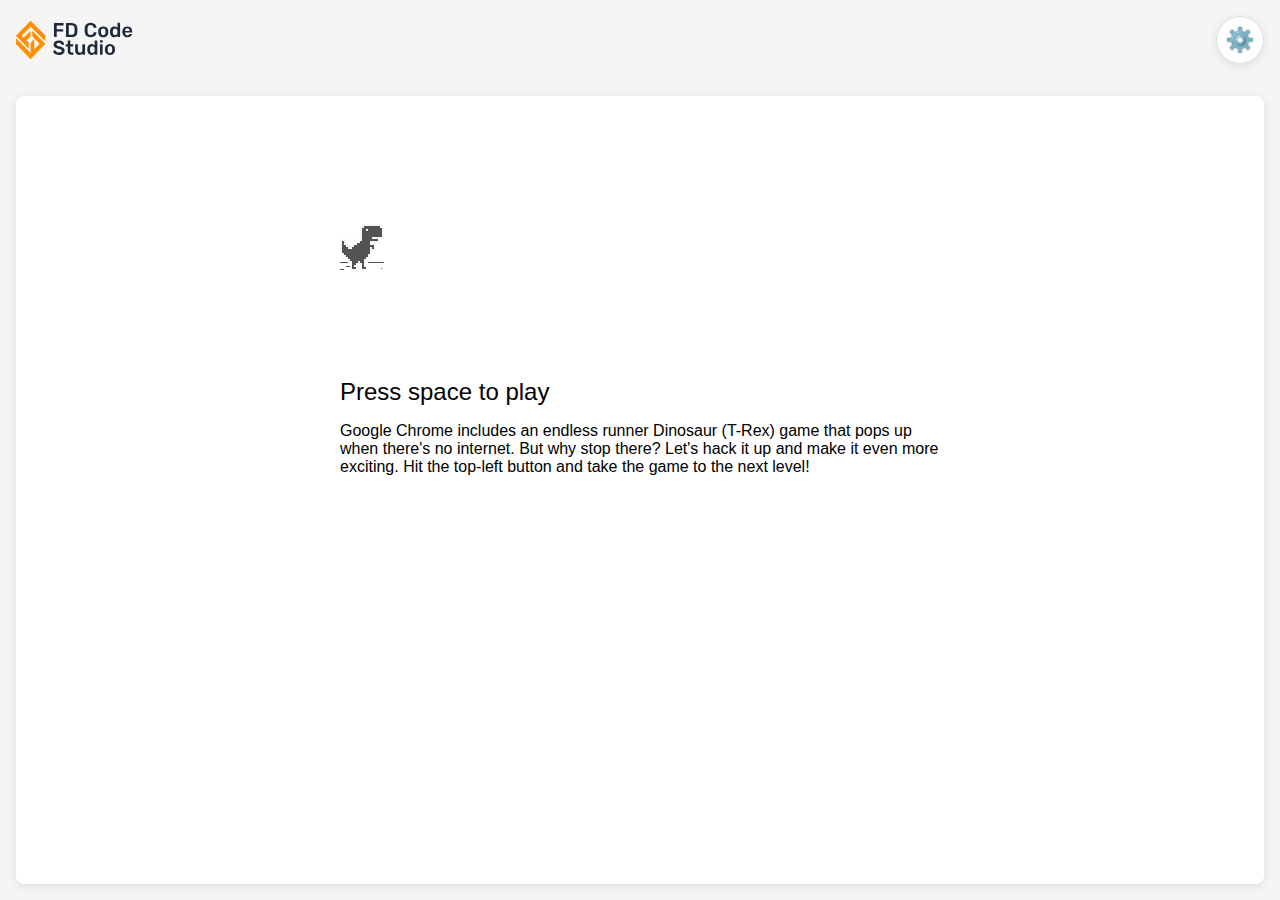
<file: ai-app/gesture-chrome-dino/index.html>
<!doctype html><html><head><meta charset="utf-8"><meta name="viewport" content="width=device-width,initial-scale=1,maximum-scale=1,user-scalable=no"><title>Gesture Chrome Dino - FD Code Studio</title><link rel="icon" type="image/x-icon" href="favicon.ico"><link href="https://fonts.googleapis.com/css?family=Open+Sans" rel="stylesheet"><script type="module" crossorigin src="./assets/index-75EWeMRL.js"></script><link rel="stylesheet" crossorigin href="./assets/index-CJMZQvjC.css"></head><body class="offline"><header><img src="./assets/logo-DXx_zh1o.svg" alt="FD Code Studio Logo"> <button id="togglePanel" class="toggle-btn"><span class="toggle-icon">⚙️</span></button></header><div class="camera-container hidden"><video id="camera-video" autoplay playsinline muted></video><div id="camera-message">Info: Not started</div></div><div class="container"><div class="panel hidden" id="cheatPanel"><div class="card"><div class="card-header"><h3>Control Mode</h3></div><div class="card-content"><div class="tabs"><button class="tab active" data-mode="keyboard">Keyboard Only</button> <button class="tab" data-mode="gesture">With Gesture</button></div></div></div><div class="card camera-card hidden"><div class="card-header"><h3>Camera View</h3></div><div class="card-content"></div></div><div class="card"><div class="card-header"><h3>Cheat Panel</h3></div><div class="card-content"><div class="control-row"><span>God Mode</span> <label class="switch"><input type="checkbox" id="godMode"> <span class="slider"></span></label></div><div class="control-row"><span>Walk in Air</span> <label class="switch"><input type="checkbox" id="walkInAir"> <span class="slider"></span></label></div><div class="control-row"><span>Auto-play (only normal speed)</span> <label class="switch"><input type="checkbox" id="autoPlay"> <span class="slider"></span></label></div><div class="control-group"><span>Speed</span><div class="button-group"><button class="option-btn" data-speed="slow">Slow</button> <button class="option-btn active" data-speed="normal">Normal</button> <button class="option-btn" data-speed="fast">Fast</button></div></div><div class="control-group"><span>Jump Height</span><div class="button-group"><button class="option-btn active" data-jump="normal">Normal</button> <button class="option-btn" data-jump="high">High</button></div></div><div class="control-group"><span>Set Score (max 99999)</span><div class="score-input"><input type="number" id="scoreInput" max="99999" value="0"> <button id="setScoreBtn">Set</button></div></div></div></div><div class="card"><div class="card-header"><h3>More Settings</h3></div><div class="card-content"><div class="control-row"><span>Hide Text</span> <label class="switch"><input type="checkbox" id="hideText"> <span class="slider"></span></label></div></div></div></div><div class="game-container"><div class="interstitial-wrapper"><div id="main-content"><div class="icon icon-offline" alt=""></div></div><div id="offline-resources"><img id="offline-resources-1x" src="[data-uri]"> <img id="offline-resources-2x" src="[data-uri]"><template id="audio-resources"><audio id="offline-sound-press" src="[data-uri]"></audio><audio id="offline-sound-hit" src="[data-uri]"></audio><audio id="offline-sound-reached" src="[data-uri]"></audio></template></div></div><div class="text-wrapper"><h1 id="main-message">Press space to play</h1><p>Google Chrome includes an endless runner Dinosaur (T-Rex) game that pops up when there's no internet. But why stop there? Let's hack it up and make it even more exciting. Hit the top-left button and take the game to the next level!</p></div></div></div></body></html>
</file>
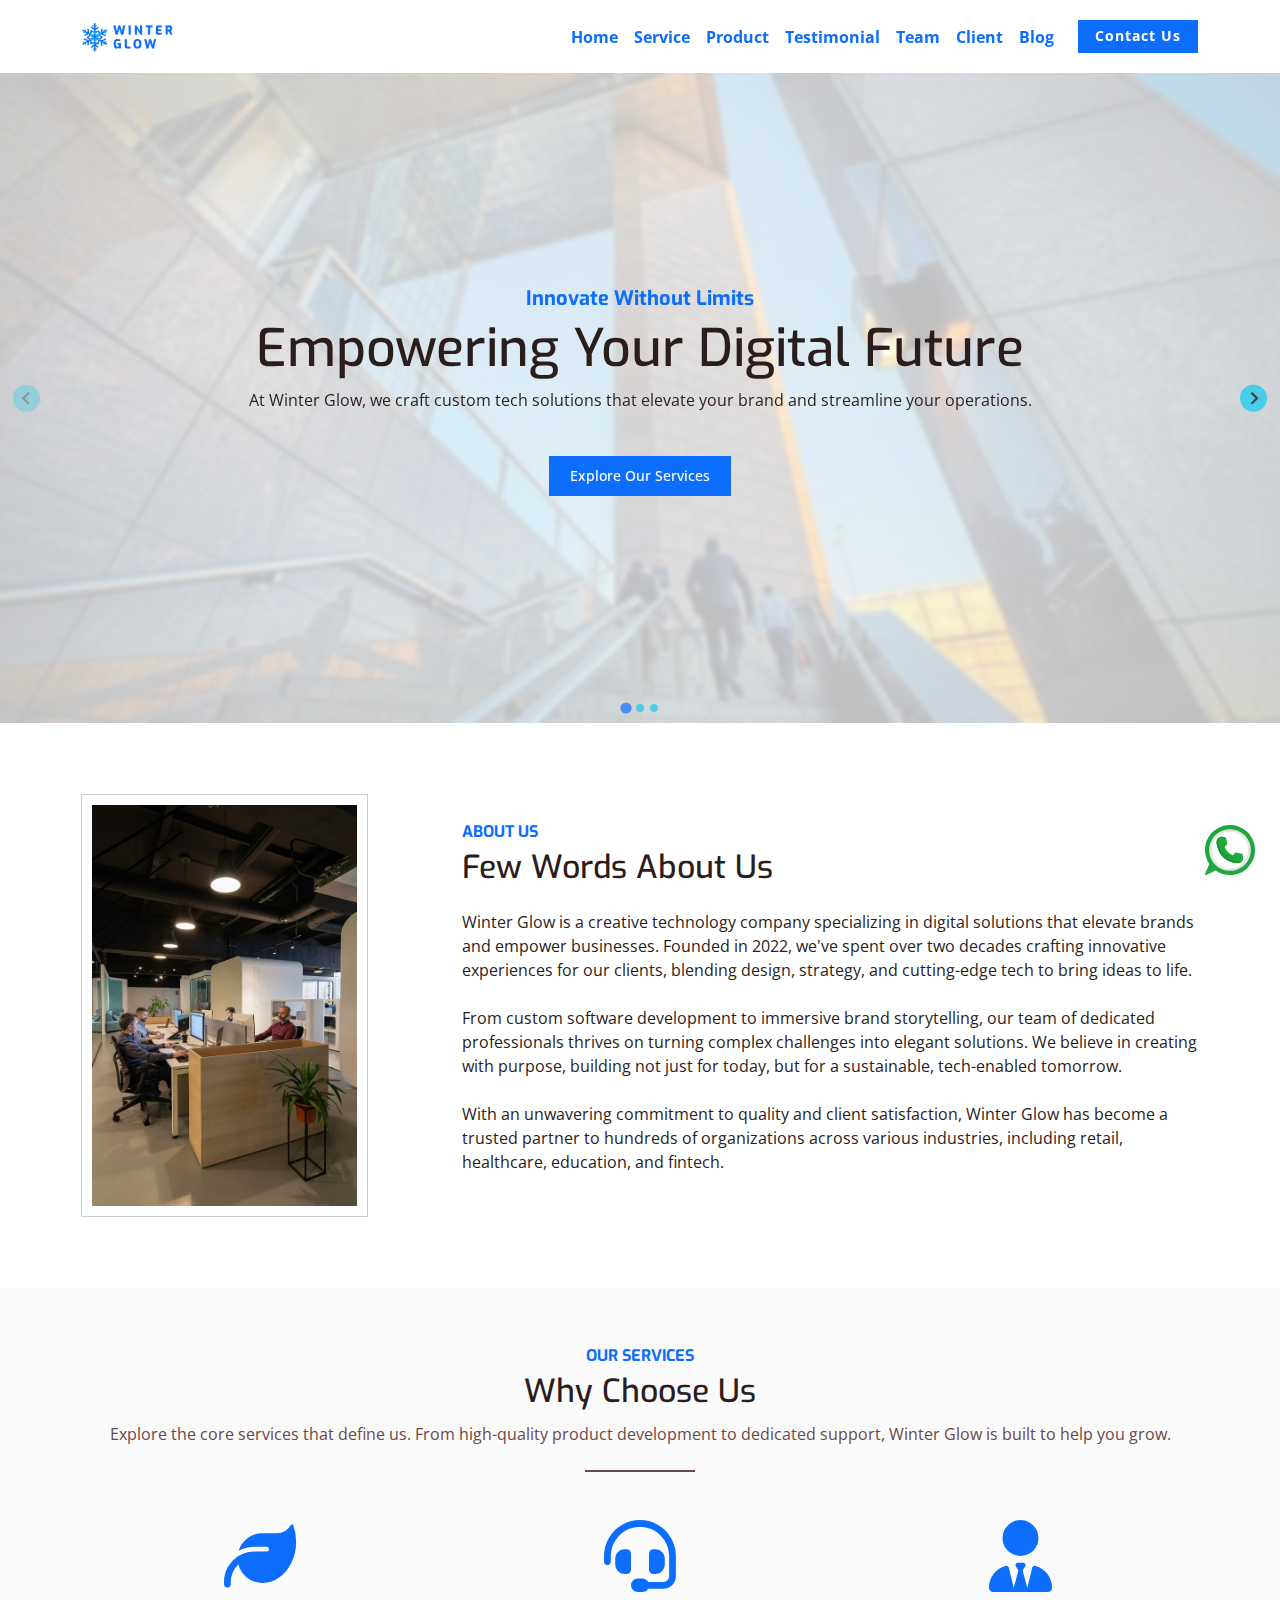
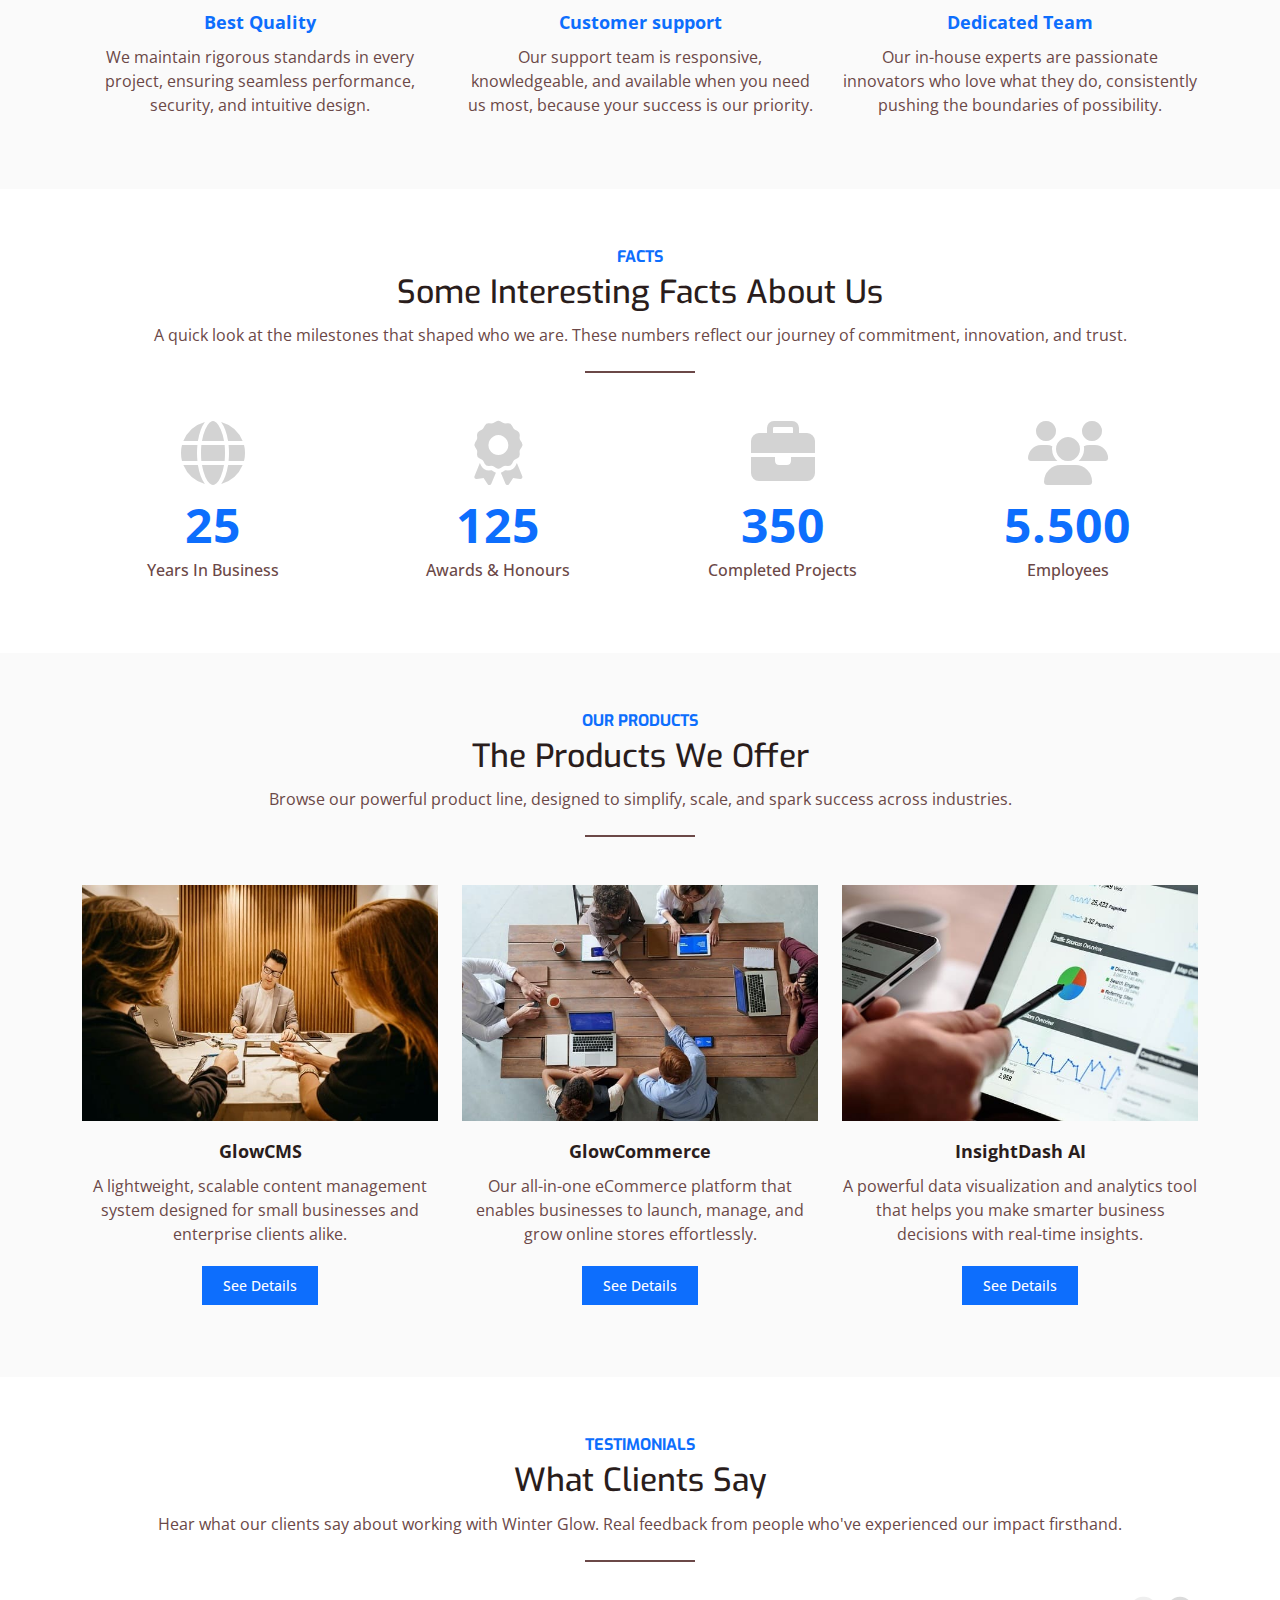
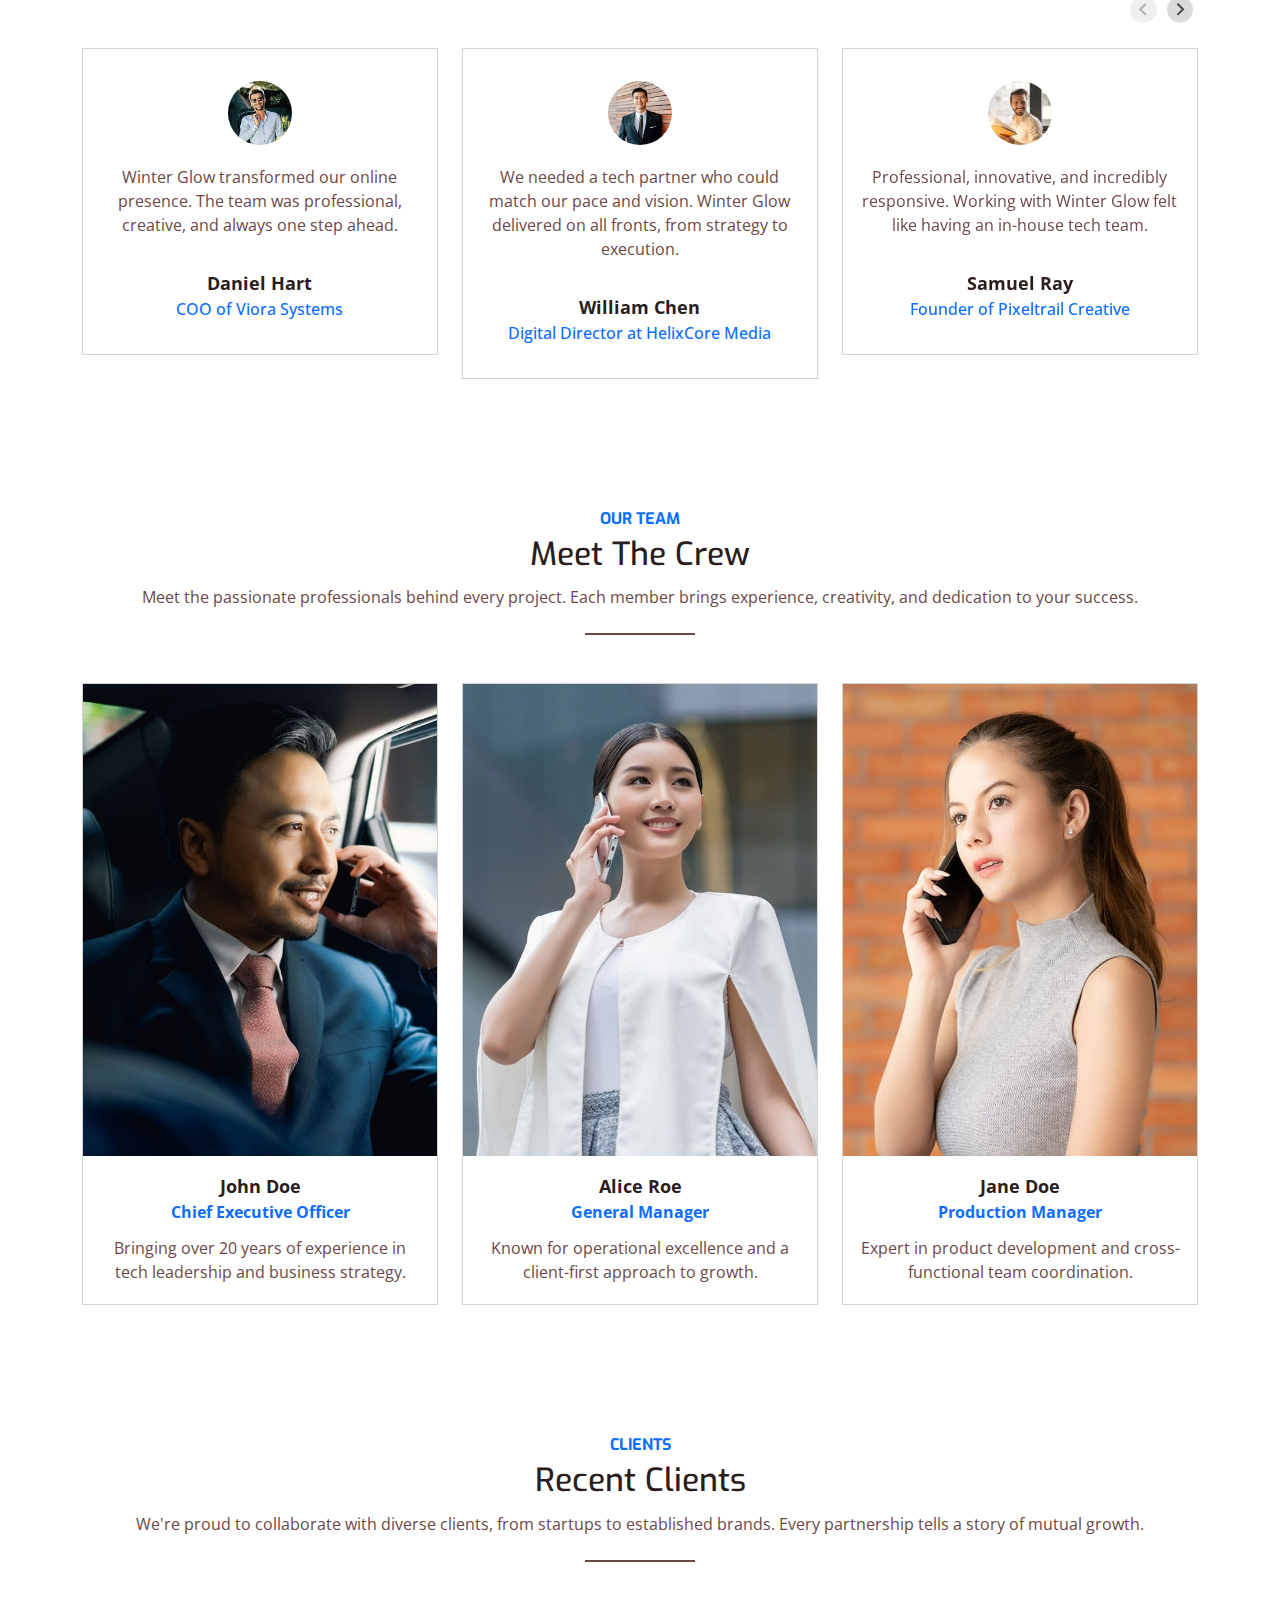
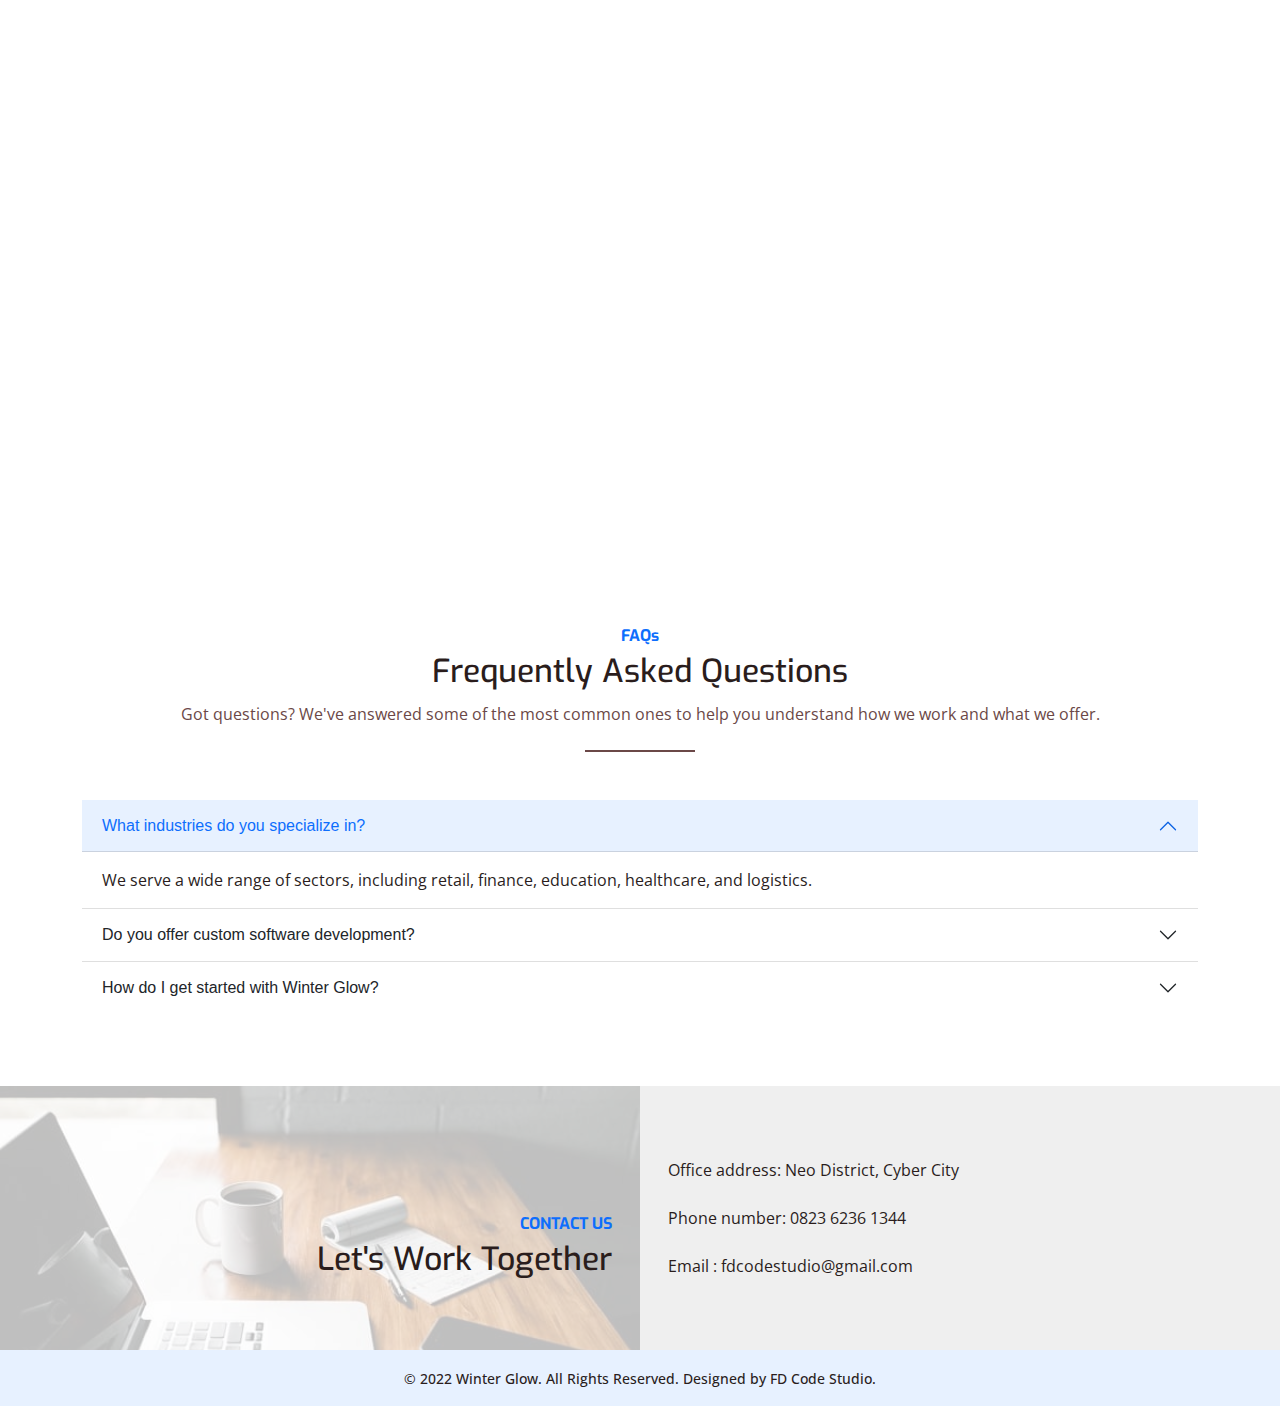
<file: web-page/company-profile-3/index.html>
<!DOCTYPE html><html lang="en-US"><head><meta charset="UTF-8"><meta http-equiv="X-UA-Compatible" content="IE=edge"><meta name="viewport" content="width=device-width,initial-scale=1"><link rel="preconnect" href="https://fonts.googleapis.com"><link rel="preconnect" href="https://fonts.gstatic.com" crossorigin><link rel="icon" type="image/x-icon" href="favicon.ico"><title>Winter Glow - FD Code Studio</title><meta name="robots" content="max-image-preview:large"><link rel="dns-prefetch" href="//fonts.googleapis.com"><link rel="dns-prefetch" href="//cdnjs.cloudflare.com"><link rel="dns-prefetch" href="//s.w.org"><link rel="stylesheet" href="https://fonts.googleapis.com/css?family=Exo%3Awght%40500%2C700%7COpen+Sans%3Awght%40400%2C500%2C700&#038;display=swap&#038;ver=1.0.0"><link rel="stylesheet" href="https://cdnjs.cloudflare.com/ajax/libs/font-awesome/6.1.1/css/all.min.css?ver=6.1.1"><script type="module" crossorigin src="./assets/main-ClZ5vFEo.js"></script><link rel="stylesheet" crossorigin href="./assets/main-BTTeqz5Y.css"></head><body class="wing"><nav class="navbar navbar-transparent fixed-top navbar-expand-lg navbar-light bg-light shadow-sm"><div class="container"><a href="index.html" class="navbar-brand"><img src="./assets/logo-DswuU9zK.png" alt="Winter Glow" height="30" class="d-inline-block align-text-top"> </a><button class="navbar-toggler" type="button" data-bs-toggle="offcanvas" data-bs-target="#offcanvasNavbar" aria-controls="offcanvasNavbar"><div class="navbar-toggler-bar"></div><div class="navbar-toggler-bar"></div><div class="navbar-toggler-bar"></div></button><div class="offcanvas offcanvas-start" tabindex="-1" id="offcanvasNavbar" aria-labelledby="offcanvasNavbarLabel"><div class="offcanvas-header"><h5 class="offcanvas-title invisible" id="offcanvasNavbarLabel">Offcanvas</h5><button type="button" class="btn-close text-reset" data-bs-dismiss="offcanvas" aria-label="Close"></button></div><div class="offcanvas-body"><ul id="menu-primary-menu" class="navbar-nav justify-content-end flex-wrap flex-grow-1"><li class="nav-item"><a href="#" class="nav-link">Home</a></li><li class="nav-item"><a href="#wing-service" class="nav-link">Service</a></li><li class="nav-item"><a href="#wing-product" class="nav-link">Product</a></li><li class="nav-item"><a href="#wing-testimonial" class="nav-link">Testimonial</a></li><li class="nav-item"><a href="#wing-team" class="nav-link">Team</a></li><li class="nav-item"><a href="#wing-client" class="nav-link">Client</a></li><li class="nav-item"><a href="blog.html" class="nav-link">Blog</a></li></ul><div class="d-flex pt-4 pt-lg-0 ps-lg-3"><a href="#wing-contact" class="navbar-button btn">Contact Us</a></div></div></div></div></nav><main><h1 id="hero-title" class="visually-hidden">Winter Glow - FD Code Studio</h1><header id="wing-banner"><div id="banner-slider" class="splide" aria-label="Banner Slider"><div class="splide__track"><ul class="splide__list text-center"><li class="splide__slide" style="background-color:#d3d3d3;background-image:url(./assets/banner-1-BmtC11Hp.jpg)"><div class="overlay"></div><div class="container"><p class="banner-subtitle">Innovate Without Limits</p><h2 class="banner-title">Empowering Your Digital Future</h2><p class="banner-description">At Winter Glow, we craft custom tech solutions that elevate your brand and streamline your operations.</p><a href="#wing-service" class="banner-button btn">Explore Our Services</a></div></li><li class="splide__slide" style="background-color:#d3d3d3;background-image:url(./assets/banner-2-UDcjsu9F.jpg)"><div class="overlay"></div><div class="container"><p class="banner-subtitle">Built for Visionaries</p><h2 class="banner-title">Your Vision, Our Technology</h2><p class="banner-description">Whether you're a startup or enterprise, we provide scalable, secure, and smart digital experiences tailored for growth.</p><a href="#wing-contact" class="banner-button btn">Get in Touch</a></div></li><li class="splide__slide" style="background-color:#d3d3d3;background-image:url(./assets/banner-3-D3BakloU.jpg)"><div class="overlay"></div><div class="container"><p class="banner-subtitle">From Ideas to Impact</p><h2 class="banner-title">Driven by Passion, Backed by Tech</h2><p class="banner-description">Our expert team transforms your business goals into cutting-edge digital products, delivered on time and with purpose.</p><a href="#wing-testimonial" class="banner-button btn">See Our Work</a></div></li></ul></div></div></header><section id="wing-about-us" class="section"><div class="container text-center text-lg-start"><div class="row align-items-center"><div class="col-lg-4"><img width="1" height="1" src="./assets/about-us-BXrv8mjX.jpg" class="about-us-image" alt="" loading="lazy"></div><div class="col-lg-8"><p class="section-subtitle">ABOUT US</p><h2 class="section-title mb-4">Few Words About Us</h2><p class="about-us-description">Winter Glow is a creative technology company specializing in digital solutions that elevate brands and empower businesses. Founded in 2022, we've spent over two decades crafting innovative experiences for our clients, blending design, strategy, and cutting-edge tech to bring ideas to life.<br><br>From custom software development to immersive brand storytelling, our team of dedicated professionals thrives on turning complex challenges into elegant solutions. We believe in creating with purpose, building not just for today, but for a sustainable, tech-enabled tomorrow.<br><br>With an unwavering commitment to quality and client satisfaction, Winter Glow has become a trusted partner to hundreds of organizations across various industries, including retail, healthcare, education, and fintech.</p></div></div></div></section><section id="wing-service" class="section" style="background-color:#fafafa"><div class="container text-center"><p class="section-subtitle">OUR SERVICES</p><h2 class="section-title">Why Choose Us</h2><p class="section-description">Explore the core services that define us. From high-quality product development to dedicated support, Winter Glow is built to help you grow.</p><div class="grid excess-0"><div class="g-col-12 g-col-md-6 g-col-lg-4"><div class="service-card"><i class="service-icon fa-solid fa-leaf"></i><h3 class="service-name">Best Quality</h3><p class="service-description">We maintain rigorous standards in every project, ensuring seamless performance, security, and intuitive design.</p></div></div><div class="g-col-12 g-col-md-6 g-col-lg-4"><div class="service-card"><i class="service-icon fa-solid fa-headset"></i><h3 class="service-name">Customer support</h3><p class="service-description">Our support team is responsive, knowledgeable, and available when you need us most, because your success is our priority.</p></div></div><div class="g-col-12 g-col-md-6 g-col-lg-4"><div class="service-card"><i class="service-icon fa-solid fa-user-tie"></i><h3 class="service-name">Dedicated Team</h3><p class="service-description">Our in-house experts are passionate innovators who love what they do, consistently pushing the boundaries of possibility.</p></div></div></div></div></section><section id="wing-fact" class="section"><div class="container text-center"><p class="section-subtitle">FACTS</p><h2 class="section-title">Some Interesting Facts About Us</h2><p class="section-description">A quick look at the milestones that shaped who we are. These numbers reflect our journey of commitment, innovation, and trust.</p><div class="grid excess-0"><div class="g-col-12 g-col-md-6 g-col-lg-3"><div class="fact-card"><i class="fact-icon fa-solid fa-globe"></i><p class="fact-number">25</p><h3 class="fact-name">Years In Business</h3></div></div><div class="g-col-12 g-col-md-6 g-col-lg-3"><div class="fact-card"><i class="fact-icon fa-solid fa-award"></i><p class="fact-number">125</p><h3 class="fact-name">Awards &#038; Honours</h3></div></div><div class="g-col-12 g-col-md-6 g-col-lg-3"><div class="fact-card"><i class="fact-icon fa-solid fa-briefcase"></i><p class="fact-number">350</p><h3 class="fact-name">Completed Projects</h3></div></div><div class="g-col-12 g-col-md-6 g-col-lg-3"><div class="fact-card"><i class="fact-icon fa-solid fa-users"></i><p class="fact-number">5.500</p><h3 class="fact-name">Employees</h3></div></div></div></div></section><section id="wing-product" class="section" style="background-color:#fafafa"><div class="container text-center"><p class="section-subtitle">OUR PRODUCTS</p><h2 class="section-title">The Products We Offer</h2><p class="section-description">Browse our powerful product line, designed to simplify, scale, and spark success across industries.</p><div class="grid excess-0"><div class="g-col-12 g-col-md-6 g-col-lg-4"><div class="product-card"><img width="1" height="1" src="./assets/product-1-DU2nb1Ez.jpg" class="product-image wp-post-image" alt="" loading="lazy"><h3 class="product-name">GlowCMS</h3><p class="product-description">A lightweight, scalable content management system designed for small businesses and enterprise clients alike.</p><a href="#" class="product-button btn">See Details</a></div></div><div class="g-col-12 g-col-md-6 g-col-lg-4"><div class="product-card"><img width="1" height="1" src="./assets/product-2-TQ405Qdj.jpg" class="product-image wp-post-image" alt="" loading="lazy"><h3 class="product-name">GlowCommerce</h3><p class="product-description">Our all-in-one eCommerce platform that enables businesses to launch, manage, and grow online stores effortlessly.</p><a href="#" class="product-button btn">See Details</a></div></div><div class="g-col-12 g-col-md-6 g-col-lg-4"><div class="product-card"><img width="1" height="1" src="./assets/product-3-DoEIo1kE.jpg" class="product-image wp-post-image" alt="" loading="lazy"><h3 class="product-name">InsightDash AI</h3><p class="product-description">A powerful data visualization and analytics tool that helps you make smarter business decisions with real-time insights.</p><a href="#" class="product-button btn">See Details</a></div></div></div></div></section><section id="wing-testimonial" class="section"><div class="container text-center"><p class="section-subtitle">TESTIMONIALS</p><h2 class="section-title">What Clients Say</h2><p class="section-description">Hear what our clients say about working with Winter Glow. Real feedback from people who've experienced our impact firsthand.</p><div id="testimonial-slider" data-column="3" class="splide" aria-label="Testimonial Slider"><div class="splide__track"><ul class="splide__list"><li class="splide__slide"><div class="testimonial-card"><img width="1" height="1" src="./assets/testimonial-1-zaWZLGfd.jpg" class="testimonial-photo wp-post-image" alt="" loading="lazy"><p class="testimonial-quote">Winter Glow transformed our online presence. The team was professional, creative, and always one step ahead.</p><h3 class="testimonial-name">Daniel Hart</h3><p class="testimonial-company">COO of Viora Systems</p></div></li><li class="splide__slide"><div class="testimonial-card"><img width="1" height="1" src="./assets/testimonial-2-BW-ioIDn.jpg" class="testimonial-photo wp-post-image" alt="" loading="lazy"><p class="testimonial-quote">We needed a tech partner who could match our pace and vision. Winter Glow delivered on all fronts, from strategy to execution.</p><h3 class="testimonial-name">William Chen</h3><p class="testimonial-company">Digital Director at HelixCore Media</p></div></li><li class="splide__slide"><div class="testimonial-card"><img width="1" height="1" src="[data-uri]" class="testimonial-photo wp-post-image" alt="" loading="lazy"><p class="testimonial-quote">Professional, innovative, and incredibly responsive. Working with Winter Glow felt like having an in-house tech team.</p><h3 class="testimonial-name">Samuel Ray</h3><p class="testimonial-company">Founder of Pixeltrail Creative</p></div></li><li class="splide__slide"><div class="testimonial-card"><img width="1" height="1" src="[data-uri]" class="testimonial-photo wp-post-image" alt="" loading="lazy"><p class="testimonial-quote">Their InsightDash AI product helped us uncover insights we didn't know existed. It changed how we do business.</p><h3 class="testimonial-name">Rafiq Hassan</h3><p class="testimonial-company">E-commerce Manager at NovaMart</p></div></li></ul></div></div></div></section><section id="wing-team" class="section"><div class="container text-center"><p class="section-subtitle">OUR TEAM</p><h2 class="section-title">Meet The Crew</h2><p class="section-description">Meet the passionate professionals behind every project. Each member brings experience, creativity, and dedication to your success.</p><div class="grid excess-0"><div class="g-col-12 g-col-md-6 g-col-lg-4"><div class="team-card"><img width="1" height="1" src="./assets/team-1-B5BL4bgx.jpg" class="team-photo wp-post-image" alt="" loading="lazy"><h3 class="team-name">John Doe</h3><p class="team-position">Chief Executive Officer</p><p class="team-quote">Bringing over 20 years of experience in tech leadership and business strategy.</p></div></div><div class="g-col-12 g-col-md-6 g-col-lg-4"><div class="team-card"><img width="1" height="1" src="./assets/team-2--mA8BP4P.jpg" class="team-photo wp-post-image" alt="" loading="lazy"><h3 class="team-name">Alice Roe</h3><p class="team-position">General Manager</p><p class="team-quote">Known for operational excellence and a client-first approach to growth.</p></div></div><div class="g-col-12 g-col-md-6 g-col-lg-4"><div class="team-card"><img width="1" height="1" src="./assets/team-3-ulj1rD5v.jpg" class="team-photo wp-post-image" alt="" loading="lazy"><h3 class="team-name">Jane Doe</h3><p class="team-position">Production Manager</p><p class="team-quote">Expert in product development and cross-functional team coordination.</p></div></div></div></div></section><section id="wing-client" class="section"><div class="container text-center"><p class="section-subtitle">CLIENTS</p><h2 class="section-title">Recent Clients</h2><p class="section-description">We're proud to collaborate with diverse clients, from startups to established brands. Every partnership tells a story of mutual growth.</p><div class="grid align-items-center excess-3"><div class="g-col-6 g-col-lg-3"><a href="#" class="client-card"><h3 class="visually-hidden">Client 1</h3><img width="1" height="1" src="[data-uri]" class="client-logo wp-post-image" alt="" loading="lazy"></a></div><div class="g-col-6 g-col-lg-3"><a href="#" class="client-card"><h3 class="visually-hidden">FD Code Studio</h3><img width="1" height="1" src="./assets/client-fdcodestudio-BxSY0yZ0.png" class="client-logo wp-post-image" alt="" loading="lazy"></a></div><div class="g-col-6 g-col-lg-3"><a href="#" class="client-card"><h3 class="visually-hidden">Client 2</h3><img width="1" height="1" src="[data-uri]" class="client-logo wp-post-image" alt="" loading="lazy"></a></div><div class="g-col-6 g-col-lg-3"><a href="#" class="client-card"><h3 class="visually-hidden">Client 3</h3><img width="1" height="1" src="[data-uri]" class="client-logo wp-post-image" alt="" loading="lazy"></a></div><div class="g-col-6 g-col-lg-3"><a href="#" class="client-card"><h3 class="visually-hidden">Client 4</h3><img width="1" height="1" src="[data-uri]" class="client-logo wp-post-image" alt="" loading="lazy"></a></div><div class="g-col-6 g-col-lg-3"><a href="#" class="client-card"><h3 class="visually-hidden">Client 5</h3><img width="1" height="1" src="[data-uri]" class="client-logo wp-post-image" alt="" loading="lazy"></a></div><div class="g-col-6 g-col-lg-3"><a href="#" class="client-card"><h3 class="visually-hidden">Client 5</h3><img width="1" height="1" src="[data-uri]" class="client-logo wp-post-image" alt="" loading="lazy"></a></div></div></div></section><section id="wing-faq" class="section"><div class="container text-center"><p class="section-subtitle">FAQs</p><h2 class="section-title">Frequently Asked Questions</h2><p class="section-description">Got questions? We've answered some of the most common ones to help you understand how we work and what we offer.</p><div class="accordion accordion-flush text-start" id="wing-faq-accordion"><div class="accordion-item"><h3 class="accordion-header" id="flush-heading-1"><button class="accordion-button" type="button" data-bs-toggle="collapse" data-bs-target="#flush-collapse-1" aria-expanded="false" aria-controls="flush-collapse-1">What industries do you specialize in?</button></h3><div id="flush-collapse-1" class="accordion-collapse collapse show" aria-labelledby="flush-heading-1" data-bs-parent="#wing-faq-accordion"><div class="accordion-body">We serve a wide range of sectors, including retail, finance, education, healthcare, and logistics.</div></div></div><div class="accordion-item"><h3 class="accordion-header" id="flush-heading-2"><button class="accordion-button collapsed" type="button" data-bs-toggle="collapse" data-bs-target="#flush-collapse-2" aria-expanded="false" aria-controls="flush-collapse-2">Do you offer custom software development?</button></h3><div id="flush-collapse-2" class="accordion-collapse collapse" aria-labelledby="flush-heading-2" data-bs-parent="#wing-faq-accordion"><div class="accordion-body">Absolutely. Our team specializes in building custom solutions tailored to your specific business needs.</div></div></div><div class="accordion-item"><h3 class="accordion-header" id="flush-heading-3"><button class="accordion-button collapsed" type="button" data-bs-toggle="collapse" data-bs-target="#flush-collapse-3" aria-expanded="false" aria-controls="flush-collapse-3">How do I get started with Winter Glow?</button></h3><div id="flush-collapse-3" class="accordion-collapse collapse" aria-labelledby="flush-heading-3" data-bs-parent="#wing-faq-accordion"><div class="accordion-body">Simply reach out to us via the contact page, and our team will schedule a free consultation.</div></div></div></div></div></section><section id="wing-contact" class="section" style="background-color:#efefef"><div class="overlay" style="background-image:url(./assets/contact-BAx2KSFJ.jpg)"></div><div class="container text-center"><div class="row"><div class="col-md text-md-end d-md-flex align-items-end justify-content-end mb-4 mb-md-0"><div><p class="section-subtitle">CONTACT US</p><h2 class="section-title mb-0">Let&#039;s Work Together</h2></div></div><div class="col-md text-md-start"><p class="contact-description">Office address: Neo District, Cyber City<br><br>Phone number: 0823 6236 1344<br><br>Email : fdcodestudio@gmail.com</p></div></div></div></section></main><a href="#" class="footer-btn to-top-btn"><img class="w-100" src="data:image/svg+xml,%3csvg%20width='24px'%20height='24px'%20viewBox='0%200%2024%2024'%20xmlns='http://www.w3.org/2000/svg'%3e%3cpath%20d='M19,20H5a1,1,0,0,0,0,2H19a1,1,0,0,0,0-2ZM8.71,7.71,11,5.41V17a1,1,0,0,0,2,0V5.41l2.29,2.3a1,1,0,0,0,1.42,0,1,1,0,0,0,0-1.42l-4-4a1,1,0,0,0-.33-.21,1,1,0,0,0-.76,0,1,1,0,0,0-.33.21l-4,4A1,1,0,1,0,8.71,7.71Z'/%3e%3c/svg%3e" alt="To Top Button"> </a><a href="https://wa.me/6282362361344" class="footer-btn wa-chat-btn" target="_blank" rel="nofollow noreferrer"><img class="w-100" src="data:image/svg+xml,%3c?xml%20version='1.0'%20encoding='iso-8859-1'?%3e%3c!--%20Generator:%20Adobe%20Illustrator%2019.0.0,%20SVG%20Export%20Plug-In%20.%20SVG%20Version:%206.00%20Build%200)%20--%3e%3csvg%20version='1.1'%20id='Layer_1'%20xmlns='http://www.w3.org/2000/svg'%20xmlns:xlink='http://www.w3.org/1999/xlink'%20x='0px'%20y='0px'%20viewBox='0%200%20512%20512'%20style='enable-background:new%200%200%20512%20512;'%20xml:space='preserve'%3e%3cpath%20style='fill:%2320A83E;'%20d='M437.019,74.98C388.668,26.628,324.38,0,256,0S123.333,26.628,74.98,74.98S0,187.62,0,256%20c0,51.485,15.154,100.938,43.874,143.34L0.69,500.106c-1.343,3.134-0.607,6.966,1.798,9.381c2.495,2.506,6.519,3.206,9.714,1.684%20l96.358-45.885C151.858,495.866,202.721,512,256,512c68.38,0,132.668-26.628,181.019-74.98C485.371,388.667,512,324.38,512,256%20S485.371,123.333,437.019,74.98z'/%3e%3ccircle%20style='fill:%23E5E5E5;'%20cx='256'%20cy='256'%20r='213.333'/%3e%3ccircle%20style='fill:%23FFFFFF;'%20cx='256'%20cy='256'%20r='187.733'/%3e%3cpath%20style='fill:%2320A83E;'%20d='M392.391,342.641l-7.673-41.561c-0.635-3.432-3.295-6.133-6.718-6.818l-60.339-12.067%20c-2.802-0.559-5.691,0.317-7.709,2.334l-24.514,24.514c-41.302-18.507-64.226-41.478-84.396-84.555l24.435-24.436%20c2.018-2.017,2.893-4.91,2.334-7.708l-12.068-60.34c-0.685-3.423-3.386-6.084-6.819-6.718l-41.561-7.673%20c-1.138-0.21-2.31-0.187-3.44,0.07c-10.974,2.494-20.987,8.023-28.956,15.994c-13.801,13.801-19.075,33.938-15.252,58.237%20c6.418,40.801,26.409,97.583,63.289,134.61l0.502,0.5c37.001,36.855,93.782,56.846,134.583,63.265%20c5.14,0.809,10.092,1.21,14.838,1.21c17.694,0,32.517-5.581,43.4-16.462c7.97-7.971,13.5-17.984,15.993-28.957%20C392.578,344.951,392.602,343.78,392.391,342.641z'/%3e%3cpath%20style='fill:%23189433;'%20d='M349.996,376.428c-4.747,0-9.698-0.401-14.838-1.21c-40.801-6.419-97.583-26.41-134.583-63.265%20l-0.502-0.5c-36.88-37.027-56.87-93.809-63.289-134.61c-3.323-21.118,0.236-39.088,10.283-52.492%20c-4.388,2.565-8.458,5.689-12.097,9.328c-13.801,13.801-19.075,33.938-15.252,58.237c6.418,40.801,26.409,97.583,63.289,134.61%20l0.502,0.5c37.001,36.855,93.782,56.846,134.583,63.265c5.14,0.809,10.092,1.21,14.838,1.21c17.694,0,32.517-5.581,43.4-16.462%20c1.974-1.974,3.797-4.075,5.463-6.284C372.747,373.836,362.037,376.428,349.996,376.428z'/%3e%3cg%3e%3c/g%3e%3cg%3e%3c/g%3e%3cg%3e%3c/g%3e%3cg%3e%3c/g%3e%3cg%3e%3c/g%3e%3cg%3e%3c/g%3e%3cg%3e%3c/g%3e%3cg%3e%3c/g%3e%3cg%3e%3c/g%3e%3cg%3e%3c/g%3e%3cg%3e%3c/g%3e%3cg%3e%3c/g%3e%3cg%3e%3c/g%3e%3cg%3e%3c/g%3e%3cg%3e%3c/g%3e%3c/svg%3e" alt="WhatsApp Chat Button"></a><footer><div class="container text-center">&copy; 2022 Winter Glow. All Rights Reserved. Designed by FD Code Studio.</div></footer></body></html>
</file>
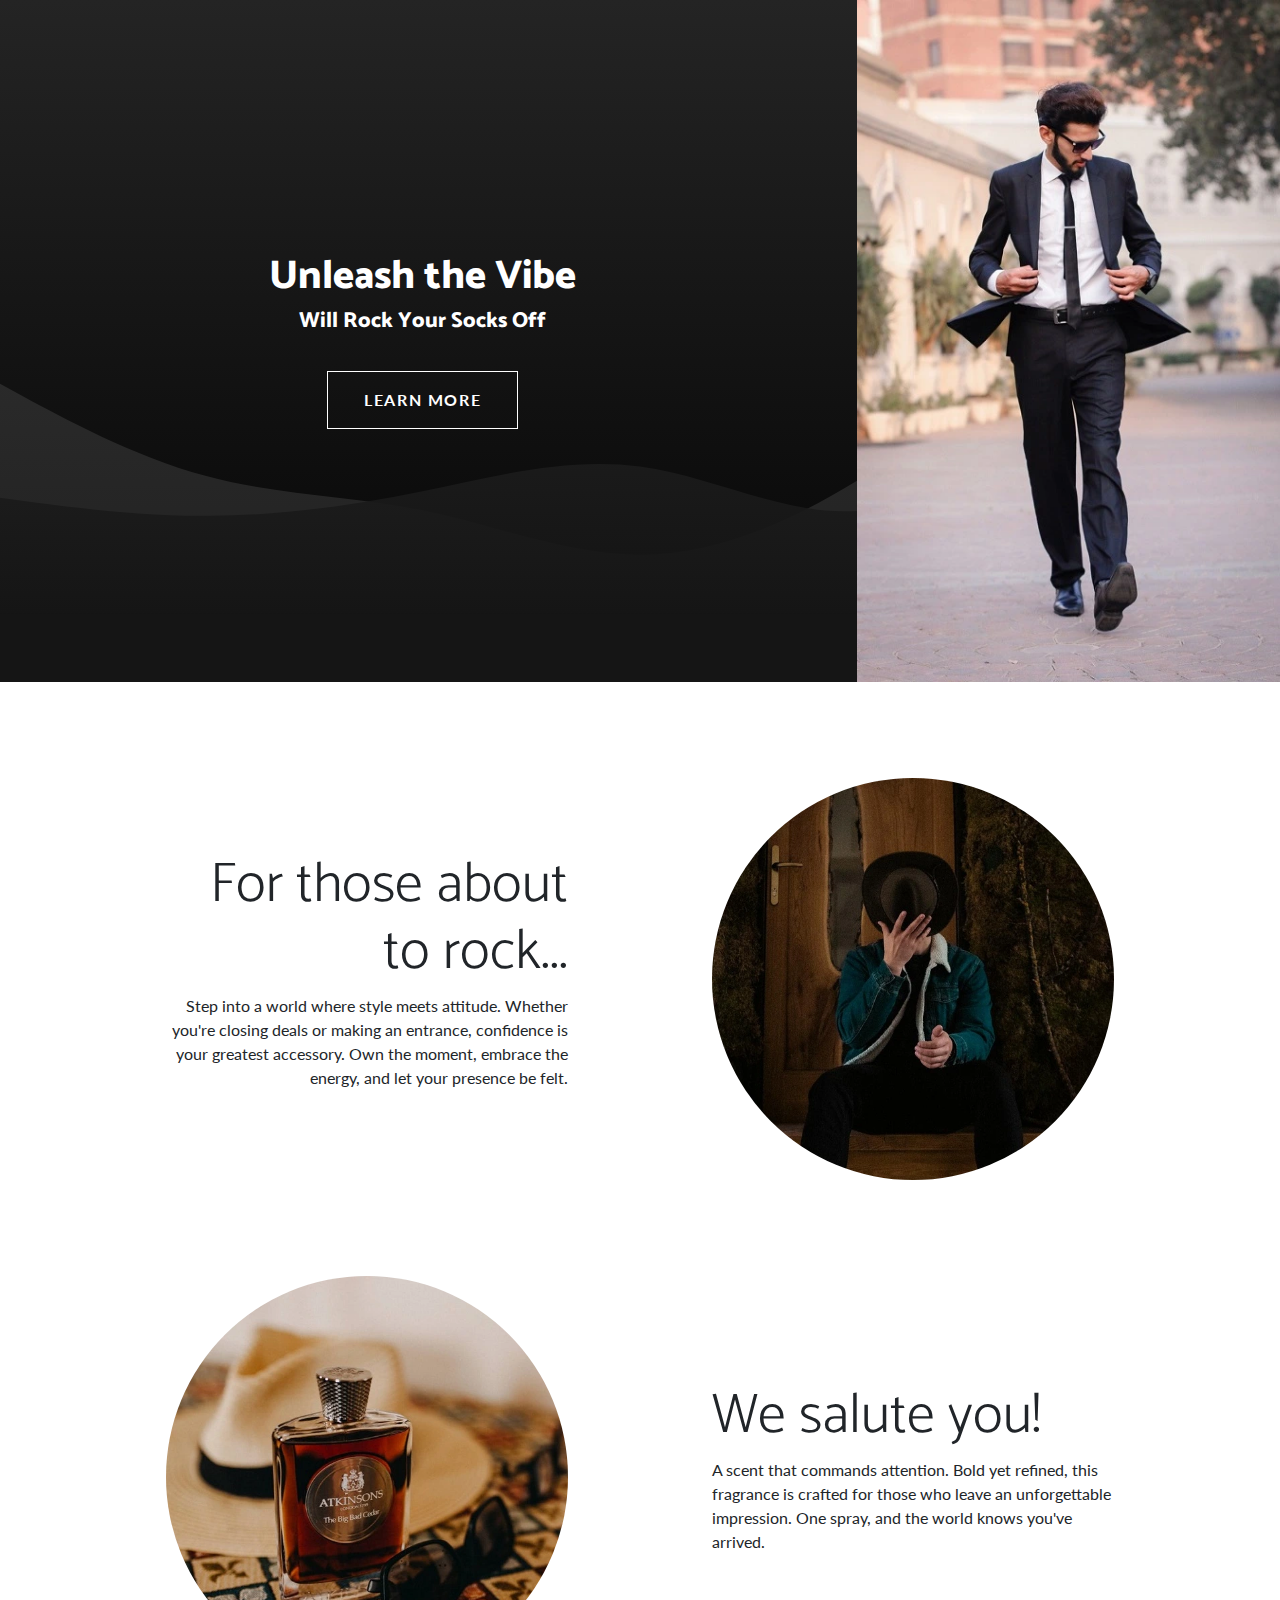
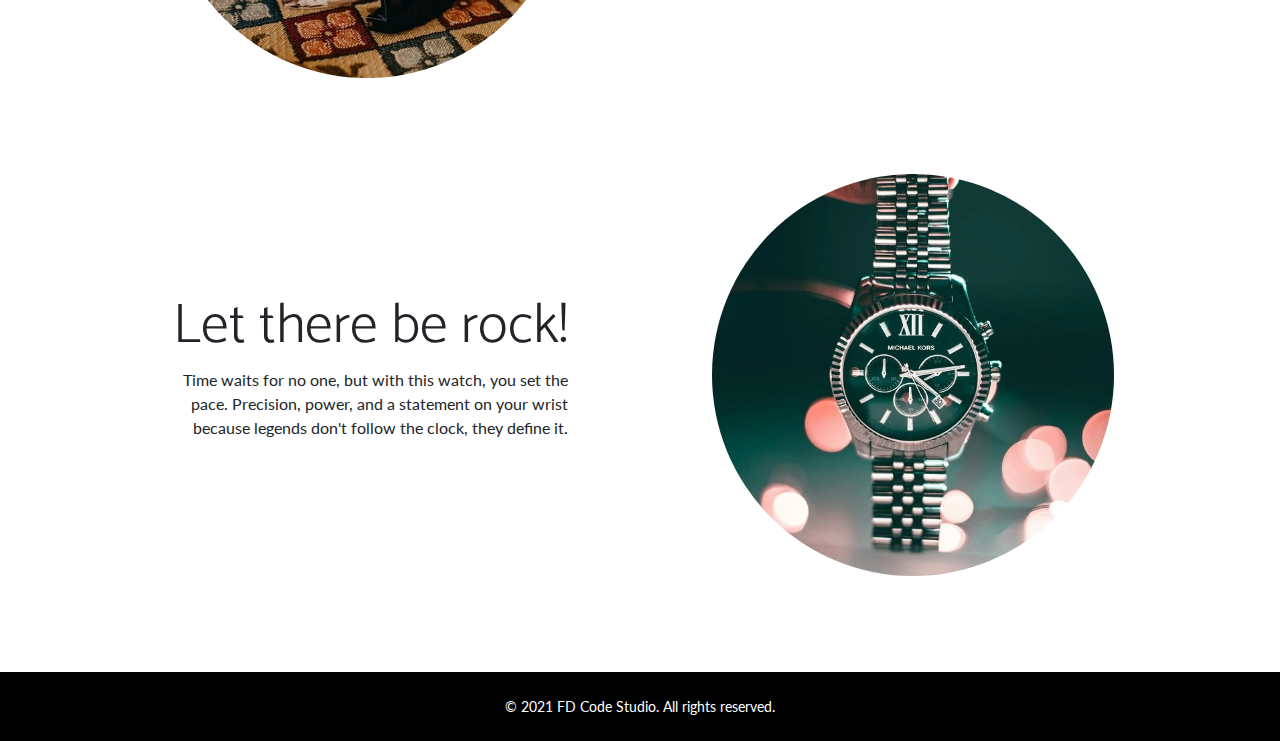
<file: web-page/landing-page-1/index.html>
<!DOCTYPE html><html lang="en"><head><meta charset="utf-8"><meta name="viewport" content="width=device-width,initial-scale=1,shrink-to-fit=no"><meta name="description" content=""><meta name="author" content=""><link rel="icon" type="image/x-icon" href="favicon.ico"><link href="https://fonts.googleapis.com/css?family=Catamaran:100,200,300,400,500,600,700,800,900" rel="stylesheet"><link href="https://fonts.googleapis.com/css?family=Lato:100,100i,300,300i,400,400i,700,700i,900,900i" rel="stylesheet"><title>Unleash the Vibe - FD Code Studio</title><script type="module" crossorigin src="./assets/index-Dr-sMduF.js"></script><link rel="stylesheet" crossorigin href="./assets/index-CgXT20Uo.css"></head><body id="page-top"><nav class="navbar navbar-expand-lg navbar-dark navbar-custom fixed-top d-none"><div class="container px-5"><a class="navbar-brand mx-auto" href="#page-top">Start Bootstrap</a></div></nav><header class="masthead text-white"><div class="masthead-content"><div class="container-fluid px-0"><div class="row"><div class="col col-7 col-lg-8 col-xxl-9 masthead-description"><div class="wrapper"><h1 class="masthead-heading">Unleash the Vibe</h1><h2 class="masthead-subheading">Will Rock Your Socks Off</h2><a class="btn btn-custom dbtn-xl" href="#scroll">Learn More</a></div><svg class="waves" viewBox="0 0 1440 490" version="1.1" xmlns="http://www.w3.org/2000/svg"><defs><linearGradient id="sw-gradient-0" x1="0" x2="0" y1="1" y2="0"><stop stop-color="rgba(33, 33, 33, 1)" offset="0%"></stop><stop stop-color="rgba(43, 43, 43, 1)" offset="100%"></stop></linearGradient></defs><path style="transform:translate(0,0);opacity:1" fill="url(#sw-gradient-0)" d="M0,98L60,130.7C120,163,240,229,360,261.3C480,294,600,294,720,318.5C840,343,960,392,1080,392C1200,392,1320,343,1440,269.5C1560,196,1680,98,1800,106.2C1920,114,2040,229,2160,236.8C2280,245,2400,147,2520,138.8C2640,131,2760,212,2880,236.8C3000,261,3120,229,3240,212.3C3360,196,3480,196,3600,212.3C3720,229,3840,261,3960,285.8C4080,310,4200,327,4320,318.5C4440,310,4560,278,4680,285.8C4800,294,4920,343,5040,359.3C5160,376,5280,359,5400,367.5C5520,376,5640,408,5760,400.2C5880,392,6000,343,6120,269.5C6240,196,6360,98,6480,106.2C6600,114,6720,229,6840,228.7C6960,229,7080,114,7200,73.5C7320,33,7440,65,7560,138.8C7680,212,7800,327,7920,383.8C8040,441,8160,441,8280,392C8400,343,8520,245,8580,196L8640,147L8640,490L8580,490C8520,490,8400,490,8280,490C8160,490,8040,490,7920,490C7800,490,7680,490,7560,490C7440,490,7320,490,7200,490C7080,490,6960,490,6840,490C6720,490,6600,490,6480,490C6360,490,6240,490,6120,490C6000,490,5880,490,5760,490C5640,490,5520,490,5400,490C5280,490,5160,490,5040,490C4920,490,4800,490,4680,490C4560,490,4440,490,4320,490C4200,490,4080,490,3960,490C3840,490,3720,490,3600,490C3480,490,3360,490,3240,490C3120,490,3000,490,2880,490C2760,490,2640,490,2520,490C2400,490,2280,490,2160,490C2040,490,1920,490,1800,490C1680,490,1560,490,1440,490C1320,490,1200,490,1080,490C960,490,840,490,720,490C600,490,480,490,360,490C240,490,120,490,60,490L0,490Z"></path><defs><linearGradient id="sw-gradient-1" x1="0" x2="0" y1="1" y2="0"><stop stop-color="rgba(18, 18, 18, 1)" offset="0%"></stop><stop stop-color="rgba(33, 33, 33, 1)" offset="100%"></stop></linearGradient></defs><path style="transform:translate(0,50px);opacity:.9" fill="url(#sw-gradient-1)" d="M0,245L60,253.2C120,261,240,278,360,277.7C480,278,600,261,720,236.8C840,212,960,180,1080,196C1200,212,1320,278,1440,269.5C1560,261,1680,180,1800,155.2C1920,131,2040,163,2160,220.5C2280,278,2400,359,2520,326.7C2640,294,2760,147,2880,130.7C3000,114,3120,229,3240,236.8C3360,245,3480,147,3600,89.8C3720,33,3840,16,3960,65.3C4080,114,4200,229,4320,294C4440,359,4560,376,4680,343C4800,310,4920,229,5040,179.7C5160,131,5280,114,5400,106.2C5520,98,5640,98,5760,122.5C5880,147,6000,196,6120,228.7C6240,261,6360,278,6480,310.3C6600,343,6720,392,6840,400.2C6960,408,7080,376,7200,334.8C7320,294,7440,245,7560,212.3C7680,180,7800,163,7920,171.5C8040,180,8160,212,8280,261.3C8400,310,8520,376,8580,408.3L8640,441L8640,490L8580,490C8520,490,8400,490,8280,490C8160,490,8040,490,7920,490C7800,490,7680,490,7560,490C7440,490,7320,490,7200,490C7080,490,6960,490,6840,490C6720,490,6600,490,6480,490C6360,490,6240,490,6120,490C6000,490,5880,490,5760,490C5640,490,5520,490,5400,490C5280,490,5160,490,5040,490C4920,490,4800,490,4680,490C4560,490,4440,490,4320,490C4200,490,4080,490,3960,490C3840,490,3720,490,3600,490C3480,490,3360,490,3240,490C3120,490,3000,490,2880,490C2760,490,2640,490,2520,490C2400,490,2280,490,2160,490C2040,490,1920,490,1800,490C1680,490,1560,490,1440,490C1320,490,1200,490,1080,490C960,490,840,490,720,490C600,490,480,490,360,490C240,490,120,490,60,490L0,490Z"></path></svg><div class="waves-block"></div></div><div class="col col-5 col-lg-4 col-xxl-3"><img class="masthead-avatar" src="./assets/masthead-CWWP163K.webp" alt="..."></div></div></div></div></header><section id="scroll" class="mt-5"><div class="container px-5"><div class="row gx-5 align-items-center"><div class="col-lg-6 order-lg-2"><div class="p-5"><img class="img-fluid rounded-circle" src="./assets/section-1-BaGRDSaA.webp" alt="..."></div></div><div class="col-lg-6 order-lg-1 text-center text-lg-end"><div class="p-lg-5"><h2 class="display-4">For those about to rock...</h2><p>Step into a world where style meets attitude. Whether you're closing deals or making an entrance, confidence is your greatest accessory. Own the moment, embrace the energy, and let your presence be felt.</p></div></div></div></div></section><section><div class="container px-5"><div class="row gx-5 align-items-center"><div class="col-lg-6"><div class="p-5"><img class="img-fluid rounded-circle" src="./assets/section-2-BgsYR-o-.webp" alt="..."></div></div><div class="col-lg-6 text-center text-lg-start"><div class="p-lg-5"><h2 class="display-4">We salute you!</h2><p>A scent that commands attention. Bold yet refined, this fragrance is crafted for those who leave an unforgettable impression. One spray, and the world knows you've arrived.</p></div></div></div></div></section><section class="mb-5"><div class="container px-5"><div class="row gx-5 align-items-center"><div class="col-lg-6 order-lg-2"><div class="p-5"><img class="img-fluid rounded-circle" src="./assets/section-3-DIdECUK3.webp" alt="..."></div></div><div class="col-lg-6 order-lg-1 text-center text-lg-end"><div class="p-lg-5"><h2 class="display-4">Let there be rock!</h2><p>Time waits for no one, but with this watch, you set the pace. Precision, power, and a statement on your wrist because legends don't follow the clock, they define it.</p></div></div></div></div></section><footer class="py-4 bg-black"><div class="container px-5"><p class="m-0 text-center text-white small">&copy; 2021 FD Code Studio. All rights reserved.</p></div></footer></body></html>
</file>
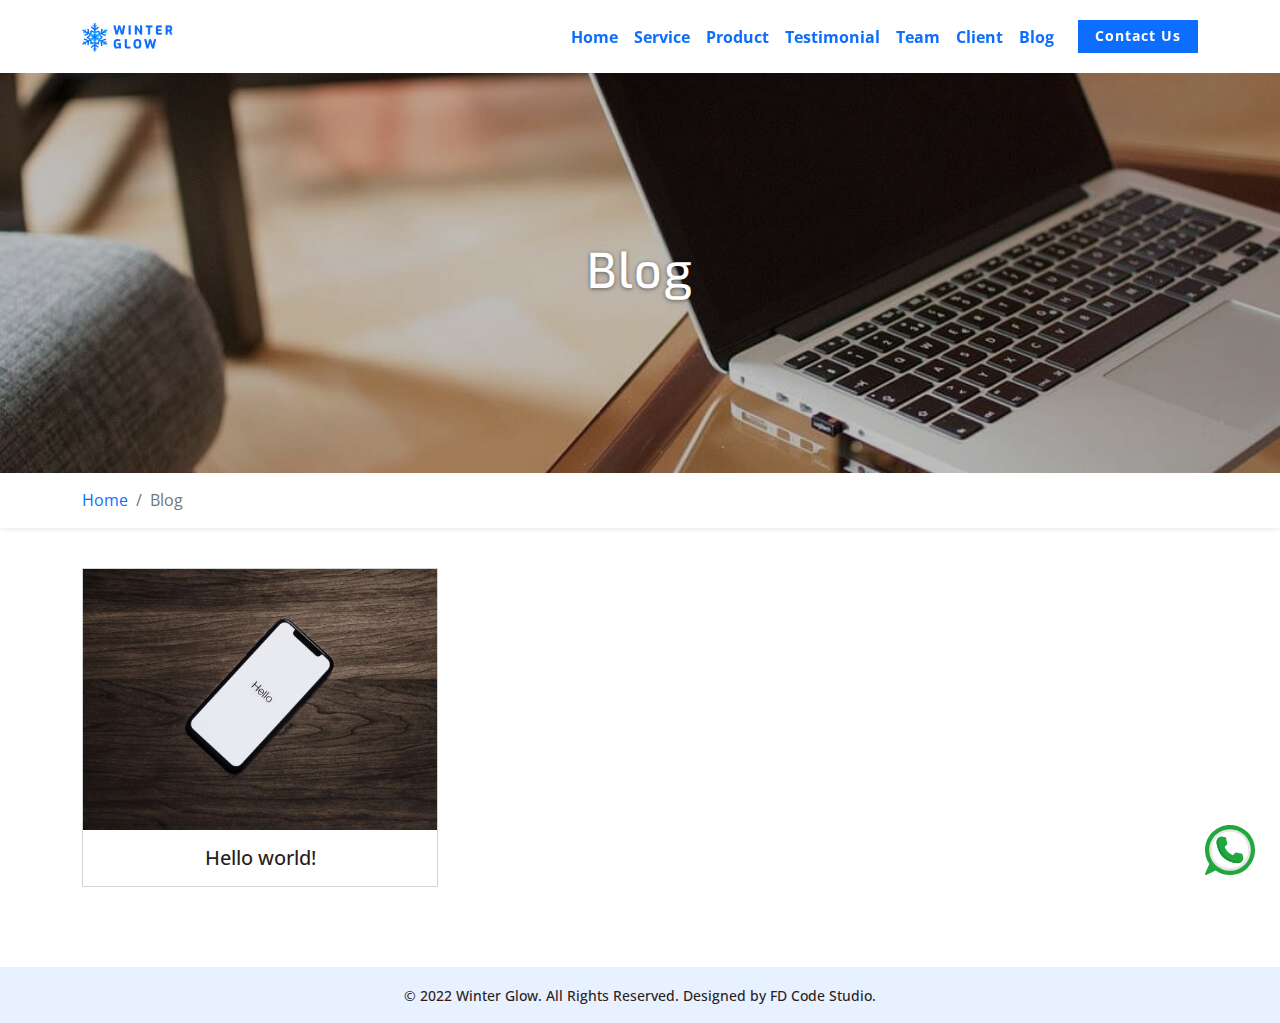
<file: web-page/company-profile-3/blog.html>
<!DOCTYPE html><html lang="en-US"><head><meta charset="UTF-8"><meta http-equiv="X-UA-Compatible" content="IE=edge"><meta name="viewport" content="width=device-width,initial-scale=1"><link rel="preconnect" href="https://fonts.googleapis.com"><link rel="preconnect" href="https://fonts.gstatic.com" crossorigin><link rel="icon" type="image/x-icon" href="favicon.ico"><title>Blog &bull; Winter Glow - FD Code Studio</title><meta name="robots" content="max-image-preview:large"><link rel="dns-prefetch" href="//fonts.googleapis.com"><link rel="dns-prefetch" href="//cdnjs.cloudflare.com"><link rel="dns-prefetch" href="//s.w.org"><link rel="stylesheet" href="https://fonts.googleapis.com/css?family=Exo%3Awght%40500%2C700%7COpen+Sans%3Awght%40400%2C500%2C700&#038;display=swap&#038;ver=1.0.0"><link rel="stylesheet" href="https://cdnjs.cloudflare.com/ajax/libs/font-awesome/6.1.1/css/all.min.css?ver=6.1.1"><script type="module" crossorigin src="./assets/main-ClZ5vFEo.js"></script><link rel="stylesheet" crossorigin href="./assets/main-BTTeqz5Y.css"></head><body class="blog wing"><nav class="navbar navbar-transparent fixed-top navbar-expand-lg navbar-light bg-light shadow-sm"><div class="container"><a href="index.html" class="navbar-brand"><img src="./assets/logo-DswuU9zK.png" alt="Winter Glow" height="30" class="d-inline-block align-text-top"> </a><button class="navbar-toggler" type="button" data-bs-toggle="offcanvas" data-bs-target="#offcanvasNavbar" aria-controls="offcanvasNavbar"><div class="navbar-toggler-bar"></div><div class="navbar-toggler-bar"></div><div class="navbar-toggler-bar"></div></button><div class="offcanvas offcanvas-start" tabindex="-1" id="offcanvasNavbar" aria-labelledby="offcanvasNavbarLabel"><div class="offcanvas-header"><h5 class="offcanvas-title invisible" id="offcanvasNavbarLabel">Offcanvas</h5><button type="button" class="btn-close text-reset" data-bs-dismiss="offcanvas" aria-label="Close"></button></div><div class="offcanvas-body"><ul id="menu-primary-menu" class="navbar-nav justify-content-end flex-wrap flex-grow-1"><li class="nav-item"><a href="index.html" class="nav-link">Home</a></li><li class="nav-item"><a href="index.html#wing-service" class="nav-link">Service</a></li><li class="nav-item"><a href="index.html#wing-product" class="nav-link">Product</a></li><li class="nav-item"><a href="index.html#wing-testimonial" class="nav-link">Testimonial</a></li><li class="nav-item"><a href="index.html#wing-team" class="nav-link">Team</a></li><li class="nav-item"><a href="index.html#wing-client" class="nav-link">Client</a></li><li class="nav-item"><a href="blog.html" class="nav-link">Blog</a></li></ul><div class="d-flex pt-4 pt-lg-0 ps-lg-3"><a href="index.html#wing-contact" class="navbar-button btn">Contact Us</a></div></div></div></div></nav><main><header style="background-image:url(./assets/blog-BUh-4xkv.jpg)"><div class="overlay"></div><div class="container position-relative"><h1>Blog</h1></div></header><nav class="breadcrumb-wrapper shadow-sm" aria-label="breadcrumb"><div class="container"><ol class="breadcrumb mb-0"><li class="breadcrumb-item"><a href="index.html">Home</a></li><li class="breadcrumb-item active" aria-current="page">Blog</li></ol></div></nav><main class="container text-center"><div class="grid"><div class="g-col-12 g-col-md-6 g-col-lg-4"><a href="blog-item.html" class="blog-card"><img width="1" height="1" src="./assets/blog-sample-DvedZzpY.jpg" class="blog-image wp-post-image" alt="" decoding="async"><h2 class="blog-title">Hello world!</h2></a></div></div></main></main><a href="#" class="footer-btn to-top-btn"><img class="w-100" src="data:image/svg+xml,%3csvg%20width='24px'%20height='24px'%20viewBox='0%200%2024%2024'%20xmlns='http://www.w3.org/2000/svg'%3e%3cpath%20d='M19,20H5a1,1,0,0,0,0,2H19a1,1,0,0,0,0-2ZM8.71,7.71,11,5.41V17a1,1,0,0,0,2,0V5.41l2.29,2.3a1,1,0,0,0,1.42,0,1,1,0,0,0,0-1.42l-4-4a1,1,0,0,0-.33-.21,1,1,0,0,0-.76,0,1,1,0,0,0-.33.21l-4,4A1,1,0,1,0,8.71,7.71Z'/%3e%3c/svg%3e" alt="To Top Button"> </a><a href="https://wa.me/6282362361344" class="footer-btn wa-chat-btn" target="_blank" rel="nofollow noreferrer"><img class="w-100" src="data:image/svg+xml,%3c?xml%20version='1.0'%20encoding='iso-8859-1'?%3e%3c!--%20Generator:%20Adobe%20Illustrator%2019.0.0,%20SVG%20Export%20Plug-In%20.%20SVG%20Version:%206.00%20Build%200)%20--%3e%3csvg%20version='1.1'%20id='Layer_1'%20xmlns='http://www.w3.org/2000/svg'%20xmlns:xlink='http://www.w3.org/1999/xlink'%20x='0px'%20y='0px'%20viewBox='0%200%20512%20512'%20style='enable-background:new%200%200%20512%20512;'%20xml:space='preserve'%3e%3cpath%20style='fill:%2320A83E;'%20d='M437.019,74.98C388.668,26.628,324.38,0,256,0S123.333,26.628,74.98,74.98S0,187.62,0,256%20c0,51.485,15.154,100.938,43.874,143.34L0.69,500.106c-1.343,3.134-0.607,6.966,1.798,9.381c2.495,2.506,6.519,3.206,9.714,1.684%20l96.358-45.885C151.858,495.866,202.721,512,256,512c68.38,0,132.668-26.628,181.019-74.98C485.371,388.667,512,324.38,512,256%20S485.371,123.333,437.019,74.98z'/%3e%3ccircle%20style='fill:%23E5E5E5;'%20cx='256'%20cy='256'%20r='213.333'/%3e%3ccircle%20style='fill:%23FFFFFF;'%20cx='256'%20cy='256'%20r='187.733'/%3e%3cpath%20style='fill:%2320A83E;'%20d='M392.391,342.641l-7.673-41.561c-0.635-3.432-3.295-6.133-6.718-6.818l-60.339-12.067%20c-2.802-0.559-5.691,0.317-7.709,2.334l-24.514,24.514c-41.302-18.507-64.226-41.478-84.396-84.555l24.435-24.436%20c2.018-2.017,2.893-4.91,2.334-7.708l-12.068-60.34c-0.685-3.423-3.386-6.084-6.819-6.718l-41.561-7.673%20c-1.138-0.21-2.31-0.187-3.44,0.07c-10.974,2.494-20.987,8.023-28.956,15.994c-13.801,13.801-19.075,33.938-15.252,58.237%20c6.418,40.801,26.409,97.583,63.289,134.61l0.502,0.5c37.001,36.855,93.782,56.846,134.583,63.265%20c5.14,0.809,10.092,1.21,14.838,1.21c17.694,0,32.517-5.581,43.4-16.462c7.97-7.971,13.5-17.984,15.993-28.957%20C392.578,344.951,392.602,343.78,392.391,342.641z'/%3e%3cpath%20style='fill:%23189433;'%20d='M349.996,376.428c-4.747,0-9.698-0.401-14.838-1.21c-40.801-6.419-97.583-26.41-134.583-63.265%20l-0.502-0.5c-36.88-37.027-56.87-93.809-63.289-134.61c-3.323-21.118,0.236-39.088,10.283-52.492%20c-4.388,2.565-8.458,5.689-12.097,9.328c-13.801,13.801-19.075,33.938-15.252,58.237c6.418,40.801,26.409,97.583,63.289,134.61%20l0.502,0.5c37.001,36.855,93.782,56.846,134.583,63.265c5.14,0.809,10.092,1.21,14.838,1.21c17.694,0,32.517-5.581,43.4-16.462%20c1.974-1.974,3.797-4.075,5.463-6.284C372.747,373.836,362.037,376.428,349.996,376.428z'/%3e%3cg%3e%3c/g%3e%3cg%3e%3c/g%3e%3cg%3e%3c/g%3e%3cg%3e%3c/g%3e%3cg%3e%3c/g%3e%3cg%3e%3c/g%3e%3cg%3e%3c/g%3e%3cg%3e%3c/g%3e%3cg%3e%3c/g%3e%3cg%3e%3c/g%3e%3cg%3e%3c/g%3e%3cg%3e%3c/g%3e%3cg%3e%3c/g%3e%3cg%3e%3c/g%3e%3cg%3e%3c/g%3e%3c/svg%3e" alt="WhatsApp Chat Button"></a><footer><div class="container text-center">&copy; 2022 Winter Glow. All Rights Reserved. Designed by FD Code Studio.</div></footer></body></html>
</file>
<file: ai-app/gesture-chrome-dino/assets/index-CJMZQvjC.css>
body,html{height:100%;margin:0;padding:0;width:100%}.icon{display:inline-block;-webkit-user-select:none;user-select:none}.icon-offline{content:-webkit-image-set(url([data-uri]) 1x,url([data-uri]) 2x);position:relative}.hidden{display:none}.offline .interstitial-wrapper{color:#2b2b2b;font-size:1em;height:200px;line-height:1.55;margin:0 auto;max-width:600px;width:100%}.offline .runner-container{top:35px;width:44px}.offline .runner-canvas,.offline .runner-container{height:150px;max-width:600px;overflow:hidden;position:absolute}.offline .runner-canvas{opacity:1;top:0;z-index:2}.offline .controller{background:#f7f7f71a;height:100vh;left:0;position:absolute;top:0;width:100vw;z-index:1}#offline-resources{display:none}@media (max-width:420px){.suggested-left>#control-buttons,.suggested-right>#control-buttons{float:none}.snackbar{border-radius:0;bottom:0;left:0;width:100%}}@media (max-height:350px){h1{margin:0 0 15px}.icon-offline{margin:0 0 10px}.interstitial-wrapper{margin-top:5%}.nav-wrapper{margin-top:30px}}@media (min-width:600px) and (max-width:736px) and (orientation:landscape){.offline .interstitial-wrapper{margin-left:0;margin-right:0}}@media (min-width:420px) and (max-width:736px) and (min-height:240px) and (max-height:420px) and (orientation:landscape){.interstitial-wrapper{margin-bottom:100px}}@media (min-height:240px) and (orientation:landscape){.icon-offline{margin-bottom:20px}}@media (max-height:320px) and (orientation:landscape){.icon-offline{margin-bottom:0}.offline .runner-container{top:10px}}@media (max-width:240px){.interstitial-wrapper{overflow:inherit;padding:0 8px}}.arcade-mode,.arcade-mode .runner-canvas,.arcade-mode .runner-container{image-rendering:pixelated;max-width:100%}.arcade-mode #buttons,.arcade-mode #main-content{opacity:0;overflow:hidden}.arcade-mode .interstitial-wrapper{max-width:100%;overflow:hidden}.arcade-mode .runner-container{left:0;margin:auto;right:0;transform-origin:top center;transition:transform .25s cubic-bezier(.4,0,1,1) .4s;z-index:2}*{box-sizing:border-box;font-family:Segoe UI,Tahoma,sans-serif;font-family:Arial,sans-serif}body{background-color:#f5f5f5}header{align-items:center;display:flex;justify-content:space-between;padding:1rem}header img{height:40px}.container{display:flex;flex-direction:row;gap:1rem;height:calc(100vh - 80px);padding:1rem;position:relative}.toggle-btn{background-color:#ffffffe6;border:1px solid #ddd;border-radius:50%;box-shadow:0 2px 10px #0000001a;color:#333;cursor:pointer;height:48px;transition:all .3s;width:48px;z-index:1000}.toggle-btn:hover{box-shadow:0 2px 15px #00000026;transform:rotate(30deg)}.toggle-icon{font-size:24px}.panel{background-color:#fff;border-radius:8px;box-shadow:0 4px 20px #0003;gap:16px;max-height:calc(100vh - 32px);min-width:500px;overflow-y:auto;padding:16px 16px 3rem;position:relative;scrollbar-color:#ddd #f5f5f5;scrollbar-width:thin;transition:transform .3s ease-in-out;width:500px;z-index:100}.panel::-webkit-scrollbar{width:8px}.panel::-webkit-scrollbar-track{background:#f5f5f5}.panel::-webkit-scrollbar-thumb{background-color:#ddd;border-radius:4px}.panel.hidden{height:100%;left:0;position:absolute;top:0;transform:translate(-110%)}.panel.visible{transform:translate(0)}.card{background-color:#fff;border-radius:8px;box-shadow:0 2px 8px #0000001a;margin-bottom:1rem}.card-header{border-bottom:1px solid #eee;padding:16px 16px 8px}.card-header h3{color:#333;font-size:18px;margin:0}.card-content{display:flex;flex-direction:column;gap:16px;padding:16px}.tabs{border:1px solid #ddd;border-radius:4px;display:flex;overflow:hidden;width:100%}.tab{background-color:#f5f5f5;border:none;color:#333;cursor:pointer;flex:1;padding:8px 16px;text-align:center;transition:background-color .2s}.tab.active{background-color:#222;color:#fff}.camera-container{background-color:#222;border-radius:4px;height:240px;overflow:hidden;position:relative;width:360px}.camera-container.floating{border-radius:8px;bottom:16px;box-shadow:0 4px 20px #0000004d;left:16px;position:fixed;width:360px;z-index:900}@media (max-width:450px){.camera-container{width:100%}}@media (max-width:400px){.camera-container.floating{width:calc(100% - 32px)}}#camera-video{height:100%;object-fit:cover;transform:scaleX(-1);width:100%}#camera-message{background-color:#000000b3;border-radius:4px;bottom:8px;color:#fff;font-size:14px;left:8px;padding:4px 8px;position:absolute}.control-row{align-items:center;display:flex;justify-content:space-between}.control-group{display:flex;flex-direction:column;gap:8px}.button-group{display:flex;gap:8px;width:100%}.option-btn{background-color:#f5f5f5;border:1px solid #ddd;border-radius:4px;color:#333;cursor:pointer;flex:1;padding:8px;text-align:center;transition:all .2s}.option-btn:hover{background-color:#e9e9e9}.option-btn.active{background-color:#222;border-color:#000;color:#fff}.switch{display:inline-block;height:24px;position:relative;width:48px}.switch input{height:0;opacity:0;width:0}.slider{background-color:#ccc;border-radius:24px;bottom:0;cursor:pointer;left:0;right:0;top:0}.slider,.slider:before{position:absolute;transition:.4s}.slider:before{background-color:#fff;border-radius:50%;bottom:3px;content:"";height:18px;left:3px;width:18px}input:checked+.slider{background-color:#222}input:checked+.slider:before{transform:translate(24px)}.score-input{display:flex;gap:8px}.score-input input{border:1px solid #ddd;border-radius:4px;flex:1;padding:8px}.score-input button{background-color:#222;border:none;border-radius:4px;color:#fff;cursor:pointer;padding:8px 16px}.score-input button:hover{background-color:#444}.game-container{background-color:#fff;border-radius:8px;box-shadow:0 2px 8px #0000001a;display:flex;flex-direction:column;overflow:hidden;padding:1rem 1rem 3rem;position:relative;width:100%}.game-container .text-wrapper{margin:50px auto 3rem;max-width:600px}.game-container .text-wrapper #main-message{font-size:24px;font-weight:500}@media (max-width:900px){.container{flex-direction:column;height:auto}.panel{height:auto;margin-top:0;max-height:80vh;min-width:0;overflow-y:auto;width:100%}.panel.hidden{height:auto;left:16px;transform:translateY(-110%);width:calc(100% - 32px)}.toggle-btn{left:16px;top:16px}}
</file>
<file: web-page/company-profile-3/assets/main-BTTeqz5Y.css>
@charset "UTF-8";:root{--bs-blue:#0d6efd;--bs-indigo:#6610f2;--bs-purple:#6f42c1;--bs-pink:#d63384;--bs-red:#dc3545;--bs-orange:#fd7e14;--bs-yellow:#ffc107;--bs-green:#198754;--bs-teal:#20c997;--bs-cyan:#0dcaf0;--bs-white:#fff;--bs-gray:#6c757d;--bs-gray-dark:#343a40;--bs-gray-100:#f8f9fa;--bs-gray-200:#e9ecef;--bs-gray-300:#dee2e6;--bs-gray-400:#ced4da;--bs-gray-500:#adb5bd;--bs-gray-600:#6c757d;--bs-gray-700:#495057;--bs-gray-800:#343a40;--bs-gray-900:#212529;--bs-primary:#0d6efd;--bs-secondary:#6c757d;--bs-success:#198754;--bs-info:#0dcaf0;--bs-warning:#ffc107;--bs-danger:#dc3545;--bs-light:#f8f9fa;--bs-dark:#212529;--bs-primary-rgb:13,110,253;--bs-secondary-rgb:108,117,125;--bs-success-rgb:25,135,84;--bs-info-rgb:13,202,240;--bs-warning-rgb:255,193,7;--bs-danger-rgb:220,53,69;--bs-light-rgb:248,249,250;--bs-dark-rgb:33,37,41;--bs-white-rgb:255,255,255;--bs-black-rgb:0,0,0;--bs-body-color-rgb:33,37,41;--bs-body-bg-rgb:255,255,255;--bs-font-sans-serif:system-ui,-apple-system,"Segoe UI",Roboto,"Helvetica Neue",Arial,"Noto Sans","Liberation Sans",sans-serif,"Apple Color Emoji","Segoe UI Emoji","Segoe UI Symbol","Noto Color Emoji";--bs-font-monospace:SFMono-Regular,Menlo,Monaco,Consolas,"Liberation Mono","Courier New",monospace;--bs-gradient:linear-gradient(180deg,hsla(0,0%,100%,.15),hsla(0,0%,100%,0));--bs-body-font-family:var(--bs-font-sans-serif);--bs-body-font-size:1rem;--bs-body-font-weight:400;--bs-body-line-height:1.5;--bs-body-color:#212529;--bs-body-bg:#fff}*,:after,:before{box-sizing:border-box}@media (prefers-reduced-motion:no-preference){:root{scroll-behavior:smooth}}body{background-color:var(--bs-body-bg);color:var(--bs-body-color);margin:0;text-align:var(--bs-body-text-align);-webkit-text-size-adjust:100%;-webkit-tap-highlight-color:rgba(0,0,0,0);font:var(--bs-body-font-weight) var(--bs-body-font-size)/var(--bs-body-line-height) var(--bs-body-font-family)}hr{background-color:currentColor;border:0;color:inherit;margin:1rem 0;opacity:.25}hr:not([size]){height:1px}.h1,.h2,.h3,.h4,.h5,.h6,h1,h2,h3,h4,h5,h6{font-weight:500;line-height:1.2;margin-bottom:.5rem;margin-top:0}.h1,h1{font-size:calc(1.375rem + 1.5vw)}@media (min-width:1200px){.h1,h1{font-size:2.5rem}}.h2,h2{font-size:calc(1.325rem + .9vw)}@media (min-width:1200px){.h2,h2{font-size:2rem}}.h3,h3{font-size:calc(1.3rem + .6vw)}@media (min-width:1200px){.h3,h3{font-size:1.75rem}}.h4,h4{font-size:calc(1.275rem + .3vw)}@media (min-width:1200px){.h4,h4{font-size:1.5rem}}.h5,h5{font-size:1.25rem}.h6,h6{font-size:1rem}p{margin-bottom:1rem;margin-top:0}abbr[data-bs-original-title],abbr[title]{cursor:help;text-decoration:underline dotted;text-decoration-skip-ink:none}address{font-style:normal;line-height:inherit;margin-bottom:1rem}ol,ul{padding-left:2rem}dl,ol,ul{margin-bottom:1rem;margin-top:0}ol ol,ol ul,ul ol,ul ul{margin-bottom:0}dt{font-weight:700}dd{margin-bottom:.5rem;margin-left:0}blockquote{margin:0 0 1rem}b,strong{font-weight:bolder}.small,small{font-size:.875em}.mark,mark{background-color:#fcf8e3;padding:.2em}sub,sup{font-size:.75em;line-height:0;position:relative;vertical-align:baseline}sub{bottom:-.25em}sup{top:-.5em}a{color:#0d6efd;text-decoration:underline}a:hover{color:#0a58ca}a:not([href]):not([class]),a:not([href]):not([class]):hover{color:inherit;text-decoration:none}code,kbd,pre,samp{direction:ltr;font:1em var(--bs-font-monospace);unicode-bidi:bidi-override}pre{display:block;font-size:.875em;margin-bottom:1rem;margin-top:0;overflow:auto}pre code{color:inherit;font-size:inherit;word-break:normal}code{color:#d63384;font-size:.875em;word-wrap:break-word}a>code{color:inherit}kbd{background-color:#212529;color:#fff;font-size:.875em;padding:.2rem .4rem}kbd kbd{font-size:1em;font-weight:700;padding:0}figure{margin:0 0 1rem}img,svg{vertical-align:middle}table{border-collapse:collapse;caption-side:bottom}caption{color:#6c757d;padding-bottom:.5rem;padding-top:.5rem;text-align:left}th{text-align:inherit;text-align:-webkit-match-parent}tbody,td,tfoot,th,thead,tr{border:0 solid;border-color:inherit}label{display:inline-block}button{border-radius:0}button:focus:not(:focus-visible){outline:0}button,input,optgroup,select,textarea{font:inherit/inherit inherit;margin:0}button,select{text-transform:none}[role=button]{cursor:pointer}select{word-wrap:normal}select:disabled{opacity:1}[list]::-webkit-calendar-picker-indicator{display:none}[type=button],[type=reset],[type=submit],button{-webkit-appearance:button}[type=button]:not(:disabled),[type=reset]:not(:disabled),[type=submit]:not(:disabled),button:not(:disabled){cursor:pointer}::-moz-focus-inner{border-style:none;padding:0}textarea{resize:vertical}fieldset{border:0;margin:0;min-width:0;padding:0}legend{float:left;font-size:calc(1.275rem + .3vw);line-height:inherit;margin-bottom:.5rem;padding:0;width:100%}@media (min-width:1200px){legend{font-size:1.5rem}}legend+*{clear:left}::-webkit-datetime-edit-day-field,::-webkit-datetime-edit-fields-wrapper,::-webkit-datetime-edit-hour-field,::-webkit-datetime-edit-minute,::-webkit-datetime-edit-month-field,::-webkit-datetime-edit-text,::-webkit-datetime-edit-year-field{padding:0}::-webkit-inner-spin-button{height:auto}[type=search]{-webkit-appearance:textfield;outline-offset:-2px}::-webkit-search-decoration{-webkit-appearance:none}::-webkit-color-swatch-wrapper{padding:0}::file-selector-button{font-family:inherit;font-style:normal;font-variant:normal;font-weight:400}::-webkit-file-upload-button{-webkit-appearance:button;font-family:inherit;font-style:normal;font-variant:normal;font-weight:400}output{display:inline-block}iframe{border:0}summary{cursor:pointer;display:list-item}progress{vertical-align:baseline}[hidden]{display:none!important}.lead{font-size:1.25rem;font-weight:300}.display-1{font-size:calc(1.625rem + 4.5vw);font-weight:300;line-height:1.2}@media (min-width:1200px){.display-1{font-size:5rem}}.display-2{font-size:calc(1.575rem + 3.9vw);font-weight:300;line-height:1.2}@media (min-width:1200px){.display-2{font-size:4.5rem}}.display-3{font-size:calc(1.525rem + 3.3vw);font-weight:300;line-height:1.2}@media (min-width:1200px){.display-3{font-size:4rem}}.display-4{font-size:calc(1.475rem + 2.7vw);font-weight:300;line-height:1.2}@media (min-width:1200px){.display-4{font-size:3.5rem}}.display-5{font-size:calc(1.425rem + 2.1vw);font-weight:300;line-height:1.2}@media (min-width:1200px){.display-5{font-size:3rem}}.display-6{font-size:calc(1.375rem + 1.5vw);font-weight:300;line-height:1.2}@media (min-width:1200px){.display-6{font-size:2.5rem}}.list-inline,.list-unstyled{list-style:none;padding-left:0}.list-inline-item{display:inline-block}.list-inline-item:not(:last-child){margin-right:.5rem}.initialism{font-size:.875em;text-transform:uppercase}.blockquote{font-size:1.25rem;margin-bottom:1rem}.blockquote>:last-child{margin-bottom:0}.blockquote-footer{color:#6c757d;font-size:.875em;margin-bottom:1rem;margin-top:-1rem}.blockquote-footer:before{content:"— "}.img-fluid,.img-thumbnail{height:auto;max-width:100%}.img-thumbnail{background-color:#fff;border:1px solid #dee2e6;padding:.25rem}.figure{display:inline-block}.figure-img{line-height:1;margin-bottom:.5rem}.figure-caption{color:#6c757d;font-size:.875em}.container,.container-fluid,.container-lg,.container-md,.container-sm,.container-xl,.container-xxl{margin-left:auto;margin-right:auto;padding-left:var(--bs-gutter-x,.75rem);padding-right:var(--bs-gutter-x,.75rem);width:100%}@media (min-width:576px){.container,.container-sm{max-width:540px}}@media (min-width:768px){.container,.container-md,.container-sm{max-width:720px}}@media (min-width:992px){.container,.container-lg,.container-md,.container-sm{max-width:960px}}@media (min-width:1200px){.container,.container-lg,.container-md,.container-sm,.container-xl{max-width:1140px}}@media (min-width:1400px){.container,.container-lg,.container-md,.container-sm,.container-xl,.container-xxl{max-width:1320px}}.row{--bs-gutter-x:1.5rem;--bs-gutter-y:0;display:flex;flex-wrap:wrap;margin-left:calc(var(--bs-gutter-x)*-.5);margin-right:calc(var(--bs-gutter-x)*-.5);margin-top:calc(var(--bs-gutter-y)*-1)}.row>*{flex-shrink:0;margin-top:var(--bs-gutter-y);max-width:100%;padding-left:calc(var(--bs-gutter-x)*.5);padding-right:calc(var(--bs-gutter-x)*.5);width:100%}.grid{display:grid;gap:var(--bs-gap,1.5rem);grid-template-columns:repeat(var(--bs-columns,12),1fr);grid-template-rows:repeat(var(--bs-rows,1),1fr)}.grid .g-col-1{grid-column:auto/span 1}.grid .g-col-2{grid-column:auto/span 2}.grid .g-col-3{grid-column:auto/span 3}.grid .g-col-4{grid-column:auto/span 4}.grid .g-col-5{grid-column:auto/span 5}.grid .g-col-6{grid-column:auto/span 6}.grid .g-col-7{grid-column:auto/span 7}.grid .g-col-8{grid-column:auto/span 8}.grid .g-col-9{grid-column:auto/span 9}.grid .g-col-10{grid-column:auto/span 10}.grid .g-col-11{grid-column:auto/span 11}.grid .g-col-12{grid-column:auto/span 12}.grid .g-start-1{grid-column-start:1}.grid .g-start-2{grid-column-start:2}.grid .g-start-3{grid-column-start:3}.grid .g-start-4{grid-column-start:4}.grid .g-start-5{grid-column-start:5}.grid .g-start-6{grid-column-start:6}.grid .g-start-7{grid-column-start:7}.grid .g-start-8{grid-column-start:8}.grid .g-start-9{grid-column-start:9}.grid .g-start-10{grid-column-start:10}.grid .g-start-11{grid-column-start:11}@media (min-width:576px){.grid .g-col-sm-1{grid-column:auto/span 1}.grid .g-col-sm-2{grid-column:auto/span 2}.grid .g-col-sm-3{grid-column:auto/span 3}.grid .g-col-sm-4{grid-column:auto/span 4}.grid .g-col-sm-5{grid-column:auto/span 5}.grid .g-col-sm-6{grid-column:auto/span 6}.grid .g-col-sm-7{grid-column:auto/span 7}.grid .g-col-sm-8{grid-column:auto/span 8}.grid .g-col-sm-9{grid-column:auto/span 9}.grid .g-col-sm-10{grid-column:auto/span 10}.grid .g-col-sm-11{grid-column:auto/span 11}.grid .g-col-sm-12{grid-column:auto/span 12}.grid .g-start-sm-1{grid-column-start:1}.grid .g-start-sm-2{grid-column-start:2}.grid .g-start-sm-3{grid-column-start:3}.grid .g-start-sm-4{grid-column-start:4}.grid .g-start-sm-5{grid-column-start:5}.grid .g-start-sm-6{grid-column-start:6}.grid .g-start-sm-7{grid-column-start:7}.grid .g-start-sm-8{grid-column-start:8}.grid .g-start-sm-9{grid-column-start:9}.grid .g-start-sm-10{grid-column-start:10}.grid .g-start-sm-11{grid-column-start:11}}@media (min-width:768px){.grid .g-col-md-1{grid-column:auto/span 1}.grid .g-col-md-2{grid-column:auto/span 2}.grid .g-col-md-3{grid-column:auto/span 3}.grid .g-col-md-4{grid-column:auto/span 4}.grid .g-col-md-5{grid-column:auto/span 5}.grid .g-col-md-6{grid-column:auto/span 6}.grid .g-col-md-7{grid-column:auto/span 7}.grid .g-col-md-8{grid-column:auto/span 8}.grid .g-col-md-9{grid-column:auto/span 9}.grid .g-col-md-10{grid-column:auto/span 10}.grid .g-col-md-11{grid-column:auto/span 11}.grid .g-col-md-12{grid-column:auto/span 12}.grid .g-start-md-1{grid-column-start:1}.grid .g-start-md-2{grid-column-start:2}.grid .g-start-md-3{grid-column-start:3}.grid .g-start-md-4{grid-column-start:4}.grid .g-start-md-5{grid-column-start:5}.grid .g-start-md-6{grid-column-start:6}.grid .g-start-md-7{grid-column-start:7}.grid .g-start-md-8{grid-column-start:8}.grid .g-start-md-9{grid-column-start:9}.grid .g-start-md-10{grid-column-start:10}.grid .g-start-md-11{grid-column-start:11}}@media (min-width:992px){.grid .g-col-lg-1{grid-column:auto/span 1}.grid .g-col-lg-2{grid-column:auto/span 2}.grid .g-col-lg-3{grid-column:auto/span 3}.grid .g-col-lg-4{grid-column:auto/span 4}.grid .g-col-lg-5{grid-column:auto/span 5}.grid .g-col-lg-6{grid-column:auto/span 6}.grid .g-col-lg-7{grid-column:auto/span 7}.grid .g-col-lg-8{grid-column:auto/span 8}.grid .g-col-lg-9{grid-column:auto/span 9}.grid .g-col-lg-10{grid-column:auto/span 10}.grid .g-col-lg-11{grid-column:auto/span 11}.grid .g-col-lg-12{grid-column:auto/span 12}.grid .g-start-lg-1{grid-column-start:1}.grid .g-start-lg-2{grid-column-start:2}.grid .g-start-lg-3{grid-column-start:3}.grid .g-start-lg-4{grid-column-start:4}.grid .g-start-lg-5{grid-column-start:5}.grid .g-start-lg-6{grid-column-start:6}.grid .g-start-lg-7{grid-column-start:7}.grid .g-start-lg-8{grid-column-start:8}.grid .g-start-lg-9{grid-column-start:9}.grid .g-start-lg-10{grid-column-start:10}.grid .g-start-lg-11{grid-column-start:11}}@media (min-width:1200px){.grid .g-col-xl-1{grid-column:auto/span 1}.grid .g-col-xl-2{grid-column:auto/span 2}.grid .g-col-xl-3{grid-column:auto/span 3}.grid .g-col-xl-4{grid-column:auto/span 4}.grid .g-col-xl-5{grid-column:auto/span 5}.grid .g-col-xl-6{grid-column:auto/span 6}.grid .g-col-xl-7{grid-column:auto/span 7}.grid .g-col-xl-8{grid-column:auto/span 8}.grid .g-col-xl-9{grid-column:auto/span 9}.grid .g-col-xl-10{grid-column:auto/span 10}.grid .g-col-xl-11{grid-column:auto/span 11}.grid .g-col-xl-12{grid-column:auto/span 12}.grid .g-start-xl-1{grid-column-start:1}.grid .g-start-xl-2{grid-column-start:2}.grid .g-start-xl-3{grid-column-start:3}.grid .g-start-xl-4{grid-column-start:4}.grid .g-start-xl-5{grid-column-start:5}.grid .g-start-xl-6{grid-column-start:6}.grid .g-start-xl-7{grid-column-start:7}.grid .g-start-xl-8{grid-column-start:8}.grid .g-start-xl-9{grid-column-start:9}.grid .g-start-xl-10{grid-column-start:10}.grid .g-start-xl-11{grid-column-start:11}}@media (min-width:1400px){.grid .g-col-xxl-1{grid-column:auto/span 1}.grid .g-col-xxl-2{grid-column:auto/span 2}.grid .g-col-xxl-3{grid-column:auto/span 3}.grid .g-col-xxl-4{grid-column:auto/span 4}.grid .g-col-xxl-5{grid-column:auto/span 5}.grid .g-col-xxl-6{grid-column:auto/span 6}.grid .g-col-xxl-7{grid-column:auto/span 7}.grid .g-col-xxl-8{grid-column:auto/span 8}.grid .g-col-xxl-9{grid-column:auto/span 9}.grid .g-col-xxl-10{grid-column:auto/span 10}.grid .g-col-xxl-11{grid-column:auto/span 11}.grid .g-col-xxl-12{grid-column:auto/span 12}.grid .g-start-xxl-1{grid-column-start:1}.grid .g-start-xxl-2{grid-column-start:2}.grid .g-start-xxl-3{grid-column-start:3}.grid .g-start-xxl-4{grid-column-start:4}.grid .g-start-xxl-5{grid-column-start:5}.grid .g-start-xxl-6{grid-column-start:6}.grid .g-start-xxl-7{grid-column-start:7}.grid .g-start-xxl-8{grid-column-start:8}.grid .g-start-xxl-9{grid-column-start:9}.grid .g-start-xxl-10{grid-column-start:10}.grid .g-start-xxl-11{grid-column-start:11}}.col{flex:1 0 0}.row-cols-auto>*{flex:0 0 auto;width:auto}.row-cols-1>*{flex:0 0 auto;width:100%}.row-cols-2>*{flex:0 0 auto;width:50%}.row-cols-3>*{flex:0 0 auto;width:33.3333333333%}.row-cols-4>*{flex:0 0 auto;width:25%}.row-cols-5>*{flex:0 0 auto;width:20%}.row-cols-6>*{flex:0 0 auto;width:16.6666666667%}.col-auto{flex:0 0 auto;width:auto}.col-1{flex:0 0 auto;width:8.33333333%}.col-2{flex:0 0 auto;width:16.66666667%}.col-3{flex:0 0 auto;width:25%}.col-4{flex:0 0 auto;width:33.33333333%}.col-5{flex:0 0 auto;width:41.66666667%}.col-6{flex:0 0 auto;width:50%}.col-7{flex:0 0 auto;width:58.33333333%}.col-8{flex:0 0 auto;width:66.66666667%}.col-9{flex:0 0 auto;width:75%}.col-10{flex:0 0 auto;width:83.33333333%}.col-11{flex:0 0 auto;width:91.66666667%}.col-12{flex:0 0 auto;width:100%}.offset-1{margin-left:8.33333333%}.offset-2{margin-left:16.66666667%}.offset-3{margin-left:25%}.offset-4{margin-left:33.33333333%}.offset-5{margin-left:41.66666667%}.offset-6{margin-left:50%}.offset-7{margin-left:58.33333333%}.offset-8{margin-left:66.66666667%}.offset-9{margin-left:75%}.offset-10{margin-left:83.33333333%}.offset-11{margin-left:91.66666667%}.g-0,.gx-0{--bs-gutter-x:0}.g-0,.gy-0{--bs-gutter-y:0}.g-1,.gx-1{--bs-gutter-x:.25rem}.g-1,.gy-1{--bs-gutter-y:.25rem}.g-2,.gx-2{--bs-gutter-x:.5rem}.g-2,.gy-2{--bs-gutter-y:.5rem}.g-3,.gx-3{--bs-gutter-x:1rem}.g-3,.gy-3{--bs-gutter-y:1rem}.g-4,.gx-4{--bs-gutter-x:1.5rem}.g-4,.gy-4{--bs-gutter-y:1.5rem}.g-5,.gx-5{--bs-gutter-x:3rem}.g-5,.gy-5{--bs-gutter-y:3rem}@media (min-width:576px){.col-sm{flex:1 0 0}.row-cols-sm-auto>*{flex:0 0 auto;width:auto}.row-cols-sm-1>*{flex:0 0 auto;width:100%}.row-cols-sm-2>*{flex:0 0 auto;width:50%}.row-cols-sm-3>*{flex:0 0 auto;width:33.3333333333%}.row-cols-sm-4>*{flex:0 0 auto;width:25%}.row-cols-sm-5>*{flex:0 0 auto;width:20%}.row-cols-sm-6>*{flex:0 0 auto;width:16.6666666667%}.col-sm-auto{flex:0 0 auto;width:auto}.col-sm-1{flex:0 0 auto;width:8.33333333%}.col-sm-2{flex:0 0 auto;width:16.66666667%}.col-sm-3{flex:0 0 auto;width:25%}.col-sm-4{flex:0 0 auto;width:33.33333333%}.col-sm-5{flex:0 0 auto;width:41.66666667%}.col-sm-6{flex:0 0 auto;width:50%}.col-sm-7{flex:0 0 auto;width:58.33333333%}.col-sm-8{flex:0 0 auto;width:66.66666667%}.col-sm-9{flex:0 0 auto;width:75%}.col-sm-10{flex:0 0 auto;width:83.33333333%}.col-sm-11{flex:0 0 auto;width:91.66666667%}.col-sm-12{flex:0 0 auto;width:100%}.offset-sm-0{margin-left:0}.offset-sm-1{margin-left:8.33333333%}.offset-sm-2{margin-left:16.66666667%}.offset-sm-3{margin-left:25%}.offset-sm-4{margin-left:33.33333333%}.offset-sm-5{margin-left:41.66666667%}.offset-sm-6{margin-left:50%}.offset-sm-7{margin-left:58.33333333%}.offset-sm-8{margin-left:66.66666667%}.offset-sm-9{margin-left:75%}.offset-sm-10{margin-left:83.33333333%}.offset-sm-11{margin-left:91.66666667%}.g-sm-0,.gx-sm-0{--bs-gutter-x:0}.g-sm-0,.gy-sm-0{--bs-gutter-y:0}.g-sm-1,.gx-sm-1{--bs-gutter-x:.25rem}.g-sm-1,.gy-sm-1{--bs-gutter-y:.25rem}.g-sm-2,.gx-sm-2{--bs-gutter-x:.5rem}.g-sm-2,.gy-sm-2{--bs-gutter-y:.5rem}.g-sm-3,.gx-sm-3{--bs-gutter-x:1rem}.g-sm-3,.gy-sm-3{--bs-gutter-y:1rem}.g-sm-4,.gx-sm-4{--bs-gutter-x:1.5rem}.g-sm-4,.gy-sm-4{--bs-gutter-y:1.5rem}.g-sm-5,.gx-sm-5{--bs-gutter-x:3rem}.g-sm-5,.gy-sm-5{--bs-gutter-y:3rem}}@media (min-width:768px){.col-md{flex:1 0 0}.row-cols-md-auto>*{flex:0 0 auto;width:auto}.row-cols-md-1>*{flex:0 0 auto;width:100%}.row-cols-md-2>*{flex:0 0 auto;width:50%}.row-cols-md-3>*{flex:0 0 auto;width:33.3333333333%}.row-cols-md-4>*{flex:0 0 auto;width:25%}.row-cols-md-5>*{flex:0 0 auto;width:20%}.row-cols-md-6>*{flex:0 0 auto;width:16.6666666667%}.col-md-auto{flex:0 0 auto;width:auto}.col-md-1{flex:0 0 auto;width:8.33333333%}.col-md-2{flex:0 0 auto;width:16.66666667%}.col-md-3{flex:0 0 auto;width:25%}.col-md-4{flex:0 0 auto;width:33.33333333%}.col-md-5{flex:0 0 auto;width:41.66666667%}.col-md-6{flex:0 0 auto;width:50%}.col-md-7{flex:0 0 auto;width:58.33333333%}.col-md-8{flex:0 0 auto;width:66.66666667%}.col-md-9{flex:0 0 auto;width:75%}.col-md-10{flex:0 0 auto;width:83.33333333%}.col-md-11{flex:0 0 auto;width:91.66666667%}.col-md-12{flex:0 0 auto;width:100%}.offset-md-0{margin-left:0}.offset-md-1{margin-left:8.33333333%}.offset-md-2{margin-left:16.66666667%}.offset-md-3{margin-left:25%}.offset-md-4{margin-left:33.33333333%}.offset-md-5{margin-left:41.66666667%}.offset-md-6{margin-left:50%}.offset-md-7{margin-left:58.33333333%}.offset-md-8{margin-left:66.66666667%}.offset-md-9{margin-left:75%}.offset-md-10{margin-left:83.33333333%}.offset-md-11{margin-left:91.66666667%}.g-md-0,.gx-md-0{--bs-gutter-x:0}.g-md-0,.gy-md-0{--bs-gutter-y:0}.g-md-1,.gx-md-1{--bs-gutter-x:.25rem}.g-md-1,.gy-md-1{--bs-gutter-y:.25rem}.g-md-2,.gx-md-2{--bs-gutter-x:.5rem}.g-md-2,.gy-md-2{--bs-gutter-y:.5rem}.g-md-3,.gx-md-3{--bs-gutter-x:1rem}.g-md-3,.gy-md-3{--bs-gutter-y:1rem}.g-md-4,.gx-md-4{--bs-gutter-x:1.5rem}.g-md-4,.gy-md-4{--bs-gutter-y:1.5rem}.g-md-5,.gx-md-5{--bs-gutter-x:3rem}.g-md-5,.gy-md-5{--bs-gutter-y:3rem}}@media (min-width:992px){.col-lg{flex:1 0 0}.row-cols-lg-auto>*{flex:0 0 auto;width:auto}.row-cols-lg-1>*{flex:0 0 auto;width:100%}.row-cols-lg-2>*{flex:0 0 auto;width:50%}.row-cols-lg-3>*{flex:0 0 auto;width:33.3333333333%}.row-cols-lg-4>*{flex:0 0 auto;width:25%}.row-cols-lg-5>*{flex:0 0 auto;width:20%}.row-cols-lg-6>*{flex:0 0 auto;width:16.6666666667%}.col-lg-auto{flex:0 0 auto;width:auto}.col-lg-1{flex:0 0 auto;width:8.33333333%}.col-lg-2{flex:0 0 auto;width:16.66666667%}.col-lg-3{flex:0 0 auto;width:25%}.col-lg-4{flex:0 0 auto;width:33.33333333%}.col-lg-5{flex:0 0 auto;width:41.66666667%}.col-lg-6{flex:0 0 auto;width:50%}.col-lg-7{flex:0 0 auto;width:58.33333333%}.col-lg-8{flex:0 0 auto;width:66.66666667%}.col-lg-9{flex:0 0 auto;width:75%}.col-lg-10{flex:0 0 auto;width:83.33333333%}.col-lg-11{flex:0 0 auto;width:91.66666667%}.col-lg-12{flex:0 0 auto;width:100%}.offset-lg-0{margin-left:0}.offset-lg-1{margin-left:8.33333333%}.offset-lg-2{margin-left:16.66666667%}.offset-lg-3{margin-left:25%}.offset-lg-4{margin-left:33.33333333%}.offset-lg-5{margin-left:41.66666667%}.offset-lg-6{margin-left:50%}.offset-lg-7{margin-left:58.33333333%}.offset-lg-8{margin-left:66.66666667%}.offset-lg-9{margin-left:75%}.offset-lg-10{margin-left:83.33333333%}.offset-lg-11{margin-left:91.66666667%}.g-lg-0,.gx-lg-0{--bs-gutter-x:0}.g-lg-0,.gy-lg-0{--bs-gutter-y:0}.g-lg-1,.gx-lg-1{--bs-gutter-x:.25rem}.g-lg-1,.gy-lg-1{--bs-gutter-y:.25rem}.g-lg-2,.gx-lg-2{--bs-gutter-x:.5rem}.g-lg-2,.gy-lg-2{--bs-gutter-y:.5rem}.g-lg-3,.gx-lg-3{--bs-gutter-x:1rem}.g-lg-3,.gy-lg-3{--bs-gutter-y:1rem}.g-lg-4,.gx-lg-4{--bs-gutter-x:1.5rem}.g-lg-4,.gy-lg-4{--bs-gutter-y:1.5rem}.g-lg-5,.gx-lg-5{--bs-gutter-x:3rem}.g-lg-5,.gy-lg-5{--bs-gutter-y:3rem}}@media (min-width:1200px){.col-xl{flex:1 0 0}.row-cols-xl-auto>*{flex:0 0 auto;width:auto}.row-cols-xl-1>*{flex:0 0 auto;width:100%}.row-cols-xl-2>*{flex:0 0 auto;width:50%}.row-cols-xl-3>*{flex:0 0 auto;width:33.3333333333%}.row-cols-xl-4>*{flex:0 0 auto;width:25%}.row-cols-xl-5>*{flex:0 0 auto;width:20%}.row-cols-xl-6>*{flex:0 0 auto;width:16.6666666667%}.col-xl-auto{flex:0 0 auto;width:auto}.col-xl-1{flex:0 0 auto;width:8.33333333%}.col-xl-2{flex:0 0 auto;width:16.66666667%}.col-xl-3{flex:0 0 auto;width:25%}.col-xl-4{flex:0 0 auto;width:33.33333333%}.col-xl-5{flex:0 0 auto;width:41.66666667%}.col-xl-6{flex:0 0 auto;width:50%}.col-xl-7{flex:0 0 auto;width:58.33333333%}.col-xl-8{flex:0 0 auto;width:66.66666667%}.col-xl-9{flex:0 0 auto;width:75%}.col-xl-10{flex:0 0 auto;width:83.33333333%}.col-xl-11{flex:0 0 auto;width:91.66666667%}.col-xl-12{flex:0 0 auto;width:100%}.offset-xl-0{margin-left:0}.offset-xl-1{margin-left:8.33333333%}.offset-xl-2{margin-left:16.66666667%}.offset-xl-3{margin-left:25%}.offset-xl-4{margin-left:33.33333333%}.offset-xl-5{margin-left:41.66666667%}.offset-xl-6{margin-left:50%}.offset-xl-7{margin-left:58.33333333%}.offset-xl-8{margin-left:66.66666667%}.offset-xl-9{margin-left:75%}.offset-xl-10{margin-left:83.33333333%}.offset-xl-11{margin-left:91.66666667%}.g-xl-0,.gx-xl-0{--bs-gutter-x:0}.g-xl-0,.gy-xl-0{--bs-gutter-y:0}.g-xl-1,.gx-xl-1{--bs-gutter-x:.25rem}.g-xl-1,.gy-xl-1{--bs-gutter-y:.25rem}.g-xl-2,.gx-xl-2{--bs-gutter-x:.5rem}.g-xl-2,.gy-xl-2{--bs-gutter-y:.5rem}.g-xl-3,.gx-xl-3{--bs-gutter-x:1rem}.g-xl-3,.gy-xl-3{--bs-gutter-y:1rem}.g-xl-4,.gx-xl-4{--bs-gutter-x:1.5rem}.g-xl-4,.gy-xl-4{--bs-gutter-y:1.5rem}.g-xl-5,.gx-xl-5{--bs-gutter-x:3rem}.g-xl-5,.gy-xl-5{--bs-gutter-y:3rem}}@media (min-width:1400px){.col-xxl{flex:1 0 0}.row-cols-xxl-auto>*{flex:0 0 auto;width:auto}.row-cols-xxl-1>*{flex:0 0 auto;width:100%}.row-cols-xxl-2>*{flex:0 0 auto;width:50%}.row-cols-xxl-3>*{flex:0 0 auto;width:33.3333333333%}.row-cols-xxl-4>*{flex:0 0 auto;width:25%}.row-cols-xxl-5>*{flex:0 0 auto;width:20%}.row-cols-xxl-6>*{flex:0 0 auto;width:16.6666666667%}.col-xxl-auto{flex:0 0 auto;width:auto}.col-xxl-1{flex:0 0 auto;width:8.33333333%}.col-xxl-2{flex:0 0 auto;width:16.66666667%}.col-xxl-3{flex:0 0 auto;width:25%}.col-xxl-4{flex:0 0 auto;width:33.33333333%}.col-xxl-5{flex:0 0 auto;width:41.66666667%}.col-xxl-6{flex:0 0 auto;width:50%}.col-xxl-7{flex:0 0 auto;width:58.33333333%}.col-xxl-8{flex:0 0 auto;width:66.66666667%}.col-xxl-9{flex:0 0 auto;width:75%}.col-xxl-10{flex:0 0 auto;width:83.33333333%}.col-xxl-11{flex:0 0 auto;width:91.66666667%}.col-xxl-12{flex:0 0 auto;width:100%}.offset-xxl-0{margin-left:0}.offset-xxl-1{margin-left:8.33333333%}.offset-xxl-2{margin-left:16.66666667%}.offset-xxl-3{margin-left:25%}.offset-xxl-4{margin-left:33.33333333%}.offset-xxl-5{margin-left:41.66666667%}.offset-xxl-6{margin-left:50%}.offset-xxl-7{margin-left:58.33333333%}.offset-xxl-8{margin-left:66.66666667%}.offset-xxl-9{margin-left:75%}.offset-xxl-10{margin-left:83.33333333%}.offset-xxl-11{margin-left:91.66666667%}.g-xxl-0,.gx-xxl-0{--bs-gutter-x:0}.g-xxl-0,.gy-xxl-0{--bs-gutter-y:0}.g-xxl-1,.gx-xxl-1{--bs-gutter-x:.25rem}.g-xxl-1,.gy-xxl-1{--bs-gutter-y:.25rem}.g-xxl-2,.gx-xxl-2{--bs-gutter-x:.5rem}.g-xxl-2,.gy-xxl-2{--bs-gutter-y:.5rem}.g-xxl-3,.gx-xxl-3{--bs-gutter-x:1rem}.g-xxl-3,.gy-xxl-3{--bs-gutter-y:1rem}.g-xxl-4,.gx-xxl-4{--bs-gutter-x:1.5rem}.g-xxl-4,.gy-xxl-4{--bs-gutter-y:1.5rem}.g-xxl-5,.gx-xxl-5{--bs-gutter-x:3rem}.g-xxl-5,.gy-xxl-5{--bs-gutter-y:3rem}}.table{--bs-table-bg:transparent;--bs-table-accent-bg:transparent;--bs-table-striped-color:#212529;--bs-table-striped-bg:rgba(0,0,0,.05);--bs-table-active-color:#212529;--bs-table-active-bg:rgba(0,0,0,.1);--bs-table-hover-color:#212529;--bs-table-hover-bg:rgba(0,0,0,.075);border-color:#dee2e6;color:#212529;margin-bottom:1rem;vertical-align:top;width:100%}.table>:not(caption)>*>*{background-color:var(--bs-table-bg);border-bottom-width:1px;box-shadow:inset 0 0 0 9999px var(--bs-table-accent-bg);padding:.5rem}.table>tbody{vertical-align:inherit}.table>thead{vertical-align:bottom}.table>:not(:first-child){border-top:2px solid}.caption-top{caption-side:top}.table-sm>:not(caption)>*>*{padding:.25rem}.table-bordered>:not(caption)>*{border-width:1px 0}.table-bordered>:not(caption)>*>*{border-width:0 1px}.table-borderless>:not(caption)>*>*{border-bottom-width:0}.table-borderless>:not(:first-child){border-top-width:0}.table-striped>tbody>tr:nth-of-type(odd)>*{--bs-table-accent-bg:var(--bs-table-striped-bg);color:var(--bs-table-striped-color)}.table-active{--bs-table-accent-bg:var(--bs-table-active-bg);color:var(--bs-table-active-color)}.table-hover>tbody>tr:hover>*{--bs-table-accent-bg:var(--bs-table-hover-bg);color:var(--bs-table-hover-color)}.table-primary{--bs-table-bg:#cfe2ff;--bs-table-striped-bg:#c5d7f2;--bs-table-striped-color:#000;--bs-table-active-bg:#bacbe6;--bs-table-active-color:#000;--bs-table-hover-bg:#bfd1ec;--bs-table-hover-color:#000;border-color:#bacbe6;color:#000}.table-secondary{--bs-table-bg:#e2e3e5;--bs-table-striped-bg:#d7d8da;--bs-table-striped-color:#000;--bs-table-active-bg:#cbccce;--bs-table-active-color:#000;--bs-table-hover-bg:#d1d2d4;--bs-table-hover-color:#000;border-color:#cbccce;color:#000}.table-success{--bs-table-bg:#d1e7dd;--bs-table-striped-bg:#c7dbd2;--bs-table-striped-color:#000;--bs-table-active-bg:#bcd0c7;--bs-table-active-color:#000;--bs-table-hover-bg:#c1d6cc;--bs-table-hover-color:#000;border-color:#bcd0c7;color:#000}.table-info{--bs-table-bg:#cff4fc;--bs-table-striped-bg:#c5e8ef;--bs-table-striped-color:#000;--bs-table-active-bg:#badce3;--bs-table-active-color:#000;--bs-table-hover-bg:#bfe2e9;--bs-table-hover-color:#000;border-color:#badce3;color:#000}.table-warning{--bs-table-bg:#fff3cd;--bs-table-striped-bg:#f2e7c3;--bs-table-striped-color:#000;--bs-table-active-bg:#e6dbb9;--bs-table-active-color:#000;--bs-table-hover-bg:#ece1be;--bs-table-hover-color:#000;border-color:#e6dbb9;color:#000}.table-danger{--bs-table-bg:#f8d7da;--bs-table-striped-bg:#eccccf;--bs-table-striped-color:#000;--bs-table-active-bg:#dfc2c4;--bs-table-active-color:#000;--bs-table-hover-bg:#e5c7ca;--bs-table-hover-color:#000;border-color:#dfc2c4;color:#000}.table-light{--bs-table-bg:#f8f9fa;--bs-table-striped-bg:#ecedee;--bs-table-striped-color:#000;--bs-table-active-bg:#dfe0e1;--bs-table-active-color:#000;--bs-table-hover-bg:#e5e6e7;--bs-table-hover-color:#000;border-color:#dfe0e1;color:#000}.table-dark{--bs-table-bg:#212529;--bs-table-striped-bg:#2c3034;--bs-table-striped-color:#fff;--bs-table-active-bg:#373b3e;--bs-table-active-color:#fff;--bs-table-hover-bg:#323539;--bs-table-hover-color:#fff;border-color:#373b3e;color:#fff}.table-responsive{overflow-x:auto;-webkit-overflow-scrolling:touch}@media (max-width:575.98px){.table-responsive-sm{overflow-x:auto;-webkit-overflow-scrolling:touch}}@media (max-width:767.98px){.table-responsive-md{overflow-x:auto;-webkit-overflow-scrolling:touch}}@media (max-width:991.98px){.table-responsive-lg{overflow-x:auto;-webkit-overflow-scrolling:touch}}@media (max-width:1199.98px){.table-responsive-xl{overflow-x:auto;-webkit-overflow-scrolling:touch}}@media (max-width:1399.98px){.table-responsive-xxl{overflow-x:auto;-webkit-overflow-scrolling:touch}}.form-label{margin-bottom:.5rem}.col-form-label{font-size:inherit;line-height:1.5;margin-bottom:0;padding-bottom:calc(.375rem + 1px);padding-top:calc(.375rem + 1px)}.col-form-label-lg{font-size:1.25rem;padding-bottom:calc(.5rem + 1px);padding-top:calc(.5rem + 1px)}.col-form-label-sm{font-size:.875rem;padding-bottom:calc(.25rem + 1px);padding-top:calc(.25rem + 1px)}.form-text{color:#6c757d;font-size:.875em;margin-top:.25rem}.form-control{-webkit-appearance:none;-moz-appearance:none;appearance:none;background-clip:padding-box;background-color:#fff;border:1px solid #ced4da;border-radius:0;color:#212529;display:block;font-size:1rem;font-weight:400;line-height:1.5;padding:.375rem .75rem;transition:border-color .15s ease-in-out,box-shadow .15s ease-in-out;width:100%}.form-control[type=file]{overflow:hidden}.form-control[type=file]:not(:disabled):not([readonly]){cursor:pointer}.form-control:focus{background-color:#fff;border-color:#86b7fe;box-shadow:0 0 0 .25rem #0d6efd40;color:#212529;outline:0}.form-control::-webkit-date-and-time-value{height:1.5em}.form-control::placeholder{color:#6c757d;opacity:1}.form-control:disabled,.form-control[readonly]{background-color:#e9ecef;opacity:1}.form-control::file-selector-button{background-color:#e9ecef;border:0 solid;border-color:inherit;border-inline-end-width:1px;border-radius:0;color:#212529;margin:-.375rem -.75rem;margin-inline-end:.75rem;padding:.375rem .75rem;pointer-events:none;transition:color .15s ease-in-out,background-color .15s ease-in-out,border-color .15s ease-in-out,box-shadow .15s ease-in-out}.form-control:hover:not(:disabled):not([readonly])::file-selector-button{background-color:#dde0e3}.form-control::-webkit-file-upload-button{background-color:#e9ecef;border:0 solid;border-color:inherit;border-inline-end-width:1px;border-radius:0;color:#212529;margin:-.375rem -.75rem;margin-inline-end:.75rem;padding:.375rem .75rem;pointer-events:none;transition:color .15s ease-in-out,background-color .15s ease-in-out,border-color .15s ease-in-out,box-shadow .15s ease-in-out}.form-control:hover:not(:disabled):not([readonly])::-webkit-file-upload-button{background-color:#dde0e3}.form-control-plaintext{background-color:transparent;border:solid transparent;border-width:1px 0;color:#212529;display:block;line-height:1.5;margin-bottom:0;padding:.375rem 0;width:100%}.form-control-plaintext.form-control-lg,.form-control-plaintext.form-control-sm{padding-left:0;padding-right:0}.form-control-sm{font-size:.875rem;min-height:calc(1.5em + .5rem + 2px);padding:.25rem .5rem}.form-control-sm::file-selector-button{margin:-.25rem -.5rem;margin-inline-end:.5rem;padding:.25rem .5rem}.form-control-sm::-webkit-file-upload-button{margin:-.25rem -.5rem;margin-inline-end:.5rem;padding:.25rem .5rem}.form-control-lg{font-size:1.25rem;min-height:calc(1.5em + 1rem + 2px);padding:.5rem 1rem}.form-control-lg::file-selector-button{margin:-.5rem -1rem;margin-inline-end:1rem;padding:.5rem 1rem}.form-control-lg::-webkit-file-upload-button{margin:-.5rem -1rem;margin-inline-end:1rem;padding:.5rem 1rem}textarea.form-control{min-height:calc(1.5em + .75rem + 2px)}textarea.form-control-sm{min-height:calc(1.5em + .5rem + 2px)}textarea.form-control-lg{min-height:calc(1.5em + 1rem + 2px)}.form-control-color{height:auto;padding:.375rem;width:3rem}.form-control-color:not(:disabled):not([readonly]){cursor:pointer}.form-control-color::-moz-color-swatch{height:1.5em}.form-control-color::-webkit-color-swatch{height:1.5em}.form-select{display:block;padding:.375rem 2.25rem .375rem .75rem;width:100%;-moz-padding-start:calc(.75rem - 3px);-webkit-appearance:none;-moz-appearance:none;appearance:none;background-color:#fff;background-image:url("data:image/svg+xml;charset=utf-8,%3Csvg xmlns='http://www.w3.org/2000/svg' viewBox='0 0 16 16'%3E%3Cpath fill='none' stroke='%23343a40' stroke-linecap='round' stroke-linejoin='round' stroke-width='2' d='m2 5 6 6 6-6'/%3E%3C/svg%3E");background-position:right .75rem center;background-repeat:no-repeat;background-size:16px 12px;border:1px solid #ced4da;border-radius:0;color:#212529;font-size:1rem;font-weight:400;line-height:1.5;transition:border-color .15s ease-in-out,box-shadow .15s ease-in-out}.form-select:focus{border-color:#86b7fe;box-shadow:0 0 0 .25rem #0d6efd40;outline:0}.form-select[multiple],.form-select[size]:not([size="1"]){background-image:none;padding-right:.75rem}.form-select:disabled{background-color:#e9ecef}.form-select:-moz-focusring{color:transparent;text-shadow:0 0 0 #212529}.form-select-sm{font-size:.875rem;padding-bottom:.25rem;padding-left:.5rem;padding-top:.25rem}.form-select-lg{font-size:1.25rem;padding-bottom:.5rem;padding-left:1rem;padding-top:.5rem}.form-check{display:block;margin-bottom:.125rem;min-height:1.5rem;padding-left:1.5em}.form-check .form-check-input{float:left;margin-left:-1.5em}.form-check-input{-webkit-appearance:none;-moz-appearance:none;appearance:none;background-color:#fff;background-position:50%;background-repeat:no-repeat;background-size:contain;border:1px solid rgba(0,0,0,.25);height:1em;margin-top:.25em;vertical-align:top;width:1em;color-adjust:exact}.form-check-input[type=radio]{border-radius:50%}.form-check-input:active{filter:brightness(90%)}.form-check-input:focus{border-color:#86b7fe;box-shadow:0 0 0 .25rem #0d6efd40;outline:0}.form-check-input:checked{background-color:#0d6efd;border-color:#0d6efd}.form-check-input:checked[type=checkbox]{background-image:url("data:image/svg+xml;charset=utf-8,%3Csvg xmlns='http://www.w3.org/2000/svg' viewBox='0 0 20 20'%3E%3Cpath fill='none' stroke='%23fff' stroke-linecap='round' stroke-linejoin='round' stroke-width='3' d='m6 10 3 3 6-6'/%3E%3C/svg%3E")}.form-check-input:checked[type=radio]{background-image:url("data:image/svg+xml;charset=utf-8,%3Csvg xmlns='http://www.w3.org/2000/svg' viewBox='-4 -4 8 8'%3E%3Ccircle r='2' fill='%23fff'/%3E%3C/svg%3E")}.form-check-input[type=checkbox]:indeterminate{background-color:#0d6efd;background-image:url("data:image/svg+xml;charset=utf-8,%3Csvg xmlns='http://www.w3.org/2000/svg' viewBox='0 0 20 20'%3E%3Cpath fill='none' stroke='%23fff' stroke-linecap='round' stroke-linejoin='round' stroke-width='3' d='M6 10h8'/%3E%3C/svg%3E");border-color:#0d6efd}.form-check-input:disabled{filter:none;opacity:.5;pointer-events:none}.form-check-input:disabled~.form-check-label,.form-check-input[disabled]~.form-check-label{opacity:.5}.form-switch{padding-left:2.5em}.form-switch .form-check-input{background-image:url("data:image/svg+xml;charset=utf-8,%3Csvg xmlns='http://www.w3.org/2000/svg' viewBox='-4 -4 8 8'%3E%3Ccircle r='3' fill='rgba(0,0,0,0.25)'/%3E%3C/svg%3E");background-position:0;margin-left:-2.5em;transition:background-position .15s ease-in-out;width:2em}.form-switch .form-check-input:focus{background-image:url("data:image/svg+xml;charset=utf-8,%3Csvg xmlns='http://www.w3.org/2000/svg' viewBox='-4 -4 8 8'%3E%3Ccircle r='3' fill='%2386b7fe'/%3E%3C/svg%3E")}.form-switch .form-check-input:checked{background-image:url("data:image/svg+xml;charset=utf-8,%3Csvg xmlns='http://www.w3.org/2000/svg' viewBox='-4 -4 8 8'%3E%3Ccircle r='3' fill='%23fff'/%3E%3C/svg%3E");background-position:100%}.form-check-inline{display:inline-block;margin-right:1rem}.btn-check{position:absolute;clip:rect(0,0,0,0);pointer-events:none}.btn-check:disabled+.btn,.btn-check[disabled]+.btn{filter:none;opacity:.65;pointer-events:none}.form-range{-webkit-appearance:none;-moz-appearance:none;appearance:none;background-color:transparent;height:1.5rem;padding:0;width:100%}.form-range:focus{outline:0}.form-range:focus::-webkit-slider-thumb{box-shadow:0 0 0 1px #fff,0 0 0 .25rem #0d6efd40}.form-range:focus::-moz-range-thumb{box-shadow:0 0 0 1px #fff,0 0 0 .25rem #0d6efd40}.form-range::-moz-focus-outer{border:0}.form-range::-webkit-slider-thumb{-webkit-appearance:none;-moz-appearance:none;appearance:none;background-color:#0d6efd;border:0;height:1rem;margin-top:-.25rem;transition:background-color .15s ease-in-out,border-color .15s ease-in-out,box-shadow .15s ease-in-out;width:1rem}.form-range::-webkit-slider-thumb:active{background-color:#b6d4fe}.form-range::-webkit-slider-runnable-track{background-color:#dee2e6;border-color:transparent;color:transparent;cursor:pointer;height:.5rem;width:100%}.form-range::-moz-range-thumb{-webkit-appearance:none;-moz-appearance:none;appearance:none;background-color:#0d6efd;border:0;height:1rem;transition:background-color .15s ease-in-out,border-color .15s ease-in-out,box-shadow .15s ease-in-out;width:1rem}.form-range::-moz-range-thumb:active{background-color:#b6d4fe}.form-range::-moz-range-track{background-color:#dee2e6;border-color:transparent;color:transparent;cursor:pointer;height:.5rem;width:100%}.form-range:disabled{pointer-events:none}.form-range:disabled::-webkit-slider-thumb{background-color:#adb5bd}.form-range:disabled::-moz-range-thumb{background-color:#adb5bd}.form-floating{position:relative}.form-floating>.form-control,.form-floating>.form-select{height:calc(3.5rem + 2px);line-height:1.25}.form-floating>label{border:1px solid transparent;height:100%;left:0;padding:1rem .75rem;pointer-events:none;position:absolute;top:0;transform-origin:0 0;transition:opacity .1s ease-in-out,transform .1s ease-in-out}.form-floating>.form-control{padding:1rem .75rem}.form-floating>.form-control::placeholder{color:transparent}.form-floating>.form-control:focus,.form-floating>.form-control:not(:placeholder-shown){padding-bottom:.625rem;padding-top:1.625rem}.form-floating>.form-control:-webkit-autofill{padding-bottom:.625rem;padding-top:1.625rem}.form-floating>.form-select{padding-bottom:.625rem;padding-top:1.625rem}.form-floating>.form-control:focus~label,.form-floating>.form-control:not(:placeholder-shown)~label,.form-floating>.form-select~label{opacity:.65;transform:scale(.85) translateY(-.5rem) translate(.15rem)}.form-floating>.form-control:-webkit-autofill~label{opacity:.65;transform:scale(.85) translateY(-.5rem) translate(.15rem)}.input-group{align-items:stretch;display:flex;flex-wrap:wrap;position:relative;width:100%}.input-group>.form-control,.input-group>.form-select{flex:1 1 auto;min-width:0;position:relative;width:1%}.input-group>.form-control:focus,.input-group>.form-select:focus{z-index:3}.input-group .btn{position:relative;z-index:2}.input-group .btn:focus{z-index:3}.input-group-text{align-items:center;background-color:#e9ecef;border:1px solid #ced4da;color:#212529;display:flex;font-size:1rem;font-weight:400;line-height:1.5;padding:.375rem .75rem;text-align:center;white-space:nowrap}.input-group-lg>.btn,.input-group-lg>.form-control,.input-group-lg>.form-select,.input-group-lg>.input-group-text{font-size:1.25rem;padding:.5rem 1rem}.input-group-sm>.btn,.input-group-sm>.form-control,.input-group-sm>.form-select,.input-group-sm>.input-group-text{font-size:.875rem;padding:.25rem .5rem}.input-group-lg>.form-select,.input-group-sm>.form-select{padding-right:3rem}.input-group>:not(:first-child):not(.dropdown-menu):not(.valid-tooltip):not(.valid-feedback):not(.invalid-tooltip):not(.invalid-feedback){margin-left:-1px}.valid-feedback{color:#198754;display:none;font-size:.875em;margin-top:.25rem;width:100%}.valid-tooltip{background-color:#198754e6;color:#fff;display:none;font-size:.875rem;margin-top:.1rem;max-width:100%;padding:.25rem .5rem;position:absolute;top:100%;z-index:5}.is-valid~.valid-feedback,.is-valid~.valid-tooltip,.was-validated :valid~.valid-feedback,.was-validated :valid~.valid-tooltip{display:block}.form-control.is-valid,.was-validated .form-control:valid{background-image:url("data:image/svg+xml;charset=utf-8,%3Csvg xmlns='http://www.w3.org/2000/svg' viewBox='0 0 8 8'%3E%3Cpath fill='%23198754' d='M2.3 6.73.6 4.53c-.4-1.04.46-1.4 1.1-.8l1.1 1.4 3.4-3.8c.6-.63 1.6-.27 1.2.7l-4 4.6c-.43.5-.8.4-1.1.1'/%3E%3C/svg%3E");background-position:right calc(.375em + .1875rem) center;background-repeat:no-repeat;background-size:calc(.75em + .375rem) calc(.75em + .375rem);border-color:#198754;padding-right:calc(1.5em + .75rem)}.form-control.is-valid:focus,.was-validated .form-control:valid:focus{border-color:#198754;box-shadow:0 0 0 .25rem #19875440}.was-validated textarea.form-control:valid,textarea.form-control.is-valid{background-position:top calc(.375em + .1875rem) right calc(.375em + .1875rem);padding-right:calc(1.5em + .75rem)}.form-select.is-valid,.was-validated .form-select:valid{border-color:#198754}.form-select.is-valid:not([multiple]):not([size]),.form-select.is-valid:not([multiple])[size="1"],.was-validated .form-select:valid:not([multiple]):not([size]),.was-validated .form-select:valid:not([multiple])[size="1"]{background-image:url("data:image/svg+xml;charset=utf-8,%3Csvg xmlns='http://www.w3.org/2000/svg' viewBox='0 0 16 16'%3E%3Cpath fill='none' stroke='%23343a40' stroke-linecap='round' stroke-linejoin='round' stroke-width='2' d='m2 5 6 6 6-6'/%3E%3C/svg%3E"),url("data:image/svg+xml;charset=utf-8,%3Csvg xmlns='http://www.w3.org/2000/svg' viewBox='0 0 8 8'%3E%3Cpath fill='%23198754' d='M2.3 6.73.6 4.53c-.4-1.04.46-1.4 1.1-.8l1.1 1.4 3.4-3.8c.6-.63 1.6-.27 1.2.7l-4 4.6c-.43.5-.8.4-1.1.1'/%3E%3C/svg%3E");background-position:right .75rem center,center right 2.25rem;background-size:16px 12px,calc(.75em + .375rem) calc(.75em + .375rem);padding-right:4.125rem}.form-select.is-valid:focus,.was-validated .form-select:valid:focus{border-color:#198754;box-shadow:0 0 0 .25rem #19875440}.form-check-input.is-valid,.was-validated .form-check-input:valid{border-color:#198754}.form-check-input.is-valid:checked,.was-validated .form-check-input:valid:checked{background-color:#198754}.form-check-input.is-valid:focus,.was-validated .form-check-input:valid:focus{box-shadow:0 0 0 .25rem #19875440}.form-check-input.is-valid~.form-check-label,.was-validated .form-check-input:valid~.form-check-label{color:#198754}.form-check-inline .form-check-input~.valid-feedback{margin-left:.5em}.input-group .form-control.is-valid,.input-group .form-select.is-valid,.was-validated .input-group .form-control:valid,.was-validated .input-group .form-select:valid{z-index:1}.input-group .form-control.is-valid:focus,.input-group .form-select.is-valid:focus,.was-validated .input-group .form-control:valid:focus,.was-validated .input-group .form-select:valid:focus{z-index:3}.invalid-feedback{color:#dc3545;display:none;font-size:.875em;margin-top:.25rem;width:100%}.invalid-tooltip{background-color:#dc3545e6;color:#fff;display:none;font-size:.875rem;margin-top:.1rem;max-width:100%;padding:.25rem .5rem;position:absolute;top:100%;z-index:5}.is-invalid~.invalid-feedback,.is-invalid~.invalid-tooltip,.was-validated :invalid~.invalid-feedback,.was-validated :invalid~.invalid-tooltip{display:block}.form-control.is-invalid,.was-validated .form-control:invalid{background-image:url("data:image/svg+xml;charset=utf-8,%3Csvg xmlns='http://www.w3.org/2000/svg' width='12' height='12' fill='none' stroke='%23dc3545' viewBox='0 0 12 12'%3E%3Ccircle cx='6' cy='6' r='4.5'/%3E%3Cpath stroke-linejoin='round' d='M5.8 3.6h.4L6 6.5z'/%3E%3Ccircle cx='6' cy='8.2' r='.6' fill='%23dc3545' stroke='none'/%3E%3C/svg%3E");background-position:right calc(.375em + .1875rem) center;background-repeat:no-repeat;background-size:calc(.75em + .375rem) calc(.75em + .375rem);border-color:#dc3545;padding-right:calc(1.5em + .75rem)}.form-control.is-invalid:focus,.was-validated .form-control:invalid:focus{border-color:#dc3545;box-shadow:0 0 0 .25rem #dc354540}.was-validated textarea.form-control:invalid,textarea.form-control.is-invalid{background-position:top calc(.375em + .1875rem) right calc(.375em + .1875rem);padding-right:calc(1.5em + .75rem)}.form-select.is-invalid,.was-validated .form-select:invalid{border-color:#dc3545}.form-select.is-invalid:not([multiple]):not([size]),.form-select.is-invalid:not([multiple])[size="1"],.was-validated .form-select:invalid:not([multiple]):not([size]),.was-validated .form-select:invalid:not([multiple])[size="1"]{background-image:url("data:image/svg+xml;charset=utf-8,%3Csvg xmlns='http://www.w3.org/2000/svg' viewBox='0 0 16 16'%3E%3Cpath fill='none' stroke='%23343a40' stroke-linecap='round' stroke-linejoin='round' stroke-width='2' d='m2 5 6 6 6-6'/%3E%3C/svg%3E"),url("data:image/svg+xml;charset=utf-8,%3Csvg xmlns='http://www.w3.org/2000/svg' width='12' height='12' fill='none' stroke='%23dc3545' viewBox='0 0 12 12'%3E%3Ccircle cx='6' cy='6' r='4.5'/%3E%3Cpath stroke-linejoin='round' d='M5.8 3.6h.4L6 6.5z'/%3E%3Ccircle cx='6' cy='8.2' r='.6' fill='%23dc3545' stroke='none'/%3E%3C/svg%3E");background-position:right .75rem center,center right 2.25rem;background-size:16px 12px,calc(.75em + .375rem) calc(.75em + .375rem);padding-right:4.125rem}.form-select.is-invalid:focus,.was-validated .form-select:invalid:focus{border-color:#dc3545;box-shadow:0 0 0 .25rem #dc354540}.form-check-input.is-invalid,.was-validated .form-check-input:invalid{border-color:#dc3545}.form-check-input.is-invalid:checked,.was-validated .form-check-input:invalid:checked{background-color:#dc3545}.form-check-input.is-invalid:focus,.was-validated .form-check-input:invalid:focus{box-shadow:0 0 0 .25rem #dc354540}.form-check-input.is-invalid~.form-check-label,.was-validated .form-check-input:invalid~.form-check-label{color:#dc3545}.form-check-inline .form-check-input~.invalid-feedback{margin-left:.5em}.input-group .form-control.is-invalid,.input-group .form-select.is-invalid,.was-validated .input-group .form-control:invalid,.was-validated .input-group .form-select:invalid{z-index:2}.input-group .form-control.is-invalid:focus,.input-group .form-select.is-invalid:focus,.was-validated .input-group .form-control:invalid:focus,.was-validated .input-group .form-select:invalid:focus{z-index:3}.btn{background-color:transparent;border:1px solid transparent;border-radius:0;cursor:pointer;display:inline-block;font-size:1rem;font-weight:400;line-height:1.5;padding:.375rem .75rem;text-align:center;text-decoration:none;transition:color .15s ease-in-out,background-color .15s ease-in-out,border-color .15s ease-in-out,box-shadow .15s ease-in-out;-webkit-user-select:none;user-select:none;vertical-align:middle}.btn,.btn:hover{color:#212529}.btn-check:focus+.btn,.btn:focus{box-shadow:0 0 0 .25rem #0d6efd40;outline:0}.btn.disabled,.btn:disabled,fieldset:disabled .btn{opacity:.65;pointer-events:none}.btn-primary{background-color:#0d6efd;border-color:#0d6efd;color:#fff}.btn-check:focus+.btn-primary,.btn-primary:focus,.btn-primary:hover{background-color:#0b5ed7;border-color:#0a58ca;color:#fff}.btn-check:focus+.btn-primary,.btn-primary:focus{box-shadow:0 0 0 .25rem #3184fd80}.btn-check:active+.btn-primary,.btn-check:checked+.btn-primary,.btn-primary.active,.btn-primary:active,.show>.btn-primary.dropdown-toggle{background-color:#0a58ca;border-color:#0a53be;color:#fff}.btn-check:active+.btn-primary:focus,.btn-check:checked+.btn-primary:focus,.btn-primary.active:focus,.btn-primary:active:focus,.show>.btn-primary.dropdown-toggle:focus{box-shadow:0 0 0 .25rem #3184fd80}.btn-primary.disabled,.btn-primary:disabled{background-color:#0d6efd;border-color:#0d6efd;color:#fff}.btn-secondary{background-color:#6c757d;border-color:#6c757d;color:#fff}.btn-check:focus+.btn-secondary,.btn-secondary:focus,.btn-secondary:hover{background-color:#5c636a;border-color:#565e64;color:#fff}.btn-check:focus+.btn-secondary,.btn-secondary:focus{box-shadow:0 0 0 .25rem #838a9180}.btn-check:active+.btn-secondary,.btn-check:checked+.btn-secondary,.btn-secondary.active,.btn-secondary:active,.show>.btn-secondary.dropdown-toggle{background-color:#565e64;border-color:#51585e;color:#fff}.btn-check:active+.btn-secondary:focus,.btn-check:checked+.btn-secondary:focus,.btn-secondary.active:focus,.btn-secondary:active:focus,.show>.btn-secondary.dropdown-toggle:focus{box-shadow:0 0 0 .25rem #838a9180}.btn-secondary.disabled,.btn-secondary:disabled{background-color:#6c757d;border-color:#6c757d;color:#fff}.btn-success{background-color:#198754;border-color:#198754;color:#fff}.btn-check:focus+.btn-success,.btn-success:focus,.btn-success:hover{background-color:#157347;border-color:#146c43;color:#fff}.btn-check:focus+.btn-success,.btn-success:focus{box-shadow:0 0 0 .25rem #3c996e80}.btn-check:active+.btn-success,.btn-check:checked+.btn-success,.btn-success.active,.btn-success:active,.show>.btn-success.dropdown-toggle{background-color:#146c43;border-color:#13653f;color:#fff}.btn-check:active+.btn-success:focus,.btn-check:checked+.btn-success:focus,.btn-success.active:focus,.btn-success:active:focus,.show>.btn-success.dropdown-toggle:focus{box-shadow:0 0 0 .25rem #3c996e80}.btn-success.disabled,.btn-success:disabled{background-color:#198754;border-color:#198754;color:#fff}.btn-info{background-color:#0dcaf0;border-color:#0dcaf0;color:#000}.btn-check:focus+.btn-info,.btn-info:focus,.btn-info:hover{background-color:#31d2f2;border-color:#25cff2;color:#000}.btn-check:focus+.btn-info,.btn-info:focus{box-shadow:0 0 0 .25rem #0baccc80}.btn-check:active+.btn-info,.btn-check:checked+.btn-info,.btn-info.active,.btn-info:active,.show>.btn-info.dropdown-toggle{background-color:#3dd5f3;border-color:#25cff2;color:#000}.btn-check:active+.btn-info:focus,.btn-check:checked+.btn-info:focus,.btn-info.active:focus,.btn-info:active:focus,.show>.btn-info.dropdown-toggle:focus{box-shadow:0 0 0 .25rem #0baccc80}.btn-info.disabled,.btn-info:disabled{background-color:#0dcaf0;border-color:#0dcaf0;color:#000}.btn-warning{background-color:#ffc107;border-color:#ffc107;color:#000}.btn-check:focus+.btn-warning,.btn-warning:focus,.btn-warning:hover{background-color:#ffca2c;border-color:#ffc720;color:#000}.btn-check:focus+.btn-warning,.btn-warning:focus{box-shadow:0 0 0 .25rem #d9a40680}.btn-check:active+.btn-warning,.btn-check:checked+.btn-warning,.btn-warning.active,.btn-warning:active,.show>.btn-warning.dropdown-toggle{background-color:#ffcd39;border-color:#ffc720;color:#000}.btn-check:active+.btn-warning:focus,.btn-check:checked+.btn-warning:focus,.btn-warning.active:focus,.btn-warning:active:focus,.show>.btn-warning.dropdown-toggle:focus{box-shadow:0 0 0 .25rem #d9a40680}.btn-warning.disabled,.btn-warning:disabled{background-color:#ffc107;border-color:#ffc107;color:#000}.btn-danger{background-color:#dc3545;border-color:#dc3545;color:#fff}.btn-check:focus+.btn-danger,.btn-danger:focus,.btn-danger:hover{background-color:#bb2d3b;border-color:#b02a37;color:#fff}.btn-check:focus+.btn-danger,.btn-danger:focus{box-shadow:0 0 0 .25rem #e1536180}.btn-check:active+.btn-danger,.btn-check:checked+.btn-danger,.btn-danger.active,.btn-danger:active,.show>.btn-danger.dropdown-toggle{background-color:#b02a37;border-color:#a52834;color:#fff}.btn-check:active+.btn-danger:focus,.btn-check:checked+.btn-danger:focus,.btn-danger.active:focus,.btn-danger:active:focus,.show>.btn-danger.dropdown-toggle:focus{box-shadow:0 0 0 .25rem #e1536180}.btn-danger.disabled,.btn-danger:disabled{background-color:#dc3545;border-color:#dc3545;color:#fff}.btn-light{background-color:#f8f9fa;border-color:#f8f9fa;color:#000}.btn-check:focus+.btn-light,.btn-light:focus,.btn-light:hover{background-color:#f9fafb;border-color:#f9fafb;color:#000}.btn-check:focus+.btn-light,.btn-light:focus{box-shadow:0 0 0 .25rem #d3d4d580}.btn-check:active+.btn-light,.btn-check:checked+.btn-light,.btn-light.active,.btn-light:active,.show>.btn-light.dropdown-toggle{background-color:#f9fafb;border-color:#f9fafb;color:#000}.btn-check:active+.btn-light:focus,.btn-check:checked+.btn-light:focus,.btn-light.active:focus,.btn-light:active:focus,.show>.btn-light.dropdown-toggle:focus{box-shadow:0 0 0 .25rem #d3d4d580}.btn-light.disabled,.btn-light:disabled{background-color:#f8f9fa;border-color:#f8f9fa;color:#000}.btn-dark{background-color:#212529;border-color:#212529;color:#fff}.btn-check:focus+.btn-dark,.btn-dark:focus,.btn-dark:hover{background-color:#1c1f23;border-color:#1a1e21;color:#fff}.btn-check:focus+.btn-dark,.btn-dark:focus{box-shadow:0 0 0 .25rem #42464980}.btn-check:active+.btn-dark,.btn-check:checked+.btn-dark,.btn-dark.active,.btn-dark:active,.show>.btn-dark.dropdown-toggle{background-color:#1a1e21;border-color:#191c1f;color:#fff}.btn-check:active+.btn-dark:focus,.btn-check:checked+.btn-dark:focus,.btn-dark.active:focus,.btn-dark:active:focus,.show>.btn-dark.dropdown-toggle:focus{box-shadow:0 0 0 .25rem #42464980}.btn-dark.disabled,.btn-dark:disabled{background-color:#212529;border-color:#212529;color:#fff}.btn-outline-primary{border-color:#0d6efd;color:#0d6efd}.btn-outline-primary:hover{background-color:#0d6efd;border-color:#0d6efd;color:#fff}.btn-check:focus+.btn-outline-primary,.btn-outline-primary:focus{box-shadow:0 0 0 .25rem #0d6efd80}.btn-check:active+.btn-outline-primary,.btn-check:checked+.btn-outline-primary,.btn-outline-primary.active,.btn-outline-primary.dropdown-toggle.show,.btn-outline-primary:active{background-color:#0d6efd;border-color:#0d6efd;color:#fff}.btn-check:active+.btn-outline-primary:focus,.btn-check:checked+.btn-outline-primary:focus,.btn-outline-primary.active:focus,.btn-outline-primary.dropdown-toggle.show:focus,.btn-outline-primary:active:focus{box-shadow:0 0 0 .25rem #0d6efd80}.btn-outline-primary.disabled,.btn-outline-primary:disabled{background-color:transparent;color:#0d6efd}.btn-outline-secondary{border-color:#6c757d;color:#6c757d}.btn-outline-secondary:hover{background-color:#6c757d;border-color:#6c757d;color:#fff}.btn-check:focus+.btn-outline-secondary,.btn-outline-secondary:focus{box-shadow:0 0 0 .25rem #6d767e80}.btn-check:active+.btn-outline-secondary,.btn-check:checked+.btn-outline-secondary,.btn-outline-secondary.active,.btn-outline-secondary.dropdown-toggle.show,.btn-outline-secondary:active{background-color:#6c757d;border-color:#6c757d;color:#fff}.btn-check:active+.btn-outline-secondary:focus,.btn-check:checked+.btn-outline-secondary:focus,.btn-outline-secondary.active:focus,.btn-outline-secondary.dropdown-toggle.show:focus,.btn-outline-secondary:active:focus{box-shadow:0 0 0 .25rem #6d767e80}.btn-outline-secondary.disabled,.btn-outline-secondary:disabled{background-color:transparent;color:#6c757d}.btn-outline-success{border-color:#198754;color:#198754}.btn-outline-success:hover{background-color:#198754;border-color:#198754;color:#fff}.btn-check:focus+.btn-outline-success,.btn-outline-success:focus{box-shadow:0 0 0 .25rem #19875480}.btn-check:active+.btn-outline-success,.btn-check:checked+.btn-outline-success,.btn-outline-success.active,.btn-outline-success.dropdown-toggle.show,.btn-outline-success:active{background-color:#198754;border-color:#198754;color:#fff}.btn-check:active+.btn-outline-success:focus,.btn-check:checked+.btn-outline-success:focus,.btn-outline-success.active:focus,.btn-outline-success.dropdown-toggle.show:focus,.btn-outline-success:active:focus{box-shadow:0 0 0 .25rem #19875480}.btn-outline-success.disabled,.btn-outline-success:disabled{background-color:transparent;color:#198754}.btn-outline-info{border-color:#0dcaf0;color:#0dcaf0}.btn-outline-info:hover{background-color:#0dcaf0;border-color:#0dcaf0;color:#000}.btn-check:focus+.btn-outline-info,.btn-outline-info:focus{box-shadow:0 0 0 .25rem #0dcaf080}.btn-check:active+.btn-outline-info,.btn-check:checked+.btn-outline-info,.btn-outline-info.active,.btn-outline-info.dropdown-toggle.show,.btn-outline-info:active{background-color:#0dcaf0;border-color:#0dcaf0;color:#000}.btn-check:active+.btn-outline-info:focus,.btn-check:checked+.btn-outline-info:focus,.btn-outline-info.active:focus,.btn-outline-info.dropdown-toggle.show:focus,.btn-outline-info:active:focus{box-shadow:0 0 0 .25rem #0dcaf080}.btn-outline-info.disabled,.btn-outline-info:disabled{background-color:transparent;color:#0dcaf0}.btn-outline-warning{border-color:#ffc107;color:#ffc107}.btn-outline-warning:hover{background-color:#ffc107;border-color:#ffc107;color:#000}.btn-check:focus+.btn-outline-warning,.btn-outline-warning:focus{box-shadow:0 0 0 .25rem #ffc10780}.btn-check:active+.btn-outline-warning,.btn-check:checked+.btn-outline-warning,.btn-outline-warning.active,.btn-outline-warning.dropdown-toggle.show,.btn-outline-warning:active{background-color:#ffc107;border-color:#ffc107;color:#000}.btn-check:active+.btn-outline-warning:focus,.btn-check:checked+.btn-outline-warning:focus,.btn-outline-warning.active:focus,.btn-outline-warning.dropdown-toggle.show:focus,.btn-outline-warning:active:focus{box-shadow:0 0 0 .25rem #ffc10780}.btn-outline-warning.disabled,.btn-outline-warning:disabled{background-color:transparent;color:#ffc107}.btn-outline-danger{border-color:#dc3545;color:#dc3545}.btn-outline-danger:hover{background-color:#dc3545;border-color:#dc3545;color:#fff}.btn-check:focus+.btn-outline-danger,.btn-outline-danger:focus{box-shadow:0 0 0 .25rem #dc354580}.btn-check:active+.btn-outline-danger,.btn-check:checked+.btn-outline-danger,.btn-outline-danger.active,.btn-outline-danger.dropdown-toggle.show,.btn-outline-danger:active{background-color:#dc3545;border-color:#dc3545;color:#fff}.btn-check:active+.btn-outline-danger:focus,.btn-check:checked+.btn-outline-danger:focus,.btn-outline-danger.active:focus,.btn-outline-danger.dropdown-toggle.show:focus,.btn-outline-danger:active:focus{box-shadow:0 0 0 .25rem #dc354580}.btn-outline-danger.disabled,.btn-outline-danger:disabled{background-color:transparent;color:#dc3545}.btn-outline-light{border-color:#f8f9fa;color:#f8f9fa}.btn-outline-light:hover{background-color:#f8f9fa;border-color:#f8f9fa;color:#000}.btn-check:focus+.btn-outline-light,.btn-outline-light:focus{box-shadow:0 0 0 .25rem #f8f9fa80}.btn-check:active+.btn-outline-light,.btn-check:checked+.btn-outline-light,.btn-outline-light.active,.btn-outline-light.dropdown-toggle.show,.btn-outline-light:active{background-color:#f8f9fa;border-color:#f8f9fa;color:#000}.btn-check:active+.btn-outline-light:focus,.btn-check:checked+.btn-outline-light:focus,.btn-outline-light.active:focus,.btn-outline-light.dropdown-toggle.show:focus,.btn-outline-light:active:focus{box-shadow:0 0 0 .25rem #f8f9fa80}.btn-outline-light.disabled,.btn-outline-light:disabled{background-color:transparent;color:#f8f9fa}.btn-outline-dark{border-color:#212529;color:#212529}.btn-outline-dark:hover{background-color:#212529;border-color:#212529;color:#fff}.btn-check:focus+.btn-outline-dark,.btn-outline-dark:focus{box-shadow:0 0 0 .25rem #21252980}.btn-check:active+.btn-outline-dark,.btn-check:checked+.btn-outline-dark,.btn-outline-dark.active,.btn-outline-dark.dropdown-toggle.show,.btn-outline-dark:active{background-color:#212529;border-color:#212529;color:#fff}.btn-check:active+.btn-outline-dark:focus,.btn-check:checked+.btn-outline-dark:focus,.btn-outline-dark.active:focus,.btn-outline-dark.dropdown-toggle.show:focus,.btn-outline-dark:active:focus{box-shadow:0 0 0 .25rem #21252980}.btn-outline-dark.disabled,.btn-outline-dark:disabled{background-color:transparent;color:#212529}.btn-link{color:#0d6efd;font-weight:400;text-decoration:underline}.btn-link:hover{color:#0a58ca}.btn-link.disabled,.btn-link:disabled{color:#6c757d}.btn-lg{border-radius:0;font-size:1.25rem;padding:.5rem 1rem}.btn-sm{border-radius:0;font-size:.875rem;padding:.25rem .5rem}.fade{transition:opacity .15s linear}.fade:not(.show){opacity:0}.collapse:not(.show){display:none}.collapsing{height:0;overflow:hidden;transition:height .35s ease}.collapsing.collapse-horizontal{height:auto;transition:width .35s ease;width:0}.dropdown,.dropend,.dropstart,.dropup{position:relative}.dropdown-toggle{white-space:nowrap}.dropdown-toggle:after{border-bottom:0;border-left:.3em solid transparent;border-right:.3em solid transparent;border-top:.3em solid;content:"";display:inline-block;margin-left:.255em;vertical-align:.255em}.dropdown-toggle:empty:after{margin-left:0}.dropdown-menu{background-clip:padding-box;background-color:#fff;border:1px solid rgba(0,0,0,.15);color:#212529;display:none;font-size:1rem;list-style:none;margin:0;min-width:10rem;padding:.5rem 0;position:absolute;text-align:left;z-index:1000}.dropdown-menu[data-bs-popper]{left:0;margin-top:.125rem;top:100%}.dropdown-menu-start{--bs-position:start}.dropdown-menu-start[data-bs-popper]{left:0;right:auto}.dropdown-menu-end{--bs-position:end}.dropdown-menu-end[data-bs-popper]{left:auto;right:0}@media (min-width:576px){.dropdown-menu-sm-start{--bs-position:start}.dropdown-menu-sm-start[data-bs-popper]{left:0;right:auto}.dropdown-menu-sm-end{--bs-position:end}.dropdown-menu-sm-end[data-bs-popper]{left:auto;right:0}}@media (min-width:768px){.dropdown-menu-md-start{--bs-position:start}.dropdown-menu-md-start[data-bs-popper]{left:0;right:auto}.dropdown-menu-md-end{--bs-position:end}.dropdown-menu-md-end[data-bs-popper]{left:auto;right:0}}@media (min-width:992px){.dropdown-menu-lg-start{--bs-position:start}.dropdown-menu-lg-start[data-bs-popper]{left:0;right:auto}.dropdown-menu-lg-end{--bs-position:end}.dropdown-menu-lg-end[data-bs-popper]{left:auto;right:0}}@media (min-width:1200px){.dropdown-menu-xl-start{--bs-position:start}.dropdown-menu-xl-start[data-bs-popper]{left:0;right:auto}.dropdown-menu-xl-end{--bs-position:end}.dropdown-menu-xl-end[data-bs-popper]{left:auto;right:0}}@media (min-width:1400px){.dropdown-menu-xxl-start{--bs-position:start}.dropdown-menu-xxl-start[data-bs-popper]{left:0;right:auto}.dropdown-menu-xxl-end{--bs-position:end}.dropdown-menu-xxl-end[data-bs-popper]{left:auto;right:0}}.dropup .dropdown-menu[data-bs-popper]{bottom:100%;margin-bottom:.125rem;margin-top:0;top:auto}.dropup .dropdown-toggle:after{border-bottom:.3em solid;border-left:.3em solid transparent;border-right:.3em solid transparent;border-top:0;content:"";display:inline-block;margin-left:.255em;vertical-align:.255em}.dropup .dropdown-toggle:empty:after{margin-left:0}.dropend .dropdown-menu[data-bs-popper]{left:100%;margin-left:.125rem;margin-top:0;right:auto;top:0}.dropend .dropdown-toggle:after{border-bottom:.3em solid transparent;border-left:.3em solid;border-right:0;border-top:.3em solid transparent;content:"";display:inline-block;margin-left:.255em;vertical-align:.255em}.dropend .dropdown-toggle:empty:after{margin-left:0}.dropend .dropdown-toggle:after{vertical-align:0}.dropstart .dropdown-menu[data-bs-popper]{left:auto;margin-right:.125rem;margin-top:0;right:100%;top:0}.dropstart .dropdown-toggle:after{content:"";display:inline-block;display:none;margin-left:.255em;vertical-align:.255em}.dropstart .dropdown-toggle:before{border-bottom:.3em solid transparent;border-right:.3em solid;border-top:.3em solid transparent;content:"";display:inline-block;margin-right:.255em;vertical-align:.255em}.dropstart .dropdown-toggle:empty:after{margin-left:0}.dropstart .dropdown-toggle:before{vertical-align:0}.dropdown-divider{border-top:1px solid rgba(0,0,0,.15);height:0;margin:.5rem 0;overflow:hidden}.dropdown-item{background-color:transparent;border:0;clear:both;color:#212529;display:block;font-weight:400;padding:.25rem 1rem;text-align:inherit;text-decoration:none;white-space:nowrap;width:100%}.dropdown-item:focus,.dropdown-item:hover{background-color:#e9ecef;color:#1e2125}.dropdown-item.active,.dropdown-item:active{background-color:#0d6efd;color:#fff;text-decoration:none}.dropdown-item.disabled,.dropdown-item:disabled{background-color:transparent;color:#adb5bd;pointer-events:none}.dropdown-menu.show{display:block}.dropdown-header{color:#6c757d;display:block;font-size:.875rem;margin-bottom:0;padding:.5rem 1rem;white-space:nowrap}.dropdown-item-text{color:#212529;display:block;padding:.25rem 1rem}.dropdown-menu-dark{background-color:#343a40;border-color:#00000026;color:#dee2e6}.dropdown-menu-dark .dropdown-item{color:#dee2e6}.dropdown-menu-dark .dropdown-item:focus,.dropdown-menu-dark .dropdown-item:hover{background-color:#ffffff26;color:#fff}.dropdown-menu-dark .dropdown-item.active,.dropdown-menu-dark .dropdown-item:active{background-color:#0d6efd;color:#fff}.dropdown-menu-dark .dropdown-item.disabled,.dropdown-menu-dark .dropdown-item:disabled{color:#adb5bd}.dropdown-menu-dark .dropdown-divider{border-color:#00000026}.dropdown-menu-dark .dropdown-item-text{color:#dee2e6}.dropdown-menu-dark .dropdown-header{color:#adb5bd}.nav{display:flex;flex-wrap:wrap;list-style:none;margin-bottom:0;padding-left:0}.nav-link{color:#0d6efd;display:block;padding:.5rem 1rem;text-decoration:none;transition:color .15s ease-in-out,background-color .15s ease-in-out,border-color .15s ease-in-out}.nav-link:focus,.nav-link:hover{color:#0a58ca}.nav-link.disabled{color:#6c757d;cursor:default;pointer-events:none}.nav-tabs{border-bottom:1px solid #dee2e6}.nav-tabs .nav-link{background:none;border:1px solid transparent;margin-bottom:-1px}.nav-tabs .nav-link:focus,.nav-tabs .nav-link:hover{border-color:#e9ecef #e9ecef #dee2e6;isolation:isolate}.nav-tabs .nav-link.disabled{background-color:transparent;border-color:transparent;color:#6c757d}.nav-tabs .nav-item.show .nav-link,.nav-tabs .nav-link.active{background-color:#fff;border-color:#dee2e6 #dee2e6 #fff;color:#495057}.nav-tabs .dropdown-menu{margin-top:-1px}.nav-pills .nav-link{background:none;border:0}.nav-pills .nav-link.active,.nav-pills .show>.nav-link{background-color:#0d6efd;color:#fff}.nav-fill .nav-item,.nav-fill>.nav-link{flex:1 1 auto;text-align:center}.nav-justified .nav-item,.nav-justified>.nav-link{flex-basis:0;flex-grow:1;text-align:center}.nav-fill .nav-item .nav-link,.nav-justified .nav-item .nav-link{width:100%}.tab-content>.tab-pane{display:none}.tab-content>.active{display:block}.navbar{align-items:center;display:flex;flex-wrap:wrap;justify-content:space-between;padding-bottom:.5rem;padding-top:.5rem;position:relative}.navbar>.container,.navbar>.container-fluid,.navbar>.container-lg,.navbar>.container-md,.navbar>.container-sm,.navbar>.container-xl,.navbar>.container-xxl{align-items:center;display:flex;flex-wrap:inherit;justify-content:space-between}.navbar-brand{font-size:1.25rem;margin-right:1rem;padding-bottom:.3125rem;padding-top:.3125rem;text-decoration:none;white-space:nowrap}.navbar-nav{display:flex;flex-direction:column;list-style:none;margin-bottom:0;padding-left:0}.navbar-nav .nav-link{padding-left:0;padding-right:0}.navbar-nav .dropdown-menu{position:static}.navbar-text{padding-bottom:.5rem;padding-top:.5rem}.navbar-collapse{align-items:center;flex-basis:100%;flex-grow:1}.navbar-toggler{background-color:transparent;border:1px solid transparent;font-size:1.25rem;line-height:1;padding:.25rem .75rem;transition:box-shadow .15s ease-in-out}.navbar-toggler:hover{text-decoration:none}.navbar-toggler:focus{box-shadow:0 0 0 .25rem;outline:0;text-decoration:none}.navbar-toggler-icon{background-position:50%;background-repeat:no-repeat;background-size:100%;display:inline-block;height:1.5em;vertical-align:middle;width:1.5em}.navbar-nav-scroll{max-height:var(--bs-scroll-height,75vh);overflow-y:auto}@media (min-width:576px){.navbar-expand-sm{flex-wrap:nowrap;justify-content:flex-start}.navbar-expand-sm .navbar-nav{flex-direction:row}.navbar-expand-sm .navbar-nav .dropdown-menu{position:absolute}.navbar-expand-sm .navbar-nav .nav-link{padding-left:.5rem;padding-right:.5rem}.navbar-expand-sm .navbar-nav-scroll{overflow:visible}.navbar-expand-sm .navbar-collapse{display:flex!important;flex-basis:auto}.navbar-expand-sm .navbar-toggler,.navbar-expand-sm .offcanvas-header{display:none}.navbar-expand-sm .offcanvas{background-color:transparent;border-left:0;border-right:0;bottom:0;flex-grow:1;position:inherit;transform:none;transition:none;visibility:visible!important;z-index:1000}.navbar-expand-sm .offcanvas-bottom,.navbar-expand-sm .offcanvas-top{border-bottom:0;border-top:0;height:auto}.navbar-expand-sm .offcanvas-body{display:flex;flex-grow:0;overflow-y:visible;padding:0}}@media (min-width:768px){.navbar-expand-md{flex-wrap:nowrap;justify-content:flex-start}.navbar-expand-md .navbar-nav{flex-direction:row}.navbar-expand-md .navbar-nav .dropdown-menu{position:absolute}.navbar-expand-md .navbar-nav .nav-link{padding-left:.5rem;padding-right:.5rem}.navbar-expand-md .navbar-nav-scroll{overflow:visible}.navbar-expand-md .navbar-collapse{display:flex!important;flex-basis:auto}.navbar-expand-md .navbar-toggler,.navbar-expand-md .offcanvas-header{display:none}.navbar-expand-md .offcanvas{background-color:transparent;border-left:0;border-right:0;bottom:0;flex-grow:1;position:inherit;transform:none;transition:none;visibility:visible!important;z-index:1000}.navbar-expand-md .offcanvas-bottom,.navbar-expand-md .offcanvas-top{border-bottom:0;border-top:0;height:auto}.navbar-expand-md .offcanvas-body{display:flex;flex-grow:0;overflow-y:visible;padding:0}}@media (min-width:992px){.navbar-expand-lg{flex-wrap:nowrap;justify-content:flex-start}.navbar-expand-lg .navbar-nav{flex-direction:row}.navbar-expand-lg .navbar-nav .dropdown-menu{position:absolute}.navbar-expand-lg .navbar-nav .nav-link{padding-left:.5rem;padding-right:.5rem}.navbar-expand-lg .navbar-nav-scroll{overflow:visible}.navbar-expand-lg .navbar-collapse{display:flex!important;flex-basis:auto}.navbar-expand-lg .navbar-toggler,.navbar-expand-lg .offcanvas-header{display:none}.navbar-expand-lg .offcanvas{background-color:transparent;border-left:0;border-right:0;bottom:0;flex-grow:1;position:inherit;transform:none;transition:none;visibility:visible!important;z-index:1000}.navbar-expand-lg .offcanvas-bottom,.navbar-expand-lg .offcanvas-top{border-bottom:0;border-top:0;height:auto}.navbar-expand-lg .offcanvas-body{display:flex;flex-grow:0;overflow-y:visible;padding:0}}@media (min-width:1200px){.navbar-expand-xl{flex-wrap:nowrap;justify-content:flex-start}.navbar-expand-xl .navbar-nav{flex-direction:row}.navbar-expand-xl .navbar-nav .dropdown-menu{position:absolute}.navbar-expand-xl .navbar-nav .nav-link{padding-left:.5rem;padding-right:.5rem}.navbar-expand-xl .navbar-nav-scroll{overflow:visible}.navbar-expand-xl .navbar-collapse{display:flex!important;flex-basis:auto}.navbar-expand-xl .navbar-toggler,.navbar-expand-xl .offcanvas-header{display:none}.navbar-expand-xl .offcanvas{background-color:transparent;border-left:0;border-right:0;bottom:0;flex-grow:1;position:inherit;transform:none;transition:none;visibility:visible!important;z-index:1000}.navbar-expand-xl .offcanvas-bottom,.navbar-expand-xl .offcanvas-top{border-bottom:0;border-top:0;height:auto}.navbar-expand-xl .offcanvas-body{display:flex;flex-grow:0;overflow-y:visible;padding:0}}@media (min-width:1400px){.navbar-expand-xxl{flex-wrap:nowrap;justify-content:flex-start}.navbar-expand-xxl .navbar-nav{flex-direction:row}.navbar-expand-xxl .navbar-nav .dropdown-menu{position:absolute}.navbar-expand-xxl .navbar-nav .nav-link{padding-left:.5rem;padding-right:.5rem}.navbar-expand-xxl .navbar-nav-scroll{overflow:visible}.navbar-expand-xxl .navbar-collapse{display:flex!important;flex-basis:auto}.navbar-expand-xxl .navbar-toggler,.navbar-expand-xxl .offcanvas-header{display:none}.navbar-expand-xxl .offcanvas{background-color:transparent;border-left:0;border-right:0;bottom:0;flex-grow:1;position:inherit;transform:none;transition:none;visibility:visible!important;z-index:1000}.navbar-expand-xxl .offcanvas-bottom,.navbar-expand-xxl .offcanvas-top{border-bottom:0;border-top:0;height:auto}.navbar-expand-xxl .offcanvas-body{display:flex;flex-grow:0;overflow-y:visible;padding:0}}.navbar-expand{flex-wrap:nowrap;justify-content:flex-start}.navbar-expand .navbar-nav{flex-direction:row}.navbar-expand .navbar-nav .dropdown-menu{position:absolute}.navbar-expand .navbar-nav .nav-link{padding-left:.5rem;padding-right:.5rem}.navbar-expand .navbar-nav-scroll{overflow:visible}.navbar-expand .navbar-collapse{display:flex!important;flex-basis:auto}.navbar-expand .navbar-toggler,.navbar-expand .offcanvas-header{display:none}.navbar-expand .offcanvas{background-color:transparent;border-left:0;border-right:0;bottom:0;flex-grow:1;position:inherit;transform:none;transition:none;visibility:visible!important;z-index:1000}.navbar-expand .offcanvas-bottom,.navbar-expand .offcanvas-top{border-bottom:0;border-top:0;height:auto}.navbar-expand .offcanvas-body{display:flex;flex-grow:0;overflow-y:visible;padding:0}.navbar-light .navbar-brand,.navbar-light .navbar-brand:focus,.navbar-light .navbar-brand:hover{color:#000000e6}.navbar-light .navbar-nav .nav-link{color:#0000008c}.navbar-light .navbar-nav .nav-link:focus,.navbar-light .navbar-nav .nav-link:hover{color:#000000b3}.navbar-light .navbar-nav .nav-link.disabled{color:#0000004d}.navbar-light .navbar-nav .nav-link.active,.navbar-light .navbar-nav .show>.nav-link{color:#000000e6}.navbar-light .navbar-toggler{border-color:#0000001a;color:#0000008c}.navbar-light .navbar-toggler-icon{background-image:url("data:image/svg+xml;charset=utf-8,%3Csvg xmlns='http://www.w3.org/2000/svg' viewBox='0 0 30 30'%3E%3Cpath stroke='rgba(0,0,0,0.55)' stroke-linecap='round' stroke-miterlimit='10' stroke-width='2' d='M4 7h22M4 15h22M4 23h22'/%3E%3C/svg%3E")}.navbar-light .navbar-text{color:#0000008c}.navbar-light .navbar-text a,.navbar-light .navbar-text a:focus,.navbar-light .navbar-text a:hover{color:#000000e6}.navbar-dark .navbar-brand,.navbar-dark .navbar-brand:focus,.navbar-dark .navbar-brand:hover{color:#fff}.navbar-dark .navbar-nav .nav-link{color:#ffffff8c}.navbar-dark .navbar-nav .nav-link:focus,.navbar-dark .navbar-nav .nav-link:hover{color:#ffffffbf}.navbar-dark .navbar-nav .nav-link.disabled{color:#ffffff40}.navbar-dark .navbar-nav .nav-link.active,.navbar-dark .navbar-nav .show>.nav-link{color:#fff}.navbar-dark .navbar-toggler{border-color:#ffffff1a;color:#ffffff8c}.navbar-dark .navbar-toggler-icon{background-image:url("data:image/svg+xml;charset=utf-8,%3Csvg xmlns='http://www.w3.org/2000/svg' viewBox='0 0 30 30'%3E%3Cpath stroke='rgba(255,255,255,0.55)' stroke-linecap='round' stroke-miterlimit='10' stroke-width='2' d='M4 7h22M4 15h22M4 23h22'/%3E%3C/svg%3E")}.navbar-dark .navbar-text{color:#ffffff8c}.navbar-dark .navbar-text a,.navbar-dark .navbar-text a:focus,.navbar-dark .navbar-text a:hover{color:#fff}.card{display:flex;flex-direction:column;min-width:0;position:relative;word-wrap:break-word;background-clip:border-box;background-color:#fff;border:1px solid rgba(0,0,0,.125)}.card>hr{margin-left:0;margin-right:0}.card>.list-group{border-bottom:inherit;border-top:inherit}.card>.list-group:first-child{border-top-width:0}.card>.list-group:last-child{border-bottom-width:0}.card>.card-header+.list-group,.card>.list-group+.card-footer{border-top:0}.card-body{flex:1 1 auto;padding:1rem}.card-title{margin-bottom:.5rem}.card-subtitle{margin-top:-.25rem}.card-subtitle,.card-text:last-child{margin-bottom:0}.card-link+.card-link{margin-left:1rem}.card-header{border-bottom:1px solid rgba(0,0,0,.125);margin-bottom:0}.card-footer,.card-header{background-color:#00000008;padding:.5rem 1rem}.card-footer{border-top:1px solid rgba(0,0,0,.125)}.card-header-tabs{border-bottom:0;margin-bottom:-.5rem}.card-header-pills,.card-header-tabs{margin-left:-.5rem;margin-right:-.5rem}.card-img-overlay{bottom:0;left:0;padding:1rem;position:absolute;right:0;top:0}.card-img,.card-img-bottom,.card-img-top{width:100%}.card-group>.card{margin-bottom:.75rem}@media (min-width:576px){.card-group{display:flex;flex-flow:row wrap}.card-group>.card{flex:1 0 0;margin-bottom:0}.card-group>.card+.card{border-left:0;margin-left:0}}.accordion-button{align-items:center;background-color:#fff;border:0;color:#212529;display:flex;font-size:1rem;overflow-anchor:none;padding:1rem 1.25rem;position:relative;text-align:left;transition:color .15s ease-in-out,background-color .15s ease-in-out,border-color .15s ease-in-out,box-shadow .15s ease-in-out,border-radius .15s ease;width:100%}.accordion-button:not(.collapsed){background-color:#e7f1ff;box-shadow:inset 0 -1px #00000020;color:#0c63e4}.accordion-button:not(.collapsed):after{background-image:url("data:image/svg+xml;charset=utf-8,%3Csvg xmlns='http://www.w3.org/2000/svg' fill='%230c63e4' viewBox='0 0 16 16'%3E%3Cpath fill-rule='evenodd' d='M1.646 4.646a.5.5 0 0 1 .708 0L8 10.293l5.646-5.647a.5.5 0 0 1 .708.708l-6 6a.5.5 0 0 1-.708 0l-6-6a.5.5 0 0 1 0-.708'/%3E%3C/svg%3E");transform:rotate(-180deg)}.accordion-button:after{background-image:url("data:image/svg+xml;charset=utf-8,%3Csvg xmlns='http://www.w3.org/2000/svg' fill='%23212529' viewBox='0 0 16 16'%3E%3Cpath fill-rule='evenodd' d='M1.646 4.646a.5.5 0 0 1 .708 0L8 10.293l5.646-5.647a.5.5 0 0 1 .708.708l-6 6a.5.5 0 0 1-.708 0l-6-6a.5.5 0 0 1 0-.708'/%3E%3C/svg%3E");background-repeat:no-repeat;background-size:1.25rem;content:"";flex-shrink:0;height:1.25rem;margin-left:auto;transition:transform .2s ease-in-out;width:1.25rem}.accordion-button:hover{z-index:2}.accordion-button:focus{border-color:#86b7fe;box-shadow:0 0 0 .25rem #0d6efd40;outline:0;z-index:3}.accordion-header{margin-bottom:0}.accordion-item{background-color:#fff;border:1px solid rgba(0,0,0,.125)}.accordion-item:not(:first-of-type){border-top:0}.accordion-body{padding:1rem 1.25rem}.accordion-flush .accordion-collapse{border-width:0}.accordion-flush .accordion-item{border-left:0;border-right:0}.accordion-flush .accordion-item:first-child{border-top:0}.accordion-flush .accordion-item:last-child{border-bottom:0}.breadcrumb{display:flex;flex-wrap:wrap;list-style:none;margin-bottom:1rem;padding:0}.breadcrumb-item+.breadcrumb-item{padding-left:.5rem}.breadcrumb-item+.breadcrumb-item:before{color:#6c757d;content:var(--bs-breadcrumb-divider,"/");float:left;padding-right:.5rem}.breadcrumb-item.active{color:#6c757d}.pagination{display:flex;list-style:none;padding-left:0}.page-link{background-color:#fff;border:1px solid #dee2e6;color:#0d6efd;display:block;position:relative;text-decoration:none;transition:color .15s ease-in-out,background-color .15s ease-in-out,border-color .15s ease-in-out,box-shadow .15s ease-in-out}.page-link:hover{border-color:#dee2e6;z-index:2}.page-link:focus,.page-link:hover{background-color:#e9ecef;color:#0a58ca}.page-link:focus{box-shadow:0 0 0 .25rem #0d6efd40;outline:0;z-index:3}.page-item:not(:first-child) .page-link{margin-left:-1px}.page-item.active .page-link{background-color:#0d6efd;border-color:#0d6efd;color:#fff;z-index:3}.page-item.disabled .page-link{background-color:#fff;border-color:#dee2e6;color:#6c757d;pointer-events:none}.page-link{padding:.375rem .75rem}.pagination-lg .page-link{font-size:1.25rem;padding:.75rem 1.5rem}.pagination-sm .page-link{font-size:.875rem;padding:.25rem .5rem}.badge{color:#fff;display:inline-block;font-size:.75em;font-weight:700;line-height:1;padding:.35em .65em;text-align:center;vertical-align:baseline;white-space:nowrap}.badge:empty{display:none}.btn .badge{position:relative;top:-1px}.alert{border:1px solid transparent;margin-bottom:1rem;padding:1rem;position:relative}.alert-heading{color:inherit}.alert-link{font-weight:700}.alert-dismissible{padding-right:3rem}.alert-dismissible .btn-close{padding:1.25rem 1rem;position:absolute;right:0;top:0;z-index:2}.alert-primary{background-color:#cfe2ff;border-color:#b6d4fe;color:#084298}.alert-primary .alert-link{color:#06357a}.alert-secondary{background-color:#e2e3e5;border-color:#d3d6d8;color:#41464b}.alert-secondary .alert-link{color:#34383c}.alert-success{background-color:#d1e7dd;border-color:#badbcc;color:#0f5132}.alert-success .alert-link{color:#0c4128}.alert-info{background-color:#cff4fc;border-color:#b6effb;color:#055160}.alert-info .alert-link{color:#04414d}.alert-warning{background-color:#fff3cd;border-color:#ffecb5;color:#664d03}.alert-warning .alert-link{color:#523e02}.alert-danger{background-color:#f8d7da;border-color:#f5c2c7;color:#842029}.alert-danger .alert-link{color:#6a1a21}.alert-light{background-color:#fefefe;border-color:#fdfdfe;color:#636464}.alert-light .alert-link{color:#4f5050}.alert-dark{background-color:#d3d3d4;border-color:#bcbebf;color:#141619}.alert-dark .alert-link{color:#101214}.btn-close{background:transparent url("data:image/svg+xml;charset=utf-8,%3Csvg xmlns='http://www.w3.org/2000/svg' viewBox='0 0 16 16'%3E%3Cpath d='M.293.293a1 1 0 0 1 1.414 0L8 6.586 14.293.293a1 1 0 1 1 1.414 1.414L9.414 8l6.293 6.293a1 1 0 0 1-1.414 1.414L8 9.414l-6.293 6.293a1 1 0 0 1-1.414-1.414L6.586 8 .293 1.707a1 1 0 0 1 0-1.414'/%3E%3C/svg%3E") 50%/1em auto no-repeat;border:0;box-sizing:content-box;color:#000;height:1em;opacity:.5;padding:.25em;width:1em}.btn-close:hover{color:#000;opacity:.75;text-decoration:none}.btn-close:focus{box-shadow:0 0 0 .25rem #0d6efd40;opacity:1;outline:0}.btn-close.disabled,.btn-close:disabled{opacity:.25;pointer-events:none;-webkit-user-select:none;user-select:none}.btn-close-white{filter:invert(1) grayscale(100%) brightness(200%)}.toast{background-clip:padding-box;background-color:#ffffffd9;border:1px solid rgba(0,0,0,.1);box-shadow:0 .5rem 1rem #00000026;font-size:.875rem;max-width:100%;pointer-events:auto;width:350px}.toast.showing{opacity:0}.toast:not(.show){display:none}.toast-container{max-width:100%;pointer-events:none;width:max-content}.toast-container>:not(:last-child){margin-bottom:.75rem}.toast-header{align-items:center;background-clip:padding-box;background-color:#ffffffd9;border-bottom:1px solid rgba(0,0,0,.05);color:#6c757d;display:flex;padding:.5rem .75rem}.toast-header .btn-close{margin-left:.75rem;margin-right:-.375rem}.toast-body{padding:.75rem;word-wrap:break-word}.tooltip{display:block;letter-spacing:normal;line-break:auto;margin:0;position:absolute;text-align:left;text-align:start;text-decoration:none;text-shadow:none;text-transform:none;white-space:normal;word-break:normal;word-spacing:normal;z-index:1080;word-wrap:break-word;font:400 .875rem/1.5 var(--bs-font-sans-serif);opacity:0}.tooltip.show{opacity:.9}.tooltip .tooltip-arrow{display:block;height:.4rem;position:absolute;width:.8rem}.tooltip .tooltip-arrow:before{border-color:transparent;border-style:solid;content:"";position:absolute}.bs-tooltip-auto[data-popper-placement^=top],.bs-tooltip-top{padding:.4rem 0}.bs-tooltip-auto[data-popper-placement^=top] .tooltip-arrow,.bs-tooltip-top .tooltip-arrow{bottom:0}.bs-tooltip-auto[data-popper-placement^=top] .tooltip-arrow:before,.bs-tooltip-top .tooltip-arrow:before{border-top-color:#000;border-width:.4rem .4rem 0;top:-1px}.bs-tooltip-auto[data-popper-placement^=right],.bs-tooltip-end{padding:0 .4rem}.bs-tooltip-auto[data-popper-placement^=right] .tooltip-arrow,.bs-tooltip-end .tooltip-arrow{height:.8rem;left:0;width:.4rem}.bs-tooltip-auto[data-popper-placement^=right] .tooltip-arrow:before,.bs-tooltip-end .tooltip-arrow:before{border-right-color:#000;border-width:.4rem .4rem .4rem 0;right:-1px}.bs-tooltip-auto[data-popper-placement^=bottom],.bs-tooltip-bottom{padding:.4rem 0}.bs-tooltip-auto[data-popper-placement^=bottom] .tooltip-arrow,.bs-tooltip-bottom .tooltip-arrow{top:0}.bs-tooltip-auto[data-popper-placement^=bottom] .tooltip-arrow:before,.bs-tooltip-bottom .tooltip-arrow:before{border-bottom-color:#000;border-width:0 .4rem .4rem;bottom:-1px}.bs-tooltip-auto[data-popper-placement^=left],.bs-tooltip-start{padding:0 .4rem}.bs-tooltip-auto[data-popper-placement^=left] .tooltip-arrow,.bs-tooltip-start .tooltip-arrow{height:.8rem;right:0;width:.4rem}.bs-tooltip-auto[data-popper-placement^=left] .tooltip-arrow:before,.bs-tooltip-start .tooltip-arrow:before{border-left-color:#000;border-width:.4rem 0 .4rem .4rem;left:-1px}.tooltip-inner{background-color:#000;color:#fff;max-width:200px;padding:.25rem .5rem;text-align:center}.popover{display:block;left:0;letter-spacing:normal;line-break:auto;max-width:276px;position:absolute;text-align:left;text-align:start;text-decoration:none;text-shadow:none;text-transform:none;top:0;white-space:normal;word-break:normal;word-spacing:normal;z-index:1070;word-wrap:break-word;background-clip:padding-box;background-color:#fff;border:1px solid rgba(0,0,0,.2);font:400 .875rem/1.5 var(--bs-font-sans-serif)}.popover .popover-arrow{display:block;height:.5rem;position:absolute;width:1rem}.popover .popover-arrow:after,.popover .popover-arrow:before{border-color:transparent;border-style:solid;content:"";display:block;position:absolute}.bs-popover-auto[data-popper-placement^=top]>.popover-arrow,.bs-popover-top>.popover-arrow{bottom:calc(-.5rem - 1px)}.bs-popover-auto[data-popper-placement^=top]>.popover-arrow:before,.bs-popover-top>.popover-arrow:before{border-top-color:#00000040;border-width:.5rem .5rem 0;bottom:0}.bs-popover-auto[data-popper-placement^=top]>.popover-arrow:after,.bs-popover-top>.popover-arrow:after{border-top-color:#fff;border-width:.5rem .5rem 0;bottom:1px}.bs-popover-auto[data-popper-placement^=right]>.popover-arrow,.bs-popover-end>.popover-arrow{height:1rem;left:calc(-.5rem - 1px);width:.5rem}.bs-popover-auto[data-popper-placement^=right]>.popover-arrow:before,.bs-popover-end>.popover-arrow:before{border-right-color:#00000040;border-width:.5rem .5rem .5rem 0;left:0}.bs-popover-auto[data-popper-placement^=right]>.popover-arrow:after,.bs-popover-end>.popover-arrow:after{border-right-color:#fff;border-width:.5rem .5rem .5rem 0;left:1px}.bs-popover-auto[data-popper-placement^=bottom]>.popover-arrow,.bs-popover-bottom>.popover-arrow{top:calc(-.5rem - 1px)}.bs-popover-auto[data-popper-placement^=bottom]>.popover-arrow:before,.bs-popover-bottom>.popover-arrow:before{border-bottom-color:#00000040;border-width:0 .5rem .5rem;top:0}.bs-popover-auto[data-popper-placement^=bottom]>.popover-arrow:after,.bs-popover-bottom>.popover-arrow:after{border-bottom-color:#fff;border-width:0 .5rem .5rem;top:1px}.bs-popover-auto[data-popper-placement^=bottom] .popover-header:before,.bs-popover-bottom .popover-header:before{border-bottom:1px solid #f0f0f0;content:"";display:block;left:50%;margin-left:-.5rem;position:absolute;top:0;width:1rem}.bs-popover-auto[data-popper-placement^=left]>.popover-arrow,.bs-popover-start>.popover-arrow{height:1rem;right:calc(-.5rem - 1px);width:.5rem}.bs-popover-auto[data-popper-placement^=left]>.popover-arrow:before,.bs-popover-start>.popover-arrow:before{border-left-color:#00000040;border-width:.5rem 0 .5rem .5rem;right:0}.bs-popover-auto[data-popper-placement^=left]>.popover-arrow:after,.bs-popover-start>.popover-arrow:after{border-left-color:#fff;border-width:.5rem 0 .5rem .5rem;right:1px}.popover-header{background-color:#f0f0f0;border-bottom:1px solid rgba(0,0,0,.2);font-size:1rem;margin-bottom:0;padding:.5rem 1rem}.popover-header:empty{display:none}.popover-body{color:#212529;padding:1rem}@keyframes spinner-border{to{transform:rotate(1turn)}}.spinner-border{animation:spinner-border .75s linear infinite;border:.25em solid;border-radius:50%;border-right:.25em solid transparent;display:inline-block;height:2rem;vertical-align:-.125em;width:2rem}.spinner-border-sm{border-width:.2em;height:1rem;width:1rem}@keyframes spinner-grow{0%{transform:scale(0)}50%{opacity:1;transform:none}}.spinner-grow{animation:spinner-grow .75s linear infinite;background-color:currentColor;border-radius:50%;display:inline-block;height:2rem;opacity:0;vertical-align:-.125em;width:2rem}.spinner-grow-sm{height:1rem;width:1rem}.offcanvas{background-clip:padding-box;background-color:#fff;bottom:0;display:flex;flex-direction:column;max-width:100%;outline:0;position:fixed;transition:transform .3s ease-in-out;visibility:hidden;z-index:1045}.offcanvas-backdrop{background-color:#000;height:100vh;left:0;position:fixed;top:0;width:100vw;z-index:1040}.offcanvas-backdrop.fade{opacity:0}.offcanvas-backdrop.show{opacity:.5}.offcanvas-header{align-items:center;display:flex;justify-content:space-between;padding:1rem}.offcanvas-header .btn-close{margin-bottom:-.5rem;margin-right:-.5rem;margin-top:-.5rem;padding:.5rem}.offcanvas-title{line-height:1.5;margin-bottom:0}.offcanvas-body{flex-grow:1;overflow-y:auto;padding:1rem}.offcanvas-start{border-right:1px solid rgba(0,0,0,.2);left:0;top:0;transform:translate(-100%);width:400px}.offcanvas-end{border-left:1px solid rgba(0,0,0,.2);right:0;top:0;transform:translate(100%);width:400px}.offcanvas-top{border-bottom:1px solid rgba(0,0,0,.2);top:0;transform:translateY(-100%)}.offcanvas-bottom,.offcanvas-top{height:30vh;left:0;max-height:100%;right:0}.offcanvas-bottom{border-top:1px solid rgba(0,0,0,.2);transform:translateY(100%)}.offcanvas.show{transform:none}.placeholder{background-color:currentColor;cursor:wait;display:inline-block;min-height:1em;opacity:.5;vertical-align:middle}.placeholder.btn:before{content:"";display:inline-block}.placeholder-xs{min-height:.6em}.placeholder-sm{min-height:.8em}.placeholder-lg{min-height:1.2em}.placeholder-glow .placeholder{animation:placeholder-glow 2s ease-in-out infinite}@keyframes placeholder-glow{50%{opacity:.2}}.placeholder-wave{animation:placeholder-wave 2s linear infinite;-webkit-mask-image:linear-gradient(130deg,#000 55%,#000c,#000 95%);mask-image:linear-gradient(130deg,#000 55%,#000c,#000 95%);-webkit-mask-size:200% 100%;mask-size:200% 100%}@keyframes placeholder-wave{to{-webkit-mask-position:-200% 0;mask-position:-200% 0}}.clearfix:after{clear:both;content:"";display:block}.link-primary{color:#0d6efd}.link-primary:focus,.link-primary:hover{color:#0a58ca}.link-secondary{color:#6c757d}.link-secondary:focus,.link-secondary:hover{color:#565e64}.link-success{color:#198754}.link-success:focus,.link-success:hover{color:#146c43}.link-info{color:#0dcaf0}.link-info:focus,.link-info:hover{color:#3dd5f3}.link-warning{color:#ffc107}.link-warning:focus,.link-warning:hover{color:#ffcd39}.link-danger{color:#dc3545}.link-danger:focus,.link-danger:hover{color:#b02a37}.link-light{color:#f8f9fa}.link-light:focus,.link-light:hover{color:#f9fafb}.link-dark{color:#212529}.link-dark:focus,.link-dark:hover{color:#1a1e21}.ratio{position:relative;width:100%}.ratio:before{content:"";display:block;padding-top:var(--bs-aspect-ratio)}.ratio>*{height:100%;left:0;position:absolute;top:0;width:100%}.ratio-1x1{--bs-aspect-ratio:100%}.ratio-4x3{--bs-aspect-ratio:75%}.ratio-16x9{--bs-aspect-ratio:56.25%}.ratio-21x9{--bs-aspect-ratio:42.8571428571%}.fixed-top{top:0}.fixed-bottom,.fixed-top{left:0;position:fixed;right:0;z-index:1030}.fixed-bottom{bottom:0}.sticky-top{position:sticky;top:0;z-index:1020}@media (min-width:576px){.sticky-sm-top{position:sticky;top:0;z-index:1020}}@media (min-width:768px){.sticky-md-top{position:sticky;top:0;z-index:1020}}@media (min-width:992px){.sticky-lg-top{position:sticky;top:0;z-index:1020}}@media (min-width:1200px){.sticky-xl-top{position:sticky;top:0;z-index:1020}}@media (min-width:1400px){.sticky-xxl-top{position:sticky;top:0;z-index:1020}}.hstack{align-items:center;flex-direction:row}.hstack,.vstack{align-self:stretch;display:flex}.vstack{flex:1 1 auto;flex-direction:column}.visually-hidden,.visually-hidden-focusable:not(:focus):not(:focus-within){height:1px!important;margin:-1px!important;overflow:hidden!important;padding:0!important;position:absolute!important;width:1px!important;clip:rect(0,0,0,0)!important;border:0!important;white-space:nowrap!important}.stretched-link:after{bottom:0;content:"";left:0;position:absolute;right:0;top:0;z-index:1}.text-truncate{overflow:hidden;text-overflow:ellipsis;white-space:nowrap}.vr{align-self:stretch;background-color:currentColor;display:inline-block;min-height:1em;opacity:.25;width:1px}.align-baseline{vertical-align:baseline!important}.align-top{vertical-align:top!important}.align-middle{vertical-align:middle!important}.align-bottom{vertical-align:bottom!important}.align-text-bottom{vertical-align:text-bottom!important}.align-text-top{vertical-align:text-top!important}.float-start{float:left!important}.float-end{float:right!important}.float-none{float:none!important}.opacity-0{opacity:0!important}.opacity-25{opacity:.25!important}.opacity-50{opacity:.5!important}.opacity-75{opacity:.75!important}.opacity-100{opacity:1!important}.overflow-auto{overflow:auto!important}.overflow-hidden{overflow:hidden!important}.overflow-visible{overflow:visible!important}.overflow-scroll{overflow:scroll!important}.d-inline{display:inline!important}.d-inline-block{display:inline-block!important}.d-block{display:block!important}.d-grid{display:grid!important}.d-table{display:table!important}.d-table-row{display:table-row!important}.d-table-cell{display:table-cell!important}.d-flex{display:flex!important}.d-inline-flex{display:inline-flex!important}.d-none{display:none!important}.shadow{box-shadow:0 .5rem 1rem #00000026!important}.shadow-sm{box-shadow:0 .125rem .25rem #00000013!important}.shadow-lg{box-shadow:0 1rem 3rem #0000002d!important}.shadow-none{box-shadow:none!important}.position-static{position:static!important}.position-relative{position:relative!important}.position-absolute{position:absolute!important}.position-fixed{position:fixed!important}.position-sticky{position:sticky!important}.top-0{top:0!important}.top-50{top:50%!important}.top-100{top:100%!important}.bottom-0{bottom:0!important}.bottom-50{bottom:50%!important}.bottom-100{bottom:100%!important}.start-0{left:0!important}.start-50{left:50%!important}.start-100{left:100%!important}.end-0{right:0!important}.end-50{right:50%!important}.end-100{right:100%!important}.translate-middle{transform:translate(-50%,-50%)!important}.translate-middle-x{transform:translate(-50%)!important}.translate-middle-y{transform:translateY(-50%)!important}.border{border:1px solid #dee2e6!important}.border-0{border:0!important}.border-top{border-top:1px solid #dee2e6!important}.border-top-0{border-top:0!important}.border-end{border-right:1px solid #dee2e6!important}.border-end-0{border-right:0!important}.border-bottom{border-bottom:1px solid #dee2e6!important}.border-bottom-0{border-bottom:0!important}.border-start{border-left:1px solid #dee2e6!important}.border-start-0{border-left:0!important}.border-primary{border-color:#0d6efd!important}.border-secondary{border-color:#6c757d!important}.border-success{border-color:#198754!important}.border-info{border-color:#0dcaf0!important}.border-warning{border-color:#ffc107!important}.border-danger{border-color:#dc3545!important}.border-light{border-color:#f8f9fa!important}.border-dark{border-color:#212529!important}.border-white{border-color:#fff!important}.border-1{border-width:1px!important}.border-2{border-width:2px!important}.border-3{border-width:3px!important}.border-4{border-width:4px!important}.border-5{border-width:5px!important}.w-25{width:25%!important}.w-50{width:50%!important}.w-75{width:75%!important}.w-100{width:100%!important}.w-auto{width:auto!important}.mw-100{max-width:100%!important}.vw-100{width:100vw!important}.min-vw-100{min-width:100vw!important}.h-25{height:25%!important}.h-50{height:50%!important}.h-75{height:75%!important}.h-100{height:100%!important}.h-auto{height:auto!important}.mh-100{max-height:100%!important}.vh-100{height:100vh!important}.min-vh-100{min-height:100vh!important}.flex-fill{flex:1 1 auto!important}.flex-row{flex-direction:row!important}.flex-column{flex-direction:column!important}.flex-row-reverse{flex-direction:row-reverse!important}.flex-column-reverse{flex-direction:column-reverse!important}.flex-grow-0{flex-grow:0!important}.flex-grow-1{flex-grow:1!important}.flex-shrink-0{flex-shrink:0!important}.flex-shrink-1{flex-shrink:1!important}.flex-wrap{flex-wrap:wrap!important}.flex-nowrap{flex-wrap:nowrap!important}.flex-wrap-reverse{flex-wrap:wrap-reverse!important}.gap-0{gap:0!important}.gap-1{gap:.25rem!important}.gap-2{gap:.5rem!important}.gap-3{gap:1rem!important}.gap-4{gap:1.5rem!important}.gap-5{gap:3rem!important}.justify-content-start{justify-content:flex-start!important}.justify-content-end{justify-content:flex-end!important}.justify-content-center{justify-content:center!important}.justify-content-between{justify-content:space-between!important}.justify-content-around{justify-content:space-around!important}.justify-content-evenly{justify-content:space-evenly!important}.align-items-start{align-items:flex-start!important}.align-items-end{align-items:flex-end!important}.align-items-center{align-items:center!important}.align-items-baseline{align-items:baseline!important}.align-items-stretch{align-items:stretch!important}.align-content-start{align-content:flex-start!important}.align-content-end{align-content:flex-end!important}.align-content-center{align-content:center!important}.align-content-between{align-content:space-between!important}.align-content-around{align-content:space-around!important}.align-content-stretch{align-content:stretch!important}.align-self-auto{align-self:auto!important}.align-self-start{align-self:flex-start!important}.align-self-end{align-self:flex-end!important}.align-self-center{align-self:center!important}.align-self-baseline{align-self:baseline!important}.align-self-stretch{align-self:stretch!important}.order-first{order:-1!important}.order-0{order:0!important}.order-1{order:1!important}.order-2{order:2!important}.order-3{order:3!important}.order-4{order:4!important}.order-5{order:5!important}.order-last{order:6!important}.m-0{margin:0!important}.m-1{margin:.25rem!important}.m-2{margin:.5rem!important}.m-3{margin:1rem!important}.m-4{margin:1.5rem!important}.m-5{margin:3rem!important}.m-auto{margin:auto!important}.mx-0{margin-left:0!important;margin-right:0!important}.mx-1{margin-left:.25rem!important;margin-right:.25rem!important}.mx-2{margin-left:.5rem!important;margin-right:.5rem!important}.mx-3{margin-left:1rem!important;margin-right:1rem!important}.mx-4{margin-left:1.5rem!important;margin-right:1.5rem!important}.mx-5{margin-left:3rem!important;margin-right:3rem!important}.mx-auto{margin-left:auto!important;margin-right:auto!important}.my-0{margin-bottom:0!important;margin-top:0!important}.my-1{margin-bottom:.25rem!important;margin-top:.25rem!important}.my-2{margin-bottom:.5rem!important;margin-top:.5rem!important}.my-3{margin-bottom:1rem!important;margin-top:1rem!important}.my-4{margin-bottom:1.5rem!important;margin-top:1.5rem!important}.my-5{margin-bottom:3rem!important;margin-top:3rem!important}.my-auto{margin-bottom:auto!important;margin-top:auto!important}.mt-0{margin-top:0!important}.mt-1{margin-top:.25rem!important}.mt-2{margin-top:.5rem!important}.mt-3{margin-top:1rem!important}.mt-4{margin-top:1.5rem!important}.mt-5{margin-top:3rem!important}.mt-auto{margin-top:auto!important}.me-0{margin-right:0!important}.me-1{margin-right:.25rem!important}.me-2{margin-right:.5rem!important}.me-3{margin-right:1rem!important}.me-4{margin-right:1.5rem!important}.me-5{margin-right:3rem!important}.me-auto{margin-right:auto!important}.mb-0{margin-bottom:0!important}.mb-1{margin-bottom:.25rem!important}.mb-2{margin-bottom:.5rem!important}.mb-3{margin-bottom:1rem!important}.mb-4{margin-bottom:1.5rem!important}.mb-5{margin-bottom:3rem!important}.mb-auto{margin-bottom:auto!important}.ms-0{margin-left:0!important}.ms-1{margin-left:.25rem!important}.ms-2{margin-left:.5rem!important}.ms-3{margin-left:1rem!important}.ms-4{margin-left:1.5rem!important}.ms-5{margin-left:3rem!important}.ms-auto{margin-left:auto!important}.p-0{padding:0!important}.p-1{padding:.25rem!important}.p-2{padding:.5rem!important}.p-3{padding:1rem!important}.p-4{padding:1.5rem!important}.p-5{padding:3rem!important}.px-0{padding-left:0!important;padding-right:0!important}.px-1{padding-left:.25rem!important;padding-right:.25rem!important}.px-2{padding-left:.5rem!important;padding-right:.5rem!important}.px-3{padding-left:1rem!important;padding-right:1rem!important}.px-4{padding-left:1.5rem!important;padding-right:1.5rem!important}.px-5{padding-left:3rem!important;padding-right:3rem!important}.py-0{padding-bottom:0!important;padding-top:0!important}.py-1{padding-bottom:.25rem!important;padding-top:.25rem!important}.py-2{padding-bottom:.5rem!important;padding-top:.5rem!important}.py-3{padding-bottom:1rem!important;padding-top:1rem!important}.py-4{padding-bottom:1.5rem!important;padding-top:1.5rem!important}.py-5{padding-bottom:3rem!important;padding-top:3rem!important}.pt-0{padding-top:0!important}.pt-1{padding-top:.25rem!important}.pt-2{padding-top:.5rem!important}.pt-3{padding-top:1rem!important}.pt-4{padding-top:1.5rem!important}.pt-5{padding-top:3rem!important}.pe-0{padding-right:0!important}.pe-1{padding-right:.25rem!important}.pe-2{padding-right:.5rem!important}.pe-3{padding-right:1rem!important}.pe-4{padding-right:1.5rem!important}.pe-5{padding-right:3rem!important}.pb-0{padding-bottom:0!important}.pb-1{padding-bottom:.25rem!important}.pb-2{padding-bottom:.5rem!important}.pb-3{padding-bottom:1rem!important}.pb-4{padding-bottom:1.5rem!important}.pb-5{padding-bottom:3rem!important}.ps-0{padding-left:0!important}.ps-1{padding-left:.25rem!important}.ps-2{padding-left:.5rem!important}.ps-3{padding-left:1rem!important}.ps-4{padding-left:1.5rem!important}.ps-5{padding-left:3rem!important}.font-monospace{font-family:var(--bs-font-monospace)!important}.fs-1{font-size:calc(1.375rem + 1.5vw)!important}.fs-2{font-size:calc(1.325rem + .9vw)!important}.fs-3{font-size:calc(1.3rem + .6vw)!important}.fs-4{font-size:calc(1.275rem + .3vw)!important}.fs-5{font-size:1.25rem!important}.fs-6{font-size:1rem!important}.fst-italic{font-style:italic!important}.fst-normal{font-style:normal!important}.fw-light{font-weight:300!important}.fw-lighter{font-weight:lighter!important}.fw-normal{font-weight:400!important}.fw-bold{font-weight:700!important}.fw-bolder{font-weight:bolder!important}.lh-1{line-height:1!important}.lh-sm{line-height:1.25!important}.lh-base{line-height:1.5!important}.lh-lg{line-height:2!important}.text-start{text-align:left!important}.text-end{text-align:right!important}.text-center{text-align:center!important}.text-decoration-none{text-decoration:none!important}.text-decoration-underline{text-decoration:underline!important}.text-decoration-line-through{text-decoration:line-through!important}.text-lowercase{text-transform:lowercase!important}.text-uppercase{text-transform:uppercase!important}.text-capitalize{text-transform:capitalize!important}.text-wrap{white-space:normal!important}.text-nowrap{white-space:nowrap!important}.text-break{word-wrap:break-word!important;word-break:break-word!important}.text-primary{--bs-text-opacity:1;color:rgba(var(--bs-primary-rgb),var(--bs-text-opacity))!important}.text-secondary{--bs-text-opacity:1;color:rgba(var(--bs-secondary-rgb),var(--bs-text-opacity))!important}.text-success{--bs-text-opacity:1;color:rgba(var(--bs-success-rgb),var(--bs-text-opacity))!important}.text-info{--bs-text-opacity:1;color:rgba(var(--bs-info-rgb),var(--bs-text-opacity))!important}.text-warning{--bs-text-opacity:1;color:rgba(var(--bs-warning-rgb),var(--bs-text-opacity))!important}.text-danger{--bs-text-opacity:1;color:rgba(var(--bs-danger-rgb),var(--bs-text-opacity))!important}.text-light{--bs-text-opacity:1;color:rgba(var(--bs-light-rgb),var(--bs-text-opacity))!important}.text-dark{--bs-text-opacity:1;color:rgba(var(--bs-dark-rgb),var(--bs-text-opacity))!important}.text-black{--bs-text-opacity:1;color:rgba(var(--bs-black-rgb),var(--bs-text-opacity))!important}.text-white{--bs-text-opacity:1;color:rgba(var(--bs-white-rgb),var(--bs-text-opacity))!important}.text-body{--bs-text-opacity:1;color:rgba(var(--bs-body-color-rgb),var(--bs-text-opacity))!important}.text-muted{--bs-text-opacity:1;color:#6c757d!important}.text-black-50{--bs-text-opacity:1;color:#00000080!important}.text-white-50{--bs-text-opacity:1;color:#ffffff80!important}.text-reset{--bs-text-opacity:1;color:inherit!important}.text-opacity-25{--bs-text-opacity:.25}.text-opacity-50{--bs-text-opacity:.5}.text-opacity-75{--bs-text-opacity:.75}.text-opacity-100{--bs-text-opacity:1}.bg-primary{--bs-bg-opacity:1;background-color:rgba(var(--bs-primary-rgb),var(--bs-bg-opacity))!important}.bg-secondary{--bs-bg-opacity:1;background-color:rgba(var(--bs-secondary-rgb),var(--bs-bg-opacity))!important}.bg-success{--bs-bg-opacity:1;background-color:rgba(var(--bs-success-rgb),var(--bs-bg-opacity))!important}.bg-info{--bs-bg-opacity:1;background-color:rgba(var(--bs-info-rgb),var(--bs-bg-opacity))!important}.bg-warning{--bs-bg-opacity:1;background-color:rgba(var(--bs-warning-rgb),var(--bs-bg-opacity))!important}.bg-danger{--bs-bg-opacity:1;background-color:rgba(var(--bs-danger-rgb),var(--bs-bg-opacity))!important}.bg-light{--bs-bg-opacity:1;background-color:rgba(var(--bs-light-rgb),var(--bs-bg-opacity))!important}.bg-dark{--bs-bg-opacity:1;background-color:rgba(var(--bs-dark-rgb),var(--bs-bg-opacity))!important}.bg-black{--bs-bg-opacity:1;background-color:rgba(var(--bs-black-rgb),var(--bs-bg-opacity))!important}.bg-white{--bs-bg-opacity:1;background-color:rgba(var(--bs-white-rgb),var(--bs-bg-opacity))!important}.bg-body{--bs-bg-opacity:1;background-color:rgba(var(--bs-body-bg-rgb),var(--bs-bg-opacity))!important}.bg-transparent{--bs-bg-opacity:1;background-color:transparent!important}.bg-opacity-10{--bs-bg-opacity:.1}.bg-opacity-25{--bs-bg-opacity:.25}.bg-opacity-50{--bs-bg-opacity:.5}.bg-opacity-75{--bs-bg-opacity:.75}.bg-opacity-100{--bs-bg-opacity:1}.bg-gradient{background-image:var(--bs-gradient)!important}.user-select-all{-webkit-user-select:all!important;user-select:all!important}.user-select-auto{-webkit-user-select:auto!important;user-select:auto!important}.user-select-none{-webkit-user-select:none!important;user-select:none!important}.pe-none{pointer-events:none!important}.pe-auto{pointer-events:auto!important}.rounded{border-radius:.25rem!important}.rounded-0{border-radius:0!important}.rounded-1{border-radius:.2rem!important}.rounded-2{border-radius:.25rem!important}.rounded-3{border-radius:.3rem!important}.rounded-circle{border-radius:50%!important}.rounded-pill{border-radius:50rem!important}.rounded-top{border-top-left-radius:.25rem!important}.rounded-end,.rounded-top{border-top-right-radius:.25rem!important}.rounded-bottom,.rounded-end{border-bottom-right-radius:.25rem!important}.rounded-bottom,.rounded-start{border-bottom-left-radius:.25rem!important}.rounded-start{border-top-left-radius:.25rem!important}.visible{visibility:visible!important}.invisible{visibility:hidden!important}@media (min-width:576px){.float-sm-start{float:left!important}.float-sm-end{float:right!important}.float-sm-none{float:none!important}.d-sm-inline{display:inline!important}.d-sm-inline-block{display:inline-block!important}.d-sm-block{display:block!important}.d-sm-grid{display:grid!important}.d-sm-table{display:table!important}.d-sm-table-row{display:table-row!important}.d-sm-table-cell{display:table-cell!important}.d-sm-flex{display:flex!important}.d-sm-inline-flex{display:inline-flex!important}.d-sm-none{display:none!important}.flex-sm-fill{flex:1 1 auto!important}.flex-sm-row{flex-direction:row!important}.flex-sm-column{flex-direction:column!important}.flex-sm-row-reverse{flex-direction:row-reverse!important}.flex-sm-column-reverse{flex-direction:column-reverse!important}.flex-sm-grow-0{flex-grow:0!important}.flex-sm-grow-1{flex-grow:1!important}.flex-sm-shrink-0{flex-shrink:0!important}.flex-sm-shrink-1{flex-shrink:1!important}.flex-sm-wrap{flex-wrap:wrap!important}.flex-sm-nowrap{flex-wrap:nowrap!important}.flex-sm-wrap-reverse{flex-wrap:wrap-reverse!important}.gap-sm-0{gap:0!important}.gap-sm-1{gap:.25rem!important}.gap-sm-2{gap:.5rem!important}.gap-sm-3{gap:1rem!important}.gap-sm-4{gap:1.5rem!important}.gap-sm-5{gap:3rem!important}.justify-content-sm-start{justify-content:flex-start!important}.justify-content-sm-end{justify-content:flex-end!important}.justify-content-sm-center{justify-content:center!important}.justify-content-sm-between{justify-content:space-between!important}.justify-content-sm-around{justify-content:space-around!important}.justify-content-sm-evenly{justify-content:space-evenly!important}.align-items-sm-start{align-items:flex-start!important}.align-items-sm-end{align-items:flex-end!important}.align-items-sm-center{align-items:center!important}.align-items-sm-baseline{align-items:baseline!important}.align-items-sm-stretch{align-items:stretch!important}.align-content-sm-start{align-content:flex-start!important}.align-content-sm-end{align-content:flex-end!important}.align-content-sm-center{align-content:center!important}.align-content-sm-between{align-content:space-between!important}.align-content-sm-around{align-content:space-around!important}.align-content-sm-stretch{align-content:stretch!important}.align-self-sm-auto{align-self:auto!important}.align-self-sm-start{align-self:flex-start!important}.align-self-sm-end{align-self:flex-end!important}.align-self-sm-center{align-self:center!important}.align-self-sm-baseline{align-self:baseline!important}.align-self-sm-stretch{align-self:stretch!important}.order-sm-first{order:-1!important}.order-sm-0{order:0!important}.order-sm-1{order:1!important}.order-sm-2{order:2!important}.order-sm-3{order:3!important}.order-sm-4{order:4!important}.order-sm-5{order:5!important}.order-sm-last{order:6!important}.m-sm-0{margin:0!important}.m-sm-1{margin:.25rem!important}.m-sm-2{margin:.5rem!important}.m-sm-3{margin:1rem!important}.m-sm-4{margin:1.5rem!important}.m-sm-5{margin:3rem!important}.m-sm-auto{margin:auto!important}.mx-sm-0{margin-left:0!important;margin-right:0!important}.mx-sm-1{margin-left:.25rem!important;margin-right:.25rem!important}.mx-sm-2{margin-left:.5rem!important;margin-right:.5rem!important}.mx-sm-3{margin-left:1rem!important;margin-right:1rem!important}.mx-sm-4{margin-left:1.5rem!important;margin-right:1.5rem!important}.mx-sm-5{margin-left:3rem!important;margin-right:3rem!important}.mx-sm-auto{margin-left:auto!important;margin-right:auto!important}.my-sm-0{margin-bottom:0!important;margin-top:0!important}.my-sm-1{margin-bottom:.25rem!important;margin-top:.25rem!important}.my-sm-2{margin-bottom:.5rem!important;margin-top:.5rem!important}.my-sm-3{margin-bottom:1rem!important;margin-top:1rem!important}.my-sm-4{margin-bottom:1.5rem!important;margin-top:1.5rem!important}.my-sm-5{margin-bottom:3rem!important;margin-top:3rem!important}.my-sm-auto{margin-bottom:auto!important;margin-top:auto!important}.mt-sm-0{margin-top:0!important}.mt-sm-1{margin-top:.25rem!important}.mt-sm-2{margin-top:.5rem!important}.mt-sm-3{margin-top:1rem!important}.mt-sm-4{margin-top:1.5rem!important}.mt-sm-5{margin-top:3rem!important}.mt-sm-auto{margin-top:auto!important}.me-sm-0{margin-right:0!important}.me-sm-1{margin-right:.25rem!important}.me-sm-2{margin-right:.5rem!important}.me-sm-3{margin-right:1rem!important}.me-sm-4{margin-right:1.5rem!important}.me-sm-5{margin-right:3rem!important}.me-sm-auto{margin-right:auto!important}.mb-sm-0{margin-bottom:0!important}.mb-sm-1{margin-bottom:.25rem!important}.mb-sm-2{margin-bottom:.5rem!important}.mb-sm-3{margin-bottom:1rem!important}.mb-sm-4{margin-bottom:1.5rem!important}.mb-sm-5{margin-bottom:3rem!important}.mb-sm-auto{margin-bottom:auto!important}.ms-sm-0{margin-left:0!important}.ms-sm-1{margin-left:.25rem!important}.ms-sm-2{margin-left:.5rem!important}.ms-sm-3{margin-left:1rem!important}.ms-sm-4{margin-left:1.5rem!important}.ms-sm-5{margin-left:3rem!important}.ms-sm-auto{margin-left:auto!important}.p-sm-0{padding:0!important}.p-sm-1{padding:.25rem!important}.p-sm-2{padding:.5rem!important}.p-sm-3{padding:1rem!important}.p-sm-4{padding:1.5rem!important}.p-sm-5{padding:3rem!important}.px-sm-0{padding-left:0!important;padding-right:0!important}.px-sm-1{padding-left:.25rem!important;padding-right:.25rem!important}.px-sm-2{padding-left:.5rem!important;padding-right:.5rem!important}.px-sm-3{padding-left:1rem!important;padding-right:1rem!important}.px-sm-4{padding-left:1.5rem!important;padding-right:1.5rem!important}.px-sm-5{padding-left:3rem!important;padding-right:3rem!important}.py-sm-0{padding-bottom:0!important;padding-top:0!important}.py-sm-1{padding-bottom:.25rem!important;padding-top:.25rem!important}.py-sm-2{padding-bottom:.5rem!important;padding-top:.5rem!important}.py-sm-3{padding-bottom:1rem!important;padding-top:1rem!important}.py-sm-4{padding-bottom:1.5rem!important;padding-top:1.5rem!important}.py-sm-5{padding-bottom:3rem!important;padding-top:3rem!important}.pt-sm-0{padding-top:0!important}.pt-sm-1{padding-top:.25rem!important}.pt-sm-2{padding-top:.5rem!important}.pt-sm-3{padding-top:1rem!important}.pt-sm-4{padding-top:1.5rem!important}.pt-sm-5{padding-top:3rem!important}.pe-sm-0{padding-right:0!important}.pe-sm-1{padding-right:.25rem!important}.pe-sm-2{padding-right:.5rem!important}.pe-sm-3{padding-right:1rem!important}.pe-sm-4{padding-right:1.5rem!important}.pe-sm-5{padding-right:3rem!important}.pb-sm-0{padding-bottom:0!important}.pb-sm-1{padding-bottom:.25rem!important}.pb-sm-2{padding-bottom:.5rem!important}.pb-sm-3{padding-bottom:1rem!important}.pb-sm-4{padding-bottom:1.5rem!important}.pb-sm-5{padding-bottom:3rem!important}.ps-sm-0{padding-left:0!important}.ps-sm-1{padding-left:.25rem!important}.ps-sm-2{padding-left:.5rem!important}.ps-sm-3{padding-left:1rem!important}.ps-sm-4{padding-left:1.5rem!important}.ps-sm-5{padding-left:3rem!important}.text-sm-start{text-align:left!important}.text-sm-end{text-align:right!important}.text-sm-center{text-align:center!important}}@media (min-width:768px){.float-md-start{float:left!important}.float-md-end{float:right!important}.float-md-none{float:none!important}.d-md-inline{display:inline!important}.d-md-inline-block{display:inline-block!important}.d-md-block{display:block!important}.d-md-grid{display:grid!important}.d-md-table{display:table!important}.d-md-table-row{display:table-row!important}.d-md-table-cell{display:table-cell!important}.d-md-flex{display:flex!important}.d-md-inline-flex{display:inline-flex!important}.d-md-none{display:none!important}.flex-md-fill{flex:1 1 auto!important}.flex-md-row{flex-direction:row!important}.flex-md-column{flex-direction:column!important}.flex-md-row-reverse{flex-direction:row-reverse!important}.flex-md-column-reverse{flex-direction:column-reverse!important}.flex-md-grow-0{flex-grow:0!important}.flex-md-grow-1{flex-grow:1!important}.flex-md-shrink-0{flex-shrink:0!important}.flex-md-shrink-1{flex-shrink:1!important}.flex-md-wrap{flex-wrap:wrap!important}.flex-md-nowrap{flex-wrap:nowrap!important}.flex-md-wrap-reverse{flex-wrap:wrap-reverse!important}.gap-md-0{gap:0!important}.gap-md-1{gap:.25rem!important}.gap-md-2{gap:.5rem!important}.gap-md-3{gap:1rem!important}.gap-md-4{gap:1.5rem!important}.gap-md-5{gap:3rem!important}.justify-content-md-start{justify-content:flex-start!important}.justify-content-md-end{justify-content:flex-end!important}.justify-content-md-center{justify-content:center!important}.justify-content-md-between{justify-content:space-between!important}.justify-content-md-around{justify-content:space-around!important}.justify-content-md-evenly{justify-content:space-evenly!important}.align-items-md-start{align-items:flex-start!important}.align-items-md-end{align-items:flex-end!important}.align-items-md-center{align-items:center!important}.align-items-md-baseline{align-items:baseline!important}.align-items-md-stretch{align-items:stretch!important}.align-content-md-start{align-content:flex-start!important}.align-content-md-end{align-content:flex-end!important}.align-content-md-center{align-content:center!important}.align-content-md-between{align-content:space-between!important}.align-content-md-around{align-content:space-around!important}.align-content-md-stretch{align-content:stretch!important}.align-self-md-auto{align-self:auto!important}.align-self-md-start{align-self:flex-start!important}.align-self-md-end{align-self:flex-end!important}.align-self-md-center{align-self:center!important}.align-self-md-baseline{align-self:baseline!important}.align-self-md-stretch{align-self:stretch!important}.order-md-first{order:-1!important}.order-md-0{order:0!important}.order-md-1{order:1!important}.order-md-2{order:2!important}.order-md-3{order:3!important}.order-md-4{order:4!important}.order-md-5{order:5!important}.order-md-last{order:6!important}.m-md-0{margin:0!important}.m-md-1{margin:.25rem!important}.m-md-2{margin:.5rem!important}.m-md-3{margin:1rem!important}.m-md-4{margin:1.5rem!important}.m-md-5{margin:3rem!important}.m-md-auto{margin:auto!important}.mx-md-0{margin-left:0!important;margin-right:0!important}.mx-md-1{margin-left:.25rem!important;margin-right:.25rem!important}.mx-md-2{margin-left:.5rem!important;margin-right:.5rem!important}.mx-md-3{margin-left:1rem!important;margin-right:1rem!important}.mx-md-4{margin-left:1.5rem!important;margin-right:1.5rem!important}.mx-md-5{margin-left:3rem!important;margin-right:3rem!important}.mx-md-auto{margin-left:auto!important;margin-right:auto!important}.my-md-0{margin-bottom:0!important;margin-top:0!important}.my-md-1{margin-bottom:.25rem!important;margin-top:.25rem!important}.my-md-2{margin-bottom:.5rem!important;margin-top:.5rem!important}.my-md-3{margin-bottom:1rem!important;margin-top:1rem!important}.my-md-4{margin-bottom:1.5rem!important;margin-top:1.5rem!important}.my-md-5{margin-bottom:3rem!important;margin-top:3rem!important}.my-md-auto{margin-bottom:auto!important;margin-top:auto!important}.mt-md-0{margin-top:0!important}.mt-md-1{margin-top:.25rem!important}.mt-md-2{margin-top:.5rem!important}.mt-md-3{margin-top:1rem!important}.mt-md-4{margin-top:1.5rem!important}.mt-md-5{margin-top:3rem!important}.mt-md-auto{margin-top:auto!important}.me-md-0{margin-right:0!important}.me-md-1{margin-right:.25rem!important}.me-md-2{margin-right:.5rem!important}.me-md-3{margin-right:1rem!important}.me-md-4{margin-right:1.5rem!important}.me-md-5{margin-right:3rem!important}.me-md-auto{margin-right:auto!important}.mb-md-0{margin-bottom:0!important}.mb-md-1{margin-bottom:.25rem!important}.mb-md-2{margin-bottom:.5rem!important}.mb-md-3{margin-bottom:1rem!important}.mb-md-4{margin-bottom:1.5rem!important}.mb-md-5{margin-bottom:3rem!important}.mb-md-auto{margin-bottom:auto!important}.ms-md-0{margin-left:0!important}.ms-md-1{margin-left:.25rem!important}.ms-md-2{margin-left:.5rem!important}.ms-md-3{margin-left:1rem!important}.ms-md-4{margin-left:1.5rem!important}.ms-md-5{margin-left:3rem!important}.ms-md-auto{margin-left:auto!important}.p-md-0{padding:0!important}.p-md-1{padding:.25rem!important}.p-md-2{padding:.5rem!important}.p-md-3{padding:1rem!important}.p-md-4{padding:1.5rem!important}.p-md-5{padding:3rem!important}.px-md-0{padding-left:0!important;padding-right:0!important}.px-md-1{padding-left:.25rem!important;padding-right:.25rem!important}.px-md-2{padding-left:.5rem!important;padding-right:.5rem!important}.px-md-3{padding-left:1rem!important;padding-right:1rem!important}.px-md-4{padding-left:1.5rem!important;padding-right:1.5rem!important}.px-md-5{padding-left:3rem!important;padding-right:3rem!important}.py-md-0{padding-bottom:0!important;padding-top:0!important}.py-md-1{padding-bottom:.25rem!important;padding-top:.25rem!important}.py-md-2{padding-bottom:.5rem!important;padding-top:.5rem!important}.py-md-3{padding-bottom:1rem!important;padding-top:1rem!important}.py-md-4{padding-bottom:1.5rem!important;padding-top:1.5rem!important}.py-md-5{padding-bottom:3rem!important;padding-top:3rem!important}.pt-md-0{padding-top:0!important}.pt-md-1{padding-top:.25rem!important}.pt-md-2{padding-top:.5rem!important}.pt-md-3{padding-top:1rem!important}.pt-md-4{padding-top:1.5rem!important}.pt-md-5{padding-top:3rem!important}.pe-md-0{padding-right:0!important}.pe-md-1{padding-right:.25rem!important}.pe-md-2{padding-right:.5rem!important}.pe-md-3{padding-right:1rem!important}.pe-md-4{padding-right:1.5rem!important}.pe-md-5{padding-right:3rem!important}.pb-md-0{padding-bottom:0!important}.pb-md-1{padding-bottom:.25rem!important}.pb-md-2{padding-bottom:.5rem!important}.pb-md-3{padding-bottom:1rem!important}.pb-md-4{padding-bottom:1.5rem!important}.pb-md-5{padding-bottom:3rem!important}.ps-md-0{padding-left:0!important}.ps-md-1{padding-left:.25rem!important}.ps-md-2{padding-left:.5rem!important}.ps-md-3{padding-left:1rem!important}.ps-md-4{padding-left:1.5rem!important}.ps-md-5{padding-left:3rem!important}.text-md-start{text-align:left!important}.text-md-end{text-align:right!important}.text-md-center{text-align:center!important}}@media (min-width:992px){.float-lg-start{float:left!important}.float-lg-end{float:right!important}.float-lg-none{float:none!important}.d-lg-inline{display:inline!important}.d-lg-inline-block{display:inline-block!important}.d-lg-block{display:block!important}.d-lg-grid{display:grid!important}.d-lg-table{display:table!important}.d-lg-table-row{display:table-row!important}.d-lg-table-cell{display:table-cell!important}.d-lg-flex{display:flex!important}.d-lg-inline-flex{display:inline-flex!important}.d-lg-none{display:none!important}.flex-lg-fill{flex:1 1 auto!important}.flex-lg-row{flex-direction:row!important}.flex-lg-column{flex-direction:column!important}.flex-lg-row-reverse{flex-direction:row-reverse!important}.flex-lg-column-reverse{flex-direction:column-reverse!important}.flex-lg-grow-0{flex-grow:0!important}.flex-lg-grow-1{flex-grow:1!important}.flex-lg-shrink-0{flex-shrink:0!important}.flex-lg-shrink-1{flex-shrink:1!important}.flex-lg-wrap{flex-wrap:wrap!important}.flex-lg-nowrap{flex-wrap:nowrap!important}.flex-lg-wrap-reverse{flex-wrap:wrap-reverse!important}.gap-lg-0{gap:0!important}.gap-lg-1{gap:.25rem!important}.gap-lg-2{gap:.5rem!important}.gap-lg-3{gap:1rem!important}.gap-lg-4{gap:1.5rem!important}.gap-lg-5{gap:3rem!important}.justify-content-lg-start{justify-content:flex-start!important}.justify-content-lg-end{justify-content:flex-end!important}.justify-content-lg-center{justify-content:center!important}.justify-content-lg-between{justify-content:space-between!important}.justify-content-lg-around{justify-content:space-around!important}.justify-content-lg-evenly{justify-content:space-evenly!important}.align-items-lg-start{align-items:flex-start!important}.align-items-lg-end{align-items:flex-end!important}.align-items-lg-center{align-items:center!important}.align-items-lg-baseline{align-items:baseline!important}.align-items-lg-stretch{align-items:stretch!important}.align-content-lg-start{align-content:flex-start!important}.align-content-lg-end{align-content:flex-end!important}.align-content-lg-center{align-content:center!important}.align-content-lg-between{align-content:space-between!important}.align-content-lg-around{align-content:space-around!important}.align-content-lg-stretch{align-content:stretch!important}.align-self-lg-auto{align-self:auto!important}.align-self-lg-start{align-self:flex-start!important}.align-self-lg-end{align-self:flex-end!important}.align-self-lg-center{align-self:center!important}.align-self-lg-baseline{align-self:baseline!important}.align-self-lg-stretch{align-self:stretch!important}.order-lg-first{order:-1!important}.order-lg-0{order:0!important}.order-lg-1{order:1!important}.order-lg-2{order:2!important}.order-lg-3{order:3!important}.order-lg-4{order:4!important}.order-lg-5{order:5!important}.order-lg-last{order:6!important}.m-lg-0{margin:0!important}.m-lg-1{margin:.25rem!important}.m-lg-2{margin:.5rem!important}.m-lg-3{margin:1rem!important}.m-lg-4{margin:1.5rem!important}.m-lg-5{margin:3rem!important}.m-lg-auto{margin:auto!important}.mx-lg-0{margin-left:0!important;margin-right:0!important}.mx-lg-1{margin-left:.25rem!important;margin-right:.25rem!important}.mx-lg-2{margin-left:.5rem!important;margin-right:.5rem!important}.mx-lg-3{margin-left:1rem!important;margin-right:1rem!important}.mx-lg-4{margin-left:1.5rem!important;margin-right:1.5rem!important}.mx-lg-5{margin-left:3rem!important;margin-right:3rem!important}.mx-lg-auto{margin-left:auto!important;margin-right:auto!important}.my-lg-0{margin-bottom:0!important;margin-top:0!important}.my-lg-1{margin-bottom:.25rem!important;margin-top:.25rem!important}.my-lg-2{margin-bottom:.5rem!important;margin-top:.5rem!important}.my-lg-3{margin-bottom:1rem!important;margin-top:1rem!important}.my-lg-4{margin-bottom:1.5rem!important;margin-top:1.5rem!important}.my-lg-5{margin-bottom:3rem!important;margin-top:3rem!important}.my-lg-auto{margin-bottom:auto!important;margin-top:auto!important}.mt-lg-0{margin-top:0!important}.mt-lg-1{margin-top:.25rem!important}.mt-lg-2{margin-top:.5rem!important}.mt-lg-3{margin-top:1rem!important}.mt-lg-4{margin-top:1.5rem!important}.mt-lg-5{margin-top:3rem!important}.mt-lg-auto{margin-top:auto!important}.me-lg-0{margin-right:0!important}.me-lg-1{margin-right:.25rem!important}.me-lg-2{margin-right:.5rem!important}.me-lg-3{margin-right:1rem!important}.me-lg-4{margin-right:1.5rem!important}.me-lg-5{margin-right:3rem!important}.me-lg-auto{margin-right:auto!important}.mb-lg-0{margin-bottom:0!important}.mb-lg-1{margin-bottom:.25rem!important}.mb-lg-2{margin-bottom:.5rem!important}.mb-lg-3{margin-bottom:1rem!important}.mb-lg-4{margin-bottom:1.5rem!important}.mb-lg-5{margin-bottom:3rem!important}.mb-lg-auto{margin-bottom:auto!important}.ms-lg-0{margin-left:0!important}.ms-lg-1{margin-left:.25rem!important}.ms-lg-2{margin-left:.5rem!important}.ms-lg-3{margin-left:1rem!important}.ms-lg-4{margin-left:1.5rem!important}.ms-lg-5{margin-left:3rem!important}.ms-lg-auto{margin-left:auto!important}.p-lg-0{padding:0!important}.p-lg-1{padding:.25rem!important}.p-lg-2{padding:.5rem!important}.p-lg-3{padding:1rem!important}.p-lg-4{padding:1.5rem!important}.p-lg-5{padding:3rem!important}.px-lg-0{padding-left:0!important;padding-right:0!important}.px-lg-1{padding-left:.25rem!important;padding-right:.25rem!important}.px-lg-2{padding-left:.5rem!important;padding-right:.5rem!important}.px-lg-3{padding-left:1rem!important;padding-right:1rem!important}.px-lg-4{padding-left:1.5rem!important;padding-right:1.5rem!important}.px-lg-5{padding-left:3rem!important;padding-right:3rem!important}.py-lg-0{padding-bottom:0!important;padding-top:0!important}.py-lg-1{padding-bottom:.25rem!important;padding-top:.25rem!important}.py-lg-2{padding-bottom:.5rem!important;padding-top:.5rem!important}.py-lg-3{padding-bottom:1rem!important;padding-top:1rem!important}.py-lg-4{padding-bottom:1.5rem!important;padding-top:1.5rem!important}.py-lg-5{padding-bottom:3rem!important;padding-top:3rem!important}.pt-lg-0{padding-top:0!important}.pt-lg-1{padding-top:.25rem!important}.pt-lg-2{padding-top:.5rem!important}.pt-lg-3{padding-top:1rem!important}.pt-lg-4{padding-top:1.5rem!important}.pt-lg-5{padding-top:3rem!important}.pe-lg-0{padding-right:0!important}.pe-lg-1{padding-right:.25rem!important}.pe-lg-2{padding-right:.5rem!important}.pe-lg-3{padding-right:1rem!important}.pe-lg-4{padding-right:1.5rem!important}.pe-lg-5{padding-right:3rem!important}.pb-lg-0{padding-bottom:0!important}.pb-lg-1{padding-bottom:.25rem!important}.pb-lg-2{padding-bottom:.5rem!important}.pb-lg-3{padding-bottom:1rem!important}.pb-lg-4{padding-bottom:1.5rem!important}.pb-lg-5{padding-bottom:3rem!important}.ps-lg-0{padding-left:0!important}.ps-lg-1{padding-left:.25rem!important}.ps-lg-2{padding-left:.5rem!important}.ps-lg-3{padding-left:1rem!important}.ps-lg-4{padding-left:1.5rem!important}.ps-lg-5{padding-left:3rem!important}.text-lg-start{text-align:left!important}.text-lg-end{text-align:right!important}.text-lg-center{text-align:center!important}}@media (min-width:1200px){.float-xl-start{float:left!important}.float-xl-end{float:right!important}.float-xl-none{float:none!important}.d-xl-inline{display:inline!important}.d-xl-inline-block{display:inline-block!important}.d-xl-block{display:block!important}.d-xl-grid{display:grid!important}.d-xl-table{display:table!important}.d-xl-table-row{display:table-row!important}.d-xl-table-cell{display:table-cell!important}.d-xl-flex{display:flex!important}.d-xl-inline-flex{display:inline-flex!important}.d-xl-none{display:none!important}.flex-xl-fill{flex:1 1 auto!important}.flex-xl-row{flex-direction:row!important}.flex-xl-column{flex-direction:column!important}.flex-xl-row-reverse{flex-direction:row-reverse!important}.flex-xl-column-reverse{flex-direction:column-reverse!important}.flex-xl-grow-0{flex-grow:0!important}.flex-xl-grow-1{flex-grow:1!important}.flex-xl-shrink-0{flex-shrink:0!important}.flex-xl-shrink-1{flex-shrink:1!important}.flex-xl-wrap{flex-wrap:wrap!important}.flex-xl-nowrap{flex-wrap:nowrap!important}.flex-xl-wrap-reverse{flex-wrap:wrap-reverse!important}.gap-xl-0{gap:0!important}.gap-xl-1{gap:.25rem!important}.gap-xl-2{gap:.5rem!important}.gap-xl-3{gap:1rem!important}.gap-xl-4{gap:1.5rem!important}.gap-xl-5{gap:3rem!important}.justify-content-xl-start{justify-content:flex-start!important}.justify-content-xl-end{justify-content:flex-end!important}.justify-content-xl-center{justify-content:center!important}.justify-content-xl-between{justify-content:space-between!important}.justify-content-xl-around{justify-content:space-around!important}.justify-content-xl-evenly{justify-content:space-evenly!important}.align-items-xl-start{align-items:flex-start!important}.align-items-xl-end{align-items:flex-end!important}.align-items-xl-center{align-items:center!important}.align-items-xl-baseline{align-items:baseline!important}.align-items-xl-stretch{align-items:stretch!important}.align-content-xl-start{align-content:flex-start!important}.align-content-xl-end{align-content:flex-end!important}.align-content-xl-center{align-content:center!important}.align-content-xl-between{align-content:space-between!important}.align-content-xl-around{align-content:space-around!important}.align-content-xl-stretch{align-content:stretch!important}.align-self-xl-auto{align-self:auto!important}.align-self-xl-start{align-self:flex-start!important}.align-self-xl-end{align-self:flex-end!important}.align-self-xl-center{align-self:center!important}.align-self-xl-baseline{align-self:baseline!important}.align-self-xl-stretch{align-self:stretch!important}.order-xl-first{order:-1!important}.order-xl-0{order:0!important}.order-xl-1{order:1!important}.order-xl-2{order:2!important}.order-xl-3{order:3!important}.order-xl-4{order:4!important}.order-xl-5{order:5!important}.order-xl-last{order:6!important}.m-xl-0{margin:0!important}.m-xl-1{margin:.25rem!important}.m-xl-2{margin:.5rem!important}.m-xl-3{margin:1rem!important}.m-xl-4{margin:1.5rem!important}.m-xl-5{margin:3rem!important}.m-xl-auto{margin:auto!important}.mx-xl-0{margin-left:0!important;margin-right:0!important}.mx-xl-1{margin-left:.25rem!important;margin-right:.25rem!important}.mx-xl-2{margin-left:.5rem!important;margin-right:.5rem!important}.mx-xl-3{margin-left:1rem!important;margin-right:1rem!important}.mx-xl-4{margin-left:1.5rem!important;margin-right:1.5rem!important}.mx-xl-5{margin-left:3rem!important;margin-right:3rem!important}.mx-xl-auto{margin-left:auto!important;margin-right:auto!important}.my-xl-0{margin-bottom:0!important;margin-top:0!important}.my-xl-1{margin-bottom:.25rem!important;margin-top:.25rem!important}.my-xl-2{margin-bottom:.5rem!important;margin-top:.5rem!important}.my-xl-3{margin-bottom:1rem!important;margin-top:1rem!important}.my-xl-4{margin-bottom:1.5rem!important;margin-top:1.5rem!important}.my-xl-5{margin-bottom:3rem!important;margin-top:3rem!important}.my-xl-auto{margin-bottom:auto!important;margin-top:auto!important}.mt-xl-0{margin-top:0!important}.mt-xl-1{margin-top:.25rem!important}.mt-xl-2{margin-top:.5rem!important}.mt-xl-3{margin-top:1rem!important}.mt-xl-4{margin-top:1.5rem!important}.mt-xl-5{margin-top:3rem!important}.mt-xl-auto{margin-top:auto!important}.me-xl-0{margin-right:0!important}.me-xl-1{margin-right:.25rem!important}.me-xl-2{margin-right:.5rem!important}.me-xl-3{margin-right:1rem!important}.me-xl-4{margin-right:1.5rem!important}.me-xl-5{margin-right:3rem!important}.me-xl-auto{margin-right:auto!important}.mb-xl-0{margin-bottom:0!important}.mb-xl-1{margin-bottom:.25rem!important}.mb-xl-2{margin-bottom:.5rem!important}.mb-xl-3{margin-bottom:1rem!important}.mb-xl-4{margin-bottom:1.5rem!important}.mb-xl-5{margin-bottom:3rem!important}.mb-xl-auto{margin-bottom:auto!important}.ms-xl-0{margin-left:0!important}.ms-xl-1{margin-left:.25rem!important}.ms-xl-2{margin-left:.5rem!important}.ms-xl-3{margin-left:1rem!important}.ms-xl-4{margin-left:1.5rem!important}.ms-xl-5{margin-left:3rem!important}.ms-xl-auto{margin-left:auto!important}.p-xl-0{padding:0!important}.p-xl-1{padding:.25rem!important}.p-xl-2{padding:.5rem!important}.p-xl-3{padding:1rem!important}.p-xl-4{padding:1.5rem!important}.p-xl-5{padding:3rem!important}.px-xl-0{padding-left:0!important;padding-right:0!important}.px-xl-1{padding-left:.25rem!important;padding-right:.25rem!important}.px-xl-2{padding-left:.5rem!important;padding-right:.5rem!important}.px-xl-3{padding-left:1rem!important;padding-right:1rem!important}.px-xl-4{padding-left:1.5rem!important;padding-right:1.5rem!important}.px-xl-5{padding-left:3rem!important;padding-right:3rem!important}.py-xl-0{padding-bottom:0!important;padding-top:0!important}.py-xl-1{padding-bottom:.25rem!important;padding-top:.25rem!important}.py-xl-2{padding-bottom:.5rem!important;padding-top:.5rem!important}.py-xl-3{padding-bottom:1rem!important;padding-top:1rem!important}.py-xl-4{padding-bottom:1.5rem!important;padding-top:1.5rem!important}.py-xl-5{padding-bottom:3rem!important;padding-top:3rem!important}.pt-xl-0{padding-top:0!important}.pt-xl-1{padding-top:.25rem!important}.pt-xl-2{padding-top:.5rem!important}.pt-xl-3{padding-top:1rem!important}.pt-xl-4{padding-top:1.5rem!important}.pt-xl-5{padding-top:3rem!important}.pe-xl-0{padding-right:0!important}.pe-xl-1{padding-right:.25rem!important}.pe-xl-2{padding-right:.5rem!important}.pe-xl-3{padding-right:1rem!important}.pe-xl-4{padding-right:1.5rem!important}.pe-xl-5{padding-right:3rem!important}.pb-xl-0{padding-bottom:0!important}.pb-xl-1{padding-bottom:.25rem!important}.pb-xl-2{padding-bottom:.5rem!important}.pb-xl-3{padding-bottom:1rem!important}.pb-xl-4{padding-bottom:1.5rem!important}.pb-xl-5{padding-bottom:3rem!important}.ps-xl-0{padding-left:0!important}.ps-xl-1{padding-left:.25rem!important}.ps-xl-2{padding-left:.5rem!important}.ps-xl-3{padding-left:1rem!important}.ps-xl-4{padding-left:1.5rem!important}.ps-xl-5{padding-left:3rem!important}.text-xl-start{text-align:left!important}.text-xl-end{text-align:right!important}.text-xl-center{text-align:center!important}}@media (min-width:1400px){.float-xxl-start{float:left!important}.float-xxl-end{float:right!important}.float-xxl-none{float:none!important}.d-xxl-inline{display:inline!important}.d-xxl-inline-block{display:inline-block!important}.d-xxl-block{display:block!important}.d-xxl-grid{display:grid!important}.d-xxl-table{display:table!important}.d-xxl-table-row{display:table-row!important}.d-xxl-table-cell{display:table-cell!important}.d-xxl-flex{display:flex!important}.d-xxl-inline-flex{display:inline-flex!important}.d-xxl-none{display:none!important}.flex-xxl-fill{flex:1 1 auto!important}.flex-xxl-row{flex-direction:row!important}.flex-xxl-column{flex-direction:column!important}.flex-xxl-row-reverse{flex-direction:row-reverse!important}.flex-xxl-column-reverse{flex-direction:column-reverse!important}.flex-xxl-grow-0{flex-grow:0!important}.flex-xxl-grow-1{flex-grow:1!important}.flex-xxl-shrink-0{flex-shrink:0!important}.flex-xxl-shrink-1{flex-shrink:1!important}.flex-xxl-wrap{flex-wrap:wrap!important}.flex-xxl-nowrap{flex-wrap:nowrap!important}.flex-xxl-wrap-reverse{flex-wrap:wrap-reverse!important}.gap-xxl-0{gap:0!important}.gap-xxl-1{gap:.25rem!important}.gap-xxl-2{gap:.5rem!important}.gap-xxl-3{gap:1rem!important}.gap-xxl-4{gap:1.5rem!important}.gap-xxl-5{gap:3rem!important}.justify-content-xxl-start{justify-content:flex-start!important}.justify-content-xxl-end{justify-content:flex-end!important}.justify-content-xxl-center{justify-content:center!important}.justify-content-xxl-between{justify-content:space-between!important}.justify-content-xxl-around{justify-content:space-around!important}.justify-content-xxl-evenly{justify-content:space-evenly!important}.align-items-xxl-start{align-items:flex-start!important}.align-items-xxl-end{align-items:flex-end!important}.align-items-xxl-center{align-items:center!important}.align-items-xxl-baseline{align-items:baseline!important}.align-items-xxl-stretch{align-items:stretch!important}.align-content-xxl-start{align-content:flex-start!important}.align-content-xxl-end{align-content:flex-end!important}.align-content-xxl-center{align-content:center!important}.align-content-xxl-between{align-content:space-between!important}.align-content-xxl-around{align-content:space-around!important}.align-content-xxl-stretch{align-content:stretch!important}.align-self-xxl-auto{align-self:auto!important}.align-self-xxl-start{align-self:flex-start!important}.align-self-xxl-end{align-self:flex-end!important}.align-self-xxl-center{align-self:center!important}.align-self-xxl-baseline{align-self:baseline!important}.align-self-xxl-stretch{align-self:stretch!important}.order-xxl-first{order:-1!important}.order-xxl-0{order:0!important}.order-xxl-1{order:1!important}.order-xxl-2{order:2!important}.order-xxl-3{order:3!important}.order-xxl-4{order:4!important}.order-xxl-5{order:5!important}.order-xxl-last{order:6!important}.m-xxl-0{margin:0!important}.m-xxl-1{margin:.25rem!important}.m-xxl-2{margin:.5rem!important}.m-xxl-3{margin:1rem!important}.m-xxl-4{margin:1.5rem!important}.m-xxl-5{margin:3rem!important}.m-xxl-auto{margin:auto!important}.mx-xxl-0{margin-left:0!important;margin-right:0!important}.mx-xxl-1{margin-left:.25rem!important;margin-right:.25rem!important}.mx-xxl-2{margin-left:.5rem!important;margin-right:.5rem!important}.mx-xxl-3{margin-left:1rem!important;margin-right:1rem!important}.mx-xxl-4{margin-left:1.5rem!important;margin-right:1.5rem!important}.mx-xxl-5{margin-left:3rem!important;margin-right:3rem!important}.mx-xxl-auto{margin-left:auto!important;margin-right:auto!important}.my-xxl-0{margin-bottom:0!important;margin-top:0!important}.my-xxl-1{margin-bottom:.25rem!important;margin-top:.25rem!important}.my-xxl-2{margin-bottom:.5rem!important;margin-top:.5rem!important}.my-xxl-3{margin-bottom:1rem!important;margin-top:1rem!important}.my-xxl-4{margin-bottom:1.5rem!important;margin-top:1.5rem!important}.my-xxl-5{margin-bottom:3rem!important;margin-top:3rem!important}.my-xxl-auto{margin-bottom:auto!important;margin-top:auto!important}.mt-xxl-0{margin-top:0!important}.mt-xxl-1{margin-top:.25rem!important}.mt-xxl-2{margin-top:.5rem!important}.mt-xxl-3{margin-top:1rem!important}.mt-xxl-4{margin-top:1.5rem!important}.mt-xxl-5{margin-top:3rem!important}.mt-xxl-auto{margin-top:auto!important}.me-xxl-0{margin-right:0!important}.me-xxl-1{margin-right:.25rem!important}.me-xxl-2{margin-right:.5rem!important}.me-xxl-3{margin-right:1rem!important}.me-xxl-4{margin-right:1.5rem!important}.me-xxl-5{margin-right:3rem!important}.me-xxl-auto{margin-right:auto!important}.mb-xxl-0{margin-bottom:0!important}.mb-xxl-1{margin-bottom:.25rem!important}.mb-xxl-2{margin-bottom:.5rem!important}.mb-xxl-3{margin-bottom:1rem!important}.mb-xxl-4{margin-bottom:1.5rem!important}.mb-xxl-5{margin-bottom:3rem!important}.mb-xxl-auto{margin-bottom:auto!important}.ms-xxl-0{margin-left:0!important}.ms-xxl-1{margin-left:.25rem!important}.ms-xxl-2{margin-left:.5rem!important}.ms-xxl-3{margin-left:1rem!important}.ms-xxl-4{margin-left:1.5rem!important}.ms-xxl-5{margin-left:3rem!important}.ms-xxl-auto{margin-left:auto!important}.p-xxl-0{padding:0!important}.p-xxl-1{padding:.25rem!important}.p-xxl-2{padding:.5rem!important}.p-xxl-3{padding:1rem!important}.p-xxl-4{padding:1.5rem!important}.p-xxl-5{padding:3rem!important}.px-xxl-0{padding-left:0!important;padding-right:0!important}.px-xxl-1{padding-left:.25rem!important;padding-right:.25rem!important}.px-xxl-2{padding-left:.5rem!important;padding-right:.5rem!important}.px-xxl-3{padding-left:1rem!important;padding-right:1rem!important}.px-xxl-4{padding-left:1.5rem!important;padding-right:1.5rem!important}.px-xxl-5{padding-left:3rem!important;padding-right:3rem!important}.py-xxl-0{padding-bottom:0!important;padding-top:0!important}.py-xxl-1{padding-bottom:.25rem!important;padding-top:.25rem!important}.py-xxl-2{padding-bottom:.5rem!important;padding-top:.5rem!important}.py-xxl-3{padding-bottom:1rem!important;padding-top:1rem!important}.py-xxl-4{padding-bottom:1.5rem!important;padding-top:1.5rem!important}.py-xxl-5{padding-bottom:3rem!important;padding-top:3rem!important}.pt-xxl-0{padding-top:0!important}.pt-xxl-1{padding-top:.25rem!important}.pt-xxl-2{padding-top:.5rem!important}.pt-xxl-3{padding-top:1rem!important}.pt-xxl-4{padding-top:1.5rem!important}.pt-xxl-5{padding-top:3rem!important}.pe-xxl-0{padding-right:0!important}.pe-xxl-1{padding-right:.25rem!important}.pe-xxl-2{padding-right:.5rem!important}.pe-xxl-3{padding-right:1rem!important}.pe-xxl-4{padding-right:1.5rem!important}.pe-xxl-5{padding-right:3rem!important}.pb-xxl-0{padding-bottom:0!important}.pb-xxl-1{padding-bottom:.25rem!important}.pb-xxl-2{padding-bottom:.5rem!important}.pb-xxl-3{padding-bottom:1rem!important}.pb-xxl-4{padding-bottom:1.5rem!important}.pb-xxl-5{padding-bottom:3rem!important}.ps-xxl-0{padding-left:0!important}.ps-xxl-1{padding-left:.25rem!important}.ps-xxl-2{padding-left:.5rem!important}.ps-xxl-3{padding-left:1rem!important}.ps-xxl-4{padding-left:1.5rem!important}.ps-xxl-5{padding-left:3rem!important}.text-xxl-start{text-align:left!important}.text-xxl-end{text-align:right!important}.text-xxl-center{text-align:center!important}}@media (min-width:1200px){.fs-1{font-size:2.5rem!important}.fs-2{font-size:2rem!important}.fs-3{font-size:1.75rem!important}.fs-4{font-size:1.5rem!important}}@media print{.d-print-inline{display:inline!important}.d-print-inline-block{display:inline-block!important}.d-print-block{display:block!important}.d-print-grid{display:grid!important}.d-print-table{display:table!important}.d-print-table-row{display:table-row!important}.d-print-table-cell{display:table-cell!important}.d-print-flex{display:flex!important}.d-print-inline-flex{display:inline-flex!important}.d-print-none{display:none!important}}.splide__container{box-sizing:border-box;position:relative}.splide__list{-webkit-backface-visibility:hidden;backface-visibility:hidden;display:-ms-flexbox;display:flex;height:100%;margin:0!important;padding:0!important}.splide.is-initialized:not(.is-active) .splide__list{display:block}.splide__pagination{-ms-flex-align:center;align-items:center;display:-ms-flexbox;display:flex;-ms-flex-wrap:wrap;flex-wrap:wrap;-ms-flex-pack:center;justify-content:center;margin:0;pointer-events:none}.splide__pagination li{display:inline-block;line-height:1;list-style-type:none;margin:0;pointer-events:auto}.splide__progress__bar{width:0}.splide{position:relative;visibility:hidden}.splide.is-initialized,.splide.is-rendered{visibility:visible}.splide__slide{-webkit-backface-visibility:hidden;backface-visibility:hidden;box-sizing:border-box;-ms-flex-negative:0;flex-shrink:0;list-style-type:none!important;margin:0;position:relative}.splide__slide img{vertical-align:bottom}.splide__spinner{animation:splide-loading 1s linear infinite;border:2px solid #999;border-left-color:transparent;border-radius:50%;bottom:0;contain:strict;display:inline-block;height:20px;left:0;margin:auto;position:absolute;right:0;top:0;width:20px}.splide__sr{clip:rect(0 0 0 0);border:0;height:1px;margin:-1px;overflow:hidden;padding:0;position:absolute;width:1px}.splide__toggle.is-active .splide__toggle__play,.splide__toggle__pause{display:none}.splide__toggle.is-active .splide__toggle__pause{display:inline}.splide__track{overflow:hidden;position:relative;z-index:0}@keyframes splide-loading{0%{transform:rotate(0)}to{transform:rotate(1turn)}}.splide__track--draggable{-webkit-touch-callout:none;-webkit-user-select:none;-ms-user-select:none;user-select:none}.splide__track--fade>.splide__list{display:block}.splide__track--fade>.splide__list>.splide__slide{left:0;opacity:0;position:absolute;top:0;z-index:0}.splide__track--fade>.splide__list>.splide__slide.is-active{opacity:1;position:relative;z-index:1}.splide--rtl{direction:rtl}.splide__track--ttb>.splide__list{display:block}.splide__arrow{-ms-flex-align:center;align-items:center;background:#ccc;border:0;border-radius:50%;cursor:pointer;display:-ms-flexbox;display:flex;height:2em;-ms-flex-pack:center;justify-content:center;opacity:.7;padding:0;position:absolute;top:50%;transform:translateY(-50%);width:2em;z-index:1}.splide__arrow svg{fill:#000;height:1.2em;width:1.2em}.splide__arrow:hover:not(:disabled){opacity:.9}.splide__arrow:disabled{opacity:.3}.splide__arrow:focus-visible{outline:3px solid #0bf;outline-offset:3px}.splide__arrow--prev{left:1em}.splide__arrow--prev svg{transform:scaleX(-1)}.splide__arrow--next{right:1em}.splide.is-focus-in .splide__arrow:focus{outline:3px solid #0bf;outline-offset:3px}.splide__pagination{bottom:.5em;left:0;padding:0 1em;position:absolute;right:0;z-index:1}.splide__pagination__page{background:#ccc;border:0;border-radius:50%;display:inline-block;height:8px;margin:3px;opacity:.7;padding:0;position:relative;transition:transform .2s linear;width:8px}.splide__pagination__page.is-active{background:#fff;transform:scale(1.4);z-index:1}.splide__pagination__page:hover{cursor:pointer;opacity:.9}.splide__pagination__page:focus-visible{outline:3px solid #0bf;outline-offset:3px}.splide.is-focus-in .splide__pagination__page:focus{outline:3px solid #0bf;outline-offset:3px}.splide__progress__bar{background:#ccc;height:3px}.splide__slide{-webkit-tap-highlight-color:transparent}.splide__slide:focus{outline:0}@supports (outline-offset:-3px){.splide__slide:focus-visible{outline:3px solid #0bf;outline-offset:-3px}}@media screen and (-ms-high-contrast:none){.splide__slide:focus-visible{border:3px solid #0bf}}@supports (outline-offset:-3px){.splide.is-focus-in .splide__slide:focus{outline:3px solid #0bf;outline-offset:-3px}}@media screen and (-ms-high-contrast:none){.splide.is-focus-in .splide__slide:focus{border:3px solid #0bf}.splide.is-focus-in .splide__track>.splide__list>.splide__slide:focus{border-color:#0bf}}.splide__toggle{cursor:pointer}.splide__toggle:focus-visible{outline:3px solid #0bf;outline-offset:3px}.splide.is-focus-in .splide__toggle:focus{outline:3px solid #0bf;outline-offset:3px}.splide__track--nav>.splide__list>.splide__slide{border:3px solid transparent;cursor:pointer}.splide__track--nav>.splide__list>.splide__slide.is-active{border:3px solid #000}.splide__arrows--rtl .splide__arrow--prev{left:auto;right:1em}.splide__arrows--rtl .splide__arrow--prev svg{transform:scaleX(1)}.splide__arrows--rtl .splide__arrow--next{left:1em;right:auto}.splide__arrows--rtl .splide__arrow--next svg{transform:scaleX(-1)}.splide__arrows--ttb .splide__arrow{left:50%;transform:translate(-50%)}.splide__arrows--ttb .splide__arrow--prev{top:1em}.splide__arrows--ttb .splide__arrow--prev svg{transform:rotate(-90deg)}.splide__arrows--ttb .splide__arrow--next{bottom:1em;top:auto}.splide__arrows--ttb .splide__arrow--next svg{transform:rotate(90deg)}.splide__pagination--ttb{bottom:0;display:-ms-flexbox;display:flex;-ms-flex-direction:column;flex-direction:column;left:auto;padding:1em 0;right:.5em;top:0}.grid .g-col-6.g-col-lg-12,.grid .g-col-md-6.g-col-lg-12{grid-column:auto/span 12}@media (max-width:991.98px){.grid.excess-1 .g-col-6:not(.g-col-lg-12):last-child,.grid.excess-3 .g-col-6:not(.g-col-lg-12):last-child{grid-column-start:3;left:calc(16.6667% + var(--bs-gap, 1.5rem)/6);position:relative}}@media (min-width:768px) and (max-width:991.98px){.grid.excess-0 .g-col-lg-4:last-child,.grid.excess-1 .g-col-md-6:not(.g-col-lg-12):last-child,.grid.excess-3 .g-col-md-6:not(.g-col-lg-12):last-child{grid-column-start:3;left:calc(16.6667% + var(--bs-gap, 1.5rem)/6);position:relative}}@media (min-width:992px){.grid.excess-1 .g-col-lg-6:last-child{grid-column-start:3;left:calc(16.6667% + var(--bs-gap, 1.5rem)/6);position:relative}.grid.excess-1 .g-col-lg-4:last-child{grid-column-start:5}.grid.excess-2 .g-col-lg-4:nth-last-child(2){grid-column-start:3}.grid.excess-1 .g-col-lg-3:last-child{grid-column-start:5}.grid.excess-2 .g-col-lg-3:nth-last-child(2){grid-column-start:4}.grid.excess-3 .g-col-lg-3:nth-last-child(3){grid-column-start:2}.grid.excess-1 .g-col-lg-3:last-child,.grid.excess-3 .g-col-lg-3:nth-last-child(-n+3){left:calc(16.6667% + var(--bs-gap, 1.5rem)/6);position:relative}}:root{--wing-primary:var(--bs-blue);--wing-secondary:var(--bs-cyan);--wing-text-gray:#6b4847;--wing-text-dark:#2a1d1c;--wing-bg-gray:#d3d3d3;--wing-bg-light:#e7f1ff;--wing-transition:.25s}body{color:var(--wing-text-dark);font-family:Open Sans,sans-serif}main{overflow-x:hidden}:focus:not(:focus-visible){box-shadow:none!important}img::selection{background-color:transparent}.btn{background-color:var(--wing-primary);border-color:var(--wing-primary);color:#fff;font-weight:500;padding:.5rem 1.25rem;transition:var(--wing-transition)}.btn:hover{background-color:var(--wing-secondary);border-color:var(--wing-secondary);color:var(--wing-text-dark)}.navbar.navbar-transparent{transition:.3s;z-index:1030}.navbar .navbar-brand{font-family:Exo,sans-serif}.navbar .navbar-toggler{border:0}.navbar .navbar-toggler-bar{background-color:var(--wing-text-gray);height:2px;margin-bottom:.25rem;margin-top:.25rem;width:1.75rem}.navbar .navbar-button{font-size:.85rem;font-weight:700;letter-spacing:1px;margin:auto 0}.navbar .offcanvas{width:300px}.navbar .nav-item .dropdown-item,.navbar .nav-item .nav-link{color:var(--wing-primary);font-weight:700;padding-bottom:.5rem;padding-top:.5rem;transition:var(--wing-transition)}.navbar .nav-item .nav-link:focus,.navbar .nav-item .nav-link:hover{color:var(--wing-secondary)}.navbar .nav-item .dropdown-item:hover{background-color:#e9ecef}.navbar .nav-item .dropdown-menu .dropdown-menu{margin-left:.25rem;margin-right:.25rem}@media (min-width:992px){.navbar.navbar-transparent:not(.navbar-shrink){background-color:transparent!important;box-shadow:none!important;padding-bottom:1rem;padding-top:1rem}.navbar.navbar-transparent+main #banner .splide__slide .container{padding-bottom:0;padding-top:5rem}.navbar .navbar-button{padding:.35rem 1rem}.navbar .nav-item{position:relative}.navbar .nav-item .dropdown-menu{display:none;margin-top:0;min-width:auto}.navbar .nav-item:hover>.dropdown-menu{display:block}.navbar .nav-item .dropdown-menu .dropdown-menu{left:auto;margin:0;right:100%;top:-.5rem}.navbar .navbar-nav>.nav-item>.dropdown-menu{left:auto;right:0}}.logged-in.admin-bar .navbar.fixed-top{margin-top:32px}@media screen and (max-width:782px){.logged-in.admin-bar .navbar.fixed-top{margin-top:46px}}.wing .section{background-position:50%;background-size:cover;padding-bottom:4.5rem;padding-top:4.5rem}.wing .section-title{font-family:Exo,sans-serif;font-size:2rem;font-weight:500;margin-bottom:.75rem}.wing .section-subtitle{color:var(--wing-primary);font-family:Exo,sans-serif;font-size:1rem;font-weight:700;margin-bottom:.25rem;margin-top:-1rem}.wing .section-description{color:var(--wing-text-gray);margin-bottom:3rem}.wing .section-description:after{background-color:var(--wing-text-gray);content:"";display:block;height:2px;margin:1.5rem auto 0;width:110px}.wing .section-title:empty,.wing .section-title:empty+.section-description,.wing .section-title:empty+.section-description:after{height:0;margin-bottom:0}.wing #wing-banner .splide__slide{background-position:50%;background-size:cover;display:flex}.wing #wing-banner .splide__slide .overlay{-webkit-backdrop-filter:blur(2px);backdrop-filter:blur(2px);background-color:#ffffffbf;height:100%;position:absolute;width:100%}.wing #wing-banner .splide__slide .container{margin:auto;padding-bottom:1rem;position:relative}.wing #wing-banner .splide__slide .banner-title{font-family:Exo,sans-serif;font-size:3.25rem;font-weight:500}.wing #wing-banner .splide__slide .banner-subtitle{color:var(--wing-primary);font-family:Exo,sans-serif;font-size:1.25rem;font-weight:700;margin-bottom:.25rem}.wing #wing-banner .splide__slide .banner-description{margin-top:.25rem}.wing #wing-banner .splide__slide .banner-button{font-size:.9rem;margin-top:1.75rem}.wing #wing-banner .splide__arrow{background-color:var(--wing-secondary)}.wing #wing-banner .splide__arrow svg{height:1em;width:1em}.wing #wing-banner .splide__pagination__page{background-color:var(--wing-secondary)}.wing #wing-banner .splide__pagination__page.is-active{background-color:var(--wing-primary)}@media (min-width:992px){.wing #wing-banner .splide__slide .container{width:75%}}.wing #wing-about-us .about-us-image{background-color:#fff;border:10px solid #fff;box-shadow:0 0 0 1px #ccc;box-sizing:border-box;display:inline-block;height:auto;width:80%}.wing #wing-about-us .about-us-description{margin-bottom:0}@media (max-width:991.98px){.wing #wing-about-us .about-us-image{margin-bottom:2.5rem}}.wing #wing-service .grid{row-gap:3rem}.wing #wing-service .service-card img.service-icon{display:block;height:4.5rem;margin:0 auto 1.25rem;opacity:1;transition:var(--wing-transition)}.wing #wing-service .service-card i.service-icon{color:var(--wing-primary);font-size:4.5rem;margin-bottom:1.25rem;transition:var(--wing-transition)}.wing #wing-service .service-card .service-name{color:var(--wing-primary);font-size:1.1rem;font-weight:700;margin-bottom:.75rem;transition:var(--wing-transition)}.wing #wing-service .service-card .service-description{color:var(--wing-text-gray);margin-bottom:0}.wing #wing-service .service-card:hover img.service-icon{opacity:.5}.wing #wing-service .service-card:hover i.service-icon{color:var(--wing-secondary)}.wing #wing-fact .grid{row-gap:3rem}.wing #wing-fact .fact-card img.fact-icon{display:block;height:4rem;margin:0 auto .25rem;opacity:.5;transition:var(--wing-transition)}.wing #wing-fact .fact-card i.fact-icon{color:var(--wing-bg-gray);font-size:4rem;margin-bottom:.25rem;transition:var(--wing-transition)}.wing #wing-fact .fact-card .fact-name{color:var(--wing-text-gray);font-size:1rem;margin-bottom:0}.wing #wing-fact .fact-card .fact-number{color:var(--wing-primary);font-size:3rem;font-weight:700;letter-spacing:1px;margin-bottom:0;transition:var(--wing-transition)}.wing #wing-fact .fact-card:hover img.fact-icon{opacity:1}.wing #wing-fact .fact-card:hover i.fact-icon{color:var(--wing-primary)}.wing #wing-product .grid{row-gap:3rem}.wing #wing-product .product-card .product-image{height:auto;margin-bottom:1.25rem;width:100%}.wing #wing-product .product-card .product-name{font-size:1.1rem;font-weight:700;margin-bottom:.75rem}.wing #wing-product .product-card .product-description{color:var(--wing-text-gray);margin-bottom:0}.wing #wing-product .product-card .product-button{font-size:.9rem;margin-top:1.25rem}.wing #wing-testimonial .splide__arrows{display:flex;justify-content:flex-end;margin-bottom:.75rem}.wing #wing-testimonial .splide__arrows .splide__arrow{margin-left:.3rem;margin-right:.3rem;position:static}.wing #wing-testimonial .splide__arrows .splide__arrow svg{height:1em;width:1em}.wing #wing-testimonial .testimonial-card{background-color:#fff;border:1px solid var(--wing-bg-gray);padding:2rem .75rem}.wing #wing-testimonial .testimonial-card .testimonial-photo{border-radius:50%;height:auto;margin-bottom:1.25rem;width:4rem}.wing #wing-testimonial .testimonial-card .testimonial-name{font-size:1.1rem;font-weight:700;margin-bottom:.25rem}.wing #wing-testimonial .testimonial-card .testimonial-company{color:var(--wing-primary);font-size:.975rem;font-weight:500;margin-bottom:0}.wing #wing-testimonial .testimonial-card .testimonial-quote{color:var(--wing-text-gray);margin-bottom:2.25rem}@media (max-width:767.98px){.wing #wing-testimonial .splide__arrows{justify-content:center}.wing #wing-testimonial .splide__arrows .splide__arrow{height:2.25em;margin-left:.75rem;margin-right:.75rem;width:2.25em}}.wing #wing-team .team-card{background-color:#fff;border:1px solid var(--wing-bg-gray);padding:1rem 1rem 1.25rem}.wing #wing-team .team-card .team-photo{height:auto;margin:-1rem 1rem 1.25rem -1rem;width:calc(100% + 2rem)}.wing #wing-team .team-card .team-name{font-size:1.1rem;font-weight:700;margin-bottom:.25rem}.wing #wing-team .team-card .team-position{color:var(--wing-primary);font-size:.975rem;font-weight:700;margin-bottom:.75rem}.wing #wing-team .team-card .team-quote{color:var(--wing-text-gray);margin-bottom:0}.wing #wing-client .client-card .client-logo{height:auto;width:100%}@media (min-width:768px){.wing #wing-client{--bs-gap:3rem}.wing #wing-client .grid{padding-left:var(--bs-gap);padding-right:var(--bs-gap)}}.wing #wing-faq .accordion-button:not(.collapsed){background-color:var(--wing-bg-light);color:var(--wing-primary)}.wing #wing-contact{position:relative}.wing #wing-contact .overlay{background-blend-mode:lighten;background-color:#ffffffbf;background-position:50%;background-size:cover;height:100%;position:absolute;top:0;width:100%}.wing #wing-contact .container{position:relative}.wing #wing-contact .container .contact-description{margin-bottom:0}@media (min-width:768px){.wing #wing-contact .row{--bs-gutter-x:3.5rem}.wing #wing-contact .overlay{width:50%}}.blog header,.single header{background-color:var(--wing-bg-gray);background-position:50%;background-size:cover;display:flex;font-family:Exo,sans-serif;height:40vh;min-height:400px;position:relative}.blog .container h1,.single .container h1{color:#fff;font-size:3rem;font-weight:500;margin-bottom:0;text-shadow:0 1px 4px rgba(0,0,0,.5)}.blog .overlay,.single .overlay{background-color:#00000040;height:100%;position:absolute;width:100%}.blog .breadcrumb-wrapper,.single .breadcrumb-wrapper{--bs-breadcrumb-divider:"/";padding-bottom:1rem;padding-top:.95rem}.blog .breadcrumb-wrapper a,.single .breadcrumb-wrapper a{text-decoration:none}.blog main.container,.single main.container{padding-bottom:5rem;padding-top:2.5rem}.blog header{align-items:center}.blog header .container{text-align:center}.blog header .container h1{letter-spacing:2px}.blog main .blog-card{border:1px solid var(--wing-bg-gray);display:block;padding:1rem;text-decoration:none}.blog main .blog-card .blog-image{height:auto;margin:-1rem 1rem 1rem -1rem;width:calc(100% + 2rem)}.blog main .blog-card .blog-title{color:var(--wing-text-dark);font-size:1.25rem;margin-bottom:0}.single header .container h1{bottom:1.25rem;position:absolute}.post-navigation{align-items:center;border-bottom:1px solid var(--wing-bg-gray);border-top:1px solid var(--wing-bg-gray);display:flex;justify-content:space-between;margin-top:3.5rem}.post-navigation span{padding:1rem .5rem}.post-navigation span a{color:var(--wing-primary);font-weight:500;text-decoration:none;transition:var(--wing-transition)}.post-navigation span a:hover{color:var(--wing-secondary)}@media (max-width:767.98px){.post-navigation{flex-direction:column;text-align:center}.post-navigation .next{padding-top:.5rem}.post-navigation .prev{padding-bottom:.5rem}}#comments.comments-area{margin-top:3rem}#comments .must-log-in,#comments .no-comments{background-color:var(--wing-bg-light);margin-top:2rem;padding:1rem}#comments .comments-title{font-size:1.3rem;font-weight:500;margin-bottom:2rem}#comments .comments-title i{margin-right:.25rem}#comments .comment-reply-title{font-size:1.25rem;font-weight:500;margin-bottom:1.75rem}#comments #cancel-comment-reply-link,#comments .comment-reply-title a{color:var(--wing-primary);text-decoration:none;transition:var(--wing-transition)}#comments #cancel-comment-reply-link{margin-left:1rem}#comments #cancel-comment-reply-link:hover,#comments .comment-reply-title a:hover{color:var(--wing-secondary)}#comments .comment-form label{margin-bottom:.5rem}#comments .comment-form-cookies-consent{align-items:center;display:flex;margin-bottom:2.75rem;margin-top:1.75rem}#comments .comment-form-cookies-consent label{font-size:.9rem;padding-left:.5rem}#comments ol{list-style-type:none}#comments .comment-list{border-top:1px solid var(--wing-bg-gray);margin-top:3rem;padding:2.25rem 0 0}#comments .comment-list .comment-body{border:1px solid var(--wing-bg-gray);margin:1rem 0;padding:1.25rem}#comments .comment-list .comment-header .avatar{border-radius:50%}#comments .comment-list .comment-header cite{display:block;font-style:normal;font-weight:500;text-transform:capitalize}#comments .comment-list .comment-header span{color:var(--wing-text-gray);display:block;font-size:.75rem;margin-top:-1px}#comments .comment-list .comment-content p{margin-bottom:2rem;margin-top:2rem}#comments .comment-list .no-reply .comment-content p{margin:1.65rem 0 1rem}#comments .comment-list .comment-footer a{color:var(--wing-text-gray);text-decoration:none;transition:var(--wing-transition)}#comments .comment-list .comment-footer a:hover{color:var(--wing-primary)}#comments .comment-list .comment-footer i{margin-right:.5rem}#comments .comment-list .comment-footer .separator{color:var(--wing-text-gray);padding-left:.75rem;padding-right:.75rem}.wing footer{background-color:var(--wing-bg-light);font-size:.9rem;font-weight:500;padding-bottom:1rem;padding-top:1.15rem}.wing .footer-btn{align-items:center;display:flex;height:50px;justify-content:center;position:fixed;right:25px;width:50px;z-index:99}.wing .footer-btn.to-top-btn{background-color:var(--wing-bg-light);bottom:100px;height:50px;opacity:0;padding:.65rem;width:50px}.wing .footer-btn.to-top-btn,.wing .footer-btn.to-top-btn img{transition:calc(var(--wing-transition)*2.25)}.wing .footer-btn.to-top-btn.show-btn{opacity:.5}.wing .footer-btn.to-top-btn.show-btn:hover{opacity:1}.wing .footer-btn.to-top-btn.show-btn:hover img{transform:rotate(1turn) scale(.75)}.wing .footer-btn.wa-chat-btn{bottom:25px;height:50px;width:50px}.slide-in-left{animation-delay:2s;animation-duration:2s;animation-name:slide-in-left}@keyframes slide-in-left{0%{transform:translate3d(-100%,0,0);visibility:visible}to{transform:translateZ(0)}}@keyframes slide-in-up{0%{transform:translate3d(0,100%,0);visibility:visible}to{transform:translateZ(0)}}
</file>
<file: web-page/landing-page-1/assets/index-CgXT20Uo.css>
@charset "UTF-8";:root{--bs-blue:#0d6efd;--bs-indigo:#6610f2;--bs-purple:#6f42c1;--bs-pink:#ee0979;--bs-red:#dc3545;--bs-orange:#ff6a00;--bs-yellow:#ffc107;--bs-green:#198754;--bs-teal:#20c997;--bs-cyan:#0dcaf0;--bs-white:#fff;--bs-gray:#6c757d;--bs-gray-dark:#343a40;--bs-gray-100:#f8f9fa;--bs-gray-200:#e9ecef;--bs-gray-300:#dee2e6;--bs-gray-400:#ced4da;--bs-gray-500:#adb5bd;--bs-gray-600:#6c757d;--bs-gray-700:#495057;--bs-gray-800:#343a40;--bs-gray-900:#212529;--bs-primary:#ee0979;--bs-secondary:#ff6a00;--bs-success:#198754;--bs-info:#0dcaf0;--bs-warning:#ffc107;--bs-danger:#dc3545;--bs-light:#f8f9fa;--bs-dark:#212529;--bs-primary-rgb:238,9,121;--bs-secondary-rgb:255,106,0;--bs-success-rgb:25,135,84;--bs-info-rgb:13,202,240;--bs-warning-rgb:255,193,7;--bs-danger-rgb:220,53,69;--bs-light-rgb:248,249,250;--bs-dark-rgb:33,37,41;--bs-white-rgb:255,255,255;--bs-black-rgb:0,0,0;--bs-body-rgb:33,37,41;--bs-font-sans-serif:system-ui,-apple-system,"Segoe UI",Roboto,"Helvetica Neue",Arial,"Noto Sans","Liberation Sans",sans-serif,"Apple Color Emoji","Segoe UI Emoji","Segoe UI Symbol","Noto Color Emoji";--bs-font-monospace:SFMono-Regular,Menlo,Monaco,Consolas,"Liberation Mono","Courier New",monospace;--bs-gradient:linear-gradient(180deg,hsla(0,0%,100%,.15),hsla(0,0%,100%,0));--bs-body-font-family:Lato,-apple-system,BlinkMacSystemFont,Segoe UI,Roboto,Helvetica Neue,Arial,sans-serif,Apple Color Emoji,Segoe UI Emoji,Segoe UI Symbol,Noto Color Emoji;--bs-body-font-size:1rem;--bs-body-font-weight:400;--bs-body-line-height:1.5;--bs-body-color:#212529;--bs-body-bg:#fff}*,:after,:before{box-sizing:border-box}@media (prefers-reduced-motion:no-preference){:root{scroll-behavior:smooth}}body{background-color:var(--bs-body-bg);color:var(--bs-body-color);font-family:var(--bs-body-font-family);font-size:var(--bs-body-font-size);font-weight:var(--bs-body-font-weight);line-height:var(--bs-body-line-height);margin:0;text-align:var(--bs-body-text-align);-webkit-text-size-adjust:100%;-webkit-tap-highlight-color:rgba(0,0,0,0)}hr{background-color:currentColor;border:0;color:inherit;margin:1rem 0;opacity:.25}hr:not([size]){height:1px}.h1,.h2,.h3,.h4,.h5,.h6,h1,h2,h3,h4,h5,h6{font-family:Catamaran,-apple-system,BlinkMacSystemFont,Segoe UI,Roboto,Helvetica Neue,Arial,sans-serif,Apple Color Emoji,Segoe UI Emoji,Segoe UI Symbol,Noto Color Emoji;font-weight:800;line-height:1.2;margin-bottom:.5rem;margin-top:0}.h1,h1{font-size:calc(1.375rem + 1.5vw)}@media (min-width:1200px){.h1,h1{font-size:2.5rem}}.h2,h2{font-size:calc(1.325rem + .9vw)}@media (min-width:1200px){.h2,h2{font-size:2rem}}.h3,h3{font-size:calc(1.3rem + .6vw)}@media (min-width:1200px){.h3,h3{font-size:1.75rem}}.h4,h4{font-size:calc(1.275rem + .3vw)}@media (min-width:1200px){.h4,h4{font-size:1.5rem}}.h5,h5{font-size:1.25rem}.h6,h6{font-size:1rem}p{margin-bottom:1rem;margin-top:0}abbr[data-bs-original-title],abbr[title]{cursor:help;-webkit-text-decoration:underline dotted;text-decoration:underline dotted;-webkit-text-decoration-skip-ink:none;text-decoration-skip-ink:none}address{font-style:normal;line-height:inherit;margin-bottom:1rem}ol,ul{padding-left:2rem}dl,ol,ul{margin-bottom:1rem;margin-top:0}ol ol,ol ul,ul ol,ul ul{margin-bottom:0}dt{font-weight:700}dd{margin-bottom:.5rem;margin-left:0}blockquote{margin:0 0 1rem}b,strong{font-weight:bolder}.small,small{font-size:.875em}.mark,mark{background-color:#fcf8e3;padding:.2em}sub,sup{font-size:.75em;line-height:0;position:relative;vertical-align:baseline}sub{bottom:-.25em}sup{top:-.5em}a{color:#ee0979;text-decoration:underline}a:hover{color:#be0761}a:not([href]):not([class]),a:not([href]):not([class]):hover{color:inherit;text-decoration:none}code,kbd,pre,samp{direction:ltr;font-family:var(--bs-font-monospace);font-size:1em;unicode-bidi:bidi-override}pre{display:block;font-size:.875em;margin-bottom:1rem;margin-top:0;overflow:auto}pre code{color:inherit;font-size:inherit;word-break:normal}code{color:#ee0979;font-size:.875em;word-wrap:break-word}a>code{color:inherit}kbd{background-color:#212529;border-radius:.2rem;color:#fff;font-size:.875em;padding:.2rem .4rem}kbd kbd{font-size:1em;font-weight:700;padding:0}figure{margin:0 0 1rem}img,svg{vertical-align:middle}table{border-collapse:collapse;caption-side:bottom}caption{color:#6c757d;padding-bottom:.5rem;padding-top:.5rem;text-align:left}th{text-align:inherit;text-align:-webkit-match-parent}tbody,td,tfoot,th,thead,tr{border:0 solid;border-color:inherit}label{display:inline-block}button{border-radius:0}button:focus:not(:focus-visible){outline:0}button,input,optgroup,select,textarea{font-family:inherit;font-size:inherit;line-height:inherit;margin:0}button,select{text-transform:none}[role=button]{cursor:pointer}select{word-wrap:normal}select:disabled{opacity:1}[list]::-webkit-calendar-picker-indicator{display:none}[type=button],[type=reset],[type=submit],button{-webkit-appearance:button}[type=button]:not(:disabled),[type=reset]:not(:disabled),[type=submit]:not(:disabled),button:not(:disabled){cursor:pointer}::-moz-focus-inner{border-style:none;padding:0}textarea{resize:vertical}fieldset{border:0;margin:0;min-width:0;padding:0}legend{float:left;font-size:calc(1.275rem + .3vw);line-height:inherit;margin-bottom:.5rem;padding:0;width:100%}@media (min-width:1200px){legend{font-size:1.5rem}}legend+*{clear:left}::-webkit-datetime-edit-day-field,::-webkit-datetime-edit-fields-wrapper,::-webkit-datetime-edit-hour-field,::-webkit-datetime-edit-minute,::-webkit-datetime-edit-month-field,::-webkit-datetime-edit-text,::-webkit-datetime-edit-year-field{padding:0}::-webkit-inner-spin-button{height:auto}[type=search]{-webkit-appearance:textfield;outline-offset:-2px}::-webkit-search-decoration{-webkit-appearance:none}::-webkit-color-swatch-wrapper{padding:0}::file-selector-button{font:inherit}::-webkit-file-upload-button{-webkit-appearance:button;font:inherit}output{display:inline-block}iframe{border:0}summary{cursor:pointer;display:list-item}progress{vertical-align:baseline}[hidden]{display:none!important}.lead{font-size:1.25rem;font-weight:300}.display-1{font-size:calc(1.625rem + 4.5vw);font-weight:300;line-height:1.2}@media (min-width:1200px){.display-1{font-size:5rem}}.display-2{font-size:calc(1.575rem + 3.9vw);font-weight:300;line-height:1.2}@media (min-width:1200px){.display-2{font-size:4.5rem}}.display-3{font-size:calc(1.525rem + 3.3vw);font-weight:300;line-height:1.2}@media (min-width:1200px){.display-3{font-size:4rem}}.display-4{font-size:calc(1.475rem + 2.7vw);font-weight:300;line-height:1.2}@media (min-width:1200px){.display-4{font-size:3.5rem}}.display-5{font-size:calc(1.425rem + 2.1vw);font-weight:300;line-height:1.2}@media (min-width:1200px){.display-5{font-size:3rem}}.display-6{font-size:calc(1.375rem + 1.5vw);font-weight:300;line-height:1.2}@media (min-width:1200px){.display-6{font-size:2.5rem}}.list-inline,.list-unstyled{list-style:none;padding-left:0}.list-inline-item{display:inline-block}.list-inline-item:not(:last-child){margin-right:.5rem}.initialism{font-size:.875em;text-transform:uppercase}.blockquote{font-size:1.25rem;margin-bottom:1rem}.blockquote>:last-child{margin-bottom:0}.blockquote-footer{color:#6c757d;font-size:.875em;margin-bottom:1rem;margin-top:-1rem}.blockquote-footer:before{content:"— "}.img-fluid,.img-thumbnail{height:auto;max-width:100%}.img-thumbnail{background-color:#fff;border:1px solid #dee2e6;border-radius:.25rem;padding:.25rem}.figure{display:inline-block}.figure-img{line-height:1;margin-bottom:.5rem}.figure-caption{color:#6c757d;font-size:.875em}.container,.container-fluid,.container-lg,.container-md,.container-sm,.container-xl,.container-xxl{margin-left:auto;margin-right:auto;padding-left:var(--bs-gutter-x,.75rem);padding-right:var(--bs-gutter-x,.75rem);width:100%}@media (min-width:576px){.container,.container-sm{max-width:540px}}@media (min-width:768px){.container,.container-md,.container-sm{max-width:720px}}@media (min-width:992px){.container,.container-lg,.container-md,.container-sm{max-width:960px}}@media (min-width:1200px){.container,.container-lg,.container-md,.container-sm,.container-xl{max-width:1140px}}@media (min-width:1400px){.container,.container-lg,.container-md,.container-sm,.container-xl,.container-xxl{max-width:1320px}}.row{--bs-gutter-x:1.5rem;--bs-gutter-y:0;display:flex;flex-wrap:wrap;margin-left:calc(var(--bs-gutter-x)*-.5);margin-right:calc(var(--bs-gutter-x)*-.5);margin-top:calc(var(--bs-gutter-y)*-1)}.row>*{flex-shrink:0;margin-top:var(--bs-gutter-y);max-width:100%;padding-left:calc(var(--bs-gutter-x)*.5);padding-right:calc(var(--bs-gutter-x)*.5);width:100%}.col{flex:1 0 0%}.row-cols-auto>*{flex:0 0 auto;width:auto}.row-cols-1>*{flex:0 0 auto;width:100%}.row-cols-2>*{flex:0 0 auto;width:50%}.row-cols-3>*{flex:0 0 auto;width:33.3333333333%}.row-cols-4>*{flex:0 0 auto;width:25%}.row-cols-5>*{flex:0 0 auto;width:20%}.row-cols-6>*{flex:0 0 auto;width:16.6666666667%}.col-auto{flex:0 0 auto;width:auto}.col-1{flex:0 0 auto;width:8.33333333%}.col-2{flex:0 0 auto;width:16.66666667%}.col-3{flex:0 0 auto;width:25%}.col-4{flex:0 0 auto;width:33.33333333%}.col-5{flex:0 0 auto;width:41.66666667%}.col-6{flex:0 0 auto;width:50%}.col-7{flex:0 0 auto;width:58.33333333%}.col-8{flex:0 0 auto;width:66.66666667%}.col-9{flex:0 0 auto;width:75%}.col-10{flex:0 0 auto;width:83.33333333%}.col-11{flex:0 0 auto;width:91.66666667%}.col-12{flex:0 0 auto;width:100%}.offset-1{margin-left:8.33333333%}.offset-2{margin-left:16.66666667%}.offset-3{margin-left:25%}.offset-4{margin-left:33.33333333%}.offset-5{margin-left:41.66666667%}.offset-6{margin-left:50%}.offset-7{margin-left:58.33333333%}.offset-8{margin-left:66.66666667%}.offset-9{margin-left:75%}.offset-10{margin-left:83.33333333%}.offset-11{margin-left:91.66666667%}.g-0,.gx-0{--bs-gutter-x:0}.g-0,.gy-0{--bs-gutter-y:0}.g-1,.gx-1{--bs-gutter-x:.25rem}.g-1,.gy-1{--bs-gutter-y:.25rem}.g-2,.gx-2{--bs-gutter-x:.5rem}.g-2,.gy-2{--bs-gutter-y:.5rem}.g-3,.gx-3{--bs-gutter-x:1rem}.g-3,.gy-3{--bs-gutter-y:1rem}.g-4,.gx-4{--bs-gutter-x:1.5rem}.g-4,.gy-4{--bs-gutter-y:1.5rem}.g-5,.gx-5{--bs-gutter-x:3rem}.g-5,.gy-5{--bs-gutter-y:3rem}@media (min-width:576px){.col-sm{flex:1 0 0%}.row-cols-sm-auto>*{flex:0 0 auto;width:auto}.row-cols-sm-1>*{flex:0 0 auto;width:100%}.row-cols-sm-2>*{flex:0 0 auto;width:50%}.row-cols-sm-3>*{flex:0 0 auto;width:33.3333333333%}.row-cols-sm-4>*{flex:0 0 auto;width:25%}.row-cols-sm-5>*{flex:0 0 auto;width:20%}.row-cols-sm-6>*{flex:0 0 auto;width:16.6666666667%}.col-sm-auto{flex:0 0 auto;width:auto}.col-sm-1{flex:0 0 auto;width:8.33333333%}.col-sm-2{flex:0 0 auto;width:16.66666667%}.col-sm-3{flex:0 0 auto;width:25%}.col-sm-4{flex:0 0 auto;width:33.33333333%}.col-sm-5{flex:0 0 auto;width:41.66666667%}.col-sm-6{flex:0 0 auto;width:50%}.col-sm-7{flex:0 0 auto;width:58.33333333%}.col-sm-8{flex:0 0 auto;width:66.66666667%}.col-sm-9{flex:0 0 auto;width:75%}.col-sm-10{flex:0 0 auto;width:83.33333333%}.col-sm-11{flex:0 0 auto;width:91.66666667%}.col-sm-12{flex:0 0 auto;width:100%}.offset-sm-0{margin-left:0}.offset-sm-1{margin-left:8.33333333%}.offset-sm-2{margin-left:16.66666667%}.offset-sm-3{margin-left:25%}.offset-sm-4{margin-left:33.33333333%}.offset-sm-5{margin-left:41.66666667%}.offset-sm-6{margin-left:50%}.offset-sm-7{margin-left:58.33333333%}.offset-sm-8{margin-left:66.66666667%}.offset-sm-9{margin-left:75%}.offset-sm-10{margin-left:83.33333333%}.offset-sm-11{margin-left:91.66666667%}.g-sm-0,.gx-sm-0{--bs-gutter-x:0}.g-sm-0,.gy-sm-0{--bs-gutter-y:0}.g-sm-1,.gx-sm-1{--bs-gutter-x:.25rem}.g-sm-1,.gy-sm-1{--bs-gutter-y:.25rem}.g-sm-2,.gx-sm-2{--bs-gutter-x:.5rem}.g-sm-2,.gy-sm-2{--bs-gutter-y:.5rem}.g-sm-3,.gx-sm-3{--bs-gutter-x:1rem}.g-sm-3,.gy-sm-3{--bs-gutter-y:1rem}.g-sm-4,.gx-sm-4{--bs-gutter-x:1.5rem}.g-sm-4,.gy-sm-4{--bs-gutter-y:1.5rem}.g-sm-5,.gx-sm-5{--bs-gutter-x:3rem}.g-sm-5,.gy-sm-5{--bs-gutter-y:3rem}}@media (min-width:768px){.col-md{flex:1 0 0%}.row-cols-md-auto>*{flex:0 0 auto;width:auto}.row-cols-md-1>*{flex:0 0 auto;width:100%}.row-cols-md-2>*{flex:0 0 auto;width:50%}.row-cols-md-3>*{flex:0 0 auto;width:33.3333333333%}.row-cols-md-4>*{flex:0 0 auto;width:25%}.row-cols-md-5>*{flex:0 0 auto;width:20%}.row-cols-md-6>*{flex:0 0 auto;width:16.6666666667%}.col-md-auto{flex:0 0 auto;width:auto}.col-md-1{flex:0 0 auto;width:8.33333333%}.col-md-2{flex:0 0 auto;width:16.66666667%}.col-md-3{flex:0 0 auto;width:25%}.col-md-4{flex:0 0 auto;width:33.33333333%}.col-md-5{flex:0 0 auto;width:41.66666667%}.col-md-6{flex:0 0 auto;width:50%}.col-md-7{flex:0 0 auto;width:58.33333333%}.col-md-8{flex:0 0 auto;width:66.66666667%}.col-md-9{flex:0 0 auto;width:75%}.col-md-10{flex:0 0 auto;width:83.33333333%}.col-md-11{flex:0 0 auto;width:91.66666667%}.col-md-12{flex:0 0 auto;width:100%}.offset-md-0{margin-left:0}.offset-md-1{margin-left:8.33333333%}.offset-md-2{margin-left:16.66666667%}.offset-md-3{margin-left:25%}.offset-md-4{margin-left:33.33333333%}.offset-md-5{margin-left:41.66666667%}.offset-md-6{margin-left:50%}.offset-md-7{margin-left:58.33333333%}.offset-md-8{margin-left:66.66666667%}.offset-md-9{margin-left:75%}.offset-md-10{margin-left:83.33333333%}.offset-md-11{margin-left:91.66666667%}.g-md-0,.gx-md-0{--bs-gutter-x:0}.g-md-0,.gy-md-0{--bs-gutter-y:0}.g-md-1,.gx-md-1{--bs-gutter-x:.25rem}.g-md-1,.gy-md-1{--bs-gutter-y:.25rem}.g-md-2,.gx-md-2{--bs-gutter-x:.5rem}.g-md-2,.gy-md-2{--bs-gutter-y:.5rem}.g-md-3,.gx-md-3{--bs-gutter-x:1rem}.g-md-3,.gy-md-3{--bs-gutter-y:1rem}.g-md-4,.gx-md-4{--bs-gutter-x:1.5rem}.g-md-4,.gy-md-4{--bs-gutter-y:1.5rem}.g-md-5,.gx-md-5{--bs-gutter-x:3rem}.g-md-5,.gy-md-5{--bs-gutter-y:3rem}}@media (min-width:992px){.col-lg{flex:1 0 0%}.row-cols-lg-auto>*{flex:0 0 auto;width:auto}.row-cols-lg-1>*{flex:0 0 auto;width:100%}.row-cols-lg-2>*{flex:0 0 auto;width:50%}.row-cols-lg-3>*{flex:0 0 auto;width:33.3333333333%}.row-cols-lg-4>*{flex:0 0 auto;width:25%}.row-cols-lg-5>*{flex:0 0 auto;width:20%}.row-cols-lg-6>*{flex:0 0 auto;width:16.6666666667%}.col-lg-auto{flex:0 0 auto;width:auto}.col-lg-1{flex:0 0 auto;width:8.33333333%}.col-lg-2{flex:0 0 auto;width:16.66666667%}.col-lg-3{flex:0 0 auto;width:25%}.col-lg-4{flex:0 0 auto;width:33.33333333%}.col-lg-5{flex:0 0 auto;width:41.66666667%}.col-lg-6{flex:0 0 auto;width:50%}.col-lg-7{flex:0 0 auto;width:58.33333333%}.col-lg-8{flex:0 0 auto;width:66.66666667%}.col-lg-9{flex:0 0 auto;width:75%}.col-lg-10{flex:0 0 auto;width:83.33333333%}.col-lg-11{flex:0 0 auto;width:91.66666667%}.col-lg-12{flex:0 0 auto;width:100%}.offset-lg-0{margin-left:0}.offset-lg-1{margin-left:8.33333333%}.offset-lg-2{margin-left:16.66666667%}.offset-lg-3{margin-left:25%}.offset-lg-4{margin-left:33.33333333%}.offset-lg-5{margin-left:41.66666667%}.offset-lg-6{margin-left:50%}.offset-lg-7{margin-left:58.33333333%}.offset-lg-8{margin-left:66.66666667%}.offset-lg-9{margin-left:75%}.offset-lg-10{margin-left:83.33333333%}.offset-lg-11{margin-left:91.66666667%}.g-lg-0,.gx-lg-0{--bs-gutter-x:0}.g-lg-0,.gy-lg-0{--bs-gutter-y:0}.g-lg-1,.gx-lg-1{--bs-gutter-x:.25rem}.g-lg-1,.gy-lg-1{--bs-gutter-y:.25rem}.g-lg-2,.gx-lg-2{--bs-gutter-x:.5rem}.g-lg-2,.gy-lg-2{--bs-gutter-y:.5rem}.g-lg-3,.gx-lg-3{--bs-gutter-x:1rem}.g-lg-3,.gy-lg-3{--bs-gutter-y:1rem}.g-lg-4,.gx-lg-4{--bs-gutter-x:1.5rem}.g-lg-4,.gy-lg-4{--bs-gutter-y:1.5rem}.g-lg-5,.gx-lg-5{--bs-gutter-x:3rem}.g-lg-5,.gy-lg-5{--bs-gutter-y:3rem}}@media (min-width:1200px){.col-xl{flex:1 0 0%}.row-cols-xl-auto>*{flex:0 0 auto;width:auto}.row-cols-xl-1>*{flex:0 0 auto;width:100%}.row-cols-xl-2>*{flex:0 0 auto;width:50%}.row-cols-xl-3>*{flex:0 0 auto;width:33.3333333333%}.row-cols-xl-4>*{flex:0 0 auto;width:25%}.row-cols-xl-5>*{flex:0 0 auto;width:20%}.row-cols-xl-6>*{flex:0 0 auto;width:16.6666666667%}.col-xl-auto{flex:0 0 auto;width:auto}.col-xl-1{flex:0 0 auto;width:8.33333333%}.col-xl-2{flex:0 0 auto;width:16.66666667%}.col-xl-3{flex:0 0 auto;width:25%}.col-xl-4{flex:0 0 auto;width:33.33333333%}.col-xl-5{flex:0 0 auto;width:41.66666667%}.col-xl-6{flex:0 0 auto;width:50%}.col-xl-7{flex:0 0 auto;width:58.33333333%}.col-xl-8{flex:0 0 auto;width:66.66666667%}.col-xl-9{flex:0 0 auto;width:75%}.col-xl-10{flex:0 0 auto;width:83.33333333%}.col-xl-11{flex:0 0 auto;width:91.66666667%}.col-xl-12{flex:0 0 auto;width:100%}.offset-xl-0{margin-left:0}.offset-xl-1{margin-left:8.33333333%}.offset-xl-2{margin-left:16.66666667%}.offset-xl-3{margin-left:25%}.offset-xl-4{margin-left:33.33333333%}.offset-xl-5{margin-left:41.66666667%}.offset-xl-6{margin-left:50%}.offset-xl-7{margin-left:58.33333333%}.offset-xl-8{margin-left:66.66666667%}.offset-xl-9{margin-left:75%}.offset-xl-10{margin-left:83.33333333%}.offset-xl-11{margin-left:91.66666667%}.g-xl-0,.gx-xl-0{--bs-gutter-x:0}.g-xl-0,.gy-xl-0{--bs-gutter-y:0}.g-xl-1,.gx-xl-1{--bs-gutter-x:.25rem}.g-xl-1,.gy-xl-1{--bs-gutter-y:.25rem}.g-xl-2,.gx-xl-2{--bs-gutter-x:.5rem}.g-xl-2,.gy-xl-2{--bs-gutter-y:.5rem}.g-xl-3,.gx-xl-3{--bs-gutter-x:1rem}.g-xl-3,.gy-xl-3{--bs-gutter-y:1rem}.g-xl-4,.gx-xl-4{--bs-gutter-x:1.5rem}.g-xl-4,.gy-xl-4{--bs-gutter-y:1.5rem}.g-xl-5,.gx-xl-5{--bs-gutter-x:3rem}.g-xl-5,.gy-xl-5{--bs-gutter-y:3rem}}@media (min-width:1400px){.col-xxl{flex:1 0 0%}.row-cols-xxl-auto>*{flex:0 0 auto;width:auto}.row-cols-xxl-1>*{flex:0 0 auto;width:100%}.row-cols-xxl-2>*{flex:0 0 auto;width:50%}.row-cols-xxl-3>*{flex:0 0 auto;width:33.3333333333%}.row-cols-xxl-4>*{flex:0 0 auto;width:25%}.row-cols-xxl-5>*{flex:0 0 auto;width:20%}.row-cols-xxl-6>*{flex:0 0 auto;width:16.6666666667%}.col-xxl-auto{flex:0 0 auto;width:auto}.col-xxl-1{flex:0 0 auto;width:8.33333333%}.col-xxl-2{flex:0 0 auto;width:16.66666667%}.col-xxl-3{flex:0 0 auto;width:25%}.col-xxl-4{flex:0 0 auto;width:33.33333333%}.col-xxl-5{flex:0 0 auto;width:41.66666667%}.col-xxl-6{flex:0 0 auto;width:50%}.col-xxl-7{flex:0 0 auto;width:58.33333333%}.col-xxl-8{flex:0 0 auto;width:66.66666667%}.col-xxl-9{flex:0 0 auto;width:75%}.col-xxl-10{flex:0 0 auto;width:83.33333333%}.col-xxl-11{flex:0 0 auto;width:91.66666667%}.col-xxl-12{flex:0 0 auto;width:100%}.offset-xxl-0{margin-left:0}.offset-xxl-1{margin-left:8.33333333%}.offset-xxl-2{margin-left:16.66666667%}.offset-xxl-3{margin-left:25%}.offset-xxl-4{margin-left:33.33333333%}.offset-xxl-5{margin-left:41.66666667%}.offset-xxl-6{margin-left:50%}.offset-xxl-7{margin-left:58.33333333%}.offset-xxl-8{margin-left:66.66666667%}.offset-xxl-9{margin-left:75%}.offset-xxl-10{margin-left:83.33333333%}.offset-xxl-11{margin-left:91.66666667%}.g-xxl-0,.gx-xxl-0{--bs-gutter-x:0}.g-xxl-0,.gy-xxl-0{--bs-gutter-y:0}.g-xxl-1,.gx-xxl-1{--bs-gutter-x:.25rem}.g-xxl-1,.gy-xxl-1{--bs-gutter-y:.25rem}.g-xxl-2,.gx-xxl-2{--bs-gutter-x:.5rem}.g-xxl-2,.gy-xxl-2{--bs-gutter-y:.5rem}.g-xxl-3,.gx-xxl-3{--bs-gutter-x:1rem}.g-xxl-3,.gy-xxl-3{--bs-gutter-y:1rem}.g-xxl-4,.gx-xxl-4{--bs-gutter-x:1.5rem}.g-xxl-4,.gy-xxl-4{--bs-gutter-y:1.5rem}.g-xxl-5,.gx-xxl-5{--bs-gutter-x:3rem}.g-xxl-5,.gy-xxl-5{--bs-gutter-y:3rem}}.table{--bs-table-bg:transparent;--bs-table-accent-bg:transparent;--bs-table-striped-color:#212529;--bs-table-striped-bg:rgba(0,0,0,.05);--bs-table-active-color:#212529;--bs-table-active-bg:rgba(0,0,0,.1);--bs-table-hover-color:#212529;--bs-table-hover-bg:rgba(0,0,0,.075);border-color:#dee2e6;color:#212529;margin-bottom:1rem;vertical-align:top;width:100%}.table>:not(caption)>*>*{background-color:var(--bs-table-bg);border-bottom-width:1px;box-shadow:inset 0 0 0 9999px var(--bs-table-accent-bg);padding:.5rem}.table>tbody{vertical-align:inherit}.table>thead{vertical-align:bottom}.table>:not(:last-child)>:last-child>*{border-bottom-color:currentColor}.caption-top{caption-side:top}.table-sm>:not(caption)>*>*{padding:.25rem}.table-bordered>:not(caption)>*{border-width:1px 0}.table-bordered>:not(caption)>*>*{border-width:0 1px}.table-borderless>:not(caption)>*>*{border-bottom-width:0}.table-striped>tbody>tr:nth-of-type(odd){--bs-table-accent-bg:var(--bs-table-striped-bg);color:var(--bs-table-striped-color)}.table-active{--bs-table-accent-bg:var(--bs-table-active-bg);color:var(--bs-table-active-color)}.table-hover>tbody>tr:hover{--bs-table-accent-bg:var(--bs-table-hover-bg);color:var(--bs-table-hover-color)}.table-primary{--bs-table-bg:#fccee4;--bs-table-striped-bg:#efc4d9;--bs-table-striped-color:#000;--bs-table-active-bg:#e3b9cd;--bs-table-active-color:#000;--bs-table-hover-bg:#e9bfd3;--bs-table-hover-color:#000;border-color:#e3b9cd;color:#000}.table-secondary{--bs-table-bg:#ffe1cc;--bs-table-striped-bg:#f2d6c2;--bs-table-striped-color:#000;--bs-table-active-bg:#e6cbb8;--bs-table-active-color:#000;--bs-table-hover-bg:#ecd0bd;--bs-table-hover-color:#000;border-color:#e6cbb8;color:#000}.table-success{--bs-table-bg:#d1e7dd;--bs-table-striped-bg:#c7dbd2;--bs-table-striped-color:#000;--bs-table-active-bg:#bcd0c7;--bs-table-active-color:#000;--bs-table-hover-bg:#c1d6cc;--bs-table-hover-color:#000;border-color:#bcd0c7;color:#000}.table-info{--bs-table-bg:#cff4fc;--bs-table-striped-bg:#c5e8ef;--bs-table-striped-color:#000;--bs-table-active-bg:#badce3;--bs-table-active-color:#000;--bs-table-hover-bg:#bfe2e9;--bs-table-hover-color:#000;border-color:#badce3;color:#000}.table-warning{--bs-table-bg:#fff3cd;--bs-table-striped-bg:#f2e7c3;--bs-table-striped-color:#000;--bs-table-active-bg:#e6dbb9;--bs-table-active-color:#000;--bs-table-hover-bg:#ece1be;--bs-table-hover-color:#000;border-color:#e6dbb9;color:#000}.table-danger{--bs-table-bg:#f8d7da;--bs-table-striped-bg:#eccccf;--bs-table-striped-color:#000;--bs-table-active-bg:#dfc2c4;--bs-table-active-color:#000;--bs-table-hover-bg:#e5c7ca;--bs-table-hover-color:#000;border-color:#dfc2c4;color:#000}.table-light{--bs-table-bg:#f8f9fa;--bs-table-striped-bg:#ecedee;--bs-table-striped-color:#000;--bs-table-active-bg:#dfe0e1;--bs-table-active-color:#000;--bs-table-hover-bg:#e5e6e7;--bs-table-hover-color:#000;border-color:#dfe0e1;color:#000}.table-dark{--bs-table-bg:#212529;--bs-table-striped-bg:#2c3034;--bs-table-striped-color:#fff;--bs-table-active-bg:#373b3e;--bs-table-active-color:#fff;--bs-table-hover-bg:#323539;--bs-table-hover-color:#fff;border-color:#373b3e;color:#fff}.table-responsive{overflow-x:auto;-webkit-overflow-scrolling:touch}@media (max-width:575.98px){.table-responsive-sm{overflow-x:auto;-webkit-overflow-scrolling:touch}}@media (max-width:767.98px){.table-responsive-md{overflow-x:auto;-webkit-overflow-scrolling:touch}}@media (max-width:991.98px){.table-responsive-lg{overflow-x:auto;-webkit-overflow-scrolling:touch}}@media (max-width:1199.98px){.table-responsive-xl{overflow-x:auto;-webkit-overflow-scrolling:touch}}@media (max-width:1399.98px){.table-responsive-xxl{overflow-x:auto;-webkit-overflow-scrolling:touch}}.form-label{margin-bottom:.5rem}.col-form-label{font-size:inherit;line-height:1.5;margin-bottom:0;padding-bottom:calc(.375rem + 1px);padding-top:calc(.375rem + 1px)}.col-form-label-lg{font-size:1.25rem;padding-bottom:calc(.5rem + 1px);padding-top:calc(.5rem + 1px)}.col-form-label-sm{font-size:.875rem;padding-bottom:calc(.25rem + 1px);padding-top:calc(.25rem + 1px)}.form-text{color:#6c757d;font-size:.875em;margin-top:.25rem}.form-control{-webkit-appearance:none;-moz-appearance:none;appearance:none;background-clip:padding-box;background-color:#fff;border:1px solid #ced4da;border-radius:.25rem;color:#212529;display:block;font-size:1rem;font-weight:400;line-height:1.5;padding:.375rem .75rem;transition:border-color .15s ease-in-out,box-shadow .15s ease-in-out;width:100%}@media (prefers-reduced-motion:reduce){.form-control{transition:none}}.form-control[type=file]{overflow:hidden}.form-control[type=file]:not(:disabled):not([readonly]){cursor:pointer}.form-control:focus{background-color:#fff;border-color:#f784bc;box-shadow:0 0 0 .25rem #ee097940;color:#212529;outline:0}.form-control::-webkit-date-and-time-value{height:1.5em}.form-control::-moz-placeholder{color:#6c757d;opacity:1}.form-control:-ms-input-placeholder{color:#6c757d;opacity:1}.form-control::placeholder{color:#6c757d;opacity:1}.form-control:disabled,.form-control[readonly]{background-color:#e9ecef;opacity:1}.form-control::file-selector-button{margin:-.375rem -.75rem;padding:.375rem .75rem;-webkit-margin-end:.75rem;background-color:#e9ecef;border:0 solid;border-color:inherit;border-inline-end-width:1px;border-radius:0;color:#212529;margin-inline-end:.75rem;pointer-events:none;transition:color .15s ease-in-out,background-color .15s ease-in-out,border-color .15s ease-in-out,box-shadow .15s ease-in-out}@media (prefers-reduced-motion:reduce){.form-control::-webkit-file-upload-button{-webkit-transition:none;transition:none}.form-control::file-selector-button{transition:none}}.form-control:hover:not(:disabled):not([readonly])::file-selector-button{background-color:#dde0e3}.form-control::-webkit-file-upload-button{margin:-.375rem -.75rem;padding:.375rem .75rem;-webkit-margin-end:.75rem;background-color:#e9ecef;border:0 solid;border-color:inherit;border-inline-end-width:1px;border-radius:0;color:#212529;margin-inline-end:.75rem;pointer-events:none;-webkit-transition:color .15s ease-in-out,background-color .15s ease-in-out,border-color .15s ease-in-out,box-shadow .15s ease-in-out;transition:color .15s ease-in-out,background-color .15s ease-in-out,border-color .15s ease-in-out,box-shadow .15s ease-in-out}@media (prefers-reduced-motion:reduce){.form-control::-webkit-file-upload-button{-webkit-transition:none;transition:none}}.form-control:hover:not(:disabled):not([readonly])::-webkit-file-upload-button{background-color:#dde0e3}.form-control-plaintext{background-color:transparent;border:solid transparent;border-width:1px 0;color:#212529;display:block;line-height:1.5;margin-bottom:0;padding:.375rem 0;width:100%}.form-control-plaintext.form-control-lg,.form-control-plaintext.form-control-sm{padding-left:0;padding-right:0}.form-control-sm{border-radius:.2rem;font-size:.875rem;min-height:calc(1.5em + .5rem + 2px);padding:.25rem .5rem}.form-control-sm::file-selector-button{margin:-.25rem -.5rem;padding:.25rem .5rem;-webkit-margin-end:.5rem;margin-inline-end:.5rem}.form-control-sm::-webkit-file-upload-button{margin:-.25rem -.5rem;padding:.25rem .5rem;-webkit-margin-end:.5rem;margin-inline-end:.5rem}.form-control-lg{border-radius:.3rem;font-size:1.25rem;min-height:calc(1.5em + 1rem + 2px);padding:.5rem 1rem}.form-control-lg::file-selector-button{margin:-.5rem -1rem;padding:.5rem 1rem;-webkit-margin-end:1rem;margin-inline-end:1rem}.form-control-lg::-webkit-file-upload-button{margin:-.5rem -1rem;padding:.5rem 1rem;-webkit-margin-end:1rem;margin-inline-end:1rem}textarea.form-control{min-height:calc(1.5em + .75rem + 2px)}textarea.form-control-sm{min-height:calc(1.5em + .5rem + 2px)}textarea.form-control-lg{min-height:calc(1.5em + 1rem + 2px)}.form-control-color{height:auto;padding:.375rem;width:3rem}.form-control-color:not(:disabled):not([readonly]){cursor:pointer}.form-control-color::-moz-color-swatch{border-radius:.25rem;height:1.5em}.form-control-color::-webkit-color-swatch{border-radius:.25rem;height:1.5em}.form-select{display:block;padding:.375rem 2.25rem .375rem .75rem;width:100%;-moz-padding-start:calc(.75rem - 3px);-webkit-appearance:none;-moz-appearance:none;appearance:none;background-color:#fff;background-image:url("data:image/svg+xml;charset=utf-8,%3Csvg xmlns='http://www.w3.org/2000/svg' viewBox='0 0 16 16'%3E%3Cpath fill='none' stroke='%23343a40' stroke-linecap='round' stroke-linejoin='round' stroke-width='2' d='m2 5 6 6 6-6'/%3E%3C/svg%3E");background-position:right .75rem center;background-repeat:no-repeat;background-size:16px 12px;border:1px solid #ced4da;border-radius:.25rem;color:#212529;font-size:1rem;font-weight:400;line-height:1.5;transition:border-color .15s ease-in-out,box-shadow .15s ease-in-out}@media (prefers-reduced-motion:reduce){.form-select{transition:none}}.form-select:focus{border-color:#f784bc;box-shadow:0 0 0 .25rem #ee097940;outline:0}.form-select[multiple],.form-select[size]:not([size="1"]){background-image:none;padding-right:.75rem}.form-select:disabled{background-color:#e9ecef}.form-select:-moz-focusring{color:transparent;text-shadow:0 0 0 #212529}.form-select-sm{font-size:.875rem;padding-bottom:.25rem;padding-left:.5rem;padding-top:.25rem}.form-select-lg{font-size:1.25rem;padding-bottom:.5rem;padding-left:1rem;padding-top:.5rem}.form-check{display:block;margin-bottom:.125rem;min-height:1.5rem;padding-left:1.5em}.form-check .form-check-input{float:left;margin-left:-1.5em}.form-check-input{-webkit-appearance:none;-moz-appearance:none;appearance:none;background-color:#fff;background-position:50%;background-repeat:no-repeat;background-size:contain;border:1px solid rgba(0,0,0,.25);height:1em;margin-top:.25em;-webkit-print-color-adjust:exact;vertical-align:top;width:1em;color-adjust:exact}.form-check-input[type=checkbox]{border-radius:.25em}.form-check-input[type=radio]{border-radius:50%}.form-check-input:active{filter:brightness(90%)}.form-check-input:focus{border-color:#f784bc;box-shadow:0 0 0 .25rem #ee097940;outline:0}.form-check-input:checked{background-color:#ee0979;border-color:#ee0979}.form-check-input:checked[type=checkbox]{background-image:url("data:image/svg+xml;charset=utf-8,%3Csvg xmlns='http://www.w3.org/2000/svg' viewBox='0 0 20 20'%3E%3Cpath fill='none' stroke='%23fff' stroke-linecap='round' stroke-linejoin='round' stroke-width='3' d='m6 10 3 3 6-6'/%3E%3C/svg%3E")}.form-check-input:checked[type=radio]{background-image:url("data:image/svg+xml;charset=utf-8,%3Csvg xmlns='http://www.w3.org/2000/svg' viewBox='-4 -4 8 8'%3E%3Ccircle r='2' fill='%23fff'/%3E%3C/svg%3E")}.form-check-input[type=checkbox]:indeterminate{background-color:#ee0979;background-image:url("data:image/svg+xml;charset=utf-8,%3Csvg xmlns='http://www.w3.org/2000/svg' viewBox='0 0 20 20'%3E%3Cpath fill='none' stroke='%23fff' stroke-linecap='round' stroke-linejoin='round' stroke-width='3' d='M6 10h8'/%3E%3C/svg%3E");border-color:#ee0979}.form-check-input:disabled{filter:none;opacity:.5;pointer-events:none}.form-check-input:disabled~.form-check-label,.form-check-input[disabled]~.form-check-label{opacity:.5}.form-switch{padding-left:2.5em}.form-switch .form-check-input{background-image:url("data:image/svg+xml;charset=utf-8,%3Csvg xmlns='http://www.w3.org/2000/svg' viewBox='-4 -4 8 8'%3E%3Ccircle r='3' fill='rgba(0, 0, 0, 0.25)'/%3E%3C/svg%3E");background-position:0;border-radius:2em;margin-left:-2.5em;transition:background-position .15s ease-in-out;width:2em}@media (prefers-reduced-motion:reduce){.form-switch .form-check-input{transition:none}}.form-switch .form-check-input:focus{background-image:url("data:image/svg+xml;charset=utf-8,%3Csvg xmlns='http://www.w3.org/2000/svg' viewBox='-4 -4 8 8'%3E%3Ccircle r='3' fill='%23f784bc'/%3E%3C/svg%3E")}.form-switch .form-check-input:checked{background-image:url("data:image/svg+xml;charset=utf-8,%3Csvg xmlns='http://www.w3.org/2000/svg' viewBox='-4 -4 8 8'%3E%3Ccircle r='3' fill='%23fff'/%3E%3C/svg%3E");background-position:100%}.form-check-inline{display:inline-block;margin-right:1rem}.btn-check{position:absolute;clip:rect(0,0,0,0);pointer-events:none}.btn-check:disabled+.btn,.btn-check[disabled]+.btn{filter:none;opacity:.65;pointer-events:none}.form-range{-webkit-appearance:none;-moz-appearance:none;appearance:none;background-color:transparent;height:1.5rem;padding:0;width:100%}.form-range:focus{outline:0}.form-range:focus::-webkit-slider-thumb{box-shadow:0 0 0 1px #fff,0 0 0 .25rem #ee097940}.form-range:focus::-moz-range-thumb{box-shadow:0 0 0 1px #fff,0 0 0 .25rem #ee097940}.form-range::-moz-focus-outer{border:0}.form-range::-webkit-slider-thumb{-webkit-appearance:none;-moz-appearance:none;appearance:none;background-color:#ee0979;border:0;border-radius:1rem;height:1rem;margin-top:-.25rem;-webkit-transition:background-color .15s ease-in-out,border-color .15s ease-in-out,box-shadow .15s ease-in-out;transition:background-color .15s ease-in-out,border-color .15s ease-in-out,box-shadow .15s ease-in-out;width:1rem}@media (prefers-reduced-motion:reduce){.form-range::-webkit-slider-thumb{-webkit-transition:none;transition:none}}.form-range::-webkit-slider-thumb:active{background-color:#fab5d7}.form-range::-webkit-slider-runnable-track{background-color:#dee2e6;border-color:transparent;border-radius:1rem;color:transparent;cursor:pointer;height:.5rem;width:100%}.form-range::-moz-range-thumb{-moz-appearance:none;-webkit-appearance:none;appearance:none;background-color:#ee0979;border:0;border-radius:1rem;height:1rem;-moz-transition:background-color .15s ease-in-out,border-color .15s ease-in-out,box-shadow .15s ease-in-out;transition:background-color .15s ease-in-out,border-color .15s ease-in-out,box-shadow .15s ease-in-out;width:1rem}@media (prefers-reduced-motion:reduce){.form-range::-moz-range-thumb{-moz-transition:none;transition:none}}.form-range::-moz-range-thumb:active{background-color:#fab5d7}.form-range::-moz-range-track{background-color:#dee2e6;border-color:transparent;border-radius:1rem;color:transparent;cursor:pointer;height:.5rem;width:100%}.form-range:disabled{pointer-events:none}.form-range:disabled::-webkit-slider-thumb{background-color:#adb5bd}.form-range:disabled::-moz-range-thumb{background-color:#adb5bd}.form-floating{position:relative}.form-floating>.form-control,.form-floating>.form-select{height:calc(3.5rem + 2px);line-height:1.25}.form-floating>label{border:1px solid transparent;height:100%;left:0;padding:1rem .75rem;pointer-events:none;position:absolute;top:0;transform-origin:0 0;transition:opacity .1s ease-in-out,transform .1s ease-in-out}@media (prefers-reduced-motion:reduce){.form-floating>label{transition:none}}.form-floating>.form-control{padding:1rem .75rem}.form-floating>.form-control::-moz-placeholder{color:transparent}.form-floating>.form-control:-ms-input-placeholder{color:transparent}.form-floating>.form-control::placeholder{color:transparent}.form-floating>.form-control:not(:-moz-placeholder-shown){padding-bottom:.625rem;padding-top:1.625rem}.form-floating>.form-control:not(:-ms-input-placeholder){padding-bottom:.625rem;padding-top:1.625rem}.form-floating>.form-control:focus,.form-floating>.form-control:not(:placeholder-shown){padding-bottom:.625rem;padding-top:1.625rem}.form-floating>.form-control:-webkit-autofill{padding-bottom:.625rem;padding-top:1.625rem}.form-floating>.form-select{padding-bottom:.625rem;padding-top:1.625rem}.form-floating>.form-control:not(:-moz-placeholder-shown)~label{opacity:.65;transform:scale(.85) translateY(-.5rem) translate(.15rem)}.form-floating>.form-control:not(:-ms-input-placeholder)~label{opacity:.65;transform:scale(.85) translateY(-.5rem) translate(.15rem)}.form-floating>.form-control:focus~label,.form-floating>.form-control:not(:placeholder-shown)~label,.form-floating>.form-select~label{opacity:.65;transform:scale(.85) translateY(-.5rem) translate(.15rem)}.form-floating>.form-control:-webkit-autofill~label{opacity:.65;transform:scale(.85) translateY(-.5rem) translate(.15rem)}.input-group{align-items:stretch;display:flex;flex-wrap:wrap;position:relative;width:100%}.input-group>.form-control,.input-group>.form-select{flex:1 1 auto;min-width:0;position:relative;width:1%}.input-group>.form-control:focus,.input-group>.form-select:focus{z-index:3}.input-group .btn{position:relative;z-index:2}.input-group .btn:focus{z-index:3}.input-group-text{align-items:center;background-color:#e9ecef;border:1px solid #ced4da;border-radius:.25rem;color:#212529;display:flex;font-size:1rem;font-weight:400;line-height:1.5;padding:.375rem .75rem;text-align:center;white-space:nowrap}.input-group-lg>.btn,.input-group-lg>.form-control,.input-group-lg>.form-select,.input-group-lg>.input-group-text{border-radius:.3rem;font-size:1.25rem;padding:.5rem 1rem}.input-group-sm>.btn,.input-group-sm>.form-control,.input-group-sm>.form-select,.input-group-sm>.input-group-text{border-radius:.2rem;font-size:.875rem;padding:.25rem .5rem}.input-group-lg>.form-select,.input-group-sm>.form-select{padding-right:3rem}.input-group.has-validation>.dropdown-toggle:nth-last-child(n+4),.input-group.has-validation>:nth-last-child(n+3):not(.dropdown-toggle):not(.dropdown-menu),.input-group:not(.has-validation)>.dropdown-toggle:nth-last-child(n+3),.input-group:not(.has-validation)>:not(:last-child):not(.dropdown-toggle):not(.dropdown-menu){border-bottom-right-radius:0;border-top-right-radius:0}.input-group>:not(:first-child):not(.dropdown-menu):not(.valid-tooltip):not(.valid-feedback):not(.invalid-tooltip):not(.invalid-feedback){border-bottom-left-radius:0;border-top-left-radius:0;margin-left:-1px}.valid-feedback{color:#198754;display:none;font-size:.875em;margin-top:.25rem;width:100%}.valid-tooltip{background-color:#198754e6;border-radius:.25rem;color:#fff;display:none;font-size:.875rem;margin-top:.1rem;max-width:100%;padding:.25rem .5rem;position:absolute;top:100%;z-index:5}.is-valid~.valid-feedback,.is-valid~.valid-tooltip,.was-validated :valid~.valid-feedback,.was-validated :valid~.valid-tooltip{display:block}.form-control.is-valid,.was-validated .form-control:valid{background-image:url("data:image/svg+xml;charset=utf-8,%3Csvg xmlns='http://www.w3.org/2000/svg' viewBox='0 0 8 8'%3E%3Cpath fill='%23198754' d='M2.3 6.73.6 4.53c-.4-1.04.46-1.4 1.1-.8l1.1 1.4 3.4-3.8c.6-.63 1.6-.27 1.2.7l-4 4.6c-.43.5-.8.4-1.1.1'/%3E%3C/svg%3E");background-position:right calc(.375em + .1875rem) center;background-repeat:no-repeat;background-size:calc(.75em + .375rem) calc(.75em + .375rem);border-color:#198754;padding-right:calc(1.5em + .75rem)}.form-control.is-valid:focus,.was-validated .form-control:valid:focus{border-color:#198754;box-shadow:0 0 0 .25rem #19875440}.was-validated textarea.form-control:valid,textarea.form-control.is-valid{background-position:top calc(.375em + .1875rem) right calc(.375em + .1875rem);padding-right:calc(1.5em + .75rem)}.form-select.is-valid,.was-validated .form-select:valid{border-color:#198754}.form-select.is-valid:not([multiple]):not([size]),.form-select.is-valid:not([multiple])[size="1"],.was-validated .form-select:valid:not([multiple]):not([size]),.was-validated .form-select:valid:not([multiple])[size="1"]{background-image:url("data:image/svg+xml;charset=utf-8,%3Csvg xmlns='http://www.w3.org/2000/svg' viewBox='0 0 16 16'%3E%3Cpath fill='none' stroke='%23343a40' stroke-linecap='round' stroke-linejoin='round' stroke-width='2' d='m2 5 6 6 6-6'/%3E%3C/svg%3E"),url("data:image/svg+xml;charset=utf-8,%3Csvg xmlns='http://www.w3.org/2000/svg' viewBox='0 0 8 8'%3E%3Cpath fill='%23198754' d='M2.3 6.73.6 4.53c-.4-1.04.46-1.4 1.1-.8l1.1 1.4 3.4-3.8c.6-.63 1.6-.27 1.2.7l-4 4.6c-.43.5-.8.4-1.1.1'/%3E%3C/svg%3E");background-position:right .75rem center,center right 2.25rem;background-size:16px 12px,calc(.75em + .375rem) calc(.75em + .375rem);padding-right:4.125rem}.form-select.is-valid:focus,.was-validated .form-select:valid:focus{border-color:#198754;box-shadow:0 0 0 .25rem #19875440}.form-check-input.is-valid,.was-validated .form-check-input:valid{border-color:#198754}.form-check-input.is-valid:checked,.was-validated .form-check-input:valid:checked{background-color:#198754}.form-check-input.is-valid:focus,.was-validated .form-check-input:valid:focus{box-shadow:0 0 0 .25rem #19875440}.form-check-input.is-valid~.form-check-label,.was-validated .form-check-input:valid~.form-check-label{color:#198754}.form-check-inline .form-check-input~.valid-feedback{margin-left:.5em}.input-group .form-control.is-valid,.input-group .form-select.is-valid,.was-validated .input-group .form-control:valid,.was-validated .input-group .form-select:valid{z-index:1}.input-group .form-control.is-valid:focus,.input-group .form-select.is-valid:focus,.was-validated .input-group .form-control:valid:focus,.was-validated .input-group .form-select:valid:focus{z-index:3}.invalid-feedback{color:#dc3545;display:none;font-size:.875em;margin-top:.25rem;width:100%}.invalid-tooltip{background-color:#dc3545e6;border-radius:.25rem;color:#fff;display:none;font-size:.875rem;margin-top:.1rem;max-width:100%;padding:.25rem .5rem;position:absolute;top:100%;z-index:5}.is-invalid~.invalid-feedback,.is-invalid~.invalid-tooltip,.was-validated :invalid~.invalid-feedback,.was-validated :invalid~.invalid-tooltip{display:block}.form-control.is-invalid,.was-validated .form-control:invalid{background-image:url("data:image/svg+xml;charset=utf-8,%3Csvg xmlns='http://www.w3.org/2000/svg' width='12' height='12' fill='none' stroke='%23dc3545' viewBox='0 0 12 12'%3E%3Ccircle cx='6' cy='6' r='4.5'/%3E%3Cpath stroke-linejoin='round' d='M5.8 3.6h.4L6 6.5z'/%3E%3Ccircle cx='6' cy='8.2' r='.6' fill='%23dc3545' stroke='none'/%3E%3C/svg%3E");background-position:right calc(.375em + .1875rem) center;background-repeat:no-repeat;background-size:calc(.75em + .375rem) calc(.75em + .375rem);border-color:#dc3545;padding-right:calc(1.5em + .75rem)}.form-control.is-invalid:focus,.was-validated .form-control:invalid:focus{border-color:#dc3545;box-shadow:0 0 0 .25rem #dc354540}.was-validated textarea.form-control:invalid,textarea.form-control.is-invalid{background-position:top calc(.375em + .1875rem) right calc(.375em + .1875rem);padding-right:calc(1.5em + .75rem)}.form-select.is-invalid,.was-validated .form-select:invalid{border-color:#dc3545}.form-select.is-invalid:not([multiple]):not([size]),.form-select.is-invalid:not([multiple])[size="1"],.was-validated .form-select:invalid:not([multiple]):not([size]),.was-validated .form-select:invalid:not([multiple])[size="1"]{background-image:url("data:image/svg+xml;charset=utf-8,%3Csvg xmlns='http://www.w3.org/2000/svg' viewBox='0 0 16 16'%3E%3Cpath fill='none' stroke='%23343a40' stroke-linecap='round' stroke-linejoin='round' stroke-width='2' d='m2 5 6 6 6-6'/%3E%3C/svg%3E"),url("data:image/svg+xml;charset=utf-8,%3Csvg xmlns='http://www.w3.org/2000/svg' width='12' height='12' fill='none' stroke='%23dc3545' viewBox='0 0 12 12'%3E%3Ccircle cx='6' cy='6' r='4.5'/%3E%3Cpath stroke-linejoin='round' d='M5.8 3.6h.4L6 6.5z'/%3E%3Ccircle cx='6' cy='8.2' r='.6' fill='%23dc3545' stroke='none'/%3E%3C/svg%3E");background-position:right .75rem center,center right 2.25rem;background-size:16px 12px,calc(.75em + .375rem) calc(.75em + .375rem);padding-right:4.125rem}.form-select.is-invalid:focus,.was-validated .form-select:invalid:focus{border-color:#dc3545;box-shadow:0 0 0 .25rem #dc354540}.form-check-input.is-invalid,.was-validated .form-check-input:invalid{border-color:#dc3545}.form-check-input.is-invalid:checked,.was-validated .form-check-input:invalid:checked{background-color:#dc3545}.form-check-input.is-invalid:focus,.was-validated .form-check-input:invalid:focus{box-shadow:0 0 0 .25rem #dc354540}.form-check-input.is-invalid~.form-check-label,.was-validated .form-check-input:invalid~.form-check-label{color:#dc3545}.form-check-inline .form-check-input~.invalid-feedback{margin-left:.5em}.input-group .form-control.is-invalid,.input-group .form-select.is-invalid,.was-validated .input-group .form-control:invalid,.was-validated .input-group .form-select:invalid{z-index:2}.input-group .form-control.is-invalid:focus,.input-group .form-select.is-invalid:focus,.was-validated .input-group .form-control:invalid:focus,.was-validated .input-group .form-select:invalid:focus{z-index:3}.btn{background-color:transparent;border:1px solid transparent;border-radius:.25rem;color:#212529;cursor:pointer;display:inline-block;font-size:1rem;font-weight:400;line-height:1.5;padding:.375rem .75rem;text-align:center;text-decoration:none;transition:color .15s ease-in-out,background-color .15s ease-in-out,border-color .15s ease-in-out,box-shadow .15s ease-in-out;-webkit-user-select:none;-moz-user-select:none;-ms-user-select:none;user-select:none;vertical-align:middle}@media (prefers-reduced-motion:reduce){.btn{transition:none}}.btn:hover{color:#212529}.btn-check:focus+.btn,.btn:focus{box-shadow:0 0 0 .25rem #ee097940;outline:0}.btn.disabled,.btn:disabled,fieldset:disabled .btn{opacity:.65;pointer-events:none}.btn-primary{background-color:#ee0979;border-color:#ee0979;color:#fff}.btn-check:focus+.btn-primary,.btn-primary:focus,.btn-primary:hover{background-color:#ca0867;border-color:#be0761;color:#fff}.btn-check:focus+.btn-primary,.btn-primary:focus{box-shadow:0 0 0 .25rem #f12e8d80}.btn-check:active+.btn-primary,.btn-check:checked+.btn-primary,.btn-primary.active,.btn-primary:active,.show>.btn-primary.dropdown-toggle{background-color:#be0761;border-color:#b3075b;color:#fff}.btn-check:active+.btn-primary:focus,.btn-check:checked+.btn-primary:focus,.btn-primary.active:focus,.btn-primary:active:focus,.show>.btn-primary.dropdown-toggle:focus{box-shadow:0 0 0 .25rem #f12e8d80}.btn-primary.disabled,.btn-primary:disabled{background-color:#ee0979;border-color:#ee0979;color:#fff}.btn-secondary{background-color:#ff6a00;border-color:#ff6a00;color:#000}.btn-check:focus+.btn-secondary,.btn-secondary:focus,.btn-secondary:hover{background-color:#ff8026;border-color:#ff791a;color:#000}.btn-check:focus+.btn-secondary,.btn-secondary:focus{box-shadow:0 0 0 .25rem #d95a0080}.btn-check:active+.btn-secondary,.btn-check:checked+.btn-secondary,.btn-secondary.active,.btn-secondary:active,.show>.btn-secondary.dropdown-toggle{background-color:#f83;border-color:#ff791a;color:#000}.btn-check:active+.btn-secondary:focus,.btn-check:checked+.btn-secondary:focus,.btn-secondary.active:focus,.btn-secondary:active:focus,.show>.btn-secondary.dropdown-toggle:focus{box-shadow:0 0 0 .25rem #d95a0080}.btn-secondary.disabled,.btn-secondary:disabled{background-color:#ff6a00;border-color:#ff6a00;color:#000}.btn-success{background-color:#198754;border-color:#198754;color:#fff}.btn-check:focus+.btn-success,.btn-success:focus,.btn-success:hover{background-color:#157347;border-color:#146c43;color:#fff}.btn-check:focus+.btn-success,.btn-success:focus{box-shadow:0 0 0 .25rem #3c996e80}.btn-check:active+.btn-success,.btn-check:checked+.btn-success,.btn-success.active,.btn-success:active,.show>.btn-success.dropdown-toggle{background-color:#146c43;border-color:#13653f;color:#fff}.btn-check:active+.btn-success:focus,.btn-check:checked+.btn-success:focus,.btn-success.active:focus,.btn-success:active:focus,.show>.btn-success.dropdown-toggle:focus{box-shadow:0 0 0 .25rem #3c996e80}.btn-success.disabled,.btn-success:disabled{background-color:#198754;border-color:#198754;color:#fff}.btn-info{background-color:#0dcaf0;border-color:#0dcaf0;color:#000}.btn-check:focus+.btn-info,.btn-info:focus,.btn-info:hover{background-color:#31d2f2;border-color:#25cff2;color:#000}.btn-check:focus+.btn-info,.btn-info:focus{box-shadow:0 0 0 .25rem #0baccc80}.btn-check:active+.btn-info,.btn-check:checked+.btn-info,.btn-info.active,.btn-info:active,.show>.btn-info.dropdown-toggle{background-color:#3dd5f3;border-color:#25cff2;color:#000}.btn-check:active+.btn-info:focus,.btn-check:checked+.btn-info:focus,.btn-info.active:focus,.btn-info:active:focus,.show>.btn-info.dropdown-toggle:focus{box-shadow:0 0 0 .25rem #0baccc80}.btn-info.disabled,.btn-info:disabled{background-color:#0dcaf0;border-color:#0dcaf0;color:#000}.btn-warning{background-color:#ffc107;border-color:#ffc107;color:#000}.btn-check:focus+.btn-warning,.btn-warning:focus,.btn-warning:hover{background-color:#ffca2c;border-color:#ffc720;color:#000}.btn-check:focus+.btn-warning,.btn-warning:focus{box-shadow:0 0 0 .25rem #d9a40680}.btn-check:active+.btn-warning,.btn-check:checked+.btn-warning,.btn-warning.active,.btn-warning:active,.show>.btn-warning.dropdown-toggle{background-color:#ffcd39;border-color:#ffc720;color:#000}.btn-check:active+.btn-warning:focus,.btn-check:checked+.btn-warning:focus,.btn-warning.active:focus,.btn-warning:active:focus,.show>.btn-warning.dropdown-toggle:focus{box-shadow:0 0 0 .25rem #d9a40680}.btn-warning.disabled,.btn-warning:disabled{background-color:#ffc107;border-color:#ffc107;color:#000}.btn-danger{background-color:#dc3545;border-color:#dc3545;color:#fff}.btn-check:focus+.btn-danger,.btn-danger:focus,.btn-danger:hover{background-color:#bb2d3b;border-color:#b02a37;color:#fff}.btn-check:focus+.btn-danger,.btn-danger:focus{box-shadow:0 0 0 .25rem #e1536180}.btn-check:active+.btn-danger,.btn-check:checked+.btn-danger,.btn-danger.active,.btn-danger:active,.show>.btn-danger.dropdown-toggle{background-color:#b02a37;border-color:#a52834;color:#fff}.btn-check:active+.btn-danger:focus,.btn-check:checked+.btn-danger:focus,.btn-danger.active:focus,.btn-danger:active:focus,.show>.btn-danger.dropdown-toggle:focus{box-shadow:0 0 0 .25rem #e1536180}.btn-danger.disabled,.btn-danger:disabled{background-color:#dc3545;border-color:#dc3545;color:#fff}.btn-light{background-color:#f8f9fa;border-color:#f8f9fa;color:#000}.btn-check:focus+.btn-light,.btn-light:focus,.btn-light:hover{background-color:#f9fafb;border-color:#f9fafb;color:#000}.btn-check:focus+.btn-light,.btn-light:focus{box-shadow:0 0 0 .25rem #d3d4d580}.btn-check:active+.btn-light,.btn-check:checked+.btn-light,.btn-light.active,.btn-light:active,.show>.btn-light.dropdown-toggle{background-color:#f9fafb;border-color:#f9fafb;color:#000}.btn-check:active+.btn-light:focus,.btn-check:checked+.btn-light:focus,.btn-light.active:focus,.btn-light:active:focus,.show>.btn-light.dropdown-toggle:focus{box-shadow:0 0 0 .25rem #d3d4d580}.btn-light.disabled,.btn-light:disabled{background-color:#f8f9fa;border-color:#f8f9fa;color:#000}.btn-dark{background-color:#212529;border-color:#212529;color:#fff}.btn-check:focus+.btn-dark,.btn-dark:focus,.btn-dark:hover{background-color:#1c1f23;border-color:#1a1e21;color:#fff}.btn-check:focus+.btn-dark,.btn-dark:focus{box-shadow:0 0 0 .25rem #42464980}.btn-check:active+.btn-dark,.btn-check:checked+.btn-dark,.btn-dark.active,.btn-dark:active,.show>.btn-dark.dropdown-toggle{background-color:#1a1e21;border-color:#191c1f;color:#fff}.btn-check:active+.btn-dark:focus,.btn-check:checked+.btn-dark:focus,.btn-dark.active:focus,.btn-dark:active:focus,.show>.btn-dark.dropdown-toggle:focus{box-shadow:0 0 0 .25rem #42464980}.btn-dark.disabled,.btn-dark:disabled{background-color:#212529;border-color:#212529;color:#fff}.btn-outline-primary{border-color:#ee0979;color:#ee0979}.btn-outline-primary:hover{background-color:#ee0979;border-color:#ee0979;color:#fff}.btn-check:focus+.btn-outline-primary,.btn-outline-primary:focus{box-shadow:0 0 0 .25rem #ee097980}.btn-check:active+.btn-outline-primary,.btn-check:checked+.btn-outline-primary,.btn-outline-primary.active,.btn-outline-primary.dropdown-toggle.show,.btn-outline-primary:active{background-color:#ee0979;border-color:#ee0979;color:#fff}.btn-check:active+.btn-outline-primary:focus,.btn-check:checked+.btn-outline-primary:focus,.btn-outline-primary.active:focus,.btn-outline-primary.dropdown-toggle.show:focus,.btn-outline-primary:active:focus{box-shadow:0 0 0 .25rem #ee097980}.btn-outline-primary.disabled,.btn-outline-primary:disabled{background-color:transparent;color:#ee0979}.btn-outline-secondary{border-color:#ff6a00;color:#ff6a00}.btn-outline-secondary:hover{background-color:#ff6a00;border-color:#ff6a00;color:#000}.btn-check:focus+.btn-outline-secondary,.btn-outline-secondary:focus{box-shadow:0 0 0 .25rem #ff6a0080}.btn-check:active+.btn-outline-secondary,.btn-check:checked+.btn-outline-secondary,.btn-outline-secondary.active,.btn-outline-secondary.dropdown-toggle.show,.btn-outline-secondary:active{background-color:#ff6a00;border-color:#ff6a00;color:#000}.btn-check:active+.btn-outline-secondary:focus,.btn-check:checked+.btn-outline-secondary:focus,.btn-outline-secondary.active:focus,.btn-outline-secondary.dropdown-toggle.show:focus,.btn-outline-secondary:active:focus{box-shadow:0 0 0 .25rem #ff6a0080}.btn-outline-secondary.disabled,.btn-outline-secondary:disabled{background-color:transparent;color:#ff6a00}.btn-outline-success{border-color:#198754;color:#198754}.btn-outline-success:hover{background-color:#198754;border-color:#198754;color:#fff}.btn-check:focus+.btn-outline-success,.btn-outline-success:focus{box-shadow:0 0 0 .25rem #19875480}.btn-check:active+.btn-outline-success,.btn-check:checked+.btn-outline-success,.btn-outline-success.active,.btn-outline-success.dropdown-toggle.show,.btn-outline-success:active{background-color:#198754;border-color:#198754;color:#fff}.btn-check:active+.btn-outline-success:focus,.btn-check:checked+.btn-outline-success:focus,.btn-outline-success.active:focus,.btn-outline-success.dropdown-toggle.show:focus,.btn-outline-success:active:focus{box-shadow:0 0 0 .25rem #19875480}.btn-outline-success.disabled,.btn-outline-success:disabled{background-color:transparent;color:#198754}.btn-outline-info{border-color:#0dcaf0;color:#0dcaf0}.btn-outline-info:hover{background-color:#0dcaf0;border-color:#0dcaf0;color:#000}.btn-check:focus+.btn-outline-info,.btn-outline-info:focus{box-shadow:0 0 0 .25rem #0dcaf080}.btn-check:active+.btn-outline-info,.btn-check:checked+.btn-outline-info,.btn-outline-info.active,.btn-outline-info.dropdown-toggle.show,.btn-outline-info:active{background-color:#0dcaf0;border-color:#0dcaf0;color:#000}.btn-check:active+.btn-outline-info:focus,.btn-check:checked+.btn-outline-info:focus,.btn-outline-info.active:focus,.btn-outline-info.dropdown-toggle.show:focus,.btn-outline-info:active:focus{box-shadow:0 0 0 .25rem #0dcaf080}.btn-outline-info.disabled,.btn-outline-info:disabled{background-color:transparent;color:#0dcaf0}.btn-outline-warning{border-color:#ffc107;color:#ffc107}.btn-outline-warning:hover{background-color:#ffc107;border-color:#ffc107;color:#000}.btn-check:focus+.btn-outline-warning,.btn-outline-warning:focus{box-shadow:0 0 0 .25rem #ffc10780}.btn-check:active+.btn-outline-warning,.btn-check:checked+.btn-outline-warning,.btn-outline-warning.active,.btn-outline-warning.dropdown-toggle.show,.btn-outline-warning:active{background-color:#ffc107;border-color:#ffc107;color:#000}.btn-check:active+.btn-outline-warning:focus,.btn-check:checked+.btn-outline-warning:focus,.btn-outline-warning.active:focus,.btn-outline-warning.dropdown-toggle.show:focus,.btn-outline-warning:active:focus{box-shadow:0 0 0 .25rem #ffc10780}.btn-outline-warning.disabled,.btn-outline-warning:disabled{background-color:transparent;color:#ffc107}.btn-outline-danger{border-color:#dc3545;color:#dc3545}.btn-outline-danger:hover{background-color:#dc3545;border-color:#dc3545;color:#fff}.btn-check:focus+.btn-outline-danger,.btn-outline-danger:focus{box-shadow:0 0 0 .25rem #dc354580}.btn-check:active+.btn-outline-danger,.btn-check:checked+.btn-outline-danger,.btn-outline-danger.active,.btn-outline-danger.dropdown-toggle.show,.btn-outline-danger:active{background-color:#dc3545;border-color:#dc3545;color:#fff}.btn-check:active+.btn-outline-danger:focus,.btn-check:checked+.btn-outline-danger:focus,.btn-outline-danger.active:focus,.btn-outline-danger.dropdown-toggle.show:focus,.btn-outline-danger:active:focus{box-shadow:0 0 0 .25rem #dc354580}.btn-outline-danger.disabled,.btn-outline-danger:disabled{background-color:transparent;color:#dc3545}.btn-outline-light{border-color:#f8f9fa;color:#f8f9fa}.btn-outline-light:hover{background-color:#f8f9fa;border-color:#f8f9fa;color:#000}.btn-check:focus+.btn-outline-light,.btn-outline-light:focus{box-shadow:0 0 0 .25rem #f8f9fa80}.btn-check:active+.btn-outline-light,.btn-check:checked+.btn-outline-light,.btn-outline-light.active,.btn-outline-light.dropdown-toggle.show,.btn-outline-light:active{background-color:#f8f9fa;border-color:#f8f9fa;color:#000}.btn-check:active+.btn-outline-light:focus,.btn-check:checked+.btn-outline-light:focus,.btn-outline-light.active:focus,.btn-outline-light.dropdown-toggle.show:focus,.btn-outline-light:active:focus{box-shadow:0 0 0 .25rem #f8f9fa80}.btn-outline-light.disabled,.btn-outline-light:disabled{background-color:transparent;color:#f8f9fa}.btn-outline-dark{border-color:#212529;color:#212529}.btn-outline-dark:hover{background-color:#212529;border-color:#212529;color:#fff}.btn-check:focus+.btn-outline-dark,.btn-outline-dark:focus{box-shadow:0 0 0 .25rem #21252980}.btn-check:active+.btn-outline-dark,.btn-check:checked+.btn-outline-dark,.btn-outline-dark.active,.btn-outline-dark.dropdown-toggle.show,.btn-outline-dark:active{background-color:#212529;border-color:#212529;color:#fff}.btn-check:active+.btn-outline-dark:focus,.btn-check:checked+.btn-outline-dark:focus,.btn-outline-dark.active:focus,.btn-outline-dark.dropdown-toggle.show:focus,.btn-outline-dark:active:focus{box-shadow:0 0 0 .25rem #21252980}.btn-outline-dark.disabled,.btn-outline-dark:disabled{background-color:transparent;color:#212529}.btn-link{color:#ee0979;font-weight:400;text-decoration:underline}.btn-link:hover{color:#be0761}.btn-link.disabled,.btn-link:disabled{color:#6c757d}.btn-group-lg>.btn,.btn-lg{border-radius:.3rem;font-size:1.25rem;padding:.5rem 1rem}.btn-group-sm>.btn,.btn-sm{border-radius:.2rem;font-size:.875rem;padding:.25rem .5rem}.fade{transition:opacity .15s linear}@media (prefers-reduced-motion:reduce){.fade{transition:none}}.fade:not(.show){opacity:0}.collapse:not(.show){display:none}.collapsing{height:0;overflow:hidden;transition:height .35s ease}@media (prefers-reduced-motion:reduce){.collapsing{transition:none}}.collapsing.collapse-horizontal{height:auto;transition:width .35s ease;width:0}@media (prefers-reduced-motion:reduce){.collapsing.collapse-horizontal{transition:none}}.dropdown,.dropend,.dropstart,.dropup{position:relative}.dropdown-toggle{white-space:nowrap}.dropdown-toggle:after{border-bottom:0;border-left:.3em solid transparent;border-right:.3em solid transparent;border-top:.3em solid;content:"";display:inline-block;margin-left:.255em;vertical-align:.255em}.dropdown-toggle:empty:after{margin-left:0}.dropdown-menu{background-clip:padding-box;background-color:#fff;border:1px solid rgba(0,0,0,.15);border-radius:.25rem;color:#212529;display:none;font-size:1rem;list-style:none;margin:0;min-width:10rem;padding:.5rem 0;position:absolute;text-align:left;z-index:1000}.dropdown-menu[data-bs-popper]{left:0;margin-top:.125rem;top:100%}.dropdown-menu-start{--bs-position:start}.dropdown-menu-start[data-bs-popper]{left:0;right:auto}.dropdown-menu-end{--bs-position:end}.dropdown-menu-end[data-bs-popper]{left:auto;right:0}@media (min-width:576px){.dropdown-menu-sm-start{--bs-position:start}.dropdown-menu-sm-start[data-bs-popper]{left:0;right:auto}.dropdown-menu-sm-end{--bs-position:end}.dropdown-menu-sm-end[data-bs-popper]{left:auto;right:0}}@media (min-width:768px){.dropdown-menu-md-start{--bs-position:start}.dropdown-menu-md-start[data-bs-popper]{left:0;right:auto}.dropdown-menu-md-end{--bs-position:end}.dropdown-menu-md-end[data-bs-popper]{left:auto;right:0}}@media (min-width:992px){.dropdown-menu-lg-start{--bs-position:start}.dropdown-menu-lg-start[data-bs-popper]{left:0;right:auto}.dropdown-menu-lg-end{--bs-position:end}.dropdown-menu-lg-end[data-bs-popper]{left:auto;right:0}}@media (min-width:1200px){.dropdown-menu-xl-start{--bs-position:start}.dropdown-menu-xl-start[data-bs-popper]{left:0;right:auto}.dropdown-menu-xl-end{--bs-position:end}.dropdown-menu-xl-end[data-bs-popper]{left:auto;right:0}}@media (min-width:1400px){.dropdown-menu-xxl-start{--bs-position:start}.dropdown-menu-xxl-start[data-bs-popper]{left:0;right:auto}.dropdown-menu-xxl-end{--bs-position:end}.dropdown-menu-xxl-end[data-bs-popper]{left:auto;right:0}}.dropup .dropdown-menu[data-bs-popper]{bottom:100%;margin-bottom:.125rem;margin-top:0;top:auto}.dropup .dropdown-toggle:after{border-bottom:.3em solid;border-left:.3em solid transparent;border-right:.3em solid transparent;border-top:0;content:"";display:inline-block;margin-left:.255em;vertical-align:.255em}.dropup .dropdown-toggle:empty:after{margin-left:0}.dropend .dropdown-menu[data-bs-popper]{left:100%;margin-left:.125rem;margin-top:0;right:auto;top:0}.dropend .dropdown-toggle:after{border-bottom:.3em solid transparent;border-left:.3em solid;border-right:0;border-top:.3em solid transparent;content:"";display:inline-block;margin-left:.255em;vertical-align:.255em}.dropend .dropdown-toggle:empty:after{margin-left:0}.dropend .dropdown-toggle:after{vertical-align:0}.dropstart .dropdown-menu[data-bs-popper]{left:auto;margin-right:.125rem;margin-top:0;right:100%;top:0}.dropstart .dropdown-toggle:after{content:"";display:inline-block;display:none;margin-left:.255em;vertical-align:.255em}.dropstart .dropdown-toggle:before{border-bottom:.3em solid transparent;border-right:.3em solid;border-top:.3em solid transparent;content:"";display:inline-block;margin-right:.255em;vertical-align:.255em}.dropstart .dropdown-toggle:empty:after{margin-left:0}.dropstart .dropdown-toggle:before{vertical-align:0}.dropdown-divider{border-top:1px solid rgba(0,0,0,.15);height:0;margin:.5rem 0;overflow:hidden}.dropdown-item{background-color:transparent;border:0;clear:both;color:#212529;display:block;font-weight:400;padding:.25rem 1rem;text-align:inherit;text-decoration:none;white-space:nowrap;width:100%}.dropdown-item:focus,.dropdown-item:hover{background-color:#e9ecef;color:#1e2125}.dropdown-item.active,.dropdown-item:active{background-color:#ee0979;color:#fff;text-decoration:none}.dropdown-item.disabled,.dropdown-item:disabled{background-color:transparent;color:#adb5bd;pointer-events:none}.dropdown-menu.show{display:block}.dropdown-header{color:#6c757d;display:block;font-size:.875rem;margin-bottom:0;padding:.5rem 1rem;white-space:nowrap}.dropdown-item-text{color:#212529;display:block;padding:.25rem 1rem}.dropdown-menu-dark{background-color:#343a40;border-color:#00000026;color:#dee2e6}.dropdown-menu-dark .dropdown-item{color:#dee2e6}.dropdown-menu-dark .dropdown-item:focus,.dropdown-menu-dark .dropdown-item:hover{background-color:#ffffff26;color:#fff}.dropdown-menu-dark .dropdown-item.active,.dropdown-menu-dark .dropdown-item:active{background-color:#ee0979;color:#fff}.dropdown-menu-dark .dropdown-item.disabled,.dropdown-menu-dark .dropdown-item:disabled{color:#adb5bd}.dropdown-menu-dark .dropdown-divider{border-color:#00000026}.dropdown-menu-dark .dropdown-item-text{color:#dee2e6}.dropdown-menu-dark .dropdown-header{color:#adb5bd}.btn-group,.btn-group-vertical{display:inline-flex;position:relative;vertical-align:middle}.btn-group-vertical>.btn,.btn-group>.btn{flex:1 1 auto;position:relative}.btn-group-vertical>.btn-check:checked+.btn,.btn-group-vertical>.btn-check:focus+.btn,.btn-group-vertical>.btn.active,.btn-group-vertical>.btn:active,.btn-group-vertical>.btn:focus,.btn-group-vertical>.btn:hover,.btn-group>.btn-check:checked+.btn,.btn-group>.btn-check:focus+.btn,.btn-group>.btn.active,.btn-group>.btn:active,.btn-group>.btn:focus,.btn-group>.btn:hover{z-index:1}.btn-toolbar{display:flex;flex-wrap:wrap;justify-content:flex-start}.btn-toolbar .input-group{width:auto}.btn-group>.btn-group:not(:first-child),.btn-group>.btn:not(:first-child){margin-left:-1px}.btn-group>.btn-group:not(:last-child)>.btn,.btn-group>.btn:not(:last-child):not(.dropdown-toggle){border-bottom-right-radius:0;border-top-right-radius:0}.btn-group>.btn-group:not(:first-child)>.btn,.btn-group>.btn:nth-child(n+3),.btn-group>:not(.btn-check)+.btn{border-bottom-left-radius:0;border-top-left-radius:0}.dropdown-toggle-split{padding-left:.5625rem;padding-right:.5625rem}.dropdown-toggle-split:after,.dropend .dropdown-toggle-split:after,.dropup .dropdown-toggle-split:after{margin-left:0}.dropstart .dropdown-toggle-split:before{margin-right:0}.btn-group-sm>.btn+.dropdown-toggle-split,.btn-sm+.dropdown-toggle-split{padding-left:.375rem;padding-right:.375rem}.btn-group-lg>.btn+.dropdown-toggle-split,.btn-lg+.dropdown-toggle-split{padding-left:.75rem;padding-right:.75rem}.btn-group-vertical{align-items:flex-start;flex-direction:column;justify-content:center}.btn-group-vertical>.btn,.btn-group-vertical>.btn-group{width:100%}.btn-group-vertical>.btn-group:not(:first-child),.btn-group-vertical>.btn:not(:first-child){margin-top:-1px}.btn-group-vertical>.btn-group:not(:last-child)>.btn,.btn-group-vertical>.btn:not(:last-child):not(.dropdown-toggle){border-bottom-left-radius:0;border-bottom-right-radius:0}.btn-group-vertical>.btn-group:not(:first-child)>.btn,.btn-group-vertical>.btn~.btn{border-top-left-radius:0;border-top-right-radius:0}.nav{display:flex;flex-wrap:wrap;list-style:none;margin-bottom:0;padding-left:0}.nav-link{color:#ee0979;display:block;padding:.5rem 1rem;text-decoration:none;transition:color .15s ease-in-out,background-color .15s ease-in-out,border-color .15s ease-in-out}@media (prefers-reduced-motion:reduce){.nav-link{transition:none}}.nav-link:focus,.nav-link:hover{color:#be0761}.nav-link.disabled{color:#6c757d;cursor:default;pointer-events:none}.nav-tabs{border-bottom:1px solid #dee2e6}.nav-tabs .nav-link{background:none;border:1px solid transparent;border-top-left-radius:.25rem;border-top-right-radius:.25rem;margin-bottom:-1px}.nav-tabs .nav-link:focus,.nav-tabs .nav-link:hover{border-color:#e9ecef #e9ecef #dee2e6;isolation:isolate}.nav-tabs .nav-link.disabled{background-color:transparent;border-color:transparent;color:#6c757d}.nav-tabs .nav-item.show .nav-link,.nav-tabs .nav-link.active{background-color:#fff;border-color:#dee2e6 #dee2e6 #fff;color:#495057}.nav-tabs .dropdown-menu{border-top-left-radius:0;border-top-right-radius:0;margin-top:-1px}.nav-pills .nav-link{background:none;border:0;border-radius:.25rem}.nav-pills .nav-link.active,.nav-pills .show>.nav-link{background-color:#ee0979;color:#fff}.nav-fill .nav-item,.nav-fill>.nav-link{flex:1 1 auto;text-align:center}.nav-justified .nav-item,.nav-justified>.nav-link{flex-basis:0;flex-grow:1;text-align:center}.nav-fill .nav-item .nav-link,.nav-justified .nav-item .nav-link{width:100%}.tab-content>.tab-pane{display:none}.tab-content>.active{display:block}.navbar{align-items:center;display:flex;flex-wrap:wrap;justify-content:space-between;padding-bottom:.5rem;padding-top:.5rem;position:relative}.navbar>.container,.navbar>.container-fluid,.navbar>.container-lg,.navbar>.container-md,.navbar>.container-sm,.navbar>.container-xl,.navbar>.container-xxl{align-items:center;display:flex;flex-wrap:inherit;justify-content:space-between}.navbar-brand{font-size:1.25rem;margin-right:1rem;padding-bottom:.3125rem;padding-top:.3125rem;text-decoration:none;white-space:nowrap}.navbar-nav{display:flex;flex-direction:column;list-style:none;margin-bottom:0;padding-left:0}.navbar-nav .nav-link{padding-left:0;padding-right:0}.navbar-nav .dropdown-menu{position:static}.navbar-text{padding-bottom:.5rem;padding-top:.5rem}.navbar-collapse{align-items:center;flex-basis:100%;flex-grow:1}.navbar-toggler{background-color:transparent;border:1px solid transparent;border-radius:.25rem;font-size:1.25rem;line-height:1;padding:.25rem .75rem;transition:box-shadow .15s ease-in-out}@media (prefers-reduced-motion:reduce){.navbar-toggler{transition:none}}.navbar-toggler:hover{text-decoration:none}.navbar-toggler:focus{box-shadow:0 0 0 .25rem;outline:0;text-decoration:none}.navbar-toggler-icon{background-position:50%;background-repeat:no-repeat;background-size:100%;display:inline-block;height:1.5em;vertical-align:middle;width:1.5em}.navbar-nav-scroll{max-height:var(--bs-scroll-height,75vh);overflow-y:auto}@media (min-width:576px){.navbar-expand-sm{flex-wrap:nowrap;justify-content:flex-start}.navbar-expand-sm .navbar-nav{flex-direction:row}.navbar-expand-sm .navbar-nav .dropdown-menu{position:absolute}.navbar-expand-sm .navbar-nav .nav-link{padding-left:.5rem;padding-right:.5rem}.navbar-expand-sm .navbar-nav-scroll{overflow:visible}.navbar-expand-sm .navbar-collapse{display:flex!important;flex-basis:auto}.navbar-expand-sm .navbar-toggler,.navbar-expand-sm .offcanvas-header{display:none}.navbar-expand-sm .offcanvas{background-color:transparent;border-left:0;border-right:0;bottom:0;flex-grow:1;position:inherit;transform:none;transition:none;visibility:visible!important;z-index:1000}.navbar-expand-sm .offcanvas-bottom,.navbar-expand-sm .offcanvas-top{border-bottom:0;border-top:0;height:auto}.navbar-expand-sm .offcanvas-body{display:flex;flex-grow:0;overflow-y:visible;padding:0}}@media (min-width:768px){.navbar-expand-md{flex-wrap:nowrap;justify-content:flex-start}.navbar-expand-md .navbar-nav{flex-direction:row}.navbar-expand-md .navbar-nav .dropdown-menu{position:absolute}.navbar-expand-md .navbar-nav .nav-link{padding-left:.5rem;padding-right:.5rem}.navbar-expand-md .navbar-nav-scroll{overflow:visible}.navbar-expand-md .navbar-collapse{display:flex!important;flex-basis:auto}.navbar-expand-md .navbar-toggler,.navbar-expand-md .offcanvas-header{display:none}.navbar-expand-md .offcanvas{background-color:transparent;border-left:0;border-right:0;bottom:0;flex-grow:1;position:inherit;transform:none;transition:none;visibility:visible!important;z-index:1000}.navbar-expand-md .offcanvas-bottom,.navbar-expand-md .offcanvas-top{border-bottom:0;border-top:0;height:auto}.navbar-expand-md .offcanvas-body{display:flex;flex-grow:0;overflow-y:visible;padding:0}}@media (min-width:992px){.navbar-expand-lg{flex-wrap:nowrap;justify-content:flex-start}.navbar-expand-lg .navbar-nav{flex-direction:row}.navbar-expand-lg .navbar-nav .dropdown-menu{position:absolute}.navbar-expand-lg .navbar-nav .nav-link{padding-left:.5rem;padding-right:.5rem}.navbar-expand-lg .navbar-nav-scroll{overflow:visible}.navbar-expand-lg .navbar-collapse{display:flex!important;flex-basis:auto}.navbar-expand-lg .navbar-toggler,.navbar-expand-lg .offcanvas-header{display:none}.navbar-expand-lg .offcanvas{background-color:transparent;border-left:0;border-right:0;bottom:0;flex-grow:1;position:inherit;transform:none;transition:none;visibility:visible!important;z-index:1000}.navbar-expand-lg .offcanvas-bottom,.navbar-expand-lg .offcanvas-top{border-bottom:0;border-top:0;height:auto}.navbar-expand-lg .offcanvas-body{display:flex;flex-grow:0;overflow-y:visible;padding:0}}@media (min-width:1200px){.navbar-expand-xl{flex-wrap:nowrap;justify-content:flex-start}.navbar-expand-xl .navbar-nav{flex-direction:row}.navbar-expand-xl .navbar-nav .dropdown-menu{position:absolute}.navbar-expand-xl .navbar-nav .nav-link{padding-left:.5rem;padding-right:.5rem}.navbar-expand-xl .navbar-nav-scroll{overflow:visible}.navbar-expand-xl .navbar-collapse{display:flex!important;flex-basis:auto}.navbar-expand-xl .navbar-toggler,.navbar-expand-xl .offcanvas-header{display:none}.navbar-expand-xl .offcanvas{background-color:transparent;border-left:0;border-right:0;bottom:0;flex-grow:1;position:inherit;transform:none;transition:none;visibility:visible!important;z-index:1000}.navbar-expand-xl .offcanvas-bottom,.navbar-expand-xl .offcanvas-top{border-bottom:0;border-top:0;height:auto}.navbar-expand-xl .offcanvas-body{display:flex;flex-grow:0;overflow-y:visible;padding:0}}@media (min-width:1400px){.navbar-expand-xxl{flex-wrap:nowrap;justify-content:flex-start}.navbar-expand-xxl .navbar-nav{flex-direction:row}.navbar-expand-xxl .navbar-nav .dropdown-menu{position:absolute}.navbar-expand-xxl .navbar-nav .nav-link{padding-left:.5rem;padding-right:.5rem}.navbar-expand-xxl .navbar-nav-scroll{overflow:visible}.navbar-expand-xxl .navbar-collapse{display:flex!important;flex-basis:auto}.navbar-expand-xxl .navbar-toggler,.navbar-expand-xxl .offcanvas-header{display:none}.navbar-expand-xxl .offcanvas{background-color:transparent;border-left:0;border-right:0;bottom:0;flex-grow:1;position:inherit;transform:none;transition:none;visibility:visible!important;z-index:1000}.navbar-expand-xxl .offcanvas-bottom,.navbar-expand-xxl .offcanvas-top{border-bottom:0;border-top:0;height:auto}.navbar-expand-xxl .offcanvas-body{display:flex;flex-grow:0;overflow-y:visible;padding:0}}.navbar-expand{flex-wrap:nowrap;justify-content:flex-start}.navbar-expand .navbar-nav{flex-direction:row}.navbar-expand .navbar-nav .dropdown-menu{position:absolute}.navbar-expand .navbar-nav .nav-link{padding-left:.5rem;padding-right:.5rem}.navbar-expand .navbar-nav-scroll{overflow:visible}.navbar-expand .navbar-collapse{display:flex!important;flex-basis:auto}.navbar-expand .navbar-toggler,.navbar-expand .offcanvas-header{display:none}.navbar-expand .offcanvas{background-color:transparent;border-left:0;border-right:0;bottom:0;flex-grow:1;position:inherit;transform:none;transition:none;visibility:visible!important;z-index:1000}.navbar-expand .offcanvas-bottom,.navbar-expand .offcanvas-top{border-bottom:0;border-top:0;height:auto}.navbar-expand .offcanvas-body{display:flex;flex-grow:0;overflow-y:visible;padding:0}.navbar-light .navbar-brand,.navbar-light .navbar-brand:focus,.navbar-light .navbar-brand:hover{color:#000000e6}.navbar-light .navbar-nav .nav-link{color:#0000008c}.navbar-light .navbar-nav .nav-link:focus,.navbar-light .navbar-nav .nav-link:hover{color:#000000b3}.navbar-light .navbar-nav .nav-link.disabled{color:#0000004d}.navbar-light .navbar-nav .nav-link.active,.navbar-light .navbar-nav .show>.nav-link{color:#000000e6}.navbar-light .navbar-toggler{border-color:#0000001a;color:#0000008c}.navbar-light .navbar-toggler-icon{background-image:url("data:image/svg+xml;charset=utf-8,%3Csvg xmlns='http://www.w3.org/2000/svg' viewBox='0 0 30 30'%3E%3Cpath stroke='rgba(0, 0, 0, 0.55)' stroke-linecap='round' stroke-miterlimit='10' stroke-width='2' d='M4 7h22M4 15h22M4 23h22'/%3E%3C/svg%3E")}.navbar-light .navbar-text{color:#0000008c}.navbar-light .navbar-text a,.navbar-light .navbar-text a:focus,.navbar-light .navbar-text a:hover{color:#000000e6}.navbar-dark .navbar-brand,.navbar-dark .navbar-brand:focus,.navbar-dark .navbar-brand:hover{color:#fff}.navbar-dark .navbar-nav .nav-link{color:#ffffff8c}.navbar-dark .navbar-nav .nav-link:focus,.navbar-dark .navbar-nav .nav-link:hover{color:#ffffffbf}.navbar-dark .navbar-nav .nav-link.disabled{color:#ffffff40}.navbar-dark .navbar-nav .nav-link.active,.navbar-dark .navbar-nav .show>.nav-link{color:#fff}.navbar-dark .navbar-toggler{border-color:#ffffff1a;color:#ffffff8c}.navbar-dark .navbar-toggler-icon{background-image:url("data:image/svg+xml;charset=utf-8,%3Csvg xmlns='http://www.w3.org/2000/svg' viewBox='0 0 30 30'%3E%3Cpath stroke='rgba(255, 255, 255, 0.55)' stroke-linecap='round' stroke-miterlimit='10' stroke-width='2' d='M4 7h22M4 15h22M4 23h22'/%3E%3C/svg%3E")}.navbar-dark .navbar-text{color:#ffffff8c}.navbar-dark .navbar-text a,.navbar-dark .navbar-text a:focus,.navbar-dark .navbar-text a:hover{color:#fff}.card{display:flex;flex-direction:column;min-width:0;position:relative;word-wrap:break-word;background-clip:border-box;background-color:#fff;border:1px solid rgba(0,0,0,.125);border-radius:.25rem}.card>hr{margin-left:0;margin-right:0}.card>.list-group{border-bottom:inherit;border-top:inherit}.card>.list-group:first-child{border-top-left-radius:calc(.25rem - 1px);border-top-right-radius:calc(.25rem - 1px);border-top-width:0}.card>.list-group:last-child{border-bottom-left-radius:calc(.25rem - 1px);border-bottom-right-radius:calc(.25rem - 1px);border-bottom-width:0}.card>.card-header+.list-group,.card>.list-group+.card-footer{border-top:0}.card-body{flex:1 1 auto;padding:1rem}.card-title{margin-bottom:.5rem}.card-subtitle{margin-top:-.25rem}.card-subtitle,.card-text:last-child{margin-bottom:0}.card-link+.card-link{margin-left:1rem}.card-header{background-color:#00000008;border-bottom:1px solid rgba(0,0,0,.125);margin-bottom:0;padding:.5rem 1rem}.card-header:first-child{border-radius:calc(.25rem - 1px) calc(.25rem - 1px) 0 0}.card-footer{background-color:#00000008;border-top:1px solid rgba(0,0,0,.125);padding:.5rem 1rem}.card-footer:last-child{border-radius:0 0 calc(.25rem - 1px) calc(.25rem - 1px)}.card-header-tabs{border-bottom:0;margin-bottom:-.5rem}.card-header-pills,.card-header-tabs{margin-left:-.5rem;margin-right:-.5rem}.card-img-overlay{border-radius:calc(.25rem - 1px);bottom:0;left:0;padding:1rem;position:absolute;right:0;top:0}.card-img,.card-img-bottom,.card-img-top{width:100%}.card-img,.card-img-top{border-top-left-radius:calc(.25rem - 1px);border-top-right-radius:calc(.25rem - 1px)}.card-img,.card-img-bottom{border-bottom-left-radius:calc(.25rem - 1px);border-bottom-right-radius:calc(.25rem - 1px)}.card-group>.card{margin-bottom:.75rem}@media (min-width:576px){.card-group{display:flex;flex-flow:row wrap}.card-group>.card{flex:1 0 0%;margin-bottom:0}.card-group>.card+.card{border-left:0;margin-left:0}.card-group>.card:not(:last-child){border-bottom-right-radius:0;border-top-right-radius:0}.card-group>.card:not(:last-child) .card-header,.card-group>.card:not(:last-child) .card-img-top{border-top-right-radius:0}.card-group>.card:not(:last-child) .card-footer,.card-group>.card:not(:last-child) .card-img-bottom{border-bottom-right-radius:0}.card-group>.card:not(:first-child){border-bottom-left-radius:0;border-top-left-radius:0}.card-group>.card:not(:first-child) .card-header,.card-group>.card:not(:first-child) .card-img-top{border-top-left-radius:0}.card-group>.card:not(:first-child) .card-footer,.card-group>.card:not(:first-child) .card-img-bottom{border-bottom-left-radius:0}}.accordion-button{align-items:center;background-color:#fff;border:0;border-radius:0;color:#212529;display:flex;font-size:1rem;overflow-anchor:none;padding:1rem 1.25rem;position:relative;text-align:left;transition:color .15s ease-in-out,background-color .15s ease-in-out,border-color .15s ease-in-out,box-shadow .15s ease-in-out,border-radius .15s ease;width:100%}@media (prefers-reduced-motion:reduce){.accordion-button{transition:none}}.accordion-button:not(.collapsed){background-color:#fde6f2;box-shadow:inset 0 -1px #00000020;color:#d6086d}.accordion-button:not(.collapsed):after{background-image:url("data:image/svg+xml;charset=utf-8,%3Csvg xmlns='http://www.w3.org/2000/svg' fill='%23d6086d' viewBox='0 0 16 16'%3E%3Cpath fill-rule='evenodd' d='M1.646 4.646a.5.5 0 0 1 .708 0L8 10.293l5.646-5.647a.5.5 0 0 1 .708.708l-6 6a.5.5 0 0 1-.708 0l-6-6a.5.5 0 0 1 0-.708'/%3E%3C/svg%3E");transform:rotate(-180deg)}.accordion-button:after{background-image:url("data:image/svg+xml;charset=utf-8,%3Csvg xmlns='http://www.w3.org/2000/svg' fill='%23212529' viewBox='0 0 16 16'%3E%3Cpath fill-rule='evenodd' d='M1.646 4.646a.5.5 0 0 1 .708 0L8 10.293l5.646-5.647a.5.5 0 0 1 .708.708l-6 6a.5.5 0 0 1-.708 0l-6-6a.5.5 0 0 1 0-.708'/%3E%3C/svg%3E");background-repeat:no-repeat;background-size:1.25rem;content:"";flex-shrink:0;height:1.25rem;margin-left:auto;transition:transform .2s ease-in-out;width:1.25rem}@media (prefers-reduced-motion:reduce){.accordion-button:after{transition:none}}.accordion-button:hover{z-index:2}.accordion-button:focus{border-color:#f784bc;box-shadow:0 0 0 .25rem #ee097940;outline:0;z-index:3}.accordion-header{margin-bottom:0}.accordion-item{background-color:#fff;border:1px solid rgba(0,0,0,.125)}.accordion-item:first-of-type{border-top-left-radius:.25rem;border-top-right-radius:.25rem}.accordion-item:first-of-type .accordion-button{border-top-left-radius:calc(.25rem - 1px);border-top-right-radius:calc(.25rem - 1px)}.accordion-item:not(:first-of-type){border-top:0}.accordion-item:last-of-type{border-bottom-left-radius:.25rem;border-bottom-right-radius:.25rem}.accordion-item:last-of-type .accordion-button.collapsed{border-bottom-left-radius:calc(.25rem - 1px);border-bottom-right-radius:calc(.25rem - 1px)}.accordion-item:last-of-type .accordion-collapse{border-bottom-left-radius:.25rem;border-bottom-right-radius:.25rem}.accordion-body{padding:1rem 1.25rem}.accordion-flush .accordion-collapse{border-width:0}.accordion-flush .accordion-item{border-left:0;border-radius:0;border-right:0}.accordion-flush .accordion-item:first-child{border-top:0}.accordion-flush .accordion-item:last-child{border-bottom:0}.accordion-flush .accordion-item .accordion-button{border-radius:0}.breadcrumb{display:flex;flex-wrap:wrap;list-style:none;margin-bottom:1rem;padding:0}.breadcrumb-item+.breadcrumb-item{padding-left:.5rem}.breadcrumb-item+.breadcrumb-item:before{color:#6c757d;content:var(--bs-breadcrumb-divider,"/");float:left;padding-right:.5rem}.breadcrumb-item.active{color:#6c757d}.pagination{display:flex;list-style:none;padding-left:0}.page-link{background-color:#fff;border:1px solid #dee2e6;color:#ee0979;display:block;position:relative;text-decoration:none;transition:color .15s ease-in-out,background-color .15s ease-in-out,border-color .15s ease-in-out,box-shadow .15s ease-in-out}@media (prefers-reduced-motion:reduce){.page-link{transition:none}}.page-link:hover{border-color:#dee2e6;z-index:2}.page-link:focus,.page-link:hover{background-color:#e9ecef;color:#be0761}.page-link:focus{box-shadow:0 0 0 .25rem #ee097940;outline:0;z-index:3}.page-item:not(:first-child) .page-link{margin-left:-1px}.page-item.active .page-link{background-color:#ee0979;border-color:#ee0979;color:#fff;z-index:3}.page-item.disabled .page-link{background-color:#fff;border-color:#dee2e6;color:#6c757d;pointer-events:none}.page-link{padding:.375rem .75rem}.page-item:first-child .page-link{border-bottom-left-radius:.25rem;border-top-left-radius:.25rem}.page-item:last-child .page-link{border-bottom-right-radius:.25rem;border-top-right-radius:.25rem}.pagination-lg .page-link{font-size:1.25rem;padding:.75rem 1.5rem}.pagination-lg .page-item:first-child .page-link{border-bottom-left-radius:.3rem;border-top-left-radius:.3rem}.pagination-lg .page-item:last-child .page-link{border-bottom-right-radius:.3rem;border-top-right-radius:.3rem}.pagination-sm .page-link{font-size:.875rem;padding:.25rem .5rem}.pagination-sm .page-item:first-child .page-link{border-bottom-left-radius:.2rem;border-top-left-radius:.2rem}.pagination-sm .page-item:last-child .page-link{border-bottom-right-radius:.2rem;border-top-right-radius:.2rem}.badge{border-radius:.25rem;color:#fff;display:inline-block;font-size:.75em;font-weight:700;line-height:1;padding:.35em .65em;text-align:center;vertical-align:baseline;white-space:nowrap}.badge:empty{display:none}.btn .badge{position:relative;top:-1px}.alert{border:1px solid transparent;border-radius:.25rem;margin-bottom:1rem;padding:1rem;position:relative}.alert-heading{color:inherit}.alert-link{font-weight:700}.alert-dismissible{padding-right:3rem}.alert-dismissible .btn-close{padding:1.25rem 1rem;position:absolute;right:0;top:0;z-index:2}.alert-primary{background-color:#fccee4;border-color:#fab5d7;color:#8f0549}.alert-primary .alert-link{color:#72043a}.alert-secondary{background-color:#ffe1cc;border-color:#ffd2b3;color:#994000}.alert-secondary .alert-link{color:#7a3300}.alert-success{background-color:#d1e7dd;border-color:#badbcc;color:#0f5132}.alert-success .alert-link{color:#0c4128}.alert-info{background-color:#cff4fc;border-color:#b6effb;color:#087990}.alert-info .alert-link{color:#066173}.alert-warning{background-color:#fff3cd;border-color:#ffecb5;color:#997404}.alert-warning .alert-link{color:#7a5d03}.alert-danger{background-color:#f8d7da;border-color:#f5c2c7;color:#842029}.alert-danger .alert-link{color:#6a1a21}.alert-light{background-color:#fefefe;border-color:#fdfdfe;color:#636464}.alert-light .alert-link{color:#4f5050}.alert-dark{background-color:#d3d3d4;border-color:#bcbebf;color:#141619}.alert-dark .alert-link{color:#101214}@-webkit-keyframes progress-bar-stripes{0%{background-position-x:1rem}}@keyframes progress-bar-stripes{0%{background-position-x:1rem}}.progress{background-color:#e9ecef;border-radius:.25rem;font-size:.75rem;height:1rem}.progress,.progress-bar{display:flex;overflow:hidden}.progress-bar{background-color:#ee0979;color:#fff;flex-direction:column;justify-content:center;text-align:center;transition:width .6s ease;white-space:nowrap}@media (prefers-reduced-motion:reduce){.progress-bar{transition:none}}.progress-bar-striped{background-image:linear-gradient(45deg,hsla(0,0%,100%,.15) 25%,transparent 0,transparent 50%,hsla(0,0%,100%,.15) 0,hsla(0,0%,100%,.15) 75%,transparent 0,transparent);background-size:1rem 1rem}.progress-bar-animated{-webkit-animation:progress-bar-stripes 1s linear infinite;animation:progress-bar-stripes 1s linear infinite}@media (prefers-reduced-motion:reduce){.progress-bar-animated{-webkit-animation:none;animation:none}}.list-group{border-radius:.25rem;display:flex;flex-direction:column;margin-bottom:0;padding-left:0}.list-group-numbered{counter-reset:section;list-style-type:none}.list-group-numbered>li:before{content:counters(section,".") ". ";counter-increment:section}.list-group-item-action{color:#495057;text-align:inherit;width:100%}.list-group-item-action:focus,.list-group-item-action:hover{background-color:#f8f9fa;color:#495057;text-decoration:none;z-index:1}.list-group-item-action:active{background-color:#e9ecef;color:#212529}.list-group-item{background-color:#fff;border:1px solid rgba(0,0,0,.125);color:#212529;display:block;padding:.5rem 1rem;position:relative;text-decoration:none}.list-group-item:first-child{border-top-left-radius:inherit;border-top-right-radius:inherit}.list-group-item:last-child{border-bottom-left-radius:inherit;border-bottom-right-radius:inherit}.list-group-item.disabled,.list-group-item:disabled{background-color:#fff;color:#6c757d;pointer-events:none}.list-group-item.active{background-color:#ee0979;border-color:#ee0979;color:#fff;z-index:2}.list-group-item+.list-group-item{border-top-width:0}.list-group-item+.list-group-item.active{border-top-width:1px;margin-top:-1px}.list-group-horizontal{flex-direction:row}.list-group-horizontal>.list-group-item:first-child{border-bottom-left-radius:.25rem;border-top-right-radius:0}.list-group-horizontal>.list-group-item:last-child{border-bottom-left-radius:0;border-top-right-radius:.25rem}.list-group-horizontal>.list-group-item.active{margin-top:0}.list-group-horizontal>.list-group-item+.list-group-item{border-left-width:0;border-top-width:1px}.list-group-horizontal>.list-group-item+.list-group-item.active{border-left-width:1px;margin-left:-1px}@media (min-width:576px){.list-group-horizontal-sm{flex-direction:row}.list-group-horizontal-sm>.list-group-item:first-child{border-bottom-left-radius:.25rem;border-top-right-radius:0}.list-group-horizontal-sm>.list-group-item:last-child{border-bottom-left-radius:0;border-top-right-radius:.25rem}.list-group-horizontal-sm>.list-group-item.active{margin-top:0}.list-group-horizontal-sm>.list-group-item+.list-group-item{border-left-width:0;border-top-width:1px}.list-group-horizontal-sm>.list-group-item+.list-group-item.active{border-left-width:1px;margin-left:-1px}}@media (min-width:768px){.list-group-horizontal-md{flex-direction:row}.list-group-horizontal-md>.list-group-item:first-child{border-bottom-left-radius:.25rem;border-top-right-radius:0}.list-group-horizontal-md>.list-group-item:last-child{border-bottom-left-radius:0;border-top-right-radius:.25rem}.list-group-horizontal-md>.list-group-item.active{margin-top:0}.list-group-horizontal-md>.list-group-item+.list-group-item{border-left-width:0;border-top-width:1px}.list-group-horizontal-md>.list-group-item+.list-group-item.active{border-left-width:1px;margin-left:-1px}}@media (min-width:992px){.list-group-horizontal-lg{flex-direction:row}.list-group-horizontal-lg>.list-group-item:first-child{border-bottom-left-radius:.25rem;border-top-right-radius:0}.list-group-horizontal-lg>.list-group-item:last-child{border-bottom-left-radius:0;border-top-right-radius:.25rem}.list-group-horizontal-lg>.list-group-item.active{margin-top:0}.list-group-horizontal-lg>.list-group-item+.list-group-item{border-left-width:0;border-top-width:1px}.list-group-horizontal-lg>.list-group-item+.list-group-item.active{border-left-width:1px;margin-left:-1px}}@media (min-width:1200px){.list-group-horizontal-xl{flex-direction:row}.list-group-horizontal-xl>.list-group-item:first-child{border-bottom-left-radius:.25rem;border-top-right-radius:0}.list-group-horizontal-xl>.list-group-item:last-child{border-bottom-left-radius:0;border-top-right-radius:.25rem}.list-group-horizontal-xl>.list-group-item.active{margin-top:0}.list-group-horizontal-xl>.list-group-item+.list-group-item{border-left-width:0;border-top-width:1px}.list-group-horizontal-xl>.list-group-item+.list-group-item.active{border-left-width:1px;margin-left:-1px}}@media (min-width:1400px){.list-group-horizontal-xxl{flex-direction:row}.list-group-horizontal-xxl>.list-group-item:first-child{border-bottom-left-radius:.25rem;border-top-right-radius:0}.list-group-horizontal-xxl>.list-group-item:last-child{border-bottom-left-radius:0;border-top-right-radius:.25rem}.list-group-horizontal-xxl>.list-group-item.active{margin-top:0}.list-group-horizontal-xxl>.list-group-item+.list-group-item{border-left-width:0;border-top-width:1px}.list-group-horizontal-xxl>.list-group-item+.list-group-item.active{border-left-width:1px;margin-left:-1px}}.list-group-flush{border-radius:0}.list-group-flush>.list-group-item{border-width:0 0 1px}.list-group-flush>.list-group-item:last-child{border-bottom-width:0}.list-group-item-primary{background-color:#fccee4;color:#8f0549}.list-group-item-primary.list-group-item-action:focus,.list-group-item-primary.list-group-item-action:hover{background-color:#e3b9cd;color:#8f0549}.list-group-item-primary.list-group-item-action.active{background-color:#8f0549;border-color:#8f0549;color:#fff}.list-group-item-secondary{background-color:#ffe1cc;color:#994000}.list-group-item-secondary.list-group-item-action:focus,.list-group-item-secondary.list-group-item-action:hover{background-color:#e6cbb8;color:#994000}.list-group-item-secondary.list-group-item-action.active{background-color:#994000;border-color:#994000;color:#fff}.list-group-item-success{background-color:#d1e7dd;color:#0f5132}.list-group-item-success.list-group-item-action:focus,.list-group-item-success.list-group-item-action:hover{background-color:#bcd0c7;color:#0f5132}.list-group-item-success.list-group-item-action.active{background-color:#0f5132;border-color:#0f5132;color:#fff}.list-group-item-info{background-color:#cff4fc;color:#087990}.list-group-item-info.list-group-item-action:focus,.list-group-item-info.list-group-item-action:hover{background-color:#badce3;color:#087990}.list-group-item-info.list-group-item-action.active{background-color:#087990;border-color:#087990;color:#fff}.list-group-item-warning{background-color:#fff3cd;color:#997404}.list-group-item-warning.list-group-item-action:focus,.list-group-item-warning.list-group-item-action:hover{background-color:#e6dbb9;color:#997404}.list-group-item-warning.list-group-item-action.active{background-color:#997404;border-color:#997404;color:#fff}.list-group-item-danger{background-color:#f8d7da;color:#842029}.list-group-item-danger.list-group-item-action:focus,.list-group-item-danger.list-group-item-action:hover{background-color:#dfc2c4;color:#842029}.list-group-item-danger.list-group-item-action.active{background-color:#842029;border-color:#842029;color:#fff}.list-group-item-light{background-color:#fefefe;color:#636464}.list-group-item-light.list-group-item-action:focus,.list-group-item-light.list-group-item-action:hover{background-color:#e5e5e5;color:#636464}.list-group-item-light.list-group-item-action.active{background-color:#636464;border-color:#636464;color:#fff}.list-group-item-dark{background-color:#d3d3d4;color:#141619}.list-group-item-dark.list-group-item-action:focus,.list-group-item-dark.list-group-item-action:hover{background-color:#bebebf;color:#141619}.list-group-item-dark.list-group-item-action.active{background-color:#141619;border-color:#141619;color:#fff}.btn-close{background:transparent url("data:image/svg+xml;charset=utf-8,%3Csvg xmlns='http://www.w3.org/2000/svg' viewBox='0 0 16 16'%3E%3Cpath d='M.293.293a1 1 0 0 1 1.414 0L8 6.586 14.293.293a1 1 0 1 1 1.414 1.414L9.414 8l6.293 6.293a1 1 0 0 1-1.414 1.414L8 9.414l-6.293 6.293a1 1 0 0 1-1.414-1.414L6.586 8 .293 1.707a1 1 0 0 1 0-1.414'/%3E%3C/svg%3E") 50%/1em auto no-repeat;border:0;border-radius:.25rem;box-sizing:content-box;color:#000;height:1em;opacity:.5;padding:.25em;width:1em}.btn-close:hover{color:#000;opacity:.75;text-decoration:none}.btn-close:focus{box-shadow:0 0 0 .25rem #ee097940;opacity:1;outline:0}.btn-close.disabled,.btn-close:disabled{opacity:.25;pointer-events:none;-webkit-user-select:none;-moz-user-select:none;-ms-user-select:none;user-select:none}.btn-close-white{filter:invert(1) grayscale(100%) brightness(200%)}.toast{background-clip:padding-box;background-color:#ffffffd9;border:1px solid rgba(0,0,0,.1);border-radius:.25rem;box-shadow:0 .5rem 1rem #00000026;font-size:.875rem;max-width:100%;pointer-events:auto;width:350px}.toast.showing{opacity:0}.toast:not(.show){display:none}.toast-container{max-width:100%;pointer-events:none;width:-webkit-max-content;width:-moz-max-content;width:max-content}.toast-container>:not(:last-child){margin-bottom:.75rem}.toast-header{align-items:center;background-clip:padding-box;background-color:#ffffffd9;border-bottom:1px solid rgba(0,0,0,.05);border-top-left-radius:calc(.25rem - 1px);border-top-right-radius:calc(.25rem - 1px);color:#6c757d;display:flex;padding:.5rem .75rem}.toast-header .btn-close{margin-left:.75rem;margin-right:-.375rem}.toast-body{padding:.75rem;word-wrap:break-word}.modal{display:none;height:100%;left:0;outline:0;overflow-x:hidden;overflow-y:auto;position:fixed;top:0;width:100%;z-index:1055}.modal-dialog{margin:.5rem;pointer-events:none;position:relative;width:auto}.modal.fade .modal-dialog{transform:translateY(-50px);transition:transform .3s ease-out}@media (prefers-reduced-motion:reduce){.modal.fade .modal-dialog{transition:none}}.modal.show .modal-dialog{transform:none}.modal.modal-static .modal-dialog{transform:scale(1.02)}.modal-dialog-scrollable{height:calc(100% - 1rem)}.modal-dialog-scrollable .modal-content{max-height:100%;overflow:hidden}.modal-dialog-scrollable .modal-body{overflow-y:auto}.modal-dialog-centered{align-items:center;display:flex;min-height:calc(100% - 1rem)}.modal-content{background-clip:padding-box;background-color:#fff;border:1px solid rgba(0,0,0,.2);border-radius:.3rem;display:flex;flex-direction:column;outline:0;pointer-events:auto;position:relative;width:100%}.modal-backdrop{background-color:#000;height:100vh;left:0;position:fixed;top:0;width:100vw;z-index:1050}.modal-backdrop.fade{opacity:0}.modal-backdrop.show{opacity:.5}.modal-header{align-items:center;border-bottom:1px solid #dee2e6;border-top-left-radius:calc(.3rem - 1px);border-top-right-radius:calc(.3rem - 1px);display:flex;flex-shrink:0;justify-content:space-between;padding:1rem}.modal-header .btn-close{margin:-.5rem -.5rem -.5rem auto;padding:.5rem}.modal-title{line-height:1.5;margin-bottom:0}.modal-body{flex:1 1 auto;padding:1rem;position:relative}.modal-footer{align-items:center;border-bottom-left-radius:calc(.3rem - 1px);border-bottom-right-radius:calc(.3rem - 1px);border-top:1px solid #dee2e6;display:flex;flex-shrink:0;flex-wrap:wrap;justify-content:flex-end;padding:.75rem}.modal-footer>*{margin:.25rem}@media (min-width:576px){.modal-dialog{margin:1.75rem auto;max-width:500px}.modal-dialog-scrollable{height:calc(100% - 3.5rem)}.modal-dialog-centered{min-height:calc(100% - 3.5rem)}.modal-sm{max-width:300px}}@media (min-width:992px){.modal-lg,.modal-xl{max-width:800px}}@media (min-width:1200px){.modal-xl{max-width:1140px}}.modal-fullscreen{height:100%;margin:0;max-width:none;width:100vw}.modal-fullscreen .modal-content{border:0;border-radius:0;height:100%}.modal-fullscreen .modal-header{border-radius:0}.modal-fullscreen .modal-body{overflow-y:auto}.modal-fullscreen .modal-footer{border-radius:0}@media (max-width:575.98px){.modal-fullscreen-sm-down{height:100%;margin:0;max-width:none;width:100vw}.modal-fullscreen-sm-down .modal-content{border:0;border-radius:0;height:100%}.modal-fullscreen-sm-down .modal-header{border-radius:0}.modal-fullscreen-sm-down .modal-body{overflow-y:auto}.modal-fullscreen-sm-down .modal-footer{border-radius:0}}@media (max-width:767.98px){.modal-fullscreen-md-down{height:100%;margin:0;max-width:none;width:100vw}.modal-fullscreen-md-down .modal-content{border:0;border-radius:0;height:100%}.modal-fullscreen-md-down .modal-header{border-radius:0}.modal-fullscreen-md-down .modal-body{overflow-y:auto}.modal-fullscreen-md-down .modal-footer{border-radius:0}}@media (max-width:991.98px){.modal-fullscreen-lg-down{height:100%;margin:0;max-width:none;width:100vw}.modal-fullscreen-lg-down .modal-content{border:0;border-radius:0;height:100%}.modal-fullscreen-lg-down .modal-header{border-radius:0}.modal-fullscreen-lg-down .modal-body{overflow-y:auto}.modal-fullscreen-lg-down .modal-footer{border-radius:0}}@media (max-width:1199.98px){.modal-fullscreen-xl-down{height:100%;margin:0;max-width:none;width:100vw}.modal-fullscreen-xl-down .modal-content{border:0;border-radius:0;height:100%}.modal-fullscreen-xl-down .modal-header{border-radius:0}.modal-fullscreen-xl-down .modal-body{overflow-y:auto}.modal-fullscreen-xl-down .modal-footer{border-radius:0}}@media (max-width:1399.98px){.modal-fullscreen-xxl-down{height:100%;margin:0;max-width:none;width:100vw}.modal-fullscreen-xxl-down .modal-content{border:0;border-radius:0;height:100%}.modal-fullscreen-xxl-down .modal-header{border-radius:0}.modal-fullscreen-xxl-down .modal-body{overflow-y:auto}.modal-fullscreen-xxl-down .modal-footer{border-radius:0}}.tooltip{display:block;font-family:Lato,-apple-system,BlinkMacSystemFont,Segoe UI,Roboto,Helvetica Neue,Arial,sans-serif,Apple Color Emoji,Segoe UI Emoji,Segoe UI Symbol,Noto Color Emoji;font-size:.875rem;font-style:normal;font-weight:400;letter-spacing:normal;line-break:auto;line-height:1.5;margin:0;position:absolute;text-align:left;text-align:start;text-decoration:none;text-shadow:none;text-transform:none;white-space:normal;word-break:normal;word-spacing:normal;z-index:1080;word-wrap:break-word;opacity:0}.tooltip.show{opacity:.9}.tooltip .tooltip-arrow{display:block;height:.4rem;position:absolute;width:.8rem}.tooltip .tooltip-arrow:before{border-color:transparent;border-style:solid;content:"";position:absolute}.bs-tooltip-auto[data-popper-placement^=top],.bs-tooltip-top{padding:.4rem 0}.bs-tooltip-auto[data-popper-placement^=top] .tooltip-arrow,.bs-tooltip-top .tooltip-arrow{bottom:0}.bs-tooltip-auto[data-popper-placement^=top] .tooltip-arrow:before,.bs-tooltip-top .tooltip-arrow:before{border-top-color:#000;border-width:.4rem .4rem 0;top:-1px}.bs-tooltip-auto[data-popper-placement^=right],.bs-tooltip-end{padding:0 .4rem}.bs-tooltip-auto[data-popper-placement^=right] .tooltip-arrow,.bs-tooltip-end .tooltip-arrow{height:.8rem;left:0;width:.4rem}.bs-tooltip-auto[data-popper-placement^=right] .tooltip-arrow:before,.bs-tooltip-end .tooltip-arrow:before{border-right-color:#000;border-width:.4rem .4rem .4rem 0;right:-1px}.bs-tooltip-auto[data-popper-placement^=bottom],.bs-tooltip-bottom{padding:.4rem 0}.bs-tooltip-auto[data-popper-placement^=bottom] .tooltip-arrow,.bs-tooltip-bottom .tooltip-arrow{top:0}.bs-tooltip-auto[data-popper-placement^=bottom] .tooltip-arrow:before,.bs-tooltip-bottom .tooltip-arrow:before{border-bottom-color:#000;border-width:0 .4rem .4rem;bottom:-1px}.bs-tooltip-auto[data-popper-placement^=left],.bs-tooltip-start{padding:0 .4rem}.bs-tooltip-auto[data-popper-placement^=left] .tooltip-arrow,.bs-tooltip-start .tooltip-arrow{height:.8rem;right:0;width:.4rem}.bs-tooltip-auto[data-popper-placement^=left] .tooltip-arrow:before,.bs-tooltip-start .tooltip-arrow:before{border-left-color:#000;border-width:.4rem 0 .4rem .4rem;left:-1px}.tooltip-inner{background-color:#000;border-radius:.25rem;color:#fff;max-width:200px;padding:.25rem .5rem;text-align:center}.popover{display:block;font-family:Lato,-apple-system,BlinkMacSystemFont,Segoe UI,Roboto,Helvetica Neue,Arial,sans-serif,Apple Color Emoji,Segoe UI Emoji,Segoe UI Symbol,Noto Color Emoji;font-size:.875rem;font-style:normal;font-weight:400;left:0;letter-spacing:normal;line-break:auto;line-height:1.5;max-width:276px;position:absolute;text-align:left;text-align:start;text-decoration:none;text-shadow:none;text-transform:none;top:0;white-space:normal;word-break:normal;word-spacing:normal;z-index:1070;word-wrap:break-word;background-clip:padding-box;background-color:#fff;border:1px solid rgba(0,0,0,.2);border-radius:.3rem}.popover .popover-arrow{display:block;height:.5rem;position:absolute;width:1rem}.popover .popover-arrow:after,.popover .popover-arrow:before{border-color:transparent;border-style:solid;content:"";display:block;position:absolute}.bs-popover-auto[data-popper-placement^=top]>.popover-arrow,.bs-popover-top>.popover-arrow{bottom:calc(-.5rem - 1px)}.bs-popover-auto[data-popper-placement^=top]>.popover-arrow:before,.bs-popover-top>.popover-arrow:before{border-top-color:#00000040;border-width:.5rem .5rem 0;bottom:0}.bs-popover-auto[data-popper-placement^=top]>.popover-arrow:after,.bs-popover-top>.popover-arrow:after{border-top-color:#fff;border-width:.5rem .5rem 0;bottom:1px}.bs-popover-auto[data-popper-placement^=right]>.popover-arrow,.bs-popover-end>.popover-arrow{height:1rem;left:calc(-.5rem - 1px);width:.5rem}.bs-popover-auto[data-popper-placement^=right]>.popover-arrow:before,.bs-popover-end>.popover-arrow:before{border-right-color:#00000040;border-width:.5rem .5rem .5rem 0;left:0}.bs-popover-auto[data-popper-placement^=right]>.popover-arrow:after,.bs-popover-end>.popover-arrow:after{border-right-color:#fff;border-width:.5rem .5rem .5rem 0;left:1px}.bs-popover-auto[data-popper-placement^=bottom]>.popover-arrow,.bs-popover-bottom>.popover-arrow{top:calc(-.5rem - 1px)}.bs-popover-auto[data-popper-placement^=bottom]>.popover-arrow:before,.bs-popover-bottom>.popover-arrow:before{border-bottom-color:#00000040;border-width:0 .5rem .5rem;top:0}.bs-popover-auto[data-popper-placement^=bottom]>.popover-arrow:after,.bs-popover-bottom>.popover-arrow:after{border-bottom-color:#fff;border-width:0 .5rem .5rem;top:1px}.bs-popover-auto[data-popper-placement^=bottom] .popover-header:before,.bs-popover-bottom .popover-header:before{border-bottom:1px solid #f0f0f0;content:"";display:block;left:50%;margin-left:-.5rem;position:absolute;top:0;width:1rem}.bs-popover-auto[data-popper-placement^=left]>.popover-arrow,.bs-popover-start>.popover-arrow{height:1rem;right:calc(-.5rem - 1px);width:.5rem}.bs-popover-auto[data-popper-placement^=left]>.popover-arrow:before,.bs-popover-start>.popover-arrow:before{border-left-color:#00000040;border-width:.5rem 0 .5rem .5rem;right:0}.bs-popover-auto[data-popper-placement^=left]>.popover-arrow:after,.bs-popover-start>.popover-arrow:after{border-left-color:#fff;border-width:.5rem 0 .5rem .5rem;right:1px}.popover-header{background-color:#f0f0f0;border-bottom:1px solid rgba(0,0,0,.2);border-top-left-radius:calc(.3rem - 1px);border-top-right-radius:calc(.3rem - 1px);font-size:1rem;margin-bottom:0;padding:.5rem 1rem}.popover-header:empty{display:none}.popover-body{color:#212529;padding:1rem}.carousel{position:relative}.carousel.pointer-event{touch-action:pan-y}.carousel-inner{overflow:hidden;position:relative;width:100%}.carousel-inner:after{clear:both;content:"";display:block}.carousel-item{-webkit-backface-visibility:hidden;backface-visibility:hidden;display:none;float:left;margin-right:-100%;position:relative;transition:transform .6s ease-in-out;width:100%}@media (prefers-reduced-motion:reduce){.carousel-item{transition:none}}.carousel-item-next,.carousel-item-prev,.carousel-item.active{display:block}.active.carousel-item-end,.carousel-item-next:not(.carousel-item-start){transform:translate(100%)}.active.carousel-item-start,.carousel-item-prev:not(.carousel-item-end){transform:translate(-100%)}.carousel-fade .carousel-item{opacity:0;transform:none;transition-property:opacity}.carousel-fade .carousel-item-next.carousel-item-start,.carousel-fade .carousel-item-prev.carousel-item-end,.carousel-fade .carousel-item.active{opacity:1;z-index:1}.carousel-fade .active.carousel-item-end,.carousel-fade .active.carousel-item-start{opacity:0;transition:opacity 0s .6s;z-index:0}@media (prefers-reduced-motion:reduce){.carousel-fade .active.carousel-item-end,.carousel-fade .active.carousel-item-start{transition:none}}.carousel-control-next,.carousel-control-prev{align-items:center;background:none;border:0;bottom:0;color:#fff;display:flex;justify-content:center;opacity:.5;padding:0;position:absolute;text-align:center;top:0;transition:opacity .15s ease;width:15%;z-index:1}@media (prefers-reduced-motion:reduce){.carousel-control-next,.carousel-control-prev{transition:none}}.carousel-control-next:focus,.carousel-control-next:hover,.carousel-control-prev:focus,.carousel-control-prev:hover{color:#fff;opacity:.9;outline:0;text-decoration:none}.carousel-control-prev{left:0}.carousel-control-next{right:0}.carousel-control-next-icon,.carousel-control-prev-icon{background-position:50%;background-repeat:no-repeat;background-size:100% 100%;display:inline-block;height:2rem;width:2rem}.carousel-control-prev-icon{background-image:url("data:image/svg+xml;charset=utf-8,%3Csvg xmlns='http://www.w3.org/2000/svg' fill='%23fff' viewBox='0 0 16 16'%3E%3Cpath d='M11.354 1.646a.5.5 0 0 1 0 .708L5.707 8l5.647 5.646a.5.5 0 0 1-.708.708l-6-6a.5.5 0 0 1 0-.708l6-6a.5.5 0 0 1 .708 0'/%3E%3C/svg%3E")}.carousel-control-next-icon{background-image:url("data:image/svg+xml;charset=utf-8,%3Csvg xmlns='http://www.w3.org/2000/svg' fill='%23fff' viewBox='0 0 16 16'%3E%3Cpath d='M4.646 1.646a.5.5 0 0 1 .708 0l6 6a.5.5 0 0 1 0 .708l-6 6a.5.5 0 0 1-.708-.708L10.293 8 4.646 2.354a.5.5 0 0 1 0-.708'/%3E%3C/svg%3E")}.carousel-indicators{bottom:0;display:flex;justify-content:center;left:0;list-style:none;margin-bottom:1rem;margin-left:15%;margin-right:15%;padding:0;position:absolute;right:0;z-index:2}.carousel-indicators [data-bs-target]{background-clip:padding-box;background-color:#fff;border:0;border-bottom:10px solid transparent;border-top:10px solid transparent;box-sizing:content-box;cursor:pointer;flex:0 1 auto;height:3px;margin-left:3px;margin-right:3px;opacity:.5;padding:0;text-indent:-999px;transition:opacity .6s ease;width:30px}@media (prefers-reduced-motion:reduce){.carousel-indicators [data-bs-target]{transition:none}}.carousel-indicators .active{opacity:1}.carousel-caption{bottom:1.25rem;color:#fff;left:15%;padding-bottom:1.25rem;padding-top:1.25rem;position:absolute;right:15%;text-align:center}.carousel-dark .carousel-control-next-icon,.carousel-dark .carousel-control-prev-icon{filter:invert(1) grayscale(100)}.carousel-dark .carousel-indicators [data-bs-target]{background-color:#000}.carousel-dark .carousel-caption{color:#000}@-webkit-keyframes spinner-border{to{transform:rotate(1turn)}}@keyframes spinner-border{to{transform:rotate(1turn)}}.spinner-border{-webkit-animation:spinner-border .75s linear infinite;animation:spinner-border .75s linear infinite;border:.25em solid;border-radius:50%;border-right:.25em solid transparent;display:inline-block;height:2rem;vertical-align:-.125em;width:2rem}.spinner-border-sm{border-width:.2em;height:1rem;width:1rem}@-webkit-keyframes spinner-grow{0%{transform:scale(0)}50%{opacity:1;transform:none}}@keyframes spinner-grow{0%{transform:scale(0)}50%{opacity:1;transform:none}}.spinner-grow{-webkit-animation:spinner-grow .75s linear infinite;animation:spinner-grow .75s linear infinite;background-color:currentColor;border-radius:50%;display:inline-block;height:2rem;opacity:0;vertical-align:-.125em;width:2rem}.spinner-grow-sm{height:1rem;width:1rem}@media (prefers-reduced-motion:reduce){.spinner-border,.spinner-grow{-webkit-animation-duration:1.5s;animation-duration:1.5s}}.offcanvas{background-clip:padding-box;background-color:#fff;bottom:0;display:flex;flex-direction:column;max-width:100%;outline:0;position:fixed;transition:transform .3s ease-in-out;visibility:hidden;z-index:1045}@media (prefers-reduced-motion:reduce){.offcanvas{transition:none}}.offcanvas-backdrop{background-color:#000;height:100vh;left:0;position:fixed;top:0;width:100vw;z-index:1040}.offcanvas-backdrop.fade{opacity:0}.offcanvas-backdrop.show{opacity:.5}.offcanvas-header{align-items:center;display:flex;justify-content:space-between;padding:1rem}.offcanvas-header .btn-close{margin-bottom:-.5rem;margin-right:-.5rem;margin-top:-.5rem;padding:.5rem}.offcanvas-title{line-height:1.5;margin-bottom:0}.offcanvas-body{flex-grow:1;overflow-y:auto;padding:1rem}.offcanvas-start{border-right:1px solid rgba(0,0,0,.2);left:0;top:0;transform:translate(-100%);width:400px}.offcanvas-end{border-left:1px solid rgba(0,0,0,.2);right:0;top:0;transform:translate(100%);width:400px}.offcanvas-top{border-bottom:1px solid rgba(0,0,0,.2);top:0;transform:translateY(-100%)}.offcanvas-bottom,.offcanvas-top{height:30vh;left:0;max-height:100%;right:0}.offcanvas-bottom{border-top:1px solid rgba(0,0,0,.2);transform:translateY(100%)}.offcanvas.show{transform:none}.placeholder{background-color:currentColor;cursor:wait;display:inline-block;min-height:1em;opacity:.5;vertical-align:middle}.placeholder.btn:before{content:"";display:inline-block}.placeholder-xs{min-height:.6em}.placeholder-sm{min-height:.8em}.placeholder-lg{min-height:1.2em}.placeholder-glow .placeholder{-webkit-animation:placeholder-glow 2s ease-in-out infinite;animation:placeholder-glow 2s ease-in-out infinite}@-webkit-keyframes placeholder-glow{50%{opacity:.2}}@keyframes placeholder-glow{50%{opacity:.2}}.placeholder-wave{-webkit-animation:placeholder-wave 2s linear infinite;animation:placeholder-wave 2s linear infinite;-webkit-mask-image:linear-gradient(130deg,#000 55%,rgba(0,0,0,.8) 75%,#000 95%);mask-image:linear-gradient(130deg,#000 55%,#000c,#000 95%);-webkit-mask-size:200% 100%;mask-size:200% 100%}@-webkit-keyframes placeholder-wave{to{-webkit-mask-position:-200% 0;mask-position:-200% 0}}@keyframes placeholder-wave{to{-webkit-mask-position:-200% 0;mask-position:-200% 0}}.clearfix:after{clear:both;content:"";display:block}.link-primary{color:#ee0979}.link-primary:focus,.link-primary:hover{color:#be0761}.link-secondary{color:#ff6a00}.link-secondary:focus,.link-secondary:hover{color:#f83}.link-success{color:#198754}.link-success:focus,.link-success:hover{color:#146c43}.link-info{color:#0dcaf0}.link-info:focus,.link-info:hover{color:#3dd5f3}.link-warning{color:#ffc107}.link-warning:focus,.link-warning:hover{color:#ffcd39}.link-danger{color:#dc3545}.link-danger:focus,.link-danger:hover{color:#b02a37}.link-light{color:#f8f9fa}.link-light:focus,.link-light:hover{color:#f9fafb}.link-dark{color:#212529}.link-dark:focus,.link-dark:hover{color:#1a1e21}.ratio{position:relative;width:100%}.ratio:before{content:"";display:block;padding-top:var(--bs-aspect-ratio)}.ratio>*{height:100%;left:0;position:absolute;top:0;width:100%}.ratio-1x1{--bs-aspect-ratio:100%}.ratio-4x3{--bs-aspect-ratio:75%}.ratio-16x9{--bs-aspect-ratio:56.25%}.ratio-21x9{--bs-aspect-ratio:42.85714%}.fixed-top{top:0}.fixed-bottom,.fixed-top{left:0;position:fixed;right:0;z-index:1030}.fixed-bottom{bottom:0}.sticky-top{position:sticky;top:0;z-index:1020}@media (min-width:576px){.sticky-sm-top{position:sticky;top:0;z-index:1020}}@media (min-width:768px){.sticky-md-top{position:sticky;top:0;z-index:1020}}@media (min-width:992px){.sticky-lg-top{position:sticky;top:0;z-index:1020}}@media (min-width:1200px){.sticky-xl-top{position:sticky;top:0;z-index:1020}}@media (min-width:1400px){.sticky-xxl-top{position:sticky;top:0;z-index:1020}}.hstack{align-items:center;flex-direction:row}.hstack,.vstack{align-self:stretch;display:flex}.vstack{flex:1 1 auto;flex-direction:column}.visually-hidden,.visually-hidden-focusable:not(:focus):not(:focus-within){height:1px!important;margin:-1px!important;overflow:hidden!important;padding:0!important;position:absolute!important;width:1px!important;clip:rect(0,0,0,0)!important;border:0!important;white-space:nowrap!important}.stretched-link:after{bottom:0;content:"";left:0;position:absolute;right:0;top:0;z-index:1}.text-truncate{overflow:hidden;text-overflow:ellipsis;white-space:nowrap}.vr{align-self:stretch;background-color:currentColor;display:inline-block;min-height:1em;opacity:.25;width:1px}.align-baseline{vertical-align:baseline!important}.align-top{vertical-align:top!important}.align-middle{vertical-align:middle!important}.align-bottom{vertical-align:bottom!important}.align-text-bottom{vertical-align:text-bottom!important}.align-text-top{vertical-align:text-top!important}.float-start{float:left!important}.float-end{float:right!important}.float-none{float:none!important}.opacity-0{opacity:0!important}.opacity-25{opacity:.25!important}.opacity-50{opacity:.5!important}.opacity-75{opacity:.75!important}.opacity-100{opacity:1!important}.overflow-auto{overflow:auto!important}.overflow-hidden{overflow:hidden!important}.overflow-visible{overflow:visible!important}.overflow-scroll{overflow:scroll!important}.d-inline{display:inline!important}.d-inline-block{display:inline-block!important}.d-block{display:block!important}.d-grid{display:grid!important}.d-table{display:table!important}.d-table-row{display:table-row!important}.d-table-cell{display:table-cell!important}.d-flex{display:flex!important}.d-inline-flex{display:inline-flex!important}.d-none{display:none!important}.shadow{box-shadow:0 .5rem 1rem #00000026!important}.shadow-sm{box-shadow:0 .125rem .25rem #00000013!important}.shadow-lg{box-shadow:0 1rem 3rem #0000002d!important}.shadow-none{box-shadow:none!important}.position-static{position:static!important}.position-relative{position:relative!important}.position-absolute{position:absolute!important}.position-fixed{position:fixed!important}.position-sticky{position:sticky!important}.top-0{top:0!important}.top-50{top:50%!important}.top-100{top:100%!important}.bottom-0{bottom:0!important}.bottom-50{bottom:50%!important}.bottom-100{bottom:100%!important}.start-0{left:0!important}.start-50{left:50%!important}.start-100{left:100%!important}.end-0{right:0!important}.end-50{right:50%!important}.end-100{right:100%!important}.translate-middle{transform:translate(-50%,-50%)!important}.translate-middle-x{transform:translate(-50%)!important}.translate-middle-y{transform:translateY(-50%)!important}.border{border:1px solid #dee2e6!important}.border-0{border:0!important}.border-top{border-top:1px solid #dee2e6!important}.border-top-0{border-top:0!important}.border-end{border-right:1px solid #dee2e6!important}.border-end-0{border-right:0!important}.border-bottom{border-bottom:1px solid #dee2e6!important}.border-bottom-0{border-bottom:0!important}.border-start{border-left:1px solid #dee2e6!important}.border-start-0{border-left:0!important}.border-primary{border-color:#ee0979!important}.border-secondary{border-color:#ff6a00!important}.border-success{border-color:#198754!important}.border-info{border-color:#0dcaf0!important}.border-warning{border-color:#ffc107!important}.border-danger{border-color:#dc3545!important}.border-light{border-color:#f8f9fa!important}.border-dark{border-color:#212529!important}.border-white{border-color:#fff!important}.border-1{border-width:1px!important}.border-2{border-width:2px!important}.border-3{border-width:3px!important}.border-4{border-width:4px!important}.border-5{border-width:5px!important}.w-25{width:25%!important}.w-50{width:50%!important}.w-75{width:75%!important}.w-100{width:100%!important}.w-auto{width:auto!important}.mw-100{max-width:100%!important}.vw-100{width:100vw!important}.min-vw-100{min-width:100vw!important}.h-25{height:25%!important}.h-50{height:50%!important}.h-75{height:75%!important}.h-100{height:100%!important}.h-auto{height:auto!important}.mh-100{max-height:100%!important}.vh-100{height:100vh!important}.min-vh-100{min-height:100vh!important}.flex-fill{flex:1 1 auto!important}.flex-row{flex-direction:row!important}.flex-column{flex-direction:column!important}.flex-row-reverse{flex-direction:row-reverse!important}.flex-column-reverse{flex-direction:column-reverse!important}.flex-grow-0{flex-grow:0!important}.flex-grow-1{flex-grow:1!important}.flex-shrink-0{flex-shrink:0!important}.flex-shrink-1{flex-shrink:1!important}.flex-wrap{flex-wrap:wrap!important}.flex-nowrap{flex-wrap:nowrap!important}.flex-wrap-reverse{flex-wrap:wrap-reverse!important}.gap-0{gap:0!important}.gap-1{gap:.25rem!important}.gap-2{gap:.5rem!important}.gap-3{gap:1rem!important}.gap-4{gap:1.5rem!important}.gap-5{gap:3rem!important}.justify-content-start{justify-content:flex-start!important}.justify-content-end{justify-content:flex-end!important}.justify-content-center{justify-content:center!important}.justify-content-between{justify-content:space-between!important}.justify-content-around{justify-content:space-around!important}.justify-content-evenly{justify-content:space-evenly!important}.align-items-start{align-items:flex-start!important}.align-items-end{align-items:flex-end!important}.align-items-center{align-items:center!important}.align-items-baseline{align-items:baseline!important}.align-items-stretch{align-items:stretch!important}.align-content-start{align-content:flex-start!important}.align-content-end{align-content:flex-end!important}.align-content-center{align-content:center!important}.align-content-between{align-content:space-between!important}.align-content-around{align-content:space-around!important}.align-content-stretch{align-content:stretch!important}.align-self-auto{align-self:auto!important}.align-self-start{align-self:flex-start!important}.align-self-end{align-self:flex-end!important}.align-self-center{align-self:center!important}.align-self-baseline{align-self:baseline!important}.align-self-stretch{align-self:stretch!important}.order-first{order:-1!important}.order-0{order:0!important}.order-1{order:1!important}.order-2{order:2!important}.order-3{order:3!important}.order-4{order:4!important}.order-5{order:5!important}.order-last{order:6!important}.m-0{margin:0!important}.m-1{margin:.25rem!important}.m-2{margin:.5rem!important}.m-3{margin:1rem!important}.m-4{margin:1.5rem!important}.m-5{margin:3rem!important}.m-auto{margin:auto!important}.mx-0{margin-left:0!important;margin-right:0!important}.mx-1{margin-left:.25rem!important;margin-right:.25rem!important}.mx-2{margin-left:.5rem!important;margin-right:.5rem!important}.mx-3{margin-left:1rem!important;margin-right:1rem!important}.mx-4{margin-left:1.5rem!important;margin-right:1.5rem!important}.mx-5{margin-left:3rem!important;margin-right:3rem!important}.mx-auto{margin-left:auto!important;margin-right:auto!important}.my-0{margin-bottom:0!important;margin-top:0!important}.my-1{margin-bottom:.25rem!important;margin-top:.25rem!important}.my-2{margin-bottom:.5rem!important;margin-top:.5rem!important}.my-3{margin-bottom:1rem!important;margin-top:1rem!important}.my-4{margin-bottom:1.5rem!important;margin-top:1.5rem!important}.my-5{margin-bottom:3rem!important;margin-top:3rem!important}.my-auto{margin-bottom:auto!important;margin-top:auto!important}.mt-0{margin-top:0!important}.mt-1{margin-top:.25rem!important}.mt-2{margin-top:.5rem!important}.mt-3{margin-top:1rem!important}.mt-4{margin-top:1.5rem!important}.mt-5{margin-top:3rem!important}.mt-auto{margin-top:auto!important}.me-0{margin-right:0!important}.me-1{margin-right:.25rem!important}.me-2{margin-right:.5rem!important}.me-3{margin-right:1rem!important}.me-4{margin-right:1.5rem!important}.me-5{margin-right:3rem!important}.me-auto{margin-right:auto!important}.mb-0{margin-bottom:0!important}.mb-1{margin-bottom:.25rem!important}.mb-2{margin-bottom:.5rem!important}.mb-3{margin-bottom:1rem!important}.mb-4{margin-bottom:1.5rem!important}.mb-5{margin-bottom:3rem!important}.mb-auto{margin-bottom:auto!important}.ms-0{margin-left:0!important}.ms-1{margin-left:.25rem!important}.ms-2{margin-left:.5rem!important}.ms-3{margin-left:1rem!important}.ms-4{margin-left:1.5rem!important}.ms-5{margin-left:3rem!important}.ms-auto{margin-left:auto!important}.p-0{padding:0!important}.p-1{padding:.25rem!important}.p-2{padding:.5rem!important}.p-3{padding:1rem!important}.p-4{padding:1.5rem!important}.p-5{padding:3rem!important}.px-0{padding-left:0!important;padding-right:0!important}.px-1{padding-left:.25rem!important;padding-right:.25rem!important}.px-2{padding-left:.5rem!important;padding-right:.5rem!important}.px-3{padding-left:1rem!important;padding-right:1rem!important}.px-4{padding-left:1.5rem!important;padding-right:1.5rem!important}.px-5{padding-left:3rem!important;padding-right:3rem!important}.py-0{padding-bottom:0!important;padding-top:0!important}.py-1{padding-bottom:.25rem!important;padding-top:.25rem!important}.py-2{padding-bottom:.5rem!important;padding-top:.5rem!important}.py-3{padding-bottom:1rem!important;padding-top:1rem!important}.py-4{padding-bottom:1.5rem!important;padding-top:1.5rem!important}.py-5{padding-bottom:3rem!important;padding-top:3rem!important}.pt-0{padding-top:0!important}.pt-1{padding-top:.25rem!important}.pt-2{padding-top:.5rem!important}.pt-3{padding-top:1rem!important}.pt-4{padding-top:1.5rem!important}.pt-5{padding-top:3rem!important}.pe-0{padding-right:0!important}.pe-1{padding-right:.25rem!important}.pe-2{padding-right:.5rem!important}.pe-3{padding-right:1rem!important}.pe-4{padding-right:1.5rem!important}.pe-5{padding-right:3rem!important}.pb-0{padding-bottom:0!important}.pb-1{padding-bottom:.25rem!important}.pb-2{padding-bottom:.5rem!important}.pb-3{padding-bottom:1rem!important}.pb-4{padding-bottom:1.5rem!important}.pb-5{padding-bottom:3rem!important}.ps-0{padding-left:0!important}.ps-1{padding-left:.25rem!important}.ps-2{padding-left:.5rem!important}.ps-3{padding-left:1rem!important}.ps-4{padding-left:1.5rem!important}.ps-5{padding-left:3rem!important}.font-monospace{font-family:var(--bs-font-monospace)!important}.fs-1{font-size:calc(1.375rem + 1.5vw)!important}.fs-2{font-size:calc(1.325rem + .9vw)!important}.fs-3{font-size:calc(1.3rem + .6vw)!important}.fs-4{font-size:calc(1.275rem + .3vw)!important}.fs-5{font-size:1.25rem!important}.fs-6{font-size:1rem!important}.fst-italic{font-style:italic!important}.fst-normal{font-style:normal!important}.fw-light{font-weight:300!important}.fw-lighter{font-weight:lighter!important}.fw-normal{font-weight:400!important}.fw-bold{font-weight:700!important}.fw-bolder{font-weight:bolder!important}.lh-1{line-height:1!important}.lh-sm{line-height:1.25!important}.lh-base{line-height:1.5!important}.lh-lg{line-height:2!important}.text-start{text-align:left!important}.text-end{text-align:right!important}.text-center{text-align:center!important}.text-decoration-none{text-decoration:none!important}.text-decoration-underline{text-decoration:underline!important}.text-decoration-line-through{text-decoration:line-through!important}.text-lowercase{text-transform:lowercase!important}.text-uppercase{text-transform:uppercase!important}.text-capitalize{text-transform:capitalize!important}.text-wrap{white-space:normal!important}.text-nowrap{white-space:nowrap!important}.text-break{word-wrap:break-word!important;word-break:break-word!important}.text-primary{--bs-text-opacity:1;color:rgba(var(--bs-primary-rgb),var(--bs-text-opacity))!important}.text-secondary{--bs-text-opacity:1;color:rgba(var(--bs-secondary-rgb),var(--bs-text-opacity))!important}.text-success{--bs-text-opacity:1;color:rgba(var(--bs-success-rgb),var(--bs-text-opacity))!important}.text-info{--bs-text-opacity:1;color:rgba(var(--bs-info-rgb),var(--bs-text-opacity))!important}.text-warning{--bs-text-opacity:1;color:rgba(var(--bs-warning-rgb),var(--bs-text-opacity))!important}.text-danger{--bs-text-opacity:1;color:rgba(var(--bs-danger-rgb),var(--bs-text-opacity))!important}.text-light{--bs-text-opacity:1;color:rgba(var(--bs-light-rgb),var(--bs-text-opacity))!important}.text-dark{--bs-text-opacity:1;color:rgba(var(--bs-dark-rgb),var(--bs-text-opacity))!important}.text-black{--bs-text-opacity:1;color:rgba(var(--bs-black-rgb),var(--bs-text-opacity))!important}.text-white{--bs-text-opacity:1;color:rgba(var(--bs-white-rgb),var(--bs-text-opacity))!important}.text-body{--bs-text-opacity:1;color:rgba(var(--bs-body-rgb),var(--bs-text-opacity))!important}.text-muted{--bs-text-opacity:1;color:#6c757d!important}.text-black-50{--bs-text-opacity:1;color:#00000080!important}.text-white-50{--bs-text-opacity:1;color:#ffffff80!important}.text-reset{--bs-text-opacity:1;color:inherit!important}.text-opacity-25{--bs-text-opacity:.25}.text-opacity-50{--bs-text-opacity:.5}.text-opacity-75{--bs-text-opacity:.75}.text-opacity-100{--bs-text-opacity:1}.bg-primary{--bs-bg-opacity:1;background-color:rgba(var(--bs-primary-rgb),var(--bs-bg-opacity))!important}.bg-secondary{--bs-bg-opacity:1;background-color:rgba(var(--bs-secondary-rgb),var(--bs-bg-opacity))!important}.bg-success{--bs-bg-opacity:1;background-color:rgba(var(--bs-success-rgb),var(--bs-bg-opacity))!important}.bg-info{--bs-bg-opacity:1;background-color:rgba(var(--bs-info-rgb),var(--bs-bg-opacity))!important}.bg-warning{--bs-bg-opacity:1;background-color:rgba(var(--bs-warning-rgb),var(--bs-bg-opacity))!important}.bg-danger{--bs-bg-opacity:1;background-color:rgba(var(--bs-danger-rgb),var(--bs-bg-opacity))!important}.bg-light{--bs-bg-opacity:1;background-color:rgba(var(--bs-light-rgb),var(--bs-bg-opacity))!important}.bg-dark{--bs-bg-opacity:1;background-color:rgba(var(--bs-dark-rgb),var(--bs-bg-opacity))!important}.bg-black{--bs-bg-opacity:1;background-color:rgba(var(--bs-black-rgb),var(--bs-bg-opacity))!important}.bg-white{--bs-bg-opacity:1;background-color:rgba(var(--bs-white-rgb),var(--bs-bg-opacity))!important}.bg-body{--bs-bg-opacity:1;background-color:rgba(var(--bs-body-rgb),var(--bs-bg-opacity))!important}.bg-transparent{--bs-bg-opacity:1;background-color:transparent!important}.bg-opacity-10{--bs-bg-opacity:.1}.bg-opacity-25{--bs-bg-opacity:.25}.bg-opacity-50{--bs-bg-opacity:.5}.bg-opacity-75{--bs-bg-opacity:.75}.bg-opacity-100{--bs-bg-opacity:1}.bg-gradient{background-image:var(--bs-gradient)!important}.user-select-all{-webkit-user-select:all!important;-moz-user-select:all!important;user-select:all!important}.user-select-auto{-webkit-user-select:auto!important;-moz-user-select:auto!important;-ms-user-select:auto!important;user-select:auto!important}.user-select-none{-webkit-user-select:none!important;-moz-user-select:none!important;-ms-user-select:none!important;user-select:none!important}.pe-none{pointer-events:none!important}.pe-auto{pointer-events:auto!important}.rounded{border-radius:.25rem!important}.rounded-0{border-radius:0!important}.rounded-1{border-radius:.2rem!important}.rounded-2{border-radius:.25rem!important}.rounded-3{border-radius:.3rem!important}.rounded-circle{border-radius:50%!important}.rounded-pill{border-radius:50rem!important}.rounded-top{border-top-left-radius:.25rem!important}.rounded-end,.rounded-top{border-top-right-radius:.25rem!important}.rounded-bottom,.rounded-end{border-bottom-right-radius:.25rem!important}.rounded-bottom,.rounded-start{border-bottom-left-radius:.25rem!important}.rounded-start{border-top-left-radius:.25rem!important}.visible{visibility:visible!important}.invisible{visibility:hidden!important}@media (min-width:576px){.float-sm-start{float:left!important}.float-sm-end{float:right!important}.float-sm-none{float:none!important}.d-sm-inline{display:inline!important}.d-sm-inline-block{display:inline-block!important}.d-sm-block{display:block!important}.d-sm-grid{display:grid!important}.d-sm-table{display:table!important}.d-sm-table-row{display:table-row!important}.d-sm-table-cell{display:table-cell!important}.d-sm-flex{display:flex!important}.d-sm-inline-flex{display:inline-flex!important}.d-sm-none{display:none!important}.flex-sm-fill{flex:1 1 auto!important}.flex-sm-row{flex-direction:row!important}.flex-sm-column{flex-direction:column!important}.flex-sm-row-reverse{flex-direction:row-reverse!important}.flex-sm-column-reverse{flex-direction:column-reverse!important}.flex-sm-grow-0{flex-grow:0!important}.flex-sm-grow-1{flex-grow:1!important}.flex-sm-shrink-0{flex-shrink:0!important}.flex-sm-shrink-1{flex-shrink:1!important}.flex-sm-wrap{flex-wrap:wrap!important}.flex-sm-nowrap{flex-wrap:nowrap!important}.flex-sm-wrap-reverse{flex-wrap:wrap-reverse!important}.gap-sm-0{gap:0!important}.gap-sm-1{gap:.25rem!important}.gap-sm-2{gap:.5rem!important}.gap-sm-3{gap:1rem!important}.gap-sm-4{gap:1.5rem!important}.gap-sm-5{gap:3rem!important}.justify-content-sm-start{justify-content:flex-start!important}.justify-content-sm-end{justify-content:flex-end!important}.justify-content-sm-center{justify-content:center!important}.justify-content-sm-between{justify-content:space-between!important}.justify-content-sm-around{justify-content:space-around!important}.justify-content-sm-evenly{justify-content:space-evenly!important}.align-items-sm-start{align-items:flex-start!important}.align-items-sm-end{align-items:flex-end!important}.align-items-sm-center{align-items:center!important}.align-items-sm-baseline{align-items:baseline!important}.align-items-sm-stretch{align-items:stretch!important}.align-content-sm-start{align-content:flex-start!important}.align-content-sm-end{align-content:flex-end!important}.align-content-sm-center{align-content:center!important}.align-content-sm-between{align-content:space-between!important}.align-content-sm-around{align-content:space-around!important}.align-content-sm-stretch{align-content:stretch!important}.align-self-sm-auto{align-self:auto!important}.align-self-sm-start{align-self:flex-start!important}.align-self-sm-end{align-self:flex-end!important}.align-self-sm-center{align-self:center!important}.align-self-sm-baseline{align-self:baseline!important}.align-self-sm-stretch{align-self:stretch!important}.order-sm-first{order:-1!important}.order-sm-0{order:0!important}.order-sm-1{order:1!important}.order-sm-2{order:2!important}.order-sm-3{order:3!important}.order-sm-4{order:4!important}.order-sm-5{order:5!important}.order-sm-last{order:6!important}.m-sm-0{margin:0!important}.m-sm-1{margin:.25rem!important}.m-sm-2{margin:.5rem!important}.m-sm-3{margin:1rem!important}.m-sm-4{margin:1.5rem!important}.m-sm-5{margin:3rem!important}.m-sm-auto{margin:auto!important}.mx-sm-0{margin-left:0!important;margin-right:0!important}.mx-sm-1{margin-left:.25rem!important;margin-right:.25rem!important}.mx-sm-2{margin-left:.5rem!important;margin-right:.5rem!important}.mx-sm-3{margin-left:1rem!important;margin-right:1rem!important}.mx-sm-4{margin-left:1.5rem!important;margin-right:1.5rem!important}.mx-sm-5{margin-left:3rem!important;margin-right:3rem!important}.mx-sm-auto{margin-left:auto!important;margin-right:auto!important}.my-sm-0{margin-bottom:0!important;margin-top:0!important}.my-sm-1{margin-bottom:.25rem!important;margin-top:.25rem!important}.my-sm-2{margin-bottom:.5rem!important;margin-top:.5rem!important}.my-sm-3{margin-bottom:1rem!important;margin-top:1rem!important}.my-sm-4{margin-bottom:1.5rem!important;margin-top:1.5rem!important}.my-sm-5{margin-bottom:3rem!important;margin-top:3rem!important}.my-sm-auto{margin-bottom:auto!important;margin-top:auto!important}.mt-sm-0{margin-top:0!important}.mt-sm-1{margin-top:.25rem!important}.mt-sm-2{margin-top:.5rem!important}.mt-sm-3{margin-top:1rem!important}.mt-sm-4{margin-top:1.5rem!important}.mt-sm-5{margin-top:3rem!important}.mt-sm-auto{margin-top:auto!important}.me-sm-0{margin-right:0!important}.me-sm-1{margin-right:.25rem!important}.me-sm-2{margin-right:.5rem!important}.me-sm-3{margin-right:1rem!important}.me-sm-4{margin-right:1.5rem!important}.me-sm-5{margin-right:3rem!important}.me-sm-auto{margin-right:auto!important}.mb-sm-0{margin-bottom:0!important}.mb-sm-1{margin-bottom:.25rem!important}.mb-sm-2{margin-bottom:.5rem!important}.mb-sm-3{margin-bottom:1rem!important}.mb-sm-4{margin-bottom:1.5rem!important}.mb-sm-5{margin-bottom:3rem!important}.mb-sm-auto{margin-bottom:auto!important}.ms-sm-0{margin-left:0!important}.ms-sm-1{margin-left:.25rem!important}.ms-sm-2{margin-left:.5rem!important}.ms-sm-3{margin-left:1rem!important}.ms-sm-4{margin-left:1.5rem!important}.ms-sm-5{margin-left:3rem!important}.ms-sm-auto{margin-left:auto!important}.p-sm-0{padding:0!important}.p-sm-1{padding:.25rem!important}.p-sm-2{padding:.5rem!important}.p-sm-3{padding:1rem!important}.p-sm-4{padding:1.5rem!important}.p-sm-5{padding:3rem!important}.px-sm-0{padding-left:0!important;padding-right:0!important}.px-sm-1{padding-left:.25rem!important;padding-right:.25rem!important}.px-sm-2{padding-left:.5rem!important;padding-right:.5rem!important}.px-sm-3{padding-left:1rem!important;padding-right:1rem!important}.px-sm-4{padding-left:1.5rem!important;padding-right:1.5rem!important}.px-sm-5{padding-left:3rem!important;padding-right:3rem!important}.py-sm-0{padding-bottom:0!important;padding-top:0!important}.py-sm-1{padding-bottom:.25rem!important;padding-top:.25rem!important}.py-sm-2{padding-bottom:.5rem!important;padding-top:.5rem!important}.py-sm-3{padding-bottom:1rem!important;padding-top:1rem!important}.py-sm-4{padding-bottom:1.5rem!important;padding-top:1.5rem!important}.py-sm-5{padding-bottom:3rem!important;padding-top:3rem!important}.pt-sm-0{padding-top:0!important}.pt-sm-1{padding-top:.25rem!important}.pt-sm-2{padding-top:.5rem!important}.pt-sm-3{padding-top:1rem!important}.pt-sm-4{padding-top:1.5rem!important}.pt-sm-5{padding-top:3rem!important}.pe-sm-0{padding-right:0!important}.pe-sm-1{padding-right:.25rem!important}.pe-sm-2{padding-right:.5rem!important}.pe-sm-3{padding-right:1rem!important}.pe-sm-4{padding-right:1.5rem!important}.pe-sm-5{padding-right:3rem!important}.pb-sm-0{padding-bottom:0!important}.pb-sm-1{padding-bottom:.25rem!important}.pb-sm-2{padding-bottom:.5rem!important}.pb-sm-3{padding-bottom:1rem!important}.pb-sm-4{padding-bottom:1.5rem!important}.pb-sm-5{padding-bottom:3rem!important}.ps-sm-0{padding-left:0!important}.ps-sm-1{padding-left:.25rem!important}.ps-sm-2{padding-left:.5rem!important}.ps-sm-3{padding-left:1rem!important}.ps-sm-4{padding-left:1.5rem!important}.ps-sm-5{padding-left:3rem!important}.text-sm-start{text-align:left!important}.text-sm-end{text-align:right!important}.text-sm-center{text-align:center!important}}@media (min-width:768px){.float-md-start{float:left!important}.float-md-end{float:right!important}.float-md-none{float:none!important}.d-md-inline{display:inline!important}.d-md-inline-block{display:inline-block!important}.d-md-block{display:block!important}.d-md-grid{display:grid!important}.d-md-table{display:table!important}.d-md-table-row{display:table-row!important}.d-md-table-cell{display:table-cell!important}.d-md-flex{display:flex!important}.d-md-inline-flex{display:inline-flex!important}.d-md-none{display:none!important}.flex-md-fill{flex:1 1 auto!important}.flex-md-row{flex-direction:row!important}.flex-md-column{flex-direction:column!important}.flex-md-row-reverse{flex-direction:row-reverse!important}.flex-md-column-reverse{flex-direction:column-reverse!important}.flex-md-grow-0{flex-grow:0!important}.flex-md-grow-1{flex-grow:1!important}.flex-md-shrink-0{flex-shrink:0!important}.flex-md-shrink-1{flex-shrink:1!important}.flex-md-wrap{flex-wrap:wrap!important}.flex-md-nowrap{flex-wrap:nowrap!important}.flex-md-wrap-reverse{flex-wrap:wrap-reverse!important}.gap-md-0{gap:0!important}.gap-md-1{gap:.25rem!important}.gap-md-2{gap:.5rem!important}.gap-md-3{gap:1rem!important}.gap-md-4{gap:1.5rem!important}.gap-md-5{gap:3rem!important}.justify-content-md-start{justify-content:flex-start!important}.justify-content-md-end{justify-content:flex-end!important}.justify-content-md-center{justify-content:center!important}.justify-content-md-between{justify-content:space-between!important}.justify-content-md-around{justify-content:space-around!important}.justify-content-md-evenly{justify-content:space-evenly!important}.align-items-md-start{align-items:flex-start!important}.align-items-md-end{align-items:flex-end!important}.align-items-md-center{align-items:center!important}.align-items-md-baseline{align-items:baseline!important}.align-items-md-stretch{align-items:stretch!important}.align-content-md-start{align-content:flex-start!important}.align-content-md-end{align-content:flex-end!important}.align-content-md-center{align-content:center!important}.align-content-md-between{align-content:space-between!important}.align-content-md-around{align-content:space-around!important}.align-content-md-stretch{align-content:stretch!important}.align-self-md-auto{align-self:auto!important}.align-self-md-start{align-self:flex-start!important}.align-self-md-end{align-self:flex-end!important}.align-self-md-center{align-self:center!important}.align-self-md-baseline{align-self:baseline!important}.align-self-md-stretch{align-self:stretch!important}.order-md-first{order:-1!important}.order-md-0{order:0!important}.order-md-1{order:1!important}.order-md-2{order:2!important}.order-md-3{order:3!important}.order-md-4{order:4!important}.order-md-5{order:5!important}.order-md-last{order:6!important}.m-md-0{margin:0!important}.m-md-1{margin:.25rem!important}.m-md-2{margin:.5rem!important}.m-md-3{margin:1rem!important}.m-md-4{margin:1.5rem!important}.m-md-5{margin:3rem!important}.m-md-auto{margin:auto!important}.mx-md-0{margin-left:0!important;margin-right:0!important}.mx-md-1{margin-left:.25rem!important;margin-right:.25rem!important}.mx-md-2{margin-left:.5rem!important;margin-right:.5rem!important}.mx-md-3{margin-left:1rem!important;margin-right:1rem!important}.mx-md-4{margin-left:1.5rem!important;margin-right:1.5rem!important}.mx-md-5{margin-left:3rem!important;margin-right:3rem!important}.mx-md-auto{margin-left:auto!important;margin-right:auto!important}.my-md-0{margin-bottom:0!important;margin-top:0!important}.my-md-1{margin-bottom:.25rem!important;margin-top:.25rem!important}.my-md-2{margin-bottom:.5rem!important;margin-top:.5rem!important}.my-md-3{margin-bottom:1rem!important;margin-top:1rem!important}.my-md-4{margin-bottom:1.5rem!important;margin-top:1.5rem!important}.my-md-5{margin-bottom:3rem!important;margin-top:3rem!important}.my-md-auto{margin-bottom:auto!important;margin-top:auto!important}.mt-md-0{margin-top:0!important}.mt-md-1{margin-top:.25rem!important}.mt-md-2{margin-top:.5rem!important}.mt-md-3{margin-top:1rem!important}.mt-md-4{margin-top:1.5rem!important}.mt-md-5{margin-top:3rem!important}.mt-md-auto{margin-top:auto!important}.me-md-0{margin-right:0!important}.me-md-1{margin-right:.25rem!important}.me-md-2{margin-right:.5rem!important}.me-md-3{margin-right:1rem!important}.me-md-4{margin-right:1.5rem!important}.me-md-5{margin-right:3rem!important}.me-md-auto{margin-right:auto!important}.mb-md-0{margin-bottom:0!important}.mb-md-1{margin-bottom:.25rem!important}.mb-md-2{margin-bottom:.5rem!important}.mb-md-3{margin-bottom:1rem!important}.mb-md-4{margin-bottom:1.5rem!important}.mb-md-5{margin-bottom:3rem!important}.mb-md-auto{margin-bottom:auto!important}.ms-md-0{margin-left:0!important}.ms-md-1{margin-left:.25rem!important}.ms-md-2{margin-left:.5rem!important}.ms-md-3{margin-left:1rem!important}.ms-md-4{margin-left:1.5rem!important}.ms-md-5{margin-left:3rem!important}.ms-md-auto{margin-left:auto!important}.p-md-0{padding:0!important}.p-md-1{padding:.25rem!important}.p-md-2{padding:.5rem!important}.p-md-3{padding:1rem!important}.p-md-4{padding:1.5rem!important}.p-md-5{padding:3rem!important}.px-md-0{padding-left:0!important;padding-right:0!important}.px-md-1{padding-left:.25rem!important;padding-right:.25rem!important}.px-md-2{padding-left:.5rem!important;padding-right:.5rem!important}.px-md-3{padding-left:1rem!important;padding-right:1rem!important}.px-md-4{padding-left:1.5rem!important;padding-right:1.5rem!important}.px-md-5{padding-left:3rem!important;padding-right:3rem!important}.py-md-0{padding-bottom:0!important;padding-top:0!important}.py-md-1{padding-bottom:.25rem!important;padding-top:.25rem!important}.py-md-2{padding-bottom:.5rem!important;padding-top:.5rem!important}.py-md-3{padding-bottom:1rem!important;padding-top:1rem!important}.py-md-4{padding-bottom:1.5rem!important;padding-top:1.5rem!important}.py-md-5{padding-bottom:3rem!important;padding-top:3rem!important}.pt-md-0{padding-top:0!important}.pt-md-1{padding-top:.25rem!important}.pt-md-2{padding-top:.5rem!important}.pt-md-3{padding-top:1rem!important}.pt-md-4{padding-top:1.5rem!important}.pt-md-5{padding-top:3rem!important}.pe-md-0{padding-right:0!important}.pe-md-1{padding-right:.25rem!important}.pe-md-2{padding-right:.5rem!important}.pe-md-3{padding-right:1rem!important}.pe-md-4{padding-right:1.5rem!important}.pe-md-5{padding-right:3rem!important}.pb-md-0{padding-bottom:0!important}.pb-md-1{padding-bottom:.25rem!important}.pb-md-2{padding-bottom:.5rem!important}.pb-md-3{padding-bottom:1rem!important}.pb-md-4{padding-bottom:1.5rem!important}.pb-md-5{padding-bottom:3rem!important}.ps-md-0{padding-left:0!important}.ps-md-1{padding-left:.25rem!important}.ps-md-2{padding-left:.5rem!important}.ps-md-3{padding-left:1rem!important}.ps-md-4{padding-left:1.5rem!important}.ps-md-5{padding-left:3rem!important}.text-md-start{text-align:left!important}.text-md-end{text-align:right!important}.text-md-center{text-align:center!important}}@media (min-width:992px){.float-lg-start{float:left!important}.float-lg-end{float:right!important}.float-lg-none{float:none!important}.d-lg-inline{display:inline!important}.d-lg-inline-block{display:inline-block!important}.d-lg-block{display:block!important}.d-lg-grid{display:grid!important}.d-lg-table{display:table!important}.d-lg-table-row{display:table-row!important}.d-lg-table-cell{display:table-cell!important}.d-lg-flex{display:flex!important}.d-lg-inline-flex{display:inline-flex!important}.d-lg-none{display:none!important}.flex-lg-fill{flex:1 1 auto!important}.flex-lg-row{flex-direction:row!important}.flex-lg-column{flex-direction:column!important}.flex-lg-row-reverse{flex-direction:row-reverse!important}.flex-lg-column-reverse{flex-direction:column-reverse!important}.flex-lg-grow-0{flex-grow:0!important}.flex-lg-grow-1{flex-grow:1!important}.flex-lg-shrink-0{flex-shrink:0!important}.flex-lg-shrink-1{flex-shrink:1!important}.flex-lg-wrap{flex-wrap:wrap!important}.flex-lg-nowrap{flex-wrap:nowrap!important}.flex-lg-wrap-reverse{flex-wrap:wrap-reverse!important}.gap-lg-0{gap:0!important}.gap-lg-1{gap:.25rem!important}.gap-lg-2{gap:.5rem!important}.gap-lg-3{gap:1rem!important}.gap-lg-4{gap:1.5rem!important}.gap-lg-5{gap:3rem!important}.justify-content-lg-start{justify-content:flex-start!important}.justify-content-lg-end{justify-content:flex-end!important}.justify-content-lg-center{justify-content:center!important}.justify-content-lg-between{justify-content:space-between!important}.justify-content-lg-around{justify-content:space-around!important}.justify-content-lg-evenly{justify-content:space-evenly!important}.align-items-lg-start{align-items:flex-start!important}.align-items-lg-end{align-items:flex-end!important}.align-items-lg-center{align-items:center!important}.align-items-lg-baseline{align-items:baseline!important}.align-items-lg-stretch{align-items:stretch!important}.align-content-lg-start{align-content:flex-start!important}.align-content-lg-end{align-content:flex-end!important}.align-content-lg-center{align-content:center!important}.align-content-lg-between{align-content:space-between!important}.align-content-lg-around{align-content:space-around!important}.align-content-lg-stretch{align-content:stretch!important}.align-self-lg-auto{align-self:auto!important}.align-self-lg-start{align-self:flex-start!important}.align-self-lg-end{align-self:flex-end!important}.align-self-lg-center{align-self:center!important}.align-self-lg-baseline{align-self:baseline!important}.align-self-lg-stretch{align-self:stretch!important}.order-lg-first{order:-1!important}.order-lg-0{order:0!important}.order-lg-1{order:1!important}.order-lg-2{order:2!important}.order-lg-3{order:3!important}.order-lg-4{order:4!important}.order-lg-5{order:5!important}.order-lg-last{order:6!important}.m-lg-0{margin:0!important}.m-lg-1{margin:.25rem!important}.m-lg-2{margin:.5rem!important}.m-lg-3{margin:1rem!important}.m-lg-4{margin:1.5rem!important}.m-lg-5{margin:3rem!important}.m-lg-auto{margin:auto!important}.mx-lg-0{margin-left:0!important;margin-right:0!important}.mx-lg-1{margin-left:.25rem!important;margin-right:.25rem!important}.mx-lg-2{margin-left:.5rem!important;margin-right:.5rem!important}.mx-lg-3{margin-left:1rem!important;margin-right:1rem!important}.mx-lg-4{margin-left:1.5rem!important;margin-right:1.5rem!important}.mx-lg-5{margin-left:3rem!important;margin-right:3rem!important}.mx-lg-auto{margin-left:auto!important;margin-right:auto!important}.my-lg-0{margin-bottom:0!important;margin-top:0!important}.my-lg-1{margin-bottom:.25rem!important;margin-top:.25rem!important}.my-lg-2{margin-bottom:.5rem!important;margin-top:.5rem!important}.my-lg-3{margin-bottom:1rem!important;margin-top:1rem!important}.my-lg-4{margin-bottom:1.5rem!important;margin-top:1.5rem!important}.my-lg-5{margin-bottom:3rem!important;margin-top:3rem!important}.my-lg-auto{margin-bottom:auto!important;margin-top:auto!important}.mt-lg-0{margin-top:0!important}.mt-lg-1{margin-top:.25rem!important}.mt-lg-2{margin-top:.5rem!important}.mt-lg-3{margin-top:1rem!important}.mt-lg-4{margin-top:1.5rem!important}.mt-lg-5{margin-top:3rem!important}.mt-lg-auto{margin-top:auto!important}.me-lg-0{margin-right:0!important}.me-lg-1{margin-right:.25rem!important}.me-lg-2{margin-right:.5rem!important}.me-lg-3{margin-right:1rem!important}.me-lg-4{margin-right:1.5rem!important}.me-lg-5{margin-right:3rem!important}.me-lg-auto{margin-right:auto!important}.mb-lg-0{margin-bottom:0!important}.mb-lg-1{margin-bottom:.25rem!important}.mb-lg-2{margin-bottom:.5rem!important}.mb-lg-3{margin-bottom:1rem!important}.mb-lg-4{margin-bottom:1.5rem!important}.mb-lg-5{margin-bottom:3rem!important}.mb-lg-auto{margin-bottom:auto!important}.ms-lg-0{margin-left:0!important}.ms-lg-1{margin-left:.25rem!important}.ms-lg-2{margin-left:.5rem!important}.ms-lg-3{margin-left:1rem!important}.ms-lg-4{margin-left:1.5rem!important}.ms-lg-5{margin-left:3rem!important}.ms-lg-auto{margin-left:auto!important}.p-lg-0{padding:0!important}.p-lg-1{padding:.25rem!important}.p-lg-2{padding:.5rem!important}.p-lg-3{padding:1rem!important}.p-lg-4{padding:1.5rem!important}.p-lg-5{padding:3rem!important}.px-lg-0{padding-left:0!important;padding-right:0!important}.px-lg-1{padding-left:.25rem!important;padding-right:.25rem!important}.px-lg-2{padding-left:.5rem!important;padding-right:.5rem!important}.px-lg-3{padding-left:1rem!important;padding-right:1rem!important}.px-lg-4{padding-left:1.5rem!important;padding-right:1.5rem!important}.px-lg-5{padding-left:3rem!important;padding-right:3rem!important}.py-lg-0{padding-bottom:0!important;padding-top:0!important}.py-lg-1{padding-bottom:.25rem!important;padding-top:.25rem!important}.py-lg-2{padding-bottom:.5rem!important;padding-top:.5rem!important}.py-lg-3{padding-bottom:1rem!important;padding-top:1rem!important}.py-lg-4{padding-bottom:1.5rem!important;padding-top:1.5rem!important}.py-lg-5{padding-bottom:3rem!important;padding-top:3rem!important}.pt-lg-0{padding-top:0!important}.pt-lg-1{padding-top:.25rem!important}.pt-lg-2{padding-top:.5rem!important}.pt-lg-3{padding-top:1rem!important}.pt-lg-4{padding-top:1.5rem!important}.pt-lg-5{padding-top:3rem!important}.pe-lg-0{padding-right:0!important}.pe-lg-1{padding-right:.25rem!important}.pe-lg-2{padding-right:.5rem!important}.pe-lg-3{padding-right:1rem!important}.pe-lg-4{padding-right:1.5rem!important}.pe-lg-5{padding-right:3rem!important}.pb-lg-0{padding-bottom:0!important}.pb-lg-1{padding-bottom:.25rem!important}.pb-lg-2{padding-bottom:.5rem!important}.pb-lg-3{padding-bottom:1rem!important}.pb-lg-4{padding-bottom:1.5rem!important}.pb-lg-5{padding-bottom:3rem!important}.ps-lg-0{padding-left:0!important}.ps-lg-1{padding-left:.25rem!important}.ps-lg-2{padding-left:.5rem!important}.ps-lg-3{padding-left:1rem!important}.ps-lg-4{padding-left:1.5rem!important}.ps-lg-5{padding-left:3rem!important}.text-lg-start{text-align:left!important}.text-lg-end{text-align:right!important}.text-lg-center{text-align:center!important}}@media (min-width:1200px){.float-xl-start{float:left!important}.float-xl-end{float:right!important}.float-xl-none{float:none!important}.d-xl-inline{display:inline!important}.d-xl-inline-block{display:inline-block!important}.d-xl-block{display:block!important}.d-xl-grid{display:grid!important}.d-xl-table{display:table!important}.d-xl-table-row{display:table-row!important}.d-xl-table-cell{display:table-cell!important}.d-xl-flex{display:flex!important}.d-xl-inline-flex{display:inline-flex!important}.d-xl-none{display:none!important}.flex-xl-fill{flex:1 1 auto!important}.flex-xl-row{flex-direction:row!important}.flex-xl-column{flex-direction:column!important}.flex-xl-row-reverse{flex-direction:row-reverse!important}.flex-xl-column-reverse{flex-direction:column-reverse!important}.flex-xl-grow-0{flex-grow:0!important}.flex-xl-grow-1{flex-grow:1!important}.flex-xl-shrink-0{flex-shrink:0!important}.flex-xl-shrink-1{flex-shrink:1!important}.flex-xl-wrap{flex-wrap:wrap!important}.flex-xl-nowrap{flex-wrap:nowrap!important}.flex-xl-wrap-reverse{flex-wrap:wrap-reverse!important}.gap-xl-0{gap:0!important}.gap-xl-1{gap:.25rem!important}.gap-xl-2{gap:.5rem!important}.gap-xl-3{gap:1rem!important}.gap-xl-4{gap:1.5rem!important}.gap-xl-5{gap:3rem!important}.justify-content-xl-start{justify-content:flex-start!important}.justify-content-xl-end{justify-content:flex-end!important}.justify-content-xl-center{justify-content:center!important}.justify-content-xl-between{justify-content:space-between!important}.justify-content-xl-around{justify-content:space-around!important}.justify-content-xl-evenly{justify-content:space-evenly!important}.align-items-xl-start{align-items:flex-start!important}.align-items-xl-end{align-items:flex-end!important}.align-items-xl-center{align-items:center!important}.align-items-xl-baseline{align-items:baseline!important}.align-items-xl-stretch{align-items:stretch!important}.align-content-xl-start{align-content:flex-start!important}.align-content-xl-end{align-content:flex-end!important}.align-content-xl-center{align-content:center!important}.align-content-xl-between{align-content:space-between!important}.align-content-xl-around{align-content:space-around!important}.align-content-xl-stretch{align-content:stretch!important}.align-self-xl-auto{align-self:auto!important}.align-self-xl-start{align-self:flex-start!important}.align-self-xl-end{align-self:flex-end!important}.align-self-xl-center{align-self:center!important}.align-self-xl-baseline{align-self:baseline!important}.align-self-xl-stretch{align-self:stretch!important}.order-xl-first{order:-1!important}.order-xl-0{order:0!important}.order-xl-1{order:1!important}.order-xl-2{order:2!important}.order-xl-3{order:3!important}.order-xl-4{order:4!important}.order-xl-5{order:5!important}.order-xl-last{order:6!important}.m-xl-0{margin:0!important}.m-xl-1{margin:.25rem!important}.m-xl-2{margin:.5rem!important}.m-xl-3{margin:1rem!important}.m-xl-4{margin:1.5rem!important}.m-xl-5{margin:3rem!important}.m-xl-auto{margin:auto!important}.mx-xl-0{margin-left:0!important;margin-right:0!important}.mx-xl-1{margin-left:.25rem!important;margin-right:.25rem!important}.mx-xl-2{margin-left:.5rem!important;margin-right:.5rem!important}.mx-xl-3{margin-left:1rem!important;margin-right:1rem!important}.mx-xl-4{margin-left:1.5rem!important;margin-right:1.5rem!important}.mx-xl-5{margin-left:3rem!important;margin-right:3rem!important}.mx-xl-auto{margin-left:auto!important;margin-right:auto!important}.my-xl-0{margin-bottom:0!important;margin-top:0!important}.my-xl-1{margin-bottom:.25rem!important;margin-top:.25rem!important}.my-xl-2{margin-bottom:.5rem!important;margin-top:.5rem!important}.my-xl-3{margin-bottom:1rem!important;margin-top:1rem!important}.my-xl-4{margin-bottom:1.5rem!important;margin-top:1.5rem!important}.my-xl-5{margin-bottom:3rem!important;margin-top:3rem!important}.my-xl-auto{margin-bottom:auto!important;margin-top:auto!important}.mt-xl-0{margin-top:0!important}.mt-xl-1{margin-top:.25rem!important}.mt-xl-2{margin-top:.5rem!important}.mt-xl-3{margin-top:1rem!important}.mt-xl-4{margin-top:1.5rem!important}.mt-xl-5{margin-top:3rem!important}.mt-xl-auto{margin-top:auto!important}.me-xl-0{margin-right:0!important}.me-xl-1{margin-right:.25rem!important}.me-xl-2{margin-right:.5rem!important}.me-xl-3{margin-right:1rem!important}.me-xl-4{margin-right:1.5rem!important}.me-xl-5{margin-right:3rem!important}.me-xl-auto{margin-right:auto!important}.mb-xl-0{margin-bottom:0!important}.mb-xl-1{margin-bottom:.25rem!important}.mb-xl-2{margin-bottom:.5rem!important}.mb-xl-3{margin-bottom:1rem!important}.mb-xl-4{margin-bottom:1.5rem!important}.mb-xl-5{margin-bottom:3rem!important}.mb-xl-auto{margin-bottom:auto!important}.ms-xl-0{margin-left:0!important}.ms-xl-1{margin-left:.25rem!important}.ms-xl-2{margin-left:.5rem!important}.ms-xl-3{margin-left:1rem!important}.ms-xl-4{margin-left:1.5rem!important}.ms-xl-5{margin-left:3rem!important}.ms-xl-auto{margin-left:auto!important}.p-xl-0{padding:0!important}.p-xl-1{padding:.25rem!important}.p-xl-2{padding:.5rem!important}.p-xl-3{padding:1rem!important}.p-xl-4{padding:1.5rem!important}.p-xl-5{padding:3rem!important}.px-xl-0{padding-left:0!important;padding-right:0!important}.px-xl-1{padding-left:.25rem!important;padding-right:.25rem!important}.px-xl-2{padding-left:.5rem!important;padding-right:.5rem!important}.px-xl-3{padding-left:1rem!important;padding-right:1rem!important}.px-xl-4{padding-left:1.5rem!important;padding-right:1.5rem!important}.px-xl-5{padding-left:3rem!important;padding-right:3rem!important}.py-xl-0{padding-bottom:0!important;padding-top:0!important}.py-xl-1{padding-bottom:.25rem!important;padding-top:.25rem!important}.py-xl-2{padding-bottom:.5rem!important;padding-top:.5rem!important}.py-xl-3{padding-bottom:1rem!important;padding-top:1rem!important}.py-xl-4{padding-bottom:1.5rem!important;padding-top:1.5rem!important}.py-xl-5{padding-bottom:3rem!important;padding-top:3rem!important}.pt-xl-0{padding-top:0!important}.pt-xl-1{padding-top:.25rem!important}.pt-xl-2{padding-top:.5rem!important}.pt-xl-3{padding-top:1rem!important}.pt-xl-4{padding-top:1.5rem!important}.pt-xl-5{padding-top:3rem!important}.pe-xl-0{padding-right:0!important}.pe-xl-1{padding-right:.25rem!important}.pe-xl-2{padding-right:.5rem!important}.pe-xl-3{padding-right:1rem!important}.pe-xl-4{padding-right:1.5rem!important}.pe-xl-5{padding-right:3rem!important}.pb-xl-0{padding-bottom:0!important}.pb-xl-1{padding-bottom:.25rem!important}.pb-xl-2{padding-bottom:.5rem!important}.pb-xl-3{padding-bottom:1rem!important}.pb-xl-4{padding-bottom:1.5rem!important}.pb-xl-5{padding-bottom:3rem!important}.ps-xl-0{padding-left:0!important}.ps-xl-1{padding-left:.25rem!important}.ps-xl-2{padding-left:.5rem!important}.ps-xl-3{padding-left:1rem!important}.ps-xl-4{padding-left:1.5rem!important}.ps-xl-5{padding-left:3rem!important}.text-xl-start{text-align:left!important}.text-xl-end{text-align:right!important}.text-xl-center{text-align:center!important}}@media (min-width:1400px){.float-xxl-start{float:left!important}.float-xxl-end{float:right!important}.float-xxl-none{float:none!important}.d-xxl-inline{display:inline!important}.d-xxl-inline-block{display:inline-block!important}.d-xxl-block{display:block!important}.d-xxl-grid{display:grid!important}.d-xxl-table{display:table!important}.d-xxl-table-row{display:table-row!important}.d-xxl-table-cell{display:table-cell!important}.d-xxl-flex{display:flex!important}.d-xxl-inline-flex{display:inline-flex!important}.d-xxl-none{display:none!important}.flex-xxl-fill{flex:1 1 auto!important}.flex-xxl-row{flex-direction:row!important}.flex-xxl-column{flex-direction:column!important}.flex-xxl-row-reverse{flex-direction:row-reverse!important}.flex-xxl-column-reverse{flex-direction:column-reverse!important}.flex-xxl-grow-0{flex-grow:0!important}.flex-xxl-grow-1{flex-grow:1!important}.flex-xxl-shrink-0{flex-shrink:0!important}.flex-xxl-shrink-1{flex-shrink:1!important}.flex-xxl-wrap{flex-wrap:wrap!important}.flex-xxl-nowrap{flex-wrap:nowrap!important}.flex-xxl-wrap-reverse{flex-wrap:wrap-reverse!important}.gap-xxl-0{gap:0!important}.gap-xxl-1{gap:.25rem!important}.gap-xxl-2{gap:.5rem!important}.gap-xxl-3{gap:1rem!important}.gap-xxl-4{gap:1.5rem!important}.gap-xxl-5{gap:3rem!important}.justify-content-xxl-start{justify-content:flex-start!important}.justify-content-xxl-end{justify-content:flex-end!important}.justify-content-xxl-center{justify-content:center!important}.justify-content-xxl-between{justify-content:space-between!important}.justify-content-xxl-around{justify-content:space-around!important}.justify-content-xxl-evenly{justify-content:space-evenly!important}.align-items-xxl-start{align-items:flex-start!important}.align-items-xxl-end{align-items:flex-end!important}.align-items-xxl-center{align-items:center!important}.align-items-xxl-baseline{align-items:baseline!important}.align-items-xxl-stretch{align-items:stretch!important}.align-content-xxl-start{align-content:flex-start!important}.align-content-xxl-end{align-content:flex-end!important}.align-content-xxl-center{align-content:center!important}.align-content-xxl-between{align-content:space-between!important}.align-content-xxl-around{align-content:space-around!important}.align-content-xxl-stretch{align-content:stretch!important}.align-self-xxl-auto{align-self:auto!important}.align-self-xxl-start{align-self:flex-start!important}.align-self-xxl-end{align-self:flex-end!important}.align-self-xxl-center{align-self:center!important}.align-self-xxl-baseline{align-self:baseline!important}.align-self-xxl-stretch{align-self:stretch!important}.order-xxl-first{order:-1!important}.order-xxl-0{order:0!important}.order-xxl-1{order:1!important}.order-xxl-2{order:2!important}.order-xxl-3{order:3!important}.order-xxl-4{order:4!important}.order-xxl-5{order:5!important}.order-xxl-last{order:6!important}.m-xxl-0{margin:0!important}.m-xxl-1{margin:.25rem!important}.m-xxl-2{margin:.5rem!important}.m-xxl-3{margin:1rem!important}.m-xxl-4{margin:1.5rem!important}.m-xxl-5{margin:3rem!important}.m-xxl-auto{margin:auto!important}.mx-xxl-0{margin-left:0!important;margin-right:0!important}.mx-xxl-1{margin-left:.25rem!important;margin-right:.25rem!important}.mx-xxl-2{margin-left:.5rem!important;margin-right:.5rem!important}.mx-xxl-3{margin-left:1rem!important;margin-right:1rem!important}.mx-xxl-4{margin-left:1.5rem!important;margin-right:1.5rem!important}.mx-xxl-5{margin-left:3rem!important;margin-right:3rem!important}.mx-xxl-auto{margin-left:auto!important;margin-right:auto!important}.my-xxl-0{margin-bottom:0!important;margin-top:0!important}.my-xxl-1{margin-bottom:.25rem!important;margin-top:.25rem!important}.my-xxl-2{margin-bottom:.5rem!important;margin-top:.5rem!important}.my-xxl-3{margin-bottom:1rem!important;margin-top:1rem!important}.my-xxl-4{margin-bottom:1.5rem!important;margin-top:1.5rem!important}.my-xxl-5{margin-bottom:3rem!important;margin-top:3rem!important}.my-xxl-auto{margin-bottom:auto!important;margin-top:auto!important}.mt-xxl-0{margin-top:0!important}.mt-xxl-1{margin-top:.25rem!important}.mt-xxl-2{margin-top:.5rem!important}.mt-xxl-3{margin-top:1rem!important}.mt-xxl-4{margin-top:1.5rem!important}.mt-xxl-5{margin-top:3rem!important}.mt-xxl-auto{margin-top:auto!important}.me-xxl-0{margin-right:0!important}.me-xxl-1{margin-right:.25rem!important}.me-xxl-2{margin-right:.5rem!important}.me-xxl-3{margin-right:1rem!important}.me-xxl-4{margin-right:1.5rem!important}.me-xxl-5{margin-right:3rem!important}.me-xxl-auto{margin-right:auto!important}.mb-xxl-0{margin-bottom:0!important}.mb-xxl-1{margin-bottom:.25rem!important}.mb-xxl-2{margin-bottom:.5rem!important}.mb-xxl-3{margin-bottom:1rem!important}.mb-xxl-4{margin-bottom:1.5rem!important}.mb-xxl-5{margin-bottom:3rem!important}.mb-xxl-auto{margin-bottom:auto!important}.ms-xxl-0{margin-left:0!important}.ms-xxl-1{margin-left:.25rem!important}.ms-xxl-2{margin-left:.5rem!important}.ms-xxl-3{margin-left:1rem!important}.ms-xxl-4{margin-left:1.5rem!important}.ms-xxl-5{margin-left:3rem!important}.ms-xxl-auto{margin-left:auto!important}.p-xxl-0{padding:0!important}.p-xxl-1{padding:.25rem!important}.p-xxl-2{padding:.5rem!important}.p-xxl-3{padding:1rem!important}.p-xxl-4{padding:1.5rem!important}.p-xxl-5{padding:3rem!important}.px-xxl-0{padding-left:0!important;padding-right:0!important}.px-xxl-1{padding-left:.25rem!important;padding-right:.25rem!important}.px-xxl-2{padding-left:.5rem!important;padding-right:.5rem!important}.px-xxl-3{padding-left:1rem!important;padding-right:1rem!important}.px-xxl-4{padding-left:1.5rem!important;padding-right:1.5rem!important}.px-xxl-5{padding-left:3rem!important;padding-right:3rem!important}.py-xxl-0{padding-bottom:0!important;padding-top:0!important}.py-xxl-1{padding-bottom:.25rem!important;padding-top:.25rem!important}.py-xxl-2{padding-bottom:.5rem!important;padding-top:.5rem!important}.py-xxl-3{padding-bottom:1rem!important;padding-top:1rem!important}.py-xxl-4{padding-bottom:1.5rem!important;padding-top:1.5rem!important}.py-xxl-5{padding-bottom:3rem!important;padding-top:3rem!important}.pt-xxl-0{padding-top:0!important}.pt-xxl-1{padding-top:.25rem!important}.pt-xxl-2{padding-top:.5rem!important}.pt-xxl-3{padding-top:1rem!important}.pt-xxl-4{padding-top:1.5rem!important}.pt-xxl-5{padding-top:3rem!important}.pe-xxl-0{padding-right:0!important}.pe-xxl-1{padding-right:.25rem!important}.pe-xxl-2{padding-right:.5rem!important}.pe-xxl-3{padding-right:1rem!important}.pe-xxl-4{padding-right:1.5rem!important}.pe-xxl-5{padding-right:3rem!important}.pb-xxl-0{padding-bottom:0!important}.pb-xxl-1{padding-bottom:.25rem!important}.pb-xxl-2{padding-bottom:.5rem!important}.pb-xxl-3{padding-bottom:1rem!important}.pb-xxl-4{padding-bottom:1.5rem!important}.pb-xxl-5{padding-bottom:3rem!important}.ps-xxl-0{padding-left:0!important}.ps-xxl-1{padding-left:.25rem!important}.ps-xxl-2{padding-left:.5rem!important}.ps-xxl-3{padding-left:1rem!important}.ps-xxl-4{padding-left:1.5rem!important}.ps-xxl-5{padding-left:3rem!important}.text-xxl-start{text-align:left!important}.text-xxl-end{text-align:right!important}.text-xxl-center{text-align:center!important}}@media (min-width:1200px){.fs-1{font-size:2.5rem!important}.fs-2{font-size:2rem!important}.fs-3{font-size:1.75rem!important}.fs-4{font-size:1.5rem!important}}@media print{.d-print-inline{display:inline!important}.d-print-inline-block{display:inline-block!important}.d-print-block{display:block!important}.d-print-grid{display:grid!important}.d-print-table{display:table!important}.d-print-table-row{display:table-row!important}.d-print-table-cell{display:table-cell!important}.d-print-flex{display:flex!important}.d-print-inline-flex{display:inline-flex!important}.d-print-none{display:none!important}}html{scroll-padding-top:67px}.btn-xl{font-size:.9rem;font-weight:700;letter-spacing:.1rem;padding:1.5rem 3rem;text-transform:uppercase}.navbar-custom{background-color:#000000b3;padding-bottom:1rem;padding-top:1rem}.navbar-custom .navbar-brand{font-size:1rem;font-weight:700;letter-spacing:.1rem;text-transform:uppercase}.navbar-custom .navbar-nav .nav-item .nav-link{font-size:.8rem;font-weight:700;letter-spacing:.1rem;text-transform:uppercase}header.masthead{background:linear-gradient(0deg,#ff6a00,#ee0979);background-attachment:scroll;background-position:50%;background-repeat:no-repeat;background-size:cover;overflow:hidden;padding-bottom:7rem;padding-top:calc(7rem + 72px);position:relative}header.masthead .masthead-content{position:relative;z-index:1}header.masthead .masthead-content .masthead-heading{font-size:4rem}header.masthead .masthead-content .masthead-subheading{font-size:2rem}header.masthead .bg-circle{background:linear-gradient(0deg,#ee0979,#ff6a00);border-radius:100%;position:absolute;z-index:0}header.masthead .bg-circle-1{bottom:-55rem;height:90rem;left:-55rem;width:90rem}header.masthead .bg-circle-2{height:50rem;right:-25rem;top:-25rem;width:50rem}header.masthead .bg-circle-3{bottom:-10rem;height:20rem;right:5%;width:20rem}header.masthead .bg-circle-4{height:30rem;right:35%;top:-5rem;width:30rem}@media (min-width:992px){header.masthead{padding-bottom:10rem;padding-top:calc(10rem + 55px)}header.masthead .masthead-content .masthead-heading{font-size:6rem}header.masthead .masthead-content .masthead-subheading{font-size:4rem}}.btn-custom{border-color:#fff;border-radius:0;color:#fff}.masthead{background:linear-gradient(0deg,#040404,#242424)!important;padding:0!important}.masthead-content{height:100%}.masthead-content .col{padding:0}.masthead-description{align-items:center;display:flex;justify-content:center;position:relative}.masthead-description .wrapper{max-width:85%;text-align:center}.masthead-description .masthead-heading{font-size:1.5rem!important}.masthead-description .masthead-subheading{font-size:.85rem!important}.masthead-description .btn{font-size:.85rem;margin-top:1rem;padding:.5rem 1.25rem;transition:.25s}.masthead-description .btn:hover{border-color:#ddd;box-shadow:0 0 0 .25rem #ee097940;color:#fff}@media (min-width:576px){.masthead-description .masthead-heading{font-size:2rem!important}.masthead-description .masthead-subheading{font-size:1.25rem!important}.masthead-description .btn{margin-top:1.5rem;padding:1rem 2.25rem}}@media (min-width:768px){.masthead-description .masthead-heading{font-size:2.5rem!important}.masthead-description .masthead-subheading{font-size:1.35rem!important}.masthead-description .btn{margin-top:1.75rem;padding:1rem 2.25rem}}@media (min-width:1200px){.masthead-description .masthead-heading{font-size:2.5rem!important}.masthead-description .masthead-subheading{font-size:1.35rem!important}.masthead-description .btn{font-size:1rem;font-weight:700;letter-spacing:.1rem;margin-top:1.75rem;padding:1rem 2.25rem;text-transform:uppercase}}.masthead-description .waves{bottom:10%;position:absolute;transform:rotate(0);transition:.3s;z-index:-1}.masthead-description .waves-block{background-color:#151515;bottom:0;height:10%;position:absolute;width:100%;z-index:-1}@media (max-width:576px){.masthead-description .waves{bottom:15%}.masthead-description .waves-block{height:15%}}.masthead-avatar{width:100%}
</file>
